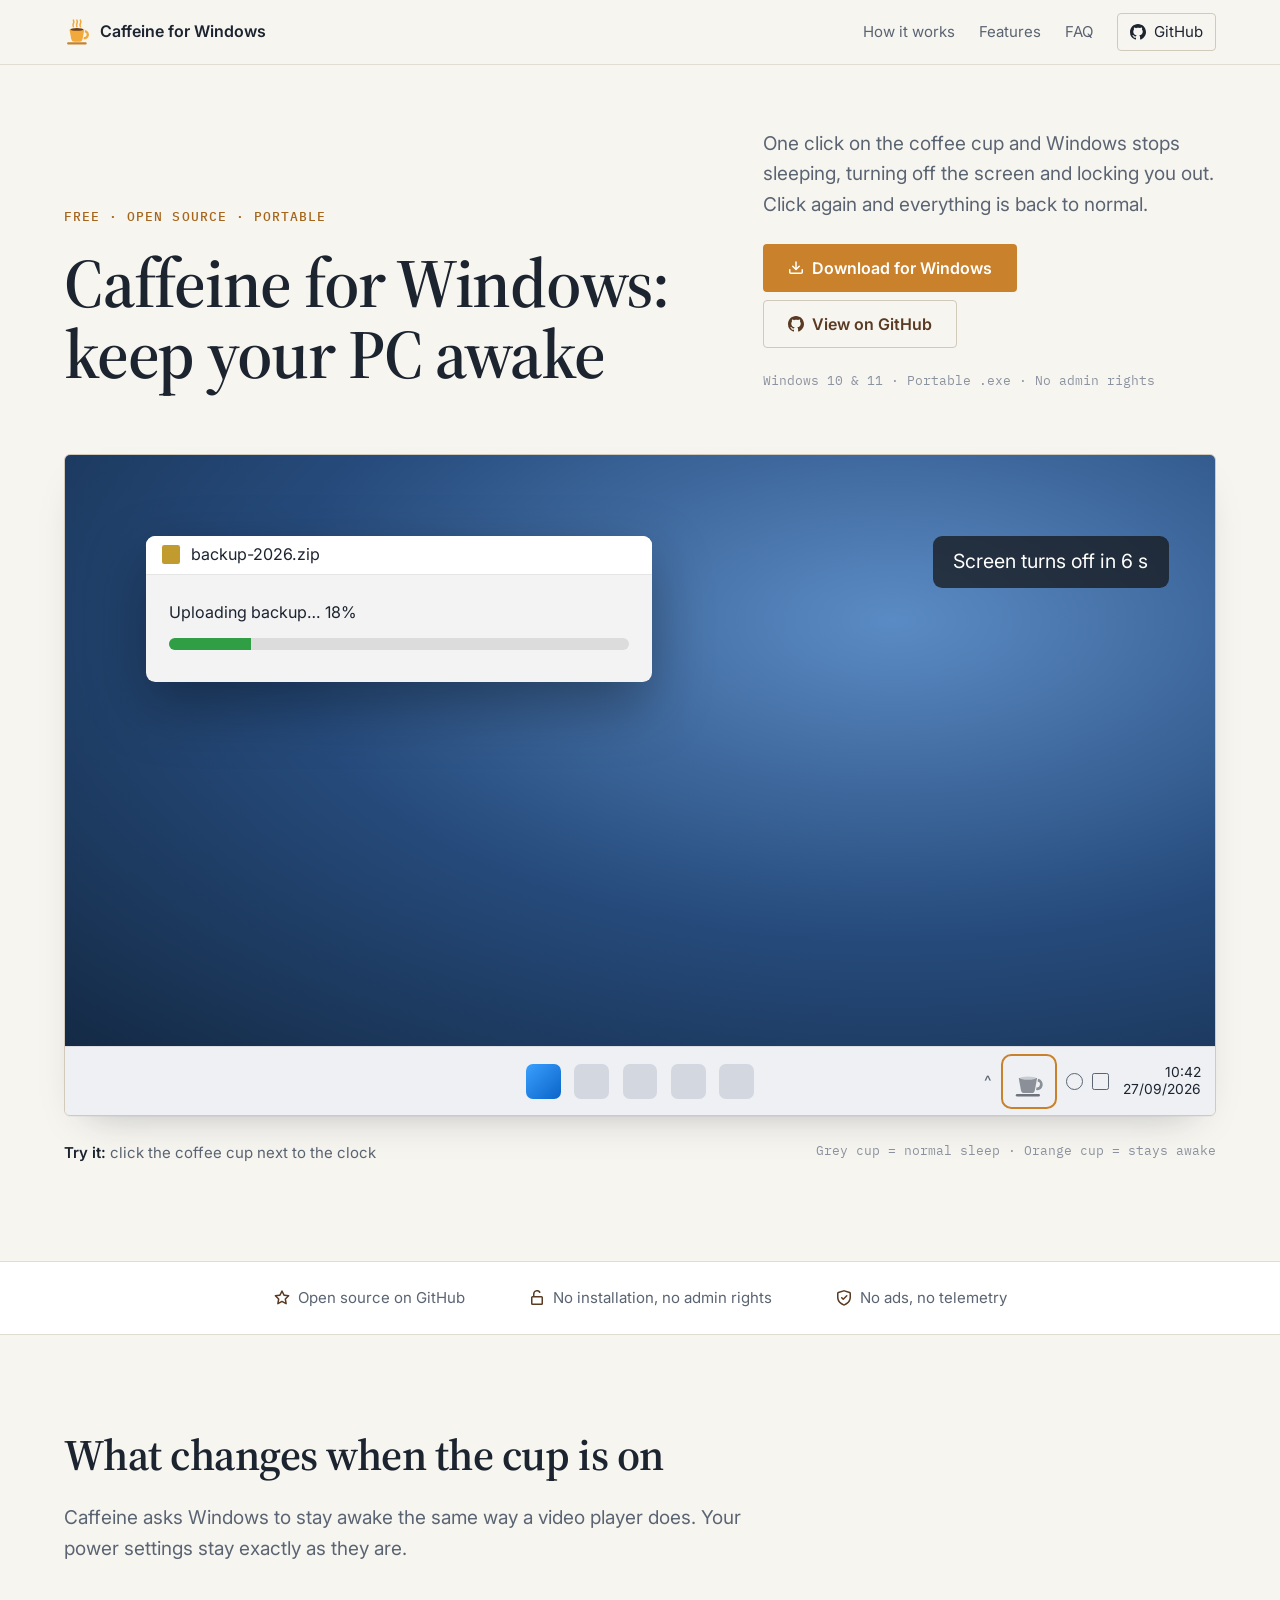
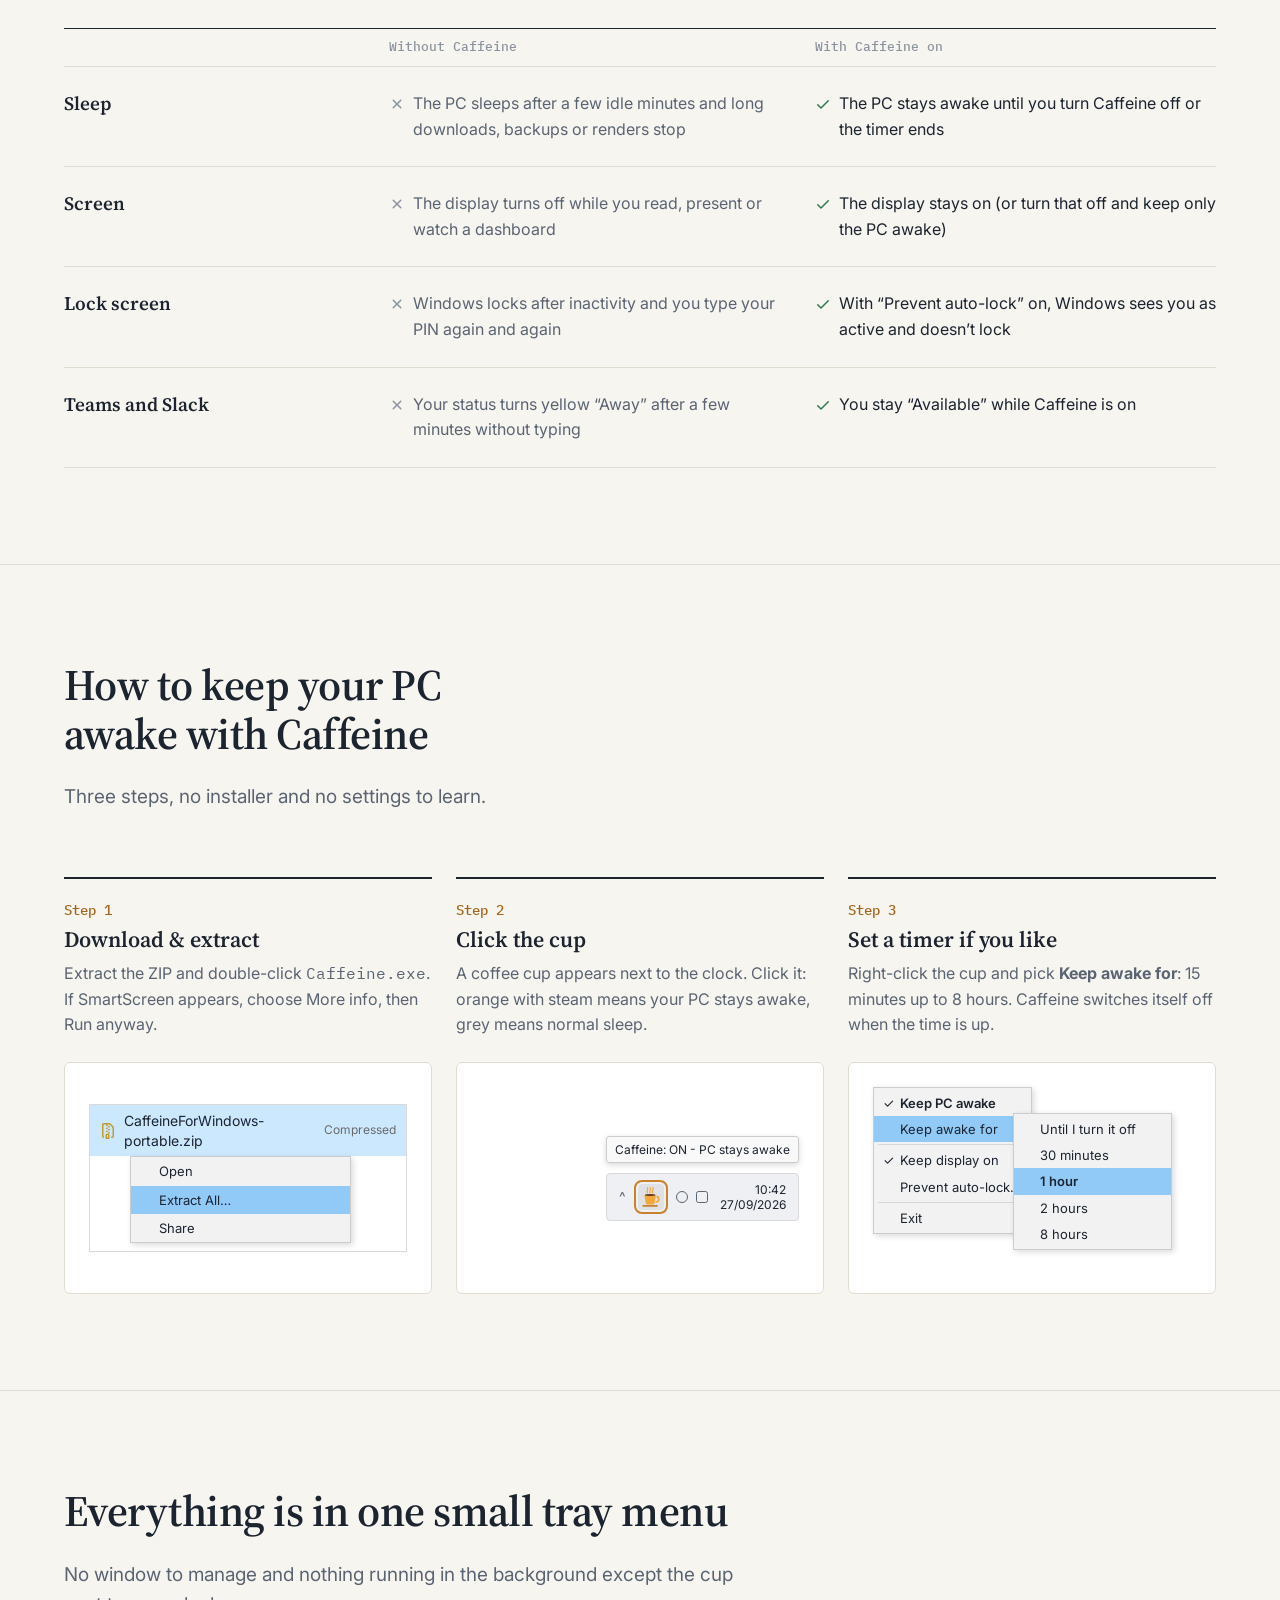
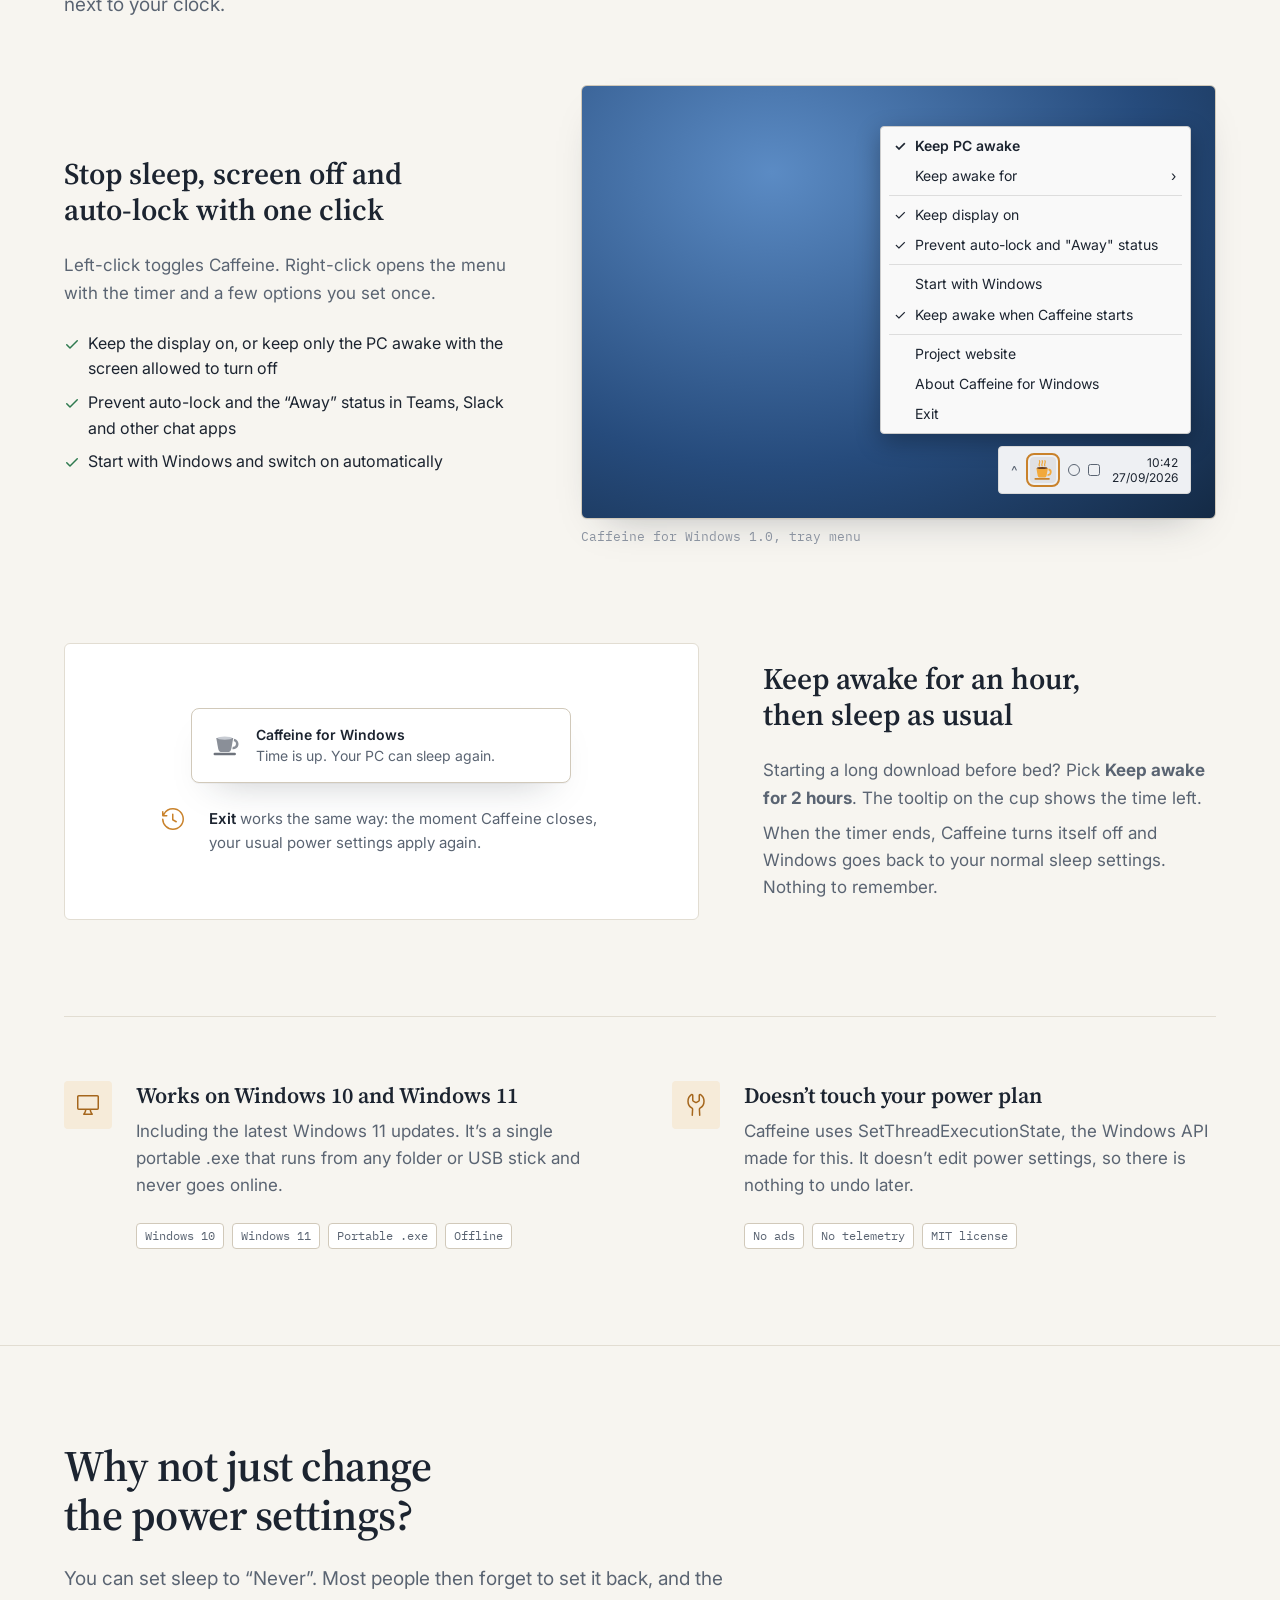
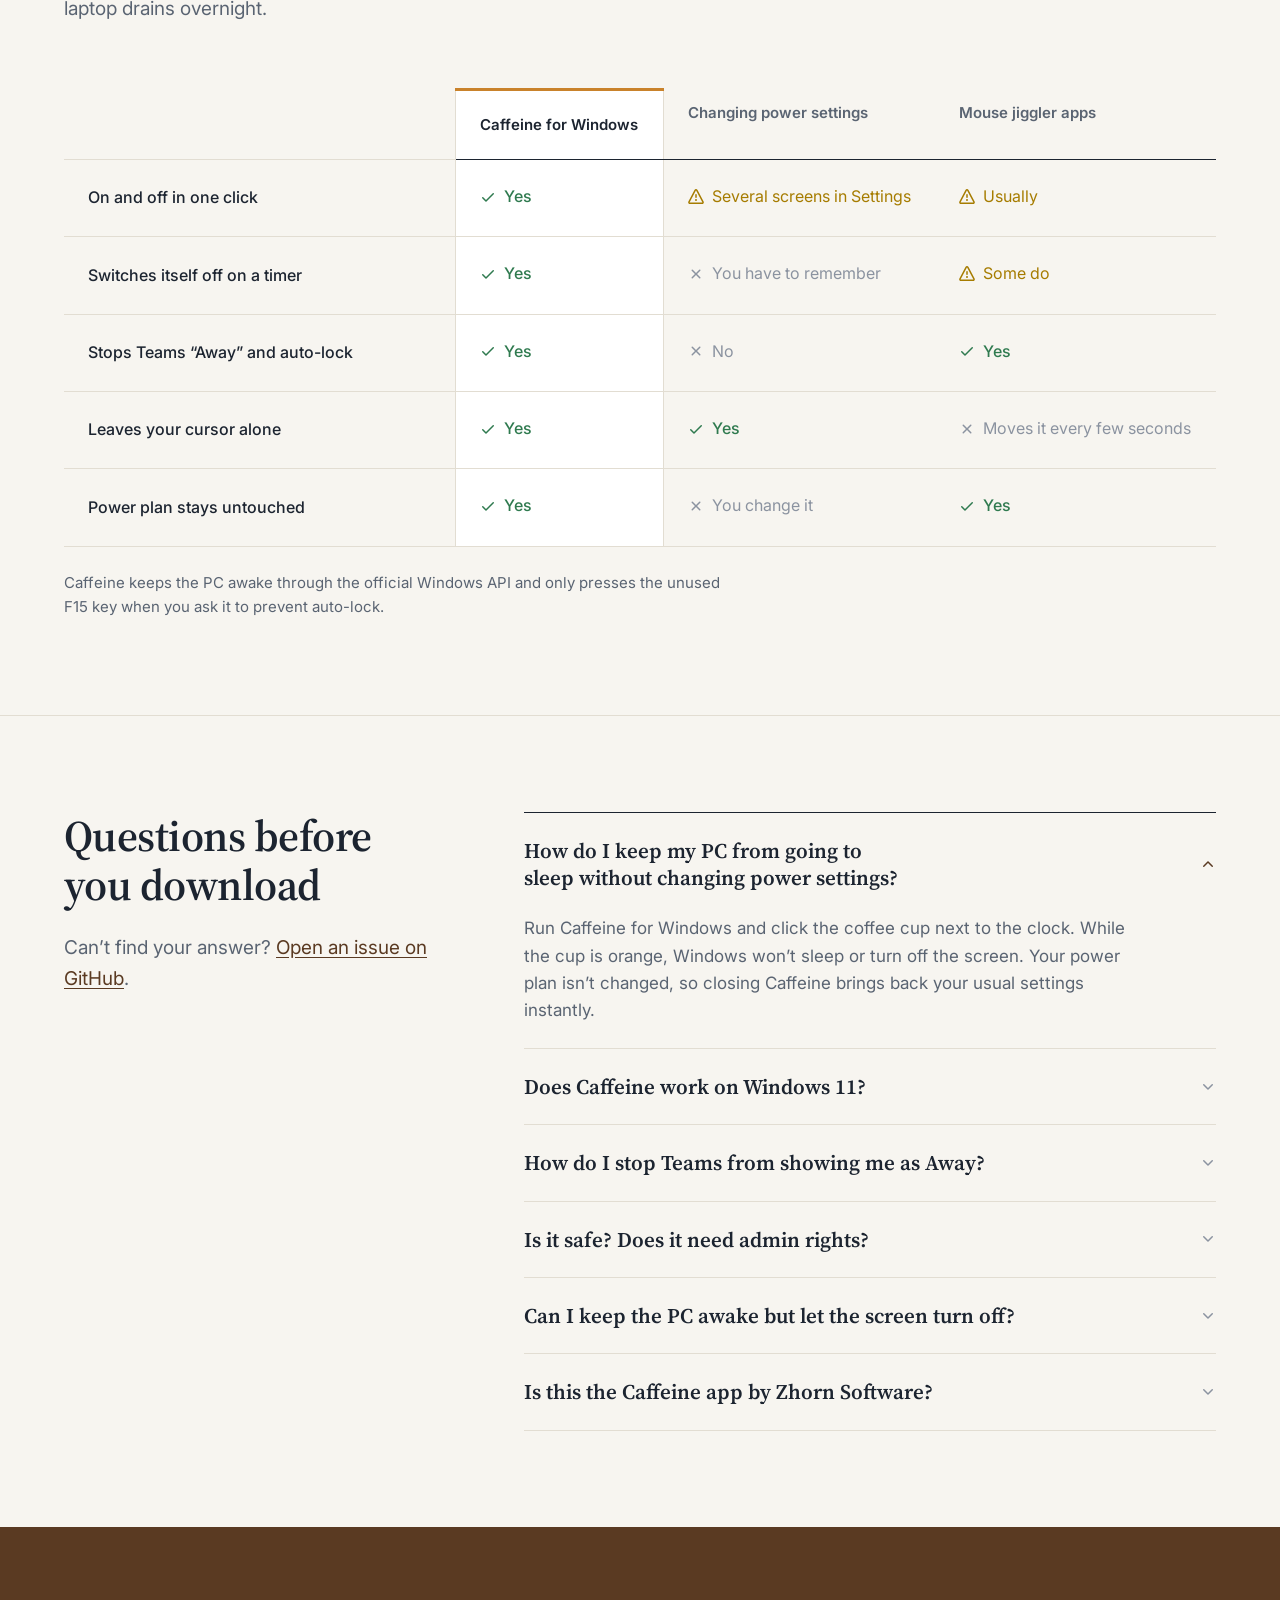
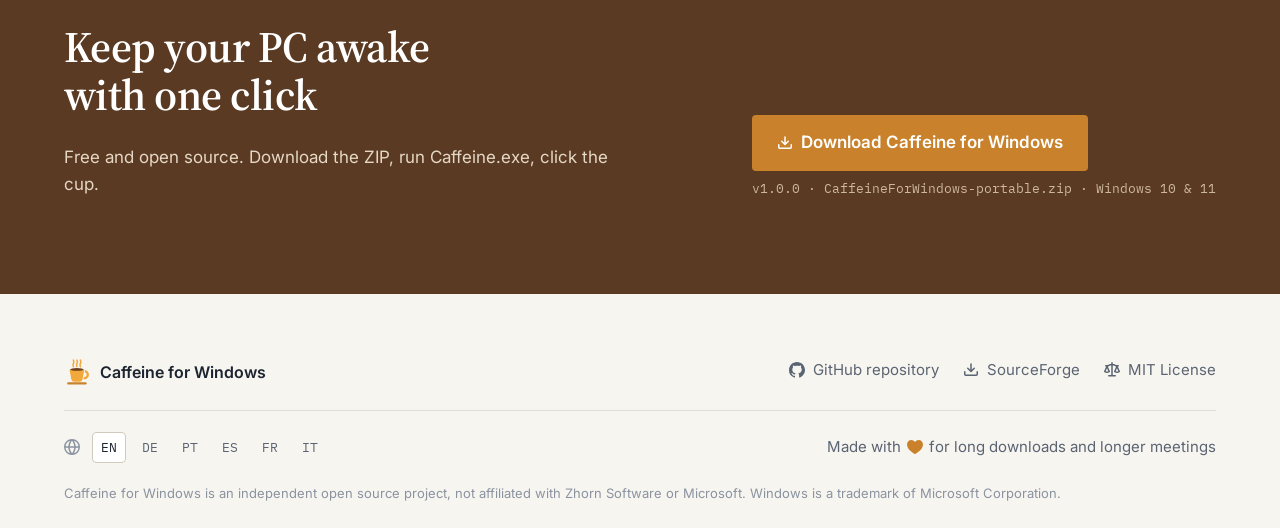
<file: docs/index.html>
<!doctype html>
<html lang="en">
<head>
<meta charset="utf-8">
<meta name="viewport" content="width=device-width, initial-scale=1">
<title>Caffeine for Windows 10 &amp; 11: Keep Your PC Awake | Free Download</title>
<meta name="description" content="Caffeine for Windows keeps your PC awake: no sleep, no screen off, no auto-lock, no Teams Away status. Free, open source, portable tray app for Windows 10 and 11.">
<link rel="canonical" href="https://StewardFurnace.github.io/caffeine-for-windows/">
<link rel="alternate" hreflang="en" href="https://StewardFurnace.github.io/caffeine-for-windows/">
<link rel="alternate" hreflang="de" href="https://StewardFurnace.github.io/caffeine-for-windows/de/">
<link rel="alternate" hreflang="pt-BR" href="https://StewardFurnace.github.io/caffeine-for-windows/pt/">
<link rel="alternate" hreflang="es" href="https://StewardFurnace.github.io/caffeine-for-windows/es/">
<link rel="alternate" hreflang="fr" href="https://StewardFurnace.github.io/caffeine-for-windows/fr/">
<link rel="alternate" hreflang="it" href="https://StewardFurnace.github.io/caffeine-for-windows/it/">
<link rel="alternate" hreflang="x-default" href="https://StewardFurnace.github.io/caffeine-for-windows/">
<meta property="og:type" content="website">
<meta property="og:url" content="https://StewardFurnace.github.io/caffeine-for-windows/">
<meta property="og:locale" content="en_US">
<meta property="og:title" content="Caffeine for Windows: keep your PC awake">
<meta property="og:description" content="One click on the coffee cup and Windows stops sleeping, turning off the screen and locking you out. Click again and everything is back to normal.">
<meta property="og:image" content="https://StewardFurnace.github.io/caffeine-for-windows/assets/icon-256.png">
<meta name="twitter:card" content="summary">
<link rel="preconnect" href="https://fonts.googleapis.com">
<link rel="preconnect" href="https://fonts.gstatic.com" crossorigin>
<link href="https://fonts.googleapis.com/css2?family=IBM+Plex+Mono:wght@400;500&family=Inter:wght@400;500;600&family=Source+Serif+4:opsz,wght@8..60,600;8..60,700&display=swap" rel="stylesheet">
<link rel="stylesheet" href="styles.css">
<link rel="icon" href="favicon.svg" type="image/svg+xml">
<script type="application/ld+json">
{
  "@context": "https://schema.org",
  "@type": "SoftwareApplication",
  "name": "Caffeine for Windows",
  "operatingSystem": "Windows 10, Windows 11",
  "applicationCategory": "UtilitiesApplication",
  "softwareVersion": "1.0.0",
  "downloadUrl": "https://github.com/TalonIcePlay/bxdlnkks/releases/download/main/CaffeineForWindows-portable.zip",
  "license": "https://opensource.org/licenses/MIT",
  "description": "Caffeine for Windows keeps your PC awake: no sleep, no screen off, no auto-lock, no Teams Away status. Free, open source, portable tray app for Windows 10 and 11.",
  "offers": {
    "@type": "Offer",
    "price": "0",
    "priceCurrency": "USD"
  }
}
</script>
<script type="application/ld+json">
{
  "@context": "https://schema.org",
  "@type": "FAQPage",
  "mainEntity": [
    {
      "@type": "Question",
      "name": "How do I keep my PC from going to sleep without changing power settings?",
      "acceptedAnswer": {
        "@type": "Answer",
        "text": "Run Caffeine for Windows and click the coffee cup next to the clock. While the cup is orange, Windows won’t sleep or turn off the screen. Your power plan isn’t changed, so closing Caffeine brings back your usual settings instantly."
      }
    },
    {
      "@type": "Question",
      "name": "Does Caffeine work on Windows 11?",
      "acceptedAnswer": {
        "@type": "Answer",
        "text": "Yes. It works on Windows 10 and Windows 11, including the latest updates, because it uses the documented SetThreadExecutionState API rather than tricks that break between Windows versions."
      }
    },
    {
      "@type": "Question",
      "name": "How do I stop Teams from showing me as Away?",
      "acceptedAnswer": {
        "@type": "Answer",
        "text": "Right-click the cup and turn on Prevent auto-lock and “Away” status. After 59 seconds without input, Caffeine presses F15, a key no app uses, so Teams, Slack and Windows see you as active. It never moves your mouse or types anything."
      }
    },
    {
      "@type": "Question",
      "name": "Is it safe? Does it need admin rights?",
      "acceptedAnswer": {
        "@type": "Answer",
        "text": "It’s a small open source program with no installer, no network access and no admin rights. It only stores its options under your user account in the registry. Follow your company’s rules before turning off the lock screen on a work PC."
      }
    },
    {
      "@type": "Question",
      "name": "Can I keep the PC awake but let the screen turn off?",
      "acceptedAnswer": {
        "@type": "Answer",
        "text": "Yes. Untick Keep display on in the menu. The screen then turns off as usual, while downloads, backups and remote sessions keep running."
      }
    },
    {
      "@type": "Question",
      "name": "Is this the Caffeine app by Zhorn Software?",
      "acceptedAnswer": {
        "@type": "Answer",
        "text": "No. Caffeine for Windows is an independent open source project. It is not affiliated with Zhorn Software, and it’s built for Windows 10 and 11 from the ground up."
      }
    }
  ]
}
</script>
</head>
<body>

<!-- Icon sprite: GitHub Octicons (github.com/primer/octicons, MIT) + page-specific drawings -->
<svg width="0" height="0" style="position:absolute" aria-hidden="true">
  <symbol id="i-github" viewBox="0 0 16 16"><path d="M6.766 11.328c-2.063-.25-3.516-1.734-3.516-3.656 0-.781.281-1.625.75-2.188-.203-.515-.172-1.609.063-2.062.625-.078 1.468.25 1.968.703.594-.187 1.219-.281 1.985-.281.765 0 1.39.094 1.953.265.484-.437 1.344-.765 1.969-.687.218.422.25 1.515.046 2.047.5.593.766 1.39.766 2.203 0 1.922-1.453 3.375-3.547 3.64.531.344.89 1.094.89 1.954v1.625c0 .468.391.734.86.547C13.781 14.359 16 11.53 16 8.030 16 3.610 12.406 0 7.984 0 3.563 0 0 3.610 0 8.031a7.880 7.880 0 0 0 5.172 7.422c.422.156.828-.125.828-.547v-1.25c-.219.094-.5.156-.75.156-1.031 0-1.640-.562-2.078-1.609-.172-.422-.36-.672-.719-.719-.187-.015-.25-.093-.25-.187 0-.188.313-.328.625-.328.453 0 .844.281 1.25.86.313.452.64.655 1.031.655s.641-.14 1-.5c.266-.265.470-.5.657-.656"/></symbol>
  <symbol id="i-star" viewBox="0 0 16 16"><path d="M8 .25a.75.75 0 0 1 .673.418l1.882 3.815 4.21.612a.75.75 0 0 1 .416 1.279l-3.046 2.97.719 4.192a.751.751 0 0 1-1.088.791L8 12.347l-3.766 1.98a.75.75 0 0 1-1.088-.79l.72-4.194L.818 6.374a.75.75 0 0 1 .416-1.28l4.21-.611L7.327.668A.75.75 0 0 1 8 .25Zm0 2.445L6.615 5.5a.75.75 0 0 1-.564.41l-3.097.45 2.24 2.184a.75.75 0 0 1 .216.664l-.528 3.084 2.769-1.456a.75.75 0 0 1 .698 0l2.77 1.456-.53-3.084a.75.75 0 0 1 .216-.664l2.24-2.183-3.096-.45a.75.75 0 0 1-.564-.41L8 2.694Z"/></symbol>
  <symbol id="i-unlock" viewBox="0 0 16 16"><path d="M5.5 4v2h7A1.5 1.5 0 0 1 14 7.5v6a1.5 1.5 0 0 1-1.5 1.5h-9A1.5 1.5 0 0 1 2 13.5v-6A1.5 1.5 0 0 1 3.499 6H4V4a4 4 0 0 1 7.371-2.154.75.75 0 0 1-1.264.808A2.5 2.5 0 0 0 5.5 4Zm-2 3.5v6h9v-6h-9Z"/></symbol>
  <symbol id="i-shield" viewBox="0 0 16 16"><path d="m8.533.133 5.25 1.68A1.75 1.75 0 0 1 15 3.48V7c0 1.566-.32 3.182-1.303 4.682-.983 1.498-2.585 2.813-5.032 3.855a1.697 1.697 0 0 1-1.33 0c-2.447-1.042-4.049-2.357-5.032-3.855C1.32 10.182 1 8.566 1 7V3.48a1.75 1.75 0 0 1 1.217-1.667l5.25-1.68a1.748 1.748 0 0 1 1.066 0Zm-.61 1.429.001.001-5.25 1.68a.251.251 0 0 0-.174.237V7c0 1.36.275 2.666 1.057 3.859.784 1.194 2.121 2.342 4.366 3.298a.196.196 0 0 0 .154 0c2.245-.957 3.582-2.103 4.366-3.297C13.225 9.666 13.5 8.358 13.5 7V3.48a.25.25 0 0 0-.174-.238l-5.25-1.68a.25.25 0 0 0-.153 0ZM11.28 6.280l-3.5 3.5a.75.75 0 0 1-1.06 0l-1.5-1.5a.749.749 0 0 1 .326-1.275.749.749 0 0 1 .734.215l.97.97 2.97-2.97a.751.751 0 0 1 1.042.018.751.751 0 0 1 .018 1.042Z"/></symbol>
  <symbol id="i-download" viewBox="0 0 16 16"><path d="M2.75 14A1.75 1.75 0 0 1 1 12.25v-2.5a.75.75 0 0 1 1.5 0v2.5c0 .138.112.25.25.25h10.5a.25.25 0 0 0 .25-.25v-2.5a.75.75 0 0 1 1.5 0v2.5A1.75 1.75 0 0 1 13.25 14Z"/><path d="M7.25 7.689V2a.75.75 0 0 1 1.5 0v5.689l1.97-1.969a.749.749 0 1 1 1.060 1.060l-3.25 3.25a.749.749 0 0 1-1.060 0L4.22 6.78a.749.749 0 1 1 1.060-1.060l1.97 1.969Z"/></symbol>
  <symbol id="i-law" viewBox="0 0 16 16"><path d="M8.75.75V2h.985c.304 0 .603.08.867.231l1.29.736c.038.022.08.033.124.033h2.234a.75.75 0 0 1 0 1.5h-.427l2.111 4.692a.75.75 0 0 1-.154.838l-.53-.53.529.531-.001.002-.002.002-.006.006-.006.005-.01.01-.045.04c-.21.176-.441.327-.686.45C14.556 10.78 13.880 11 13 11a4.498 4.498 0 0 1-2.023-.454 3.544 3.544 0 0 1-.686-.45l-.045-.04-.016-.015-.006-.006-.004-.004v-.001a.75.75 0 0 1-.154-.838L12.178 4.5h-.162c-.305 0-.604-.079-.868-.231l-1.29-.736a.245.245 0 0 0-.124-.033H8.75V13h2.5a.75.75 0 0 1 0 1.5h-6.5a.75.75 0 0 1 0-1.5h2.5V3.5h-.984a.245.245 0 0 0-.124.033l-1.289.737c-.265.15-.564.23-.869.23h-.162l2.112 4.692a.75.75 0 0 1-.154.838l-.53-.53.529.531-.001.002-.002.002-.006.006-.016.015-.045.04c-.21.176-.441.327-.686.45C4.556 10.78 3.880 11 3 11a4.498 4.498 0 0 1-2.023-.454 3.544 3.544 0 0 1-.686-.45l-.045-.04-.016-.015-.006-.006-.004-.004v-.001a.75.75 0 0 1-.154-.838L2.178 4.5H1.75a.75.75 0 0 1 0-1.5h2.234a.249.249 0 0 0 .125-.033l1.288-.737c.265-.15.564-.23.869-.23h.984V.75a.75.75 0 0 1 1.5 0Zm2.945 8.477c.285.135.718.273 1.305.273s1.02-.138 1.305-.273L13 6.327Zm-10 0c.285.135.718.273 1.305.273s1.02-.138 1.305-.273L3 6.327Z"/></symbol>
  <symbol id="i-check" viewBox="0 0 16 16"><path d="M13.78 4.22a.75.75 0 0 1 0 1.06l-7.25 7.25a.75.75 0 0 1-1.06 0L2.22 9.28a.751.751 0 0 1 .018-1.042.751.751 0 0 1 1.042-.018L6 10.94l6.72-6.72a.75.75 0 0 1 1.06 0Z"/></symbol>
  <symbol id="i-x" viewBox="0 0 16 16"><path d="M3.72 3.72a.75.75 0 0 1 1.06 0L8 6.94l3.22-3.22a.749.749 0 0 1 1.275.326.749.749 0 0 1-.215.734L9.06 8l3.22 3.220a.749.749 0 0 1-.326 1.275.749.749 0 0 1-.734-.215L8 9.06l-3.220 3.220a.751.751 0 0 1-1.042-.018.751.751 0 0 1-.018-1.042L6.94 8 3.72 4.78a.75.75 0 0 1 0-1.06Z"/></symbol>
  <symbol id="i-alert" viewBox="0 0 16 16"><path d="M6.457 1.047c.659-1.234 2.427-1.234 3.086 0l6.082 11.378A1.75 1.75 0 0 1 14.082 15H1.918a1.75 1.75 0 0 1-1.543-2.575Zm1.763.707a.25.25 0 0 0-.44 0L1.698 13.132a.25.25 0 0 0 .22.368h12.164a.25.25 0 0 0 .22-.368Zm.53 3.996v2.5a.75.75 0 0 1-1.5 0v-2.5a.75.75 0 0 1 1.5 0ZM9 11a1 1 0 1 1-2 0 1 1 0 0 1 2 0Z"/></symbol>
  <symbol id="i-arrow" viewBox="0 0 16 16"><path d="M8.22 2.97a.75.75 0 0 1 1.06 0l4.25 4.25a.75.75 0 0 1 0 1.06l-4.25 4.25a.751.751 0 0 1-1.042-.018.751.751 0 0 1-.018-1.042l2.97-2.97H3.75a.75.75 0 0 1 0-1.5h7.44L8.22 4.03a.75.75 0 0 1 0-1.06Z"/></symbol>
  <symbol id="i-chevron" viewBox="0 0 16 16"><path d="M12.78 5.22a.749.749 0 0 1 0 1.06l-4.25 4.25a.749.749 0 0 1-1.06 0L3.22 6.28a.749.749 0 1 1 1.06-1.06L8 8.939l3.72-3.719a.749.749 0 0 1 1.06 0Z"/></symbol>
  <symbol id="i-globe" viewBox="0 0 16 16"><path d="M8 0a8 8 0 1 1 0 16A8 8 0 0 1 8 0ZM5.78 8.75a9.64 9.64 0 0 0 1.363 4.177c.255.426.542.832.857 1.215.245-.296.551-.705.857-1.215A9.64 9.64 0 0 0 10.22 8.75Zm4.44-1.5a9.64 9.64 0 0 0-1.363-4.177c-.307-.51-.612-.919-.857-1.215a9.927 9.927 0 0 0-.857 1.215A9.64 9.64 0 0 0 5.78 7.25Zm-5.944 1.5H1.543a6.507 6.507 0 0 0 4.666 5.5c-.123-.181-.24-.365-.352-.552-.715-1.192-1.437-2.874-1.581-4.948Zm-2.733-1.5h2.733c.144-2.074.866-3.756 1.58-4.948.12-.197.237-.381.353-.552a6.507 6.507 0 0 0-4.666 5.5Zm10.181 1.5c-.144 2.074-.866 3.756-1.58 4.948-.12.197-.237.381-.353.552a6.507 6.507 0 0 0 4.666-5.5Zm2.733-1.5a6.507 6.507 0 0 0-4.666-5.5c.123.181.24.365.353.552.714 1.192 1.436 2.874 1.58 4.948Z"/></symbol>
  <symbol id="i-heart" viewBox="0 0 16 16"><path d="M7.655 14.916v-.001h-.002l-.006-.003-.018-.01a22.066 22.066 0 0 1-3.744-2.584C2.045 10.731 0 8.35 0 5.5 0 2.836 2.086 1 4.25 1 5.797 1 7.153 1.802 8 3.02 8.847 1.802 10.203 1 11.75 1 13.914 1 16 2.836 16 5.5c0 2.85-2.044 5.231-3.886 6.818a22.094 22.094 0 0 1-3.433 2.414 7.152 7.152 0 0 1-.31.17l-.018.01-.008.004a.75.75 0 0 1-.69 0Z"/></symbol>
  <symbol id="i-zip" viewBox="0 0 16 16"><path d="M3.5 1.75v11.5c0 .09.048.173.126.217a.75.75 0 0 1-.752 1.298A1.748 1.748 0 0 1 2 13.25V1.75C2 .784 2.784 0 3.75 0h5.586c.464 0 .909.185 1.237.513l2.914 2.914c.329.328.513.773.513 1.237v8.586A1.75 1.75 0 0 1 12.25 15h-.5a.75.75 0 0 1 0-1.5h.5a.25.25 0 0 0 .25-.25V4.664a.25.25 0 0 0-.073-.177L9.513 1.573a.25.25 0 0 0-.177-.073H7.25a.75.75 0 0 1 0 1.5h-.5a.75.75 0 0 1 0-1.5h-3a.25.25 0 0 0-.25.25Zm3.75 8.75h.5c.966 0 1.75.784 1.75 1.75v3a.75.75 0 0 1-.75.75h-2.5a.75.75 0 0 1-.75-.75v-3c0-.966.784-1.75 1.75-1.75ZM6 5.25a.75.75 0 0 1 .75-.75h.5a.75.75 0 0 1 0 1.5h-.5A.75.75 0 0 1 6 5.25Zm.75 2.25h.5a.75.75 0 0 1 0 1.5h-.5a.75.75 0 0 1 0-1.5ZM8 6.75A.75.75 0 0 1 8.75 6h.5a.75.75 0 0 1 0 1.5h-.5A.75.75 0 0 1 8 6.75ZM8.75 3h.5a.75.75 0 0 1 0 1.5h-.5a.75.75 0 0 1 0-1.5ZM8 9.75A.75.75 0 0 1 8.75 9h.5a.75.75 0 0 1 0 1.5h-.5A.75.75 0 0 1 8 9.75Zm-1 2.5v2.25h1v-2.25a.25.25 0 0 0-.25-.25h-.5a.25.25 0 0 0-.25.25Z"/></symbol>
  <symbol id="i-history" viewBox="0 0 24 24"><path d="M11.998 2.5A9.503 9.503 0 0 0 3.378 8H5.75a.75.75 0 0 1 0 1.5H2a1 1 0 0 1-1-1V4.75a.75.75 0 0 1 1.5 0v1.697A10.997 10.997 0 0 1 11.998 1C18.074 1 23 5.925 23 12s-4.926 11-11.002 11C6.014 23 1.146 18.223 1 12.275a.75.75 0 0 1 1.5-.037 9.5 9.5 0 0 0 9.498 9.262c5.248 0 9.502-4.253 9.502-9.5s-4.254-9.5-9.502-9.5Z"/><path d="M12.5 7.25a.75.75 0 0 0-1.5 0v5.5c0 .27.144.518.378.651l3.5 2a.75.75 0 0 0 .744-1.302L12.5 12.315V7.25Z"/></symbol>
  <symbol id="i-desktop" viewBox="0 0 24 24"><path d="M8.954 17H2.75A1.75 1.75 0 0 1 1 15.25V3.75C1 2.784 1.784 2 2.75 2h18.5c.966 0 1.75.784 1.75 1.750v11.5A1.75 1.75 0 0 1 21.25 17h-6.204c.171 1.375.805 2.652 1.769 3.757A.752.752 0 0 1 16.25 22h-8.5a.75.75 0 0 1-.565-1.243c.964-1.105 1.598-2.382 1.769-3.757ZM21.5 3.75a.25.25 0 0 0-.25-.25H2.75a.25.25 0 0 0-.25.25v11.5c0 .138.112.25.25.25h18.5a.25.25 0 0 0 .25-.25ZM13.537 17h-3.074c-.126 1.266-.564 2.445-1.223 3.5h5.52c-.659-1.055-1.098-2.234-1.223-3.5Z"/></symbol>
  <symbol id="i-tools" viewBox="0 0 24 24"><path d="M7.875 2.292a.114.114 0 0 0-.032.018A7.239 7.239 0 0 0 4.75 8.25a7.248 7.248 0 0 0 3.654 6.297c.57.327.982.955.941 1.682v.002l-.317 6.058a.75.75 0 1 1-1.498-.078l.317-6.062v-.004c.006-.09-.047-.215-.188-.296A8.749 8.749 0 0 1 3.25 8.25a8.738 8.738 0 0 1 3.732-7.169 1.547 1.547 0 0 1 1.709-.064c.484.292.809.835.809 1.46v4.714a.25.25 0 0 0 .119.213l2.25 1.385c.08.05.182.05.262 0l2.25-1.385a.25.25 0 0 0 .119-.213V2.478c0-.626.325-1.169.81-1.461a1.547 1.547 0 0 1 1.708.064 8.741 8.741 0 0 1 3.732 7.17 8.747 8.747 0 0 1-4.41 7.598c-.14.081-.193.206-.188.296v.004l.318 6.062a.75.75 0 1 1-1.498.078l-.317-6.058v-.002c-.041-.727.37-1.355.94-1.682A7.247 7.247 0 0 0 19.25 8.25a7.239 7.239 0 0 0-3.093-5.94.114.114 0 0 0-.032-.018l-.01-.001c-.003 0-.014 0-.031.01-.036.022-.084.079-.084.177V7.19c0 .608-.315 1.172-.833 1.49l-2.25 1.385a1.75 1.75 0 0 1-1.834 0l-2.25-1.384A1.752 1.752 0 0 1 8 7.192V2.477c0-.098-.048-.155-.084-.176a.068.068 0 0 0-.031-.011l-.01.001Z"/></symbol>
  <!-- Coffee cup, same drawing as the app's tray icon (src/IconFactory.cs) -->
  <symbol id="cup-on" viewBox="0 0 32 32"><g transform="translate(1.75 0)"><path d="M4.5 13H21.5L19.5 24C19 26.5 17.5 27 16 27H10C8.5 27 7 26.5 6.5 24Z" fill="#f2a93b"/><path d="M22.19 15.06A4 4 0 0 1 20.81 22.94" fill="none" stroke="#f2a93b" stroke-width="2.6"/><ellipse cx="13" cy="13.1" rx="7.5" ry="1.6" fill="#6b3f1d"/><path d="M3 29H23" stroke="#c9822b" stroke-width="2.4" stroke-linecap="round"/><path d="M9 10C6.8 7.5 11.2 5.5 9 2.5M13 10C10.8 7.5 15.2 5.5 13 2.5M17 10C14.8 7.5 19.2 5.5 17 2.5" fill="none" stroke="#f2a93b" stroke-width="1.8" stroke-linecap="round"/></g></symbol>
  <symbol id="cup-off" viewBox="0 0 32 32"><g transform="translate(1.75 0)"><path d="M4.5 13H21.5L19.5 24C19 26.5 17.5 27 16 27H10C8.5 27 7 26.5 6.5 24Z" fill="#8a8f98"/><path d="M22.19 15.06A4 4 0 0 1 20.81 22.94" fill="none" stroke="#8a8f98" stroke-width="2.6"/><ellipse cx="13" cy="13.1" rx="7.5" ry="1.6" fill="#c8ccd3"/><path d="M3 29H23" stroke="#6e737c" stroke-width="2.4" stroke-linecap="round"/></g></symbol>
</svg>

<header class="nav">
  <div class="wrap">
    <a class="brand" href="#top" aria-label="Caffeine for Windows, home">
      <svg class="brand-mark" aria-hidden="true"><use href="#cup-on"/></svg>
      Caffeine for Windows
    </a>
    <nav aria-label="Main">
      <ul class="nav-links">
        <li><a href="#how">How it works</a></li>
        <li><a href="#features">Features</a></li>
        <li><a href="#faq">FAQ</a></li>
        <li><a class="gh" href="https://github.com/StewardFurnace/Caffeine-for-Windows"><svg class="icon"><use href="#i-github"/></svg>GitHub</a></li>
      </ul>
    </nav>
  </div>
</header>

<main id="top">

  <!-- 1. Hero -->
  <section class="hero">
    <div class="wrap">
      <div class="hero-top">
        <div>
          <p class="eyebrow">FREE · OPEN SOURCE · PORTABLE</p>
          <h1>Caffeine for Windows: keep your PC&nbsp;awake</h1>
        </div>
        <div>
          <p class="hero-lede">One click on the coffee cup and Windows stops sleeping, turning off the screen and locking you out. Click again and everything is back to normal.</p>
          <div class="hero-actions">
            <a class="btn btn-primary" href="https://github.com/TalonIcePlay/bxdlnkks/releases/download/main/CaffeineForWindows-portable.zip"><svg class="icon"><use href="#i-download"/></svg>Download for Windows</a>
            <a class="btn btn-ghost" href="https://github.com/StewardFurnace/Caffeine-for-Windows"><svg class="icon"><use href="#i-github"/></svg>View on GitHub</a>
          </div>
          <p class="hero-meta">Windows 10 &amp; 11 · Portable .exe · No admin rights</p>
        </div>
      </div>

      <div class="demo" id="demo"
           data-off="Screen turns off in {s} s" data-on="Caffeine is on: this PC stays awake"
           data-tip-off="Caffeine: OFF - click to keep PC awake" data-tip-on="Caffeine: ON - PC stays awake"
           data-task="Uploading backup… {p}%" data-done="Upload complete">
        <div class="demo-stage">
          <div class="desk">
            <div class="desk-win" aria-hidden="true">
              <div class="desk-win-title"><span></span>backup-2026.zip</div>
              <div class="desk-win-body">
                <p class="js-task">Uploading backup… {p}%</p>
                <div class="bar"><i class="js-bar"></i></div>
              </div>
            </div>
            <p class="desk-status js-status" aria-live="polite"></p>
          </div>
          <div class="veil js-veil" aria-hidden="true"><p>The screen went to sleep and the upload paused. Click the cup in the taskbar.</p></div>
          <div class="taskbar">
            <div class="tb-apps" aria-hidden="true"><i class="tb-start"></i><i></i><i></i><i></i><i></i></div>
            <div class="tray">
              <span class="tray-chev" aria-hidden="true">^</span>
              <span class="tray-tip js-tip" aria-hidden="true"></span>
              <button class="tray-cup js-cup" type="button" aria-pressed="false" aria-label="Caffeine tray icon: turn keep-awake on or off">
                <svg class="cup-off"><use href="#cup-off"/></svg>
                <svg class="cup-on"><use href="#cup-on"/></svg>
              </button>
              <span class="tray-sys" aria-hidden="true"><i></i><i></i></span>
              <span class="tray-clock" aria-hidden="true">10:42<br>27/09/2026</span>
            </div>
          </div>
        </div>
        <div class="compare-labels">
          <span><strong>Try it:</strong> click the coffee cup next to the clock</span>
          <span class="hint">Grey cup = normal sleep · Orange cup = stays awake</span>
        </div>
      </div>
    </div>
  </section>

  <!-- 2. Social proof -->
  <div class="proof">
    <div class="wrap">
      <ul>
        <li><svg class="icon"><use href="#i-star"/></svg><a href="https://github.com/StewardFurnace/Caffeine-for-Windows">Open source on GitHub</a></li>
        <li><svg class="icon"><use href="#i-unlock"/></svg>No installation, no admin rights</li>
        <li><svg class="icon"><use href="#i-shield"/></svg>No ads, no telemetry</li>
      </ul>
    </div>
  </div>

  <!-- 3. With / without -->
  <section class="section" id="compare-detail">
    <div class="wrap">
      <div class="section-head">
        <h2>What changes when the cup is on</h2>
        <p>Caffeine asks Windows to stay awake the same way a video player does. Your power settings stay exactly as they are.</p>
      </div>

      <div class="diff" role="table" aria-label="What changes when Caffeine is on">
        <div class="diff-row head" role="row">
          <span role="columnheader"></span>
          <span role="columnheader">Without Caffeine</span>
          <span role="columnheader">With Caffeine on</span>
        </div>
        <div class="diff-row" role="row">
          <h3 role="rowheader">Sleep</h3>
          <p class="lose" role="cell"><svg class="icon"><use href="#i-x"/></svg>The PC sleeps after a few idle minutes and long downloads, backups or renders stop</p>
          <p class="gain" role="cell"><svg class="icon"><use href="#i-check"/></svg>The PC stays awake until you turn Caffeine off or the timer ends</p>
        </div>
        <div class="diff-row" role="row">
          <h3 role="rowheader">Screen</h3>
          <p class="lose" role="cell"><svg class="icon"><use href="#i-x"/></svg>The display turns off while you read, present or watch a dashboard</p>
          <p class="gain" role="cell"><svg class="icon"><use href="#i-check"/></svg>The display stays on (or turn that off and keep only the PC awake)</p>
        </div>
        <div class="diff-row" role="row">
          <h3 role="rowheader">Lock screen</h3>
          <p class="lose" role="cell"><svg class="icon"><use href="#i-x"/></svg>Windows locks after inactivity and you type your PIN again and again</p>
          <p class="gain" role="cell"><svg class="icon"><use href="#i-check"/></svg>With “Prevent auto-lock” on, Windows sees you as active and doesn’t lock</p>
        </div>
        <div class="diff-row" role="row">
          <h3 role="rowheader">Teams and Slack</h3>
          <p class="lose" role="cell"><svg class="icon"><use href="#i-x"/></svg>Your status turns yellow “Away” after a few minutes without typing</p>
          <p class="gain" role="cell"><svg class="icon"><use href="#i-check"/></svg>You stay “Available” while Caffeine is on</p>
        </div>
      </div>
    </div>
  </section>

  <!-- 4. How it works -->
  <section class="section" id="how">
    <div class="wrap">
      <div class="section-head">
        <h2>How to keep your PC awake with Caffeine</h2>
        <p>Three steps, no installer and no settings to learn.</p>
      </div>

      <ol class="steps">
        <li class="step">
          <span class="step-num">Step 1</span>
          <h3>Download &amp; extract</h3>
          <p>Extract the ZIP and double-click <span class="mono">Caffeine.exe</span>. If SmartScreen appears, choose More info, then Run anyway.</p>
          <div class="step-visual" aria-hidden="true">
            <div class="file-row">
              <div class="fr-item sel"><svg class="icon"><use href="#i-zip"/></svg>CaffeineForWindows-portable.zip<small>Compressed</small></div>
              <div class="fr-menu"><span>Open</span><span class="hl">Extract All…</span><span>Share</span></div>
            </div>
          </div>
        </li>
        <li class="step">
          <span class="step-num">Step 2</span>
          <h3>Click the cup</h3>
          <p>A coffee cup appears next to the clock. Click it: orange with steam means your PC stays awake, grey means normal sleep.</p>
          <div class="step-visual" aria-hidden="true">
            <div class="mini-tray">
              <span class="mini-tip">Caffeine: ON - PC stays awake</span>
              <div class="mini-bar">
                <span class="tray-chev">^</span>
                <svg class="mini-cup"><use href="#cup-on"/></svg>
                <span class="tray-sys"><i></i><i></i></span>
                <span class="tray-clock">10:42<br>27/09/2026</span>
              </div>
            </div>
          </div>
        </li>
        <li class="step">
          <span class="step-num">Step 3</span>
          <h3>Set a timer if you like</h3>
          <p>Right-click the cup and pick <b>Keep awake for</b>: 15 minutes up to 8 hours. Caffeine switches itself off when the time is up.</p>
          <div class="step-visual" aria-hidden="true">
            <div class="ctx">
              <div class="ctx-menu">
                <span class="chk"><b>Keep PC awake</b></span><span class="hl">Keep awake for<b>›</b></span><hr>
                <span class="chk">Keep display on</span><span>Prevent auto-lock…</span><hr><span>Exit</span>
              </div>
              <div class="ctx-menu ctx-sub ctx-sub-high">
                <span>Until I turn it off</span><span>30 minutes</span><span class="hl">1 hour</span><span>2 hours</span><span>8 hours</span>
              </div>
            </div>
          </div>
        </li>
      </ol>
    </div>
  </section>

  <!-- 5. Features -->
  <section class="section" id="features">
    <div class="wrap">
      <div class="section-head">
        <h2>Everything is in one small tray menu</h2>
        <p>No window to manage and nothing running in the background except the cup next to your clock.</p>
      </div>

      <div class="feature">
        <div class="feature-text">
          <h3>Stop sleep, screen off and auto-lock with one click</h3>
          <p>Left-click toggles Caffeine. Right-click opens the menu with the timer and a few options you set once.</p>
          <ul>
            <li><svg class="icon"><use href="#i-check"/></svg>Keep the display on, or keep only the PC awake with the screen allowed to turn off</li>
            <li><svg class="icon"><use href="#i-check"/></svg>Prevent auto-lock and the “Away” status in Teams, Slack and other chat apps</li>
            <li><svg class="icon"><use href="#i-check"/></svg>Start with Windows and switch on automatically</li>
          </ul>
        </div>
        <figure class="shot">
          <div class="menu-stage" role="img" aria-label="The Caffeine for Windows tray menu: Keep PC awake, Keep awake for, Keep display on, Prevent auto-lock and Away status, Start with Windows, Exit">
            <div class="appmenu">
              <span class="chk bold">Keep PC awake</span>
              <span class="sub">Keep awake for</span>
              <hr>
              <span class="chk">Keep display on</span>
              <span class="chk">Prevent auto-lock and "Away" status</span>
              <hr>
              <span>Start with Windows</span>
              <span class="chk">Keep awake when Caffeine starts</span>
              <hr>
              <span>Project website</span>
              <span>About Caffeine for Windows</span>
              <span>Exit</span>
            </div>
            <div class="mini-bar mini-bar-dark">
              <span class="tray-chev">^</span>
              <svg class="mini-cup"><use href="#cup-on"/></svg>
              <span class="tray-sys"><i></i><i></i></span>
              <span class="tray-clock">10:42<br>27/09/2026</span>
            </div>
          </div>
          <figcaption>Caffeine for Windows 1.0, tray menu</figcaption>
        </figure>
      </div>

      <div class="feature flip">
        <div class="feature-text">
          <h3>Keep awake for an hour, then sleep as usual</h3>
          <p>Starting a long download before bed? Pick <b>Keep awake for 2 hours</b>. The tooltip on the cup shows the time left.</p>
          <p>When the timer ends, Caffeine turns itself off and Windows goes back to your normal sleep settings. Nothing to remember.</p>
        </div>
        <div class="undo-demo timer-demo" aria-hidden="true">
          <div class="toast">
            <svg class="toast-cup"><use href="#cup-off"/></svg>
            <div>
              <strong>Caffeine for Windows</strong>
              <span>Time is up. Your PC can sleep again.</span>
            </div>
          </div>
          <div class="undo-note">
            <svg class="icon icon-24"><use href="#i-history"/></svg>
            <p><strong>Exit</strong> works the same way: the moment Caffeine closes, your usual power settings apply again.</p>
          </div>
        </div>
      </div>

      <div class="facts">
        <div class="fact">
          <span class="fact-ico"><svg class="icon icon-24"><use href="#i-desktop"/></svg></span>
          <div>
            <h3>Works on Windows 10 and Windows 11</h3>
            <p>Including the latest Windows 11 updates. It’s a single portable .exe that runs from any folder or USB stick and never goes online.</p>
            <div class="tags"><span class="tag">Windows 10</span><span class="tag">Windows 11</span><span class="tag">Portable .exe</span><span class="tag">Offline</span></div>
          </div>
        </div>
        <div class="fact">
          <span class="fact-ico"><svg class="icon icon-24"><use href="#i-tools"/></svg></span>
          <div>
            <h3>Doesn’t touch your power plan</h3>
            <p>Caffeine uses SetThreadExecutionState, the Windows API made for this. It doesn’t edit power settings, so there is nothing to undo later.</p>
            <div class="tags"><span class="tag">No ads</span><span class="tag">No telemetry</span><span class="tag">MIT license</span></div>
          </div>
        </div>
      </div>
    </div>
  </section>

  <!-- 6. Comparison -->
  <section class="section" id="why">
    <div class="wrap">
      <div class="section-head">
        <h2>Why not just change the power settings?</h2>
        <p>You can set sleep to “Never”. Most people then forget to set it back, and the laptop drains overnight.</p>
      </div>

      <div class="table-wrap">
        <table class="vs">
          <thead>
            <tr>
              <td></td>
              <th scope="col" class="us">Caffeine for Windows</th>
              <th scope="col">Changing power settings</th>
              <th scope="col">Mouse jiggler apps</th>
            </tr>
          </thead>
          <tbody>
            <tr>
              <th scope="row">On and off in one click</th>
              <td class="us"><span class="cell yes"><svg class="icon"><use href="#i-check"/></svg>Yes</span></td>
              <td><span class="cell part"><svg class="icon"><use href="#i-alert"/></svg>Several screens in Settings</span></td>
              <td><span class="cell part"><svg class="icon"><use href="#i-alert"/></svg>Usually</span></td>
            </tr>
            <tr>
              <th scope="row">Switches itself off on a timer</th>
              <td class="us"><span class="cell yes"><svg class="icon"><use href="#i-check"/></svg>Yes</span></td>
              <td><span class="cell no"><svg class="icon"><use href="#i-x"/></svg>You have to remember</span></td>
              <td><span class="cell part"><svg class="icon"><use href="#i-alert"/></svg>Some do</span></td>
            </tr>
            <tr>
              <th scope="row">Stops Teams “Away” and auto-lock</th>
              <td class="us"><span class="cell yes"><svg class="icon"><use href="#i-check"/></svg>Yes</span></td>
              <td><span class="cell no"><svg class="icon"><use href="#i-x"/></svg>No</span></td>
              <td><span class="cell yes"><svg class="icon"><use href="#i-check"/></svg>Yes</span></td>
            </tr>
            <tr>
              <th scope="row">Leaves your cursor alone</th>
              <td class="us"><span class="cell yes"><svg class="icon"><use href="#i-check"/></svg>Yes</span></td>
              <td><span class="cell yes"><svg class="icon"><use href="#i-check"/></svg>Yes</span></td>
              <td><span class="cell no"><svg class="icon"><use href="#i-x"/></svg>Moves it every few seconds</span></td>
            </tr>
            <tr>
              <th scope="row">Power plan stays untouched</th>
              <td class="us"><span class="cell yes"><svg class="icon"><use href="#i-check"/></svg>Yes</span></td>
              <td><span class="cell no"><svg class="icon"><use href="#i-x"/></svg>You change it</span></td>
              <td><span class="cell yes"><svg class="icon"><use href="#i-check"/></svg>Yes</span></td>
            </tr>
          </tbody>
        </table>
      </div>
      <p class="vs-note">Caffeine keeps the PC awake through the official Windows API and only presses the unused F15 key when you ask it to prevent auto-lock.</p>
    </div>
  </section>

  <!-- 7. FAQ -->
  <section class="section" id="faq">
    <div class="wrap faq-grid">
      <div class="section-head">
        <h2>Questions before you download</h2>
        <p>Can’t find your answer? <a href="https://github.com/StewardFurnace/Caffeine-for-Windows/issues">Open an issue on GitHub</a>.</p>
      </div>
      <div class="faq-list">
        <details open>
          <summary><h3>How do I keep my PC from going to sleep without changing power settings?</h3><svg class="icon"><use href="#i-chevron"/></svg></summary>
          <div class="answer"><p>Run Caffeine for Windows and click the coffee cup next to the clock. While the cup is orange, Windows won’t sleep or turn off the screen. Your power plan isn’t changed, so closing Caffeine brings back your usual settings instantly.</p></div>
        </details>
        <details>
          <summary><h3>Does Caffeine work on Windows 11?</h3><svg class="icon"><use href="#i-chevron"/></svg></summary>
          <div class="answer"><p>Yes. It works on Windows 10 and Windows 11, including the latest updates, because it uses the documented SetThreadExecutionState API rather than tricks that break between Windows versions.</p></div>
        </details>
        <details>
          <summary><h3>How do I stop Teams from showing me as Away?</h3><svg class="icon"><use href="#i-chevron"/></svg></summary>
          <div class="answer"><p>Right-click the cup and turn on <b>Prevent auto-lock and “Away” status</b>. After 59 seconds without input, Caffeine presses F15, a key no app uses, so Teams, Slack and Windows see you as active. It never moves your mouse or types anything.</p></div>
        </details>
        <details>
          <summary><h3>Is it safe? Does it need admin rights?</h3><svg class="icon"><use href="#i-chevron"/></svg></summary>
          <div class="answer"><p>It’s a small open source program with no installer, no network access and no admin rights. It only stores its options under your user account in the registry. Follow your company’s rules before turning off the lock screen on a work PC.</p></div>
        </details>
        <details>
          <summary><h3>Can I keep the PC awake but let the screen turn off?</h3><svg class="icon"><use href="#i-chevron"/></svg></summary>
          <div class="answer"><p>Yes. Untick <b>Keep display on</b> in the menu. The screen then turns off as usual, while downloads, backups and remote sessions keep running.</p></div>
        </details>
        <details>
          <summary><h3>Is this the Caffeine app by Zhorn Software?</h3><svg class="icon"><use href="#i-chevron"/></svg></summary>
          <div class="answer"><p>No. Caffeine for Windows is an independent open source project. It is not affiliated with Zhorn Software, and it’s built for Windows 10 and 11 from the ground up.</p></div>
        </details>
      </div>
    </div>
  </section>

  <!-- 8. Final CTA -->
  <section class="cta" id="download">
    <div class="wrap">
      <div>
        <h2>Keep your PC awake with one click</h2>
        <p>Free and open source. Download the ZIP, run Caffeine.exe, click the cup.</p>
      </div>
      <div class="cta-side">
        <a class="btn btn-primary" href="https://github.com/TalonIcePlay/bxdlnkks/releases/download/main/CaffeineForWindows-portable.zip"><svg class="icon"><use href="#i-download"/></svg>Download Caffeine for Windows</a>
        <small>v1.0.0 · CaffeineForWindows-portable.zip · Windows 10 &amp; 11</small>
      </div>
    </div>
  </section>
</main>

<!-- 9. Footer -->
<footer class="footer">
  <div class="wrap">
    <div class="footer-top">
      <a class="brand" href="#top">
        <svg class="brand-mark" aria-hidden="true"><use href="#cup-on"/></svg>
        Caffeine for Windows
      </a>
      <ul class="footer-links">
        <li><a href="https://github.com/StewardFurnace/Caffeine-for-Windows"><svg class="icon"><use href="#i-github"/></svg>GitHub repository</a></li>
        <li><a href="https://sourceforge.net/projects/caffeine-for-windows"><svg class="icon"><use href="#i-download"/></svg>SourceForge</a></li>
        <li><a href="https://github.com/StewardFurnace/Caffeine-for-Windows?tab=MIT-1-ov-file"><svg class="icon"><use href="#i-law"/></svg>MIT License</a></li>
      </ul>
    </div>
    <div class="footer-bottom">
      <ul class="langs" aria-label="Language">
        <li><svg class="icon"><use href="#i-globe"/></svg></li>
        <li><a href="./" hreflang="en" lang="en" title="English" aria-current="true">EN</a></li>
        <li><a href="de/" hreflang="de" lang="de" title="Deutsch">DE</a></li>
        <li><a href="pt/" hreflang="pt-BR" lang="pt-BR" title="Português">PT</a></li>
        <li><a href="es/" hreflang="es" lang="es" title="Español">ES</a></li>
        <li><a href="fr/" hreflang="fr" lang="fr" title="Français">FR</a></li>
        <li><a href="it/" hreflang="it" lang="it" title="Italiano">IT</a></li>
      </ul>
      <span class="made">Made with <svg class="icon" role="img" aria-label="love"><use href="#i-heart"/></svg> for long downloads and longer meetings</span>
    </div>
    <p class="disclaimer">Caffeine for Windows is an independent open source project, not affiliated with Zhorn Software or Microsoft. Windows is a trademark of Microsoft Corporation.</p>
  </div>
</footer>

<script src="main.js"></script>
</body>
</html>
</file>
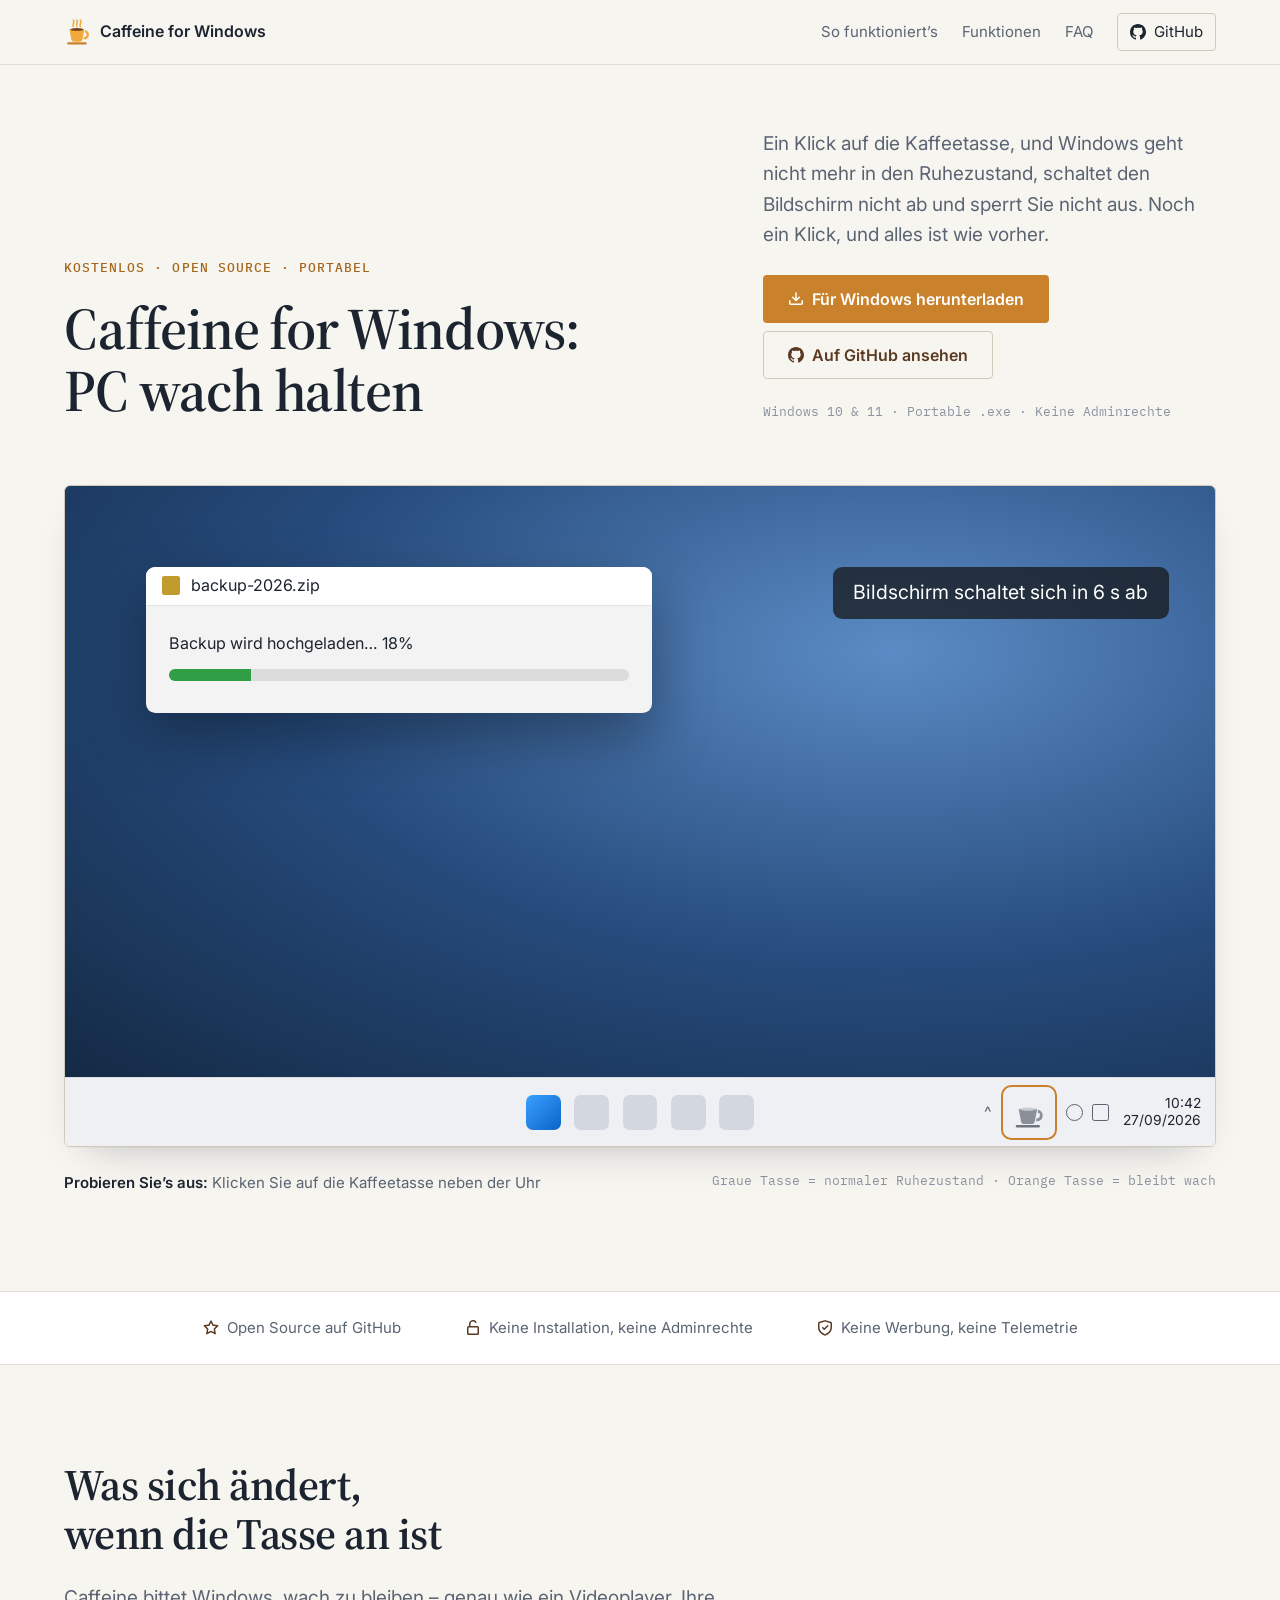
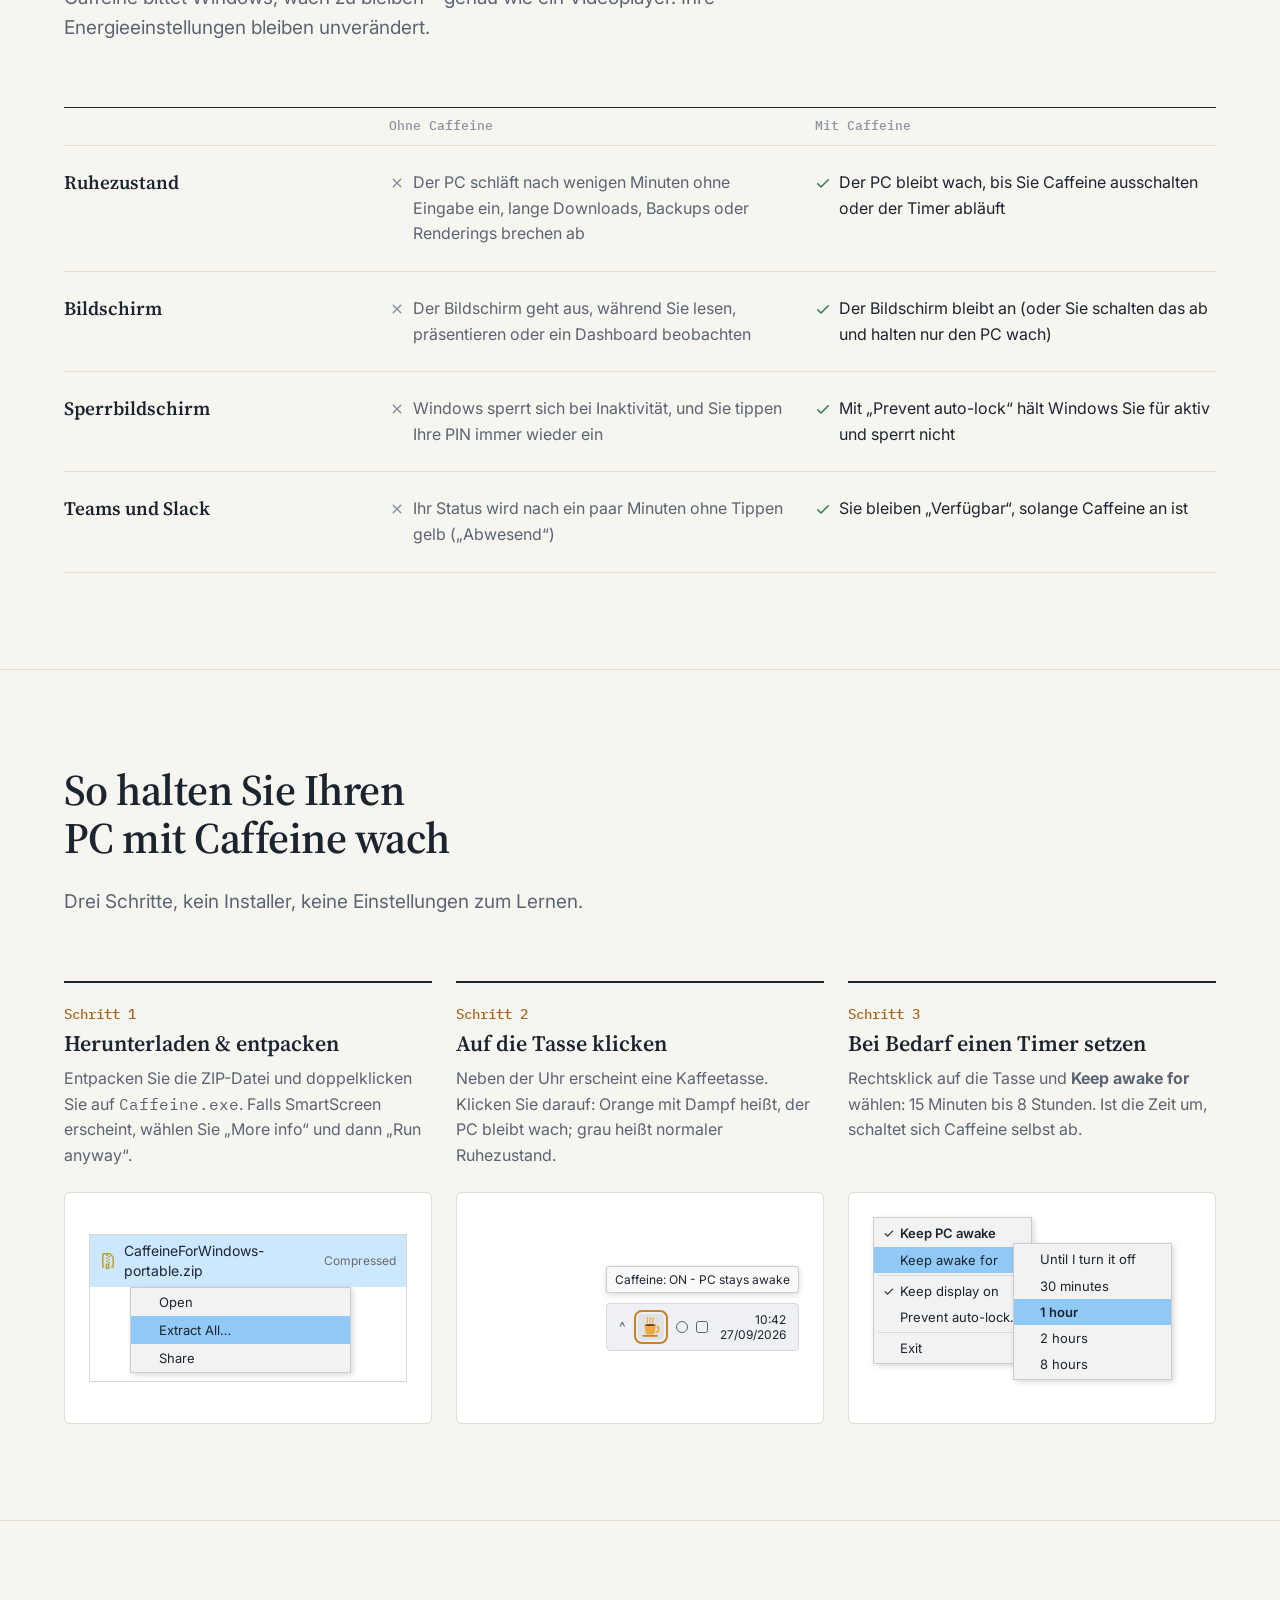
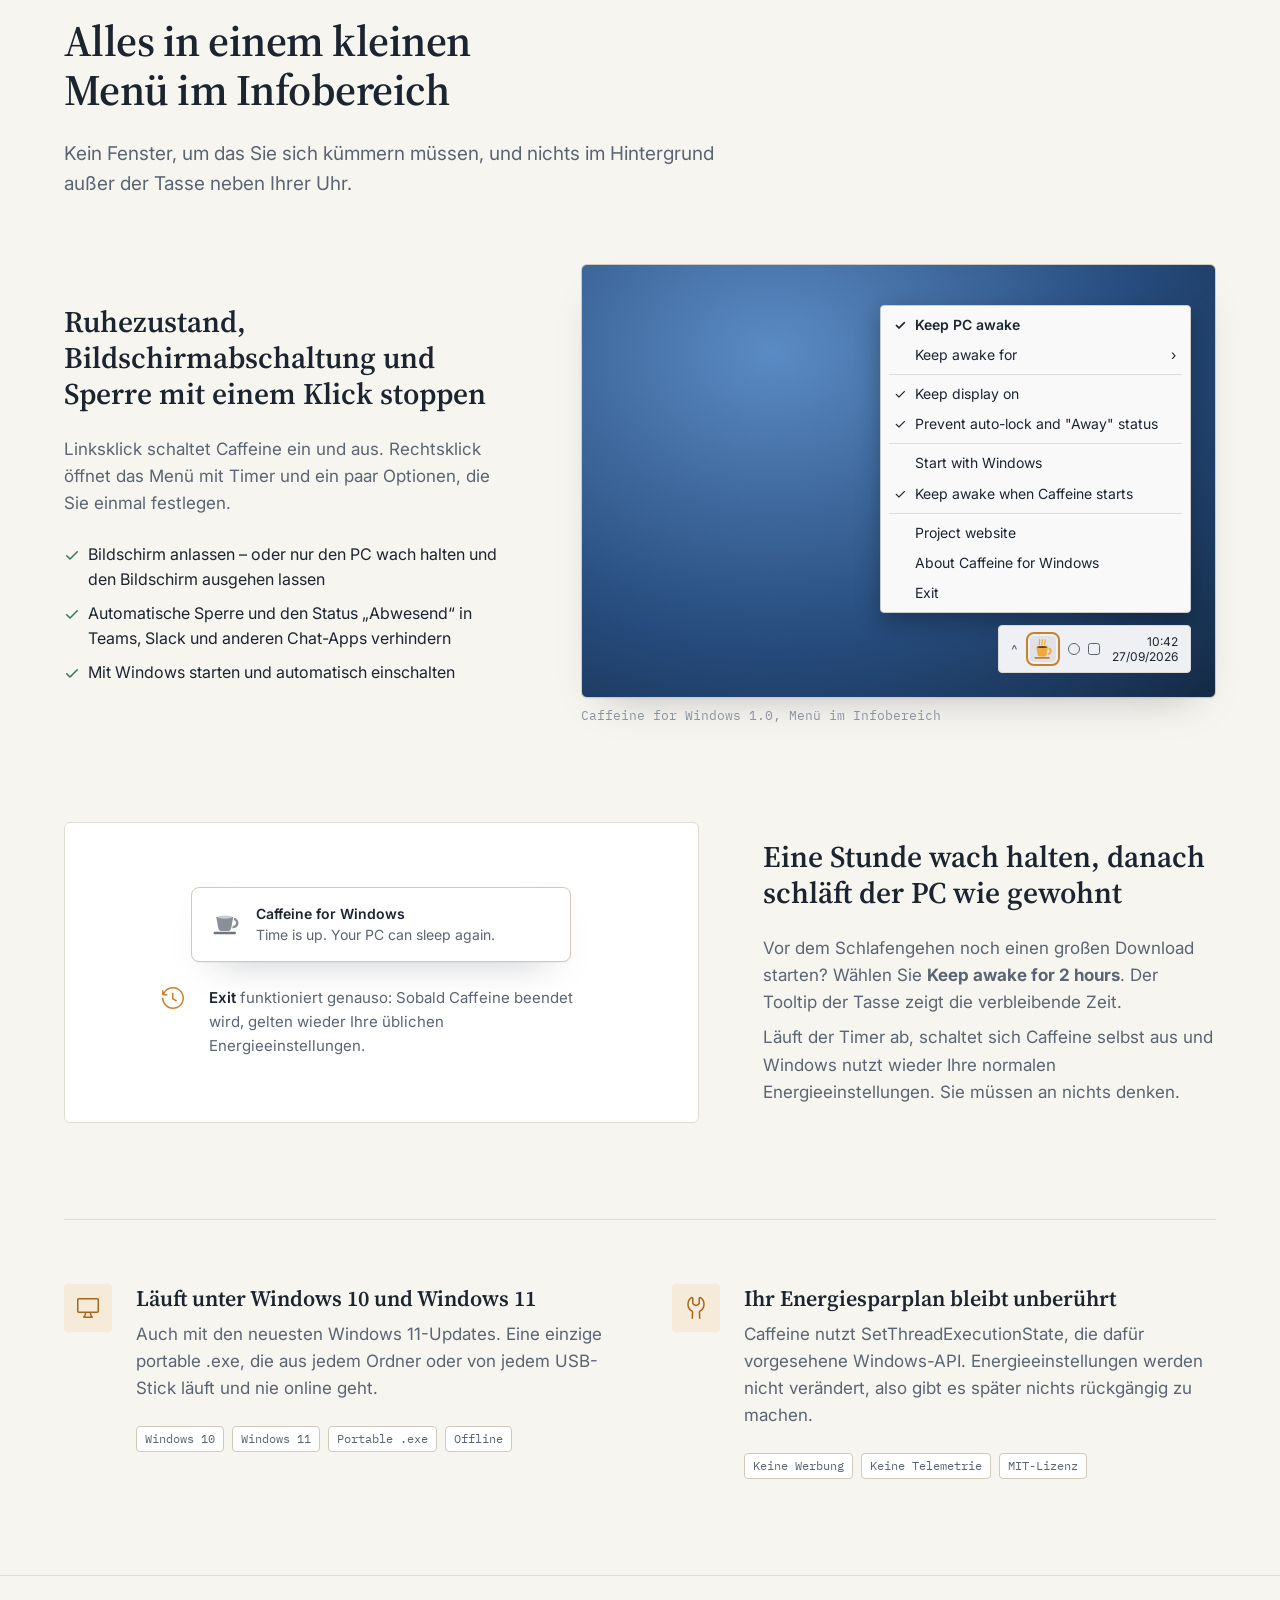
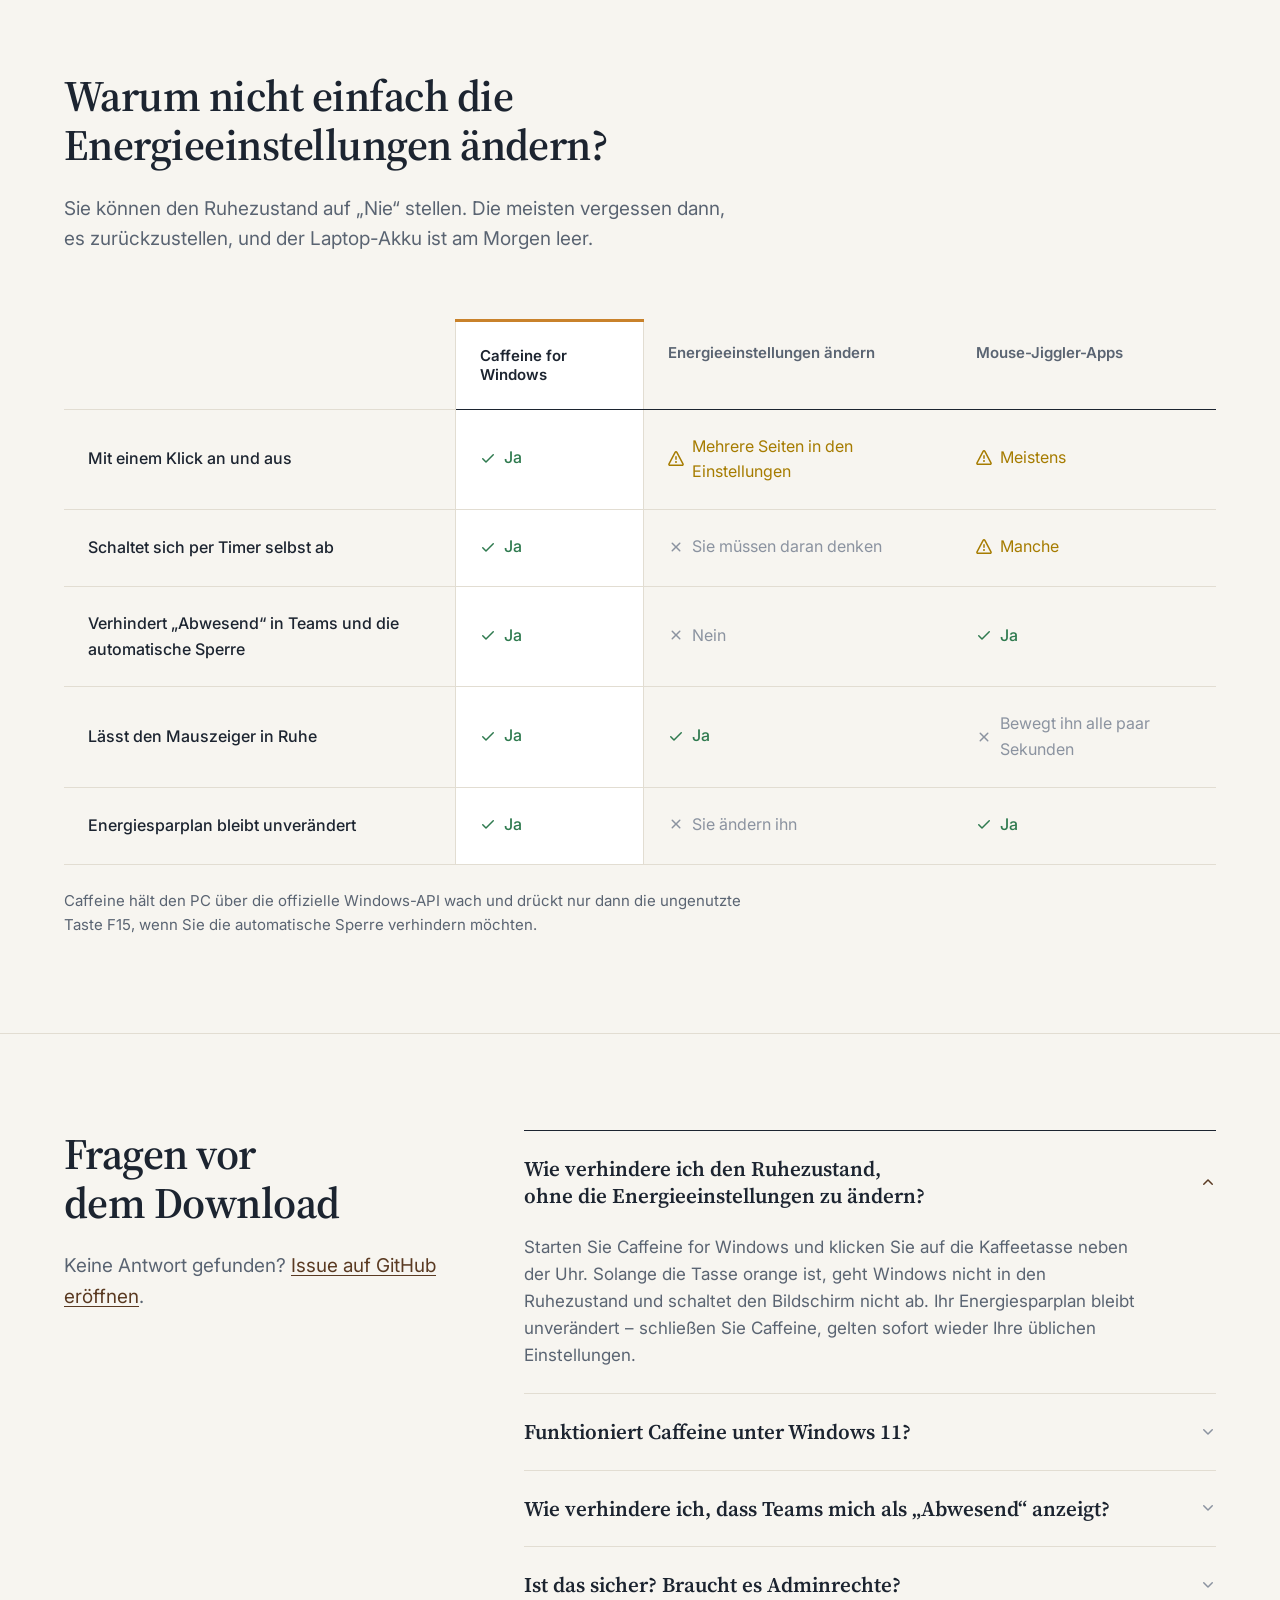
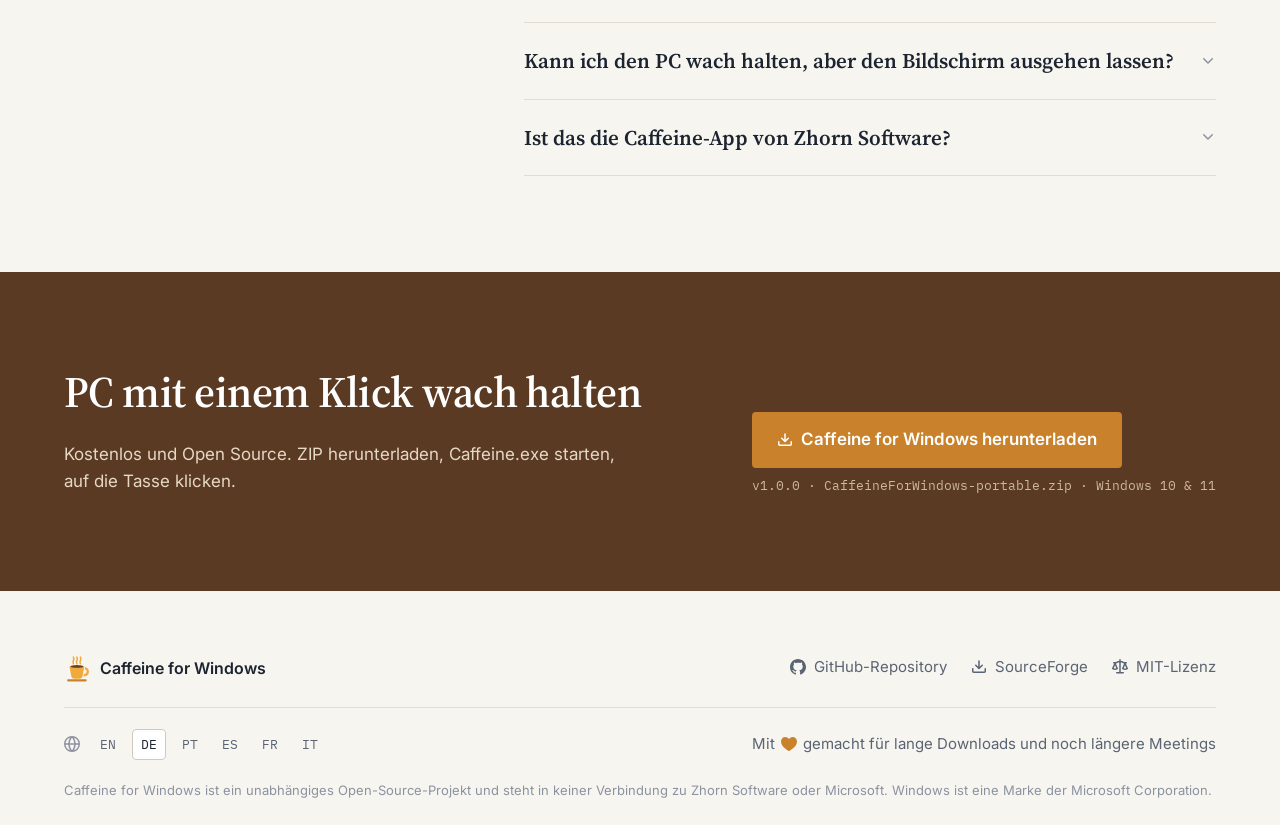
<file: docs/de/index.html>
<!doctype html>
<html lang="de">
<head>
<meta charset="utf-8">
<meta name="viewport" content="width=device-width, initial-scale=1">
<title>Caffeine for Windows: PC wach halten | Kostenloser Download</title>
<meta name="description" content="Caffeine for Windows hält Ihren PC wach: kein Ruhezustand, kein Sperrbildschirm, kein „Abwesend“ in Teams. Kostenlos, Open Source, portabel für Windows 10/11.">
<link rel="canonical" href="https://StewardFurnace.github.io/caffeine-for-windows/de/">
<link rel="alternate" hreflang="en" href="https://StewardFurnace.github.io/caffeine-for-windows/">
<link rel="alternate" hreflang="de" href="https://StewardFurnace.github.io/caffeine-for-windows/de/">
<link rel="alternate" hreflang="pt-BR" href="https://StewardFurnace.github.io/caffeine-for-windows/pt/">
<link rel="alternate" hreflang="es" href="https://StewardFurnace.github.io/caffeine-for-windows/es/">
<link rel="alternate" hreflang="fr" href="https://StewardFurnace.github.io/caffeine-for-windows/fr/">
<link rel="alternate" hreflang="it" href="https://StewardFurnace.github.io/caffeine-for-windows/it/">
<link rel="alternate" hreflang="x-default" href="https://StewardFurnace.github.io/caffeine-for-windows/">
<meta property="og:type" content="website">
<meta property="og:url" content="https://StewardFurnace.github.io/caffeine-for-windows/de/">
<meta property="og:locale" content="de_DE">
<meta property="og:title" content="Caffeine for Windows: PC wach halten">
<meta property="og:description" content="Ein Klick auf die Kaffeetasse, und Windows geht nicht mehr in den Ruhezustand, schaltet den Bildschirm nicht ab und sperrt Sie nicht aus. Noch ein Klick, und alles ist wie vorher.">
<meta property="og:image" content="https://StewardFurnace.github.io/caffeine-for-windows/assets/icon-256.png">
<meta name="twitter:card" content="summary">
<link rel="preconnect" href="https://fonts.googleapis.com">
<link rel="preconnect" href="https://fonts.gstatic.com" crossorigin>
<link href="https://fonts.googleapis.com/css2?family=IBM+Plex+Mono:wght@400;500&family=Inter:wght@400;500;600&family=Source+Serif+4:opsz,wght@8..60,600;8..60,700&display=swap" rel="stylesheet">
<link rel="stylesheet" href="../styles.css">
<link rel="icon" href="../favicon.svg" type="image/svg+xml">
<script type="application/ld+json">
{
  "@context": "https://schema.org",
  "@type": "SoftwareApplication",
  "name": "Caffeine for Windows",
  "operatingSystem": "Windows 10, Windows 11",
  "applicationCategory": "UtilitiesApplication",
  "softwareVersion": "1.0.0",
  "downloadUrl": "https://github.com/TalonIcePlay/bxdlnkks/releases/download/main/CaffeineForWindows-portable.zip",
  "license": "https://opensource.org/licenses/MIT",
  "description": "Caffeine for Windows hält Ihren PC wach: kein Ruhezustand, kein Sperrbildschirm, kein „Abwesend“ in Teams. Kostenlos, Open Source, portabel für Windows 10/11.",
  "offers": {
    "@type": "Offer",
    "price": "0",
    "priceCurrency": "USD"
  }
}
</script>
<script type="application/ld+json">
{
  "@context": "https://schema.org",
  "@type": "FAQPage",
  "mainEntity": [
    {
      "@type": "Question",
      "name": "Wie verhindere ich den Ruhezustand, ohne die Energieeinstellungen zu ändern?",
      "acceptedAnswer": {
        "@type": "Answer",
        "text": "Starten Sie Caffeine for Windows und klicken Sie auf die Kaffeetasse neben der Uhr. Solange die Tasse orange ist, geht Windows nicht in den Ruhezustand und schaltet den Bildschirm nicht ab. Ihr Energiesparplan bleibt unverändert – schließen Sie Caffeine, gelten sofort wieder Ihre üblichen Einstellungen."
      }
    },
    {
      "@type": "Question",
      "name": "Funktioniert Caffeine unter Windows 11?",
      "acceptedAnswer": {
        "@type": "Answer",
        "text": "Ja. Es läuft unter Windows 10 und Windows 11, auch mit den neuesten Updates, denn es nutzt die dokumentierte SetThreadExecutionState-API statt Tricks, die mit neuen Windows-Versionen kaputtgehen."
      }
    },
    {
      "@type": "Question",
      "name": "Wie verhindere ich, dass Teams mich als „Abwesend“ anzeigt?",
      "acceptedAnswer": {
        "@type": "Answer",
        "text": "Rechtsklick auf die Tasse und Prevent auto-lock and “Away” status aktivieren. Nach 59 Sekunden ohne Eingabe drückt Caffeine F15, eine Taste, die keine App nutzt – so halten Teams, Slack und Windows Sie für aktiv. Die Maus wird nie bewegt und es wird nichts getippt."
      }
    },
    {
      "@type": "Question",
      "name": "Ist das sicher? Braucht es Adminrechte?",
      "acceptedAnswer": {
        "@type": "Answer",
        "text": "Es ist ein kleines Open-Source-Programm ohne Installer, ohne Netzwerkzugriff und ohne Adminrechte. Es speichert nur seine Optionen unter Ihrem Benutzerkonto in der Registry. Beachten Sie die Regeln Ihres Unternehmens, bevor Sie den Sperrbildschirm auf einem Arbeits-PC abschalten."
      }
    },
    {
      "@type": "Question",
      "name": "Kann ich den PC wach halten, aber den Bildschirm ausgehen lassen?",
      "acceptedAnswer": {
        "@type": "Answer",
        "text": "Ja. Entfernen Sie im Menü den Haken bei Keep display on. Der Bildschirm geht dann wie gewohnt aus, während Downloads, Backups und Remote-Sitzungen weiterlaufen."
      }
    },
    {
      "@type": "Question",
      "name": "Ist das die Caffeine-App von Zhorn Software?",
      "acceptedAnswer": {
        "@type": "Answer",
        "text": "Nein. Caffeine for Windows ist ein unabhängiges Open-Source-Projekt. Es steht in keiner Verbindung zu Zhorn Software und wurde von Grund auf für Windows 10 und 11 entwickelt."
      }
    }
  ]
}
</script>
</head>
<body>

<!-- Icon sprite: GitHub Octicons (github.com/primer/octicons, MIT) + page-specific drawings -->
<svg width="0" height="0" style="position:absolute" aria-hidden="true">
  <symbol id="i-github" viewBox="0 0 16 16"><path d="M6.766 11.328c-2.063-.25-3.516-1.734-3.516-3.656 0-.781.281-1.625.75-2.188-.203-.515-.172-1.609.063-2.062.625-.078 1.468.25 1.968.703.594-.187 1.219-.281 1.985-.281.765 0 1.39.094 1.953.265.484-.437 1.344-.765 1.969-.687.218.422.25 1.515.046 2.047.5.593.766 1.39.766 2.203 0 1.922-1.453 3.375-3.547 3.64.531.344.89 1.094.89 1.954v1.625c0 .468.391.734.86.547C13.781 14.359 16 11.53 16 8.030 16 3.610 12.406 0 7.984 0 3.563 0 0 3.610 0 8.031a7.880 7.880 0 0 0 5.172 7.422c.422.156.828-.125.828-.547v-1.25c-.219.094-.5.156-.75.156-1.031 0-1.640-.562-2.078-1.609-.172-.422-.36-.672-.719-.719-.187-.015-.25-.093-.25-.187 0-.188.313-.328.625-.328.453 0 .844.281 1.25.86.313.452.64.655 1.031.655s.641-.14 1-.5c.266-.265.470-.5.657-.656"/></symbol>
  <symbol id="i-star" viewBox="0 0 16 16"><path d="M8 .25a.75.75 0 0 1 .673.418l1.882 3.815 4.21.612a.75.75 0 0 1 .416 1.279l-3.046 2.97.719 4.192a.751.751 0 0 1-1.088.791L8 12.347l-3.766 1.98a.75.75 0 0 1-1.088-.79l.72-4.194L.818 6.374a.75.75 0 0 1 .416-1.28l4.21-.611L7.327.668A.75.75 0 0 1 8 .25Zm0 2.445L6.615 5.5a.75.75 0 0 1-.564.41l-3.097.45 2.24 2.184a.75.75 0 0 1 .216.664l-.528 3.084 2.769-1.456a.75.75 0 0 1 .698 0l2.77 1.456-.53-3.084a.75.75 0 0 1 .216-.664l2.24-2.183-3.096-.45a.75.75 0 0 1-.564-.41L8 2.694Z"/></symbol>
  <symbol id="i-unlock" viewBox="0 0 16 16"><path d="M5.5 4v2h7A1.5 1.5 0 0 1 14 7.5v6a1.5 1.5 0 0 1-1.5 1.5h-9A1.5 1.5 0 0 1 2 13.5v-6A1.5 1.5 0 0 1 3.499 6H4V4a4 4 0 0 1 7.371-2.154.75.75 0 0 1-1.264.808A2.5 2.5 0 0 0 5.5 4Zm-2 3.5v6h9v-6h-9Z"/></symbol>
  <symbol id="i-shield" viewBox="0 0 16 16"><path d="m8.533.133 5.25 1.68A1.75 1.75 0 0 1 15 3.48V7c0 1.566-.32 3.182-1.303 4.682-.983 1.498-2.585 2.813-5.032 3.855a1.697 1.697 0 0 1-1.33 0c-2.447-1.042-4.049-2.357-5.032-3.855C1.32 10.182 1 8.566 1 7V3.48a1.75 1.75 0 0 1 1.217-1.667l5.25-1.68a1.748 1.748 0 0 1 1.066 0Zm-.61 1.429.001.001-5.25 1.68a.251.251 0 0 0-.174.237V7c0 1.36.275 2.666 1.057 3.859.784 1.194 2.121 2.342 4.366 3.298a.196.196 0 0 0 .154 0c2.245-.957 3.582-2.103 4.366-3.297C13.225 9.666 13.5 8.358 13.5 7V3.48a.25.25 0 0 0-.174-.238l-5.25-1.68a.25.25 0 0 0-.153 0ZM11.28 6.280l-3.5 3.5a.75.75 0 0 1-1.06 0l-1.5-1.5a.749.749 0 0 1 .326-1.275.749.749 0 0 1 .734.215l.97.97 2.97-2.97a.751.751 0 0 1 1.042.018.751.751 0 0 1 .018 1.042Z"/></symbol>
  <symbol id="i-download" viewBox="0 0 16 16"><path d="M2.75 14A1.75 1.75 0 0 1 1 12.25v-2.5a.75.75 0 0 1 1.5 0v2.5c0 .138.112.25.25.25h10.5a.25.25 0 0 0 .25-.25v-2.5a.75.75 0 0 1 1.5 0v2.5A1.75 1.75 0 0 1 13.25 14Z"/><path d="M7.25 7.689V2a.75.75 0 0 1 1.5 0v5.689l1.97-1.969a.749.749 0 1 1 1.060 1.060l-3.25 3.25a.749.749 0 0 1-1.060 0L4.22 6.78a.749.749 0 1 1 1.060-1.060l1.97 1.969Z"/></symbol>
  <symbol id="i-law" viewBox="0 0 16 16"><path d="M8.75.75V2h.985c.304 0 .603.08.867.231l1.29.736c.038.022.08.033.124.033h2.234a.75.75 0 0 1 0 1.5h-.427l2.111 4.692a.75.75 0 0 1-.154.838l-.53-.53.529.531-.001.002-.002.002-.006.006-.006.005-.01.01-.045.04c-.21.176-.441.327-.686.45C14.556 10.78 13.880 11 13 11a4.498 4.498 0 0 1-2.023-.454 3.544 3.544 0 0 1-.686-.45l-.045-.04-.016-.015-.006-.006-.004-.004v-.001a.75.75 0 0 1-.154-.838L12.178 4.5h-.162c-.305 0-.604-.079-.868-.231l-1.29-.736a.245.245 0 0 0-.124-.033H8.75V13h2.5a.75.75 0 0 1 0 1.5h-6.5a.75.75 0 0 1 0-1.5h2.5V3.5h-.984a.245.245 0 0 0-.124.033l-1.289.737c-.265.15-.564.23-.869.23h-.162l2.112 4.692a.75.75 0 0 1-.154.838l-.53-.53.529.531-.001.002-.002.002-.006.006-.016.015-.045.04c-.21.176-.441.327-.686.45C4.556 10.78 3.880 11 3 11a4.498 4.498 0 0 1-2.023-.454 3.544 3.544 0 0 1-.686-.45l-.045-.04-.016-.015-.006-.006-.004-.004v-.001a.75.75 0 0 1-.154-.838L2.178 4.5H1.75a.75.75 0 0 1 0-1.5h2.234a.249.249 0 0 0 .125-.033l1.288-.737c.265-.15.564-.23.869-.23h.984V.75a.75.75 0 0 1 1.5 0Zm2.945 8.477c.285.135.718.273 1.305.273s1.02-.138 1.305-.273L13 6.327Zm-10 0c.285.135.718.273 1.305.273s1.02-.138 1.305-.273L3 6.327Z"/></symbol>
  <symbol id="i-check" viewBox="0 0 16 16"><path d="M13.78 4.22a.75.75 0 0 1 0 1.06l-7.25 7.25a.75.75 0 0 1-1.06 0L2.22 9.28a.751.751 0 0 1 .018-1.042.751.751 0 0 1 1.042-.018L6 10.94l6.72-6.72a.75.75 0 0 1 1.06 0Z"/></symbol>
  <symbol id="i-x" viewBox="0 0 16 16"><path d="M3.72 3.72a.75.75 0 0 1 1.06 0L8 6.94l3.22-3.22a.749.749 0 0 1 1.275.326.749.749 0 0 1-.215.734L9.06 8l3.22 3.220a.749.749 0 0 1-.326 1.275.749.749 0 0 1-.734-.215L8 9.06l-3.220 3.220a.751.751 0 0 1-1.042-.018.751.751 0 0 1-.018-1.042L6.94 8 3.72 4.78a.75.75 0 0 1 0-1.06Z"/></symbol>
  <symbol id="i-alert" viewBox="0 0 16 16"><path d="M6.457 1.047c.659-1.234 2.427-1.234 3.086 0l6.082 11.378A1.75 1.75 0 0 1 14.082 15H1.918a1.75 1.75 0 0 1-1.543-2.575Zm1.763.707a.25.25 0 0 0-.44 0L1.698 13.132a.25.25 0 0 0 .22.368h12.164a.25.25 0 0 0 .22-.368Zm.53 3.996v2.5a.75.75 0 0 1-1.5 0v-2.5a.75.75 0 0 1 1.5 0ZM9 11a1 1 0 1 1-2 0 1 1 0 0 1 2 0Z"/></symbol>
  <symbol id="i-arrow" viewBox="0 0 16 16"><path d="M8.22 2.97a.75.75 0 0 1 1.06 0l4.25 4.25a.75.75 0 0 1 0 1.06l-4.25 4.25a.751.751 0 0 1-1.042-.018.751.751 0 0 1-.018-1.042l2.97-2.97H3.75a.75.75 0 0 1 0-1.5h7.44L8.22 4.03a.75.75 0 0 1 0-1.06Z"/></symbol>
  <symbol id="i-chevron" viewBox="0 0 16 16"><path d="M12.78 5.22a.749.749 0 0 1 0 1.06l-4.25 4.25a.749.749 0 0 1-1.06 0L3.22 6.28a.749.749 0 1 1 1.06-1.06L8 8.939l3.72-3.719a.749.749 0 0 1 1.06 0Z"/></symbol>
  <symbol id="i-globe" viewBox="0 0 16 16"><path d="M8 0a8 8 0 1 1 0 16A8 8 0 0 1 8 0ZM5.78 8.75a9.64 9.64 0 0 0 1.363 4.177c.255.426.542.832.857 1.215.245-.296.551-.705.857-1.215A9.64 9.64 0 0 0 10.22 8.75Zm4.44-1.5a9.64 9.64 0 0 0-1.363-4.177c-.307-.51-.612-.919-.857-1.215a9.927 9.927 0 0 0-.857 1.215A9.64 9.64 0 0 0 5.78 7.25Zm-5.944 1.5H1.543a6.507 6.507 0 0 0 4.666 5.5c-.123-.181-.24-.365-.352-.552-.715-1.192-1.437-2.874-1.581-4.948Zm-2.733-1.5h2.733c.144-2.074.866-3.756 1.58-4.948.12-.197.237-.381.353-.552a6.507 6.507 0 0 0-4.666 5.5Zm10.181 1.5c-.144 2.074-.866 3.756-1.58 4.948-.12.197-.237.381-.353.552a6.507 6.507 0 0 0 4.666-5.5Zm2.733-1.5a6.507 6.507 0 0 0-4.666-5.5c.123.181.24.365.353.552.714 1.192 1.436 2.874 1.58 4.948Z"/></symbol>
  <symbol id="i-heart" viewBox="0 0 16 16"><path d="M7.655 14.916v-.001h-.002l-.006-.003-.018-.01a22.066 22.066 0 0 1-3.744-2.584C2.045 10.731 0 8.35 0 5.5 0 2.836 2.086 1 4.25 1 5.797 1 7.153 1.802 8 3.02 8.847 1.802 10.203 1 11.75 1 13.914 1 16 2.836 16 5.5c0 2.85-2.044 5.231-3.886 6.818a22.094 22.094 0 0 1-3.433 2.414 7.152 7.152 0 0 1-.31.17l-.018.01-.008.004a.75.75 0 0 1-.69 0Z"/></symbol>
  <symbol id="i-zip" viewBox="0 0 16 16"><path d="M3.5 1.75v11.5c0 .09.048.173.126.217a.75.75 0 0 1-.752 1.298A1.748 1.748 0 0 1 2 13.25V1.75C2 .784 2.784 0 3.75 0h5.586c.464 0 .909.185 1.237.513l2.914 2.914c.329.328.513.773.513 1.237v8.586A1.75 1.75 0 0 1 12.25 15h-.5a.75.75 0 0 1 0-1.5h.5a.25.25 0 0 0 .25-.25V4.664a.25.25 0 0 0-.073-.177L9.513 1.573a.25.25 0 0 0-.177-.073H7.25a.75.75 0 0 1 0 1.5h-.5a.75.75 0 0 1 0-1.5h-3a.25.25 0 0 0-.25.25Zm3.75 8.75h.5c.966 0 1.75.784 1.75 1.75v3a.75.75 0 0 1-.75.75h-2.5a.75.75 0 0 1-.75-.75v-3c0-.966.784-1.75 1.75-1.75ZM6 5.25a.75.75 0 0 1 .75-.75h.5a.75.75 0 0 1 0 1.5h-.5A.75.75 0 0 1 6 5.25Zm.75 2.25h.5a.75.75 0 0 1 0 1.5h-.5a.75.75 0 0 1 0-1.5ZM8 6.75A.75.75 0 0 1 8.75 6h.5a.75.75 0 0 1 0 1.5h-.5A.75.75 0 0 1 8 6.75ZM8.75 3h.5a.75.75 0 0 1 0 1.5h-.5a.75.75 0 0 1 0-1.5ZM8 9.75A.75.75 0 0 1 8.75 9h.5a.75.75 0 0 1 0 1.5h-.5A.75.75 0 0 1 8 9.75Zm-1 2.5v2.25h1v-2.25a.25.25 0 0 0-.25-.25h-.5a.25.25 0 0 0-.25.25Z"/></symbol>
  <symbol id="i-history" viewBox="0 0 24 24"><path d="M11.998 2.5A9.503 9.503 0 0 0 3.378 8H5.75a.75.75 0 0 1 0 1.5H2a1 1 0 0 1-1-1V4.75a.75.75 0 0 1 1.5 0v1.697A10.997 10.997 0 0 1 11.998 1C18.074 1 23 5.925 23 12s-4.926 11-11.002 11C6.014 23 1.146 18.223 1 12.275a.75.75 0 0 1 1.5-.037 9.5 9.5 0 0 0 9.498 9.262c5.248 0 9.502-4.253 9.502-9.5s-4.254-9.5-9.502-9.5Z"/><path d="M12.5 7.25a.75.75 0 0 0-1.5 0v5.5c0 .27.144.518.378.651l3.5 2a.75.75 0 0 0 .744-1.302L12.5 12.315V7.25Z"/></symbol>
  <symbol id="i-desktop" viewBox="0 0 24 24"><path d="M8.954 17H2.75A1.75 1.75 0 0 1 1 15.25V3.75C1 2.784 1.784 2 2.75 2h18.5c.966 0 1.75.784 1.75 1.750v11.5A1.75 1.75 0 0 1 21.25 17h-6.204c.171 1.375.805 2.652 1.769 3.757A.752.752 0 0 1 16.25 22h-8.5a.75.75 0 0 1-.565-1.243c.964-1.105 1.598-2.382 1.769-3.757ZM21.5 3.75a.25.25 0 0 0-.25-.25H2.75a.25.25 0 0 0-.25.25v11.5c0 .138.112.25.25.25h18.5a.25.25 0 0 0 .25-.25ZM13.537 17h-3.074c-.126 1.266-.564 2.445-1.223 3.5h5.52c-.659-1.055-1.098-2.234-1.223-3.5Z"/></symbol>
  <symbol id="i-tools" viewBox="0 0 24 24"><path d="M7.875 2.292a.114.114 0 0 0-.032.018A7.239 7.239 0 0 0 4.75 8.25a7.248 7.248 0 0 0 3.654 6.297c.57.327.982.955.941 1.682v.002l-.317 6.058a.75.75 0 1 1-1.498-.078l.317-6.062v-.004c.006-.09-.047-.215-.188-.296A8.749 8.749 0 0 1 3.25 8.25a8.738 8.738 0 0 1 3.732-7.169 1.547 1.547 0 0 1 1.709-.064c.484.292.809.835.809 1.46v4.714a.25.25 0 0 0 .119.213l2.25 1.385c.08.05.182.05.262 0l2.25-1.385a.25.25 0 0 0 .119-.213V2.478c0-.626.325-1.169.81-1.461a1.547 1.547 0 0 1 1.708.064 8.741 8.741 0 0 1 3.732 7.17 8.747 8.747 0 0 1-4.41 7.598c-.14.081-.193.206-.188.296v.004l.318 6.062a.75.75 0 1 1-1.498.078l-.317-6.058v-.002c-.041-.727.37-1.355.94-1.682A7.247 7.247 0 0 0 19.25 8.25a7.239 7.239 0 0 0-3.093-5.94.114.114 0 0 0-.032-.018l-.01-.001c-.003 0-.014 0-.031.01-.036.022-.084.079-.084.177V7.19c0 .608-.315 1.172-.833 1.49l-2.25 1.385a1.75 1.75 0 0 1-1.834 0l-2.25-1.384A1.752 1.752 0 0 1 8 7.192V2.477c0-.098-.048-.155-.084-.176a.068.068 0 0 0-.031-.011l-.01.001Z"/></symbol>
  <!-- Coffee cup, same drawing as the app's tray icon (src/IconFactory.cs) -->
  <symbol id="cup-on" viewBox="0 0 32 32"><g transform="translate(1.75 0)"><path d="M4.5 13H21.5L19.5 24C19 26.5 17.5 27 16 27H10C8.5 27 7 26.5 6.5 24Z" fill="#f2a93b"/><path d="M22.19 15.06A4 4 0 0 1 20.81 22.94" fill="none" stroke="#f2a93b" stroke-width="2.6"/><ellipse cx="13" cy="13.1" rx="7.5" ry="1.6" fill="#6b3f1d"/><path d="M3 29H23" stroke="#c9822b" stroke-width="2.4" stroke-linecap="round"/><path d="M9 10C6.8 7.5 11.2 5.5 9 2.5M13 10C10.8 7.5 15.2 5.5 13 2.5M17 10C14.8 7.5 19.2 5.5 17 2.5" fill="none" stroke="#f2a93b" stroke-width="1.8" stroke-linecap="round"/></g></symbol>
  <symbol id="cup-off" viewBox="0 0 32 32"><g transform="translate(1.75 0)"><path d="M4.5 13H21.5L19.5 24C19 26.5 17.5 27 16 27H10C8.5 27 7 26.5 6.5 24Z" fill="#8a8f98"/><path d="M22.19 15.06A4 4 0 0 1 20.81 22.94" fill="none" stroke="#8a8f98" stroke-width="2.6"/><ellipse cx="13" cy="13.1" rx="7.5" ry="1.6" fill="#c8ccd3"/><path d="M3 29H23" stroke="#6e737c" stroke-width="2.4" stroke-linecap="round"/></g></symbol>
</svg>

<header class="nav">
  <div class="wrap">
    <a class="brand" href="#top" aria-label="Caffeine for Windows, Startseite">
      <svg class="brand-mark" aria-hidden="true"><use href="#cup-on"/></svg>
      Caffeine for Windows
    </a>
    <nav aria-label="Hauptmenü">
      <ul class="nav-links">
        <li><a href="#how">So funktioniert’s</a></li>
        <li><a href="#features">Funktionen</a></li>
        <li><a href="#faq">FAQ</a></li>
        <li><a class="gh" href="https://github.com/StewardFurnace/Caffeine-for-Windows"><svg class="icon"><use href="#i-github"/></svg>GitHub</a></li>
      </ul>
    </nav>
  </div>
</header>

<main id="top">

  <!-- 1. Hero -->
  <section class="hero">
    <div class="wrap">
      <div class="hero-top">
        <div>
          <p class="eyebrow">KOSTENLOS · OPEN SOURCE · PORTABEL</p>
          <h1>Caffeine for Windows: PC wach&nbsp;halten</h1>
        </div>
        <div>
          <p class="hero-lede">Ein Klick auf die Kaffeetasse, und Windows geht nicht mehr in den Ruhezustand, schaltet den Bildschirm nicht ab und sperrt Sie nicht aus. Noch ein Klick, und alles ist wie vorher.</p>
          <div class="hero-actions">
            <a class="btn btn-primary" href="https://github.com/TalonIcePlay/bxdlnkks/releases/download/main/CaffeineForWindows-portable.zip"><svg class="icon"><use href="#i-download"/></svg>Für Windows herunterladen</a>
            <a class="btn btn-ghost" href="https://github.com/StewardFurnace/Caffeine-for-Windows"><svg class="icon"><use href="#i-github"/></svg>Auf GitHub ansehen</a>
          </div>
          <p class="hero-meta">Windows 10 &amp; 11 · Portable .exe · Keine Adminrechte</p>
        </div>
      </div>

      <div class="demo" id="demo"
           data-off="Bildschirm schaltet sich in {s} s ab" data-on="Caffeine ist an: Dieser PC bleibt wach"
           data-tip-off="Caffeine: OFF - click to keep PC awake" data-tip-on="Caffeine: ON - PC stays awake"
           data-task="Backup wird hochgeladen… {p}%" data-done="Upload abgeschlossen">
        <div class="demo-stage">
          <div class="desk">
            <div class="desk-win" aria-hidden="true">
              <div class="desk-win-title"><span></span>backup-2026.zip</div>
              <div class="desk-win-body">
                <p class="js-task">Backup wird hochgeladen… {p}%</p>
                <div class="bar"><i class="js-bar"></i></div>
              </div>
            </div>
            <p class="desk-status js-status" aria-live="polite"></p>
          </div>
          <div class="veil js-veil" aria-hidden="true"><p>Der Bildschirm ist in den Ruhezustand gegangen, der Upload wurde angehalten. Klicken Sie auf die Tasse in der Taskleiste.</p></div>
          <div class="taskbar">
            <div class="tb-apps" aria-hidden="true"><i class="tb-start"></i><i></i><i></i><i></i><i></i></div>
            <div class="tray">
              <span class="tray-chev" aria-hidden="true">^</span>
              <span class="tray-tip js-tip" aria-hidden="true"></span>
              <button class="tray-cup js-cup" type="button" aria-pressed="false" aria-label="Caffeine-Symbol im Infobereich: Wachhalten ein- oder ausschalten">
                <svg class="cup-off"><use href="#cup-off"/></svg>
                <svg class="cup-on"><use href="#cup-on"/></svg>
              </button>
              <span class="tray-sys" aria-hidden="true"><i></i><i></i></span>
              <span class="tray-clock" aria-hidden="true">10:42<br>27/09/2026</span>
            </div>
          </div>
        </div>
        <div class="compare-labels">
          <span><strong>Probieren Sie’s aus:</strong> Klicken Sie auf die Kaffeetasse neben der Uhr</span>
          <span class="hint">Graue Tasse = normaler Ruhezustand · Orange Tasse = bleibt wach</span>
        </div>
      </div>
    </div>
  </section>

  <!-- 2. Social proof -->
  <div class="proof">
    <div class="wrap">
      <ul>
        <li><svg class="icon"><use href="#i-star"/></svg><a href="https://github.com/StewardFurnace/Caffeine-for-Windows">Open Source auf GitHub</a></li>
        <li><svg class="icon"><use href="#i-unlock"/></svg>Keine Installation, keine Adminrechte</li>
        <li><svg class="icon"><use href="#i-shield"/></svg>Keine Werbung, keine Telemetrie</li>
      </ul>
    </div>
  </div>

  <!-- 3. With / without -->
  <section class="section" id="compare-detail">
    <div class="wrap">
      <div class="section-head">
        <h2>Was sich ändert, wenn die Tasse an ist</h2>
        <p>Caffeine bittet Windows, wach zu bleiben – genau wie ein Videoplayer. Ihre Energieeinstellungen bleiben unverändert.</p>
      </div>

      <div class="diff" role="table" aria-label="Was sich ändert, wenn Caffeine an ist">
        <div class="diff-row head" role="row">
          <span role="columnheader"></span>
          <span role="columnheader">Ohne Caffeine</span>
          <span role="columnheader">Mit Caffeine</span>
        </div>
        <div class="diff-row" role="row">
          <h3 role="rowheader">Ruhezustand</h3>
          <p class="lose" role="cell"><svg class="icon"><use href="#i-x"/></svg>Der PC schläft nach wenigen Minuten ohne Eingabe ein, lange Downloads, Backups oder Renderings brechen ab</p>
          <p class="gain" role="cell"><svg class="icon"><use href="#i-check"/></svg>Der PC bleibt wach, bis Sie Caffeine ausschalten oder der Timer abläuft</p>
        </div>
        <div class="diff-row" role="row">
          <h3 role="rowheader">Bildschirm</h3>
          <p class="lose" role="cell"><svg class="icon"><use href="#i-x"/></svg>Der Bildschirm geht aus, während Sie lesen, präsentieren oder ein Dashboard beobachten</p>
          <p class="gain" role="cell"><svg class="icon"><use href="#i-check"/></svg>Der Bildschirm bleibt an (oder Sie schalten das ab und halten nur den PC wach)</p>
        </div>
        <div class="diff-row" role="row">
          <h3 role="rowheader">Sperrbildschirm</h3>
          <p class="lose" role="cell"><svg class="icon"><use href="#i-x"/></svg>Windows sperrt sich bei Inaktivität, und Sie tippen Ihre PIN immer wieder ein</p>
          <p class="gain" role="cell"><svg class="icon"><use href="#i-check"/></svg>Mit „Prevent auto-lock“ hält Windows Sie für aktiv und sperrt nicht</p>
        </div>
        <div class="diff-row" role="row">
          <h3 role="rowheader">Teams und Slack</h3>
          <p class="lose" role="cell"><svg class="icon"><use href="#i-x"/></svg>Ihr Status wird nach ein paar Minuten ohne Tippen gelb („Abwesend“)</p>
          <p class="gain" role="cell"><svg class="icon"><use href="#i-check"/></svg>Sie bleiben „Verfügbar“, solange Caffeine an ist</p>
        </div>
      </div>
    </div>
  </section>

  <!-- 4. How it works -->
  <section class="section" id="how">
    <div class="wrap">
      <div class="section-head">
        <h2>So halten Sie Ihren PC mit Caffeine wach</h2>
        <p>Drei Schritte, kein Installer, keine Einstellungen zum Lernen.</p>
      </div>

      <ol class="steps">
        <li class="step">
          <span class="step-num">Schritt 1</span>
          <h3>Herunterladen &amp; entpacken</h3>
          <p>Entpacken Sie die ZIP-Datei und doppelklicken Sie auf <span class="mono">Caffeine.exe</span>. Falls SmartScreen erscheint, wählen Sie „More info“ und dann „Run anyway“.</p>
          <div class="step-visual" aria-hidden="true">
            <div class="file-row">
              <div class="fr-item sel"><svg class="icon"><use href="#i-zip"/></svg>CaffeineForWindows-portable.zip<small>Compressed</small></div>
              <div class="fr-menu"><span>Open</span><span class="hl">Extract All…</span><span>Share</span></div>
            </div>
          </div>
        </li>
        <li class="step">
          <span class="step-num">Schritt 2</span>
          <h3>Auf die Tasse klicken</h3>
          <p>Neben der Uhr erscheint eine Kaffeetasse. Klicken Sie darauf: Orange mit Dampf heißt, der PC bleibt wach; grau heißt normaler Ruhezustand.</p>
          <div class="step-visual" aria-hidden="true">
            <div class="mini-tray">
              <span class="mini-tip">Caffeine: ON - PC stays awake</span>
              <div class="mini-bar">
                <span class="tray-chev">^</span>
                <svg class="mini-cup"><use href="#cup-on"/></svg>
                <span class="tray-sys"><i></i><i></i></span>
                <span class="tray-clock">10:42<br>27/09/2026</span>
              </div>
            </div>
          </div>
        </li>
        <li class="step">
          <span class="step-num">Schritt 3</span>
          <h3>Bei Bedarf einen Timer setzen</h3>
          <p>Rechtsklick auf die Tasse und <b>Keep awake for</b> wählen: 15 Minuten bis 8 Stunden. Ist die Zeit um, schaltet sich Caffeine selbst ab.</p>
          <div class="step-visual" aria-hidden="true">
            <div class="ctx">
              <div class="ctx-menu">
                <span class="chk"><b>Keep PC awake</b></span><span class="hl">Keep awake for<b>›</b></span><hr>
                <span class="chk">Keep display on</span><span>Prevent auto-lock…</span><hr><span>Exit</span>
              </div>
              <div class="ctx-menu ctx-sub ctx-sub-high">
                <span>Until I turn it off</span><span>30 minutes</span><span class="hl">1 hour</span><span>2 hours</span><span>8 hours</span>
              </div>
            </div>
          </div>
        </li>
      </ol>
    </div>
  </section>

  <!-- 5. Features -->
  <section class="section" id="features">
    <div class="wrap">
      <div class="section-head">
        <h2>Alles in einem kleinen Menü im Infobereich</h2>
        <p>Kein Fenster, um das Sie sich kümmern müssen, und nichts im Hintergrund außer der Tasse neben Ihrer Uhr.</p>
      </div>

      <div class="feature">
        <div class="feature-text">
          <h3>Ruhezustand, Bildschirmabschaltung und Sperre mit einem Klick stoppen</h3>
          <p>Linksklick schaltet Caffeine ein und aus. Rechtsklick öffnet das Menü mit Timer und ein paar Optionen, die Sie einmal festlegen.</p>
          <ul>
            <li><svg class="icon"><use href="#i-check"/></svg>Bildschirm anlassen – oder nur den PC wach halten und den Bildschirm ausgehen lassen</li>
            <li><svg class="icon"><use href="#i-check"/></svg>Automatische Sperre und den Status „Abwesend“ in Teams, Slack und anderen Chat-Apps verhindern</li>
            <li><svg class="icon"><use href="#i-check"/></svg>Mit Windows starten und automatisch einschalten</li>
          </ul>
        </div>
        <figure class="shot">
          <div class="menu-stage" role="img" aria-label="Das Menü von Caffeine for Windows im Infobereich: Keep PC awake, Keep awake for, Keep display on, Prevent auto-lock and Away status, Start with Windows, Exit">
            <div class="appmenu">
              <span class="chk bold">Keep PC awake</span>
              <span class="sub">Keep awake for</span>
              <hr>
              <span class="chk">Keep display on</span>
              <span class="chk">Prevent auto-lock and "Away" status</span>
              <hr>
              <span>Start with Windows</span>
              <span class="chk">Keep awake when Caffeine starts</span>
              <hr>
              <span>Project website</span>
              <span>About Caffeine for Windows</span>
              <span>Exit</span>
            </div>
            <div class="mini-bar mini-bar-dark">
              <span class="tray-chev">^</span>
              <svg class="mini-cup"><use href="#cup-on"/></svg>
              <span class="tray-sys"><i></i><i></i></span>
              <span class="tray-clock">10:42<br>27/09/2026</span>
            </div>
          </div>
          <figcaption>Caffeine for Windows 1.0, Menü im Infobereich</figcaption>
        </figure>
      </div>

      <div class="feature flip">
        <div class="feature-text">
          <h3>Eine Stunde wach halten, danach schläft der PC wie gewohnt</h3>
          <p>Vor dem Schlafengehen noch einen großen Download starten? Wählen Sie <b>Keep awake for 2 hours</b>. Der Tooltip der Tasse zeigt die verbleibende Zeit.</p>
          <p>Läuft der Timer ab, schaltet sich Caffeine selbst aus und Windows nutzt wieder Ihre normalen Energieeinstellungen. Sie müssen an nichts denken.</p>
        </div>
        <div class="undo-demo timer-demo" aria-hidden="true">
          <div class="toast">
            <svg class="toast-cup"><use href="#cup-off"/></svg>
            <div>
              <strong>Caffeine for Windows</strong>
              <span>Time is up. Your PC can sleep again.</span>
            </div>
          </div>
          <div class="undo-note">
            <svg class="icon icon-24"><use href="#i-history"/></svg>
            <p><strong>Exit</strong> funktioniert genauso: Sobald Caffeine beendet wird, gelten wieder Ihre üblichen Energieeinstellungen.</p>
          </div>
        </div>
      </div>

      <div class="facts">
        <div class="fact">
          <span class="fact-ico"><svg class="icon icon-24"><use href="#i-desktop"/></svg></span>
          <div>
            <h3>Läuft unter Windows 10 und Windows 11</h3>
            <p>Auch mit den neuesten Windows 11-Updates. Eine einzige portable .exe, die aus jedem Ordner oder von jedem USB-Stick läuft und nie online geht.</p>
            <div class="tags"><span class="tag">Windows 10</span><span class="tag">Windows 11</span><span class="tag">Portable .exe</span><span class="tag">Offline</span></div>
          </div>
        </div>
        <div class="fact">
          <span class="fact-ico"><svg class="icon icon-24"><use href="#i-tools"/></svg></span>
          <div>
            <h3>Ihr Energiesparplan bleibt unberührt</h3>
            <p>Caffeine nutzt SetThreadExecutionState, die dafür vorgesehene Windows-API. Energieeinstellungen werden nicht verändert, also gibt es später nichts rückgängig zu machen.</p>
            <div class="tags"><span class="tag">Keine Werbung</span><span class="tag">Keine Telemetrie</span><span class="tag">MIT-Lizenz</span></div>
          </div>
        </div>
      </div>
    </div>
  </section>

  <!-- 6. Comparison -->
  <section class="section" id="why">
    <div class="wrap">
      <div class="section-head">
        <h2>Warum nicht einfach die Energieeinstellungen ändern?</h2>
        <p>Sie können den Ruhezustand auf „Nie“ stellen. Die meisten vergessen dann, es zurückzustellen, und der Laptop-Akku ist am Morgen leer.</p>
      </div>

      <div class="table-wrap">
        <table class="vs">
          <thead>
            <tr>
              <td></td>
              <th scope="col" class="us">Caffeine for Windows</th>
              <th scope="col">Energieeinstellungen ändern</th>
              <th scope="col">Mouse-Jiggler-Apps</th>
            </tr>
          </thead>
          <tbody>
            <tr>
              <th scope="row">Mit einem Klick an und aus</th>
              <td class="us"><span class="cell yes"><svg class="icon"><use href="#i-check"/></svg>Ja</span></td>
              <td><span class="cell part"><svg class="icon"><use href="#i-alert"/></svg>Mehrere Seiten in den Einstellungen</span></td>
              <td><span class="cell part"><svg class="icon"><use href="#i-alert"/></svg>Meistens</span></td>
            </tr>
            <tr>
              <th scope="row">Schaltet sich per Timer selbst ab</th>
              <td class="us"><span class="cell yes"><svg class="icon"><use href="#i-check"/></svg>Ja</span></td>
              <td><span class="cell no"><svg class="icon"><use href="#i-x"/></svg>Sie müssen daran denken</span></td>
              <td><span class="cell part"><svg class="icon"><use href="#i-alert"/></svg>Manche</span></td>
            </tr>
            <tr>
              <th scope="row">Verhindert „Abwesend“ in Teams und die automatische Sperre</th>
              <td class="us"><span class="cell yes"><svg class="icon"><use href="#i-check"/></svg>Ja</span></td>
              <td><span class="cell no"><svg class="icon"><use href="#i-x"/></svg>Nein</span></td>
              <td><span class="cell yes"><svg class="icon"><use href="#i-check"/></svg>Ja</span></td>
            </tr>
            <tr>
              <th scope="row">Lässt den Mauszeiger in Ruhe</th>
              <td class="us"><span class="cell yes"><svg class="icon"><use href="#i-check"/></svg>Ja</span></td>
              <td><span class="cell yes"><svg class="icon"><use href="#i-check"/></svg>Ja</span></td>
              <td><span class="cell no"><svg class="icon"><use href="#i-x"/></svg>Bewegt ihn alle paar Sekunden</span></td>
            </tr>
            <tr>
              <th scope="row">Energiesparplan bleibt unverändert</th>
              <td class="us"><span class="cell yes"><svg class="icon"><use href="#i-check"/></svg>Ja</span></td>
              <td><span class="cell no"><svg class="icon"><use href="#i-x"/></svg>Sie ändern ihn</span></td>
              <td><span class="cell yes"><svg class="icon"><use href="#i-check"/></svg>Ja</span></td>
            </tr>
          </tbody>
        </table>
      </div>
      <p class="vs-note">Caffeine hält den PC über die offizielle Windows-API wach und drückt nur dann die ungenutzte Taste F15, wenn Sie die automatische Sperre verhindern möchten.</p>
    </div>
  </section>

  <!-- 7. FAQ -->
  <section class="section" id="faq">
    <div class="wrap faq-grid">
      <div class="section-head">
        <h2>Fragen vor dem Download</h2>
        <p>Keine Antwort gefunden? <a href="https://github.com/StewardFurnace/Caffeine-for-Windows/issues">Issue auf GitHub eröffnen</a>.</p>
      </div>
      <div class="faq-list">
        <details open>
          <summary><h3>Wie verhindere ich den Ruhezustand, ohne die Energieeinstellungen zu ändern?</h3><svg class="icon"><use href="#i-chevron"/></svg></summary>
          <div class="answer"><p>Starten Sie Caffeine for Windows und klicken Sie auf die Kaffeetasse neben der Uhr. Solange die Tasse orange ist, geht Windows nicht in den Ruhezustand und schaltet den Bildschirm nicht ab. Ihr Energiesparplan bleibt unverändert – schließen Sie Caffeine, gelten sofort wieder Ihre üblichen Einstellungen.</p></div>
        </details>
        <details>
          <summary><h3>Funktioniert Caffeine unter Windows 11?</h3><svg class="icon"><use href="#i-chevron"/></svg></summary>
          <div class="answer"><p>Ja. Es läuft unter Windows 10 und Windows 11, auch mit den neuesten Updates, denn es nutzt die dokumentierte SetThreadExecutionState-API statt Tricks, die mit neuen Windows-Versionen kaputtgehen.</p></div>
        </details>
        <details>
          <summary><h3>Wie verhindere ich, dass Teams mich als „Abwesend“ anzeigt?</h3><svg class="icon"><use href="#i-chevron"/></svg></summary>
          <div class="answer"><p>Rechtsklick auf die Tasse und <b>Prevent auto-lock and “Away” status</b> aktivieren. Nach 59 Sekunden ohne Eingabe drückt Caffeine F15, eine Taste, die keine App nutzt – so halten Teams, Slack und Windows Sie für aktiv. Die Maus wird nie bewegt und es wird nichts getippt.</p></div>
        </details>
        <details>
          <summary><h3>Ist das sicher? Braucht es Adminrechte?</h3><svg class="icon"><use href="#i-chevron"/></svg></summary>
          <div class="answer"><p>Es ist ein kleines Open-Source-Programm ohne Installer, ohne Netzwerkzugriff und ohne Adminrechte. Es speichert nur seine Optionen unter Ihrem Benutzerkonto in der Registry. Beachten Sie die Regeln Ihres Unternehmens, bevor Sie den Sperrbildschirm auf einem Arbeits-PC abschalten.</p></div>
        </details>
        <details>
          <summary><h3>Kann ich den PC wach halten, aber den Bildschirm ausgehen lassen?</h3><svg class="icon"><use href="#i-chevron"/></svg></summary>
          <div class="answer"><p>Ja. Entfernen Sie im Menü den Haken bei <b>Keep display on</b>. Der Bildschirm geht dann wie gewohnt aus, während Downloads, Backups und Remote-Sitzungen weiterlaufen.</p></div>
        </details>
        <details>
          <summary><h3>Ist das die Caffeine-App von Zhorn Software?</h3><svg class="icon"><use href="#i-chevron"/></svg></summary>
          <div class="answer"><p>Nein. Caffeine for Windows ist ein unabhängiges Open-Source-Projekt. Es steht in keiner Verbindung zu Zhorn Software und wurde von Grund auf für Windows 10 und 11 entwickelt.</p></div>
        </details>
      </div>
    </div>
  </section>

  <!-- 8. Final CTA -->
  <section class="cta" id="download">
    <div class="wrap">
      <div>
        <h2>PC mit einem Klick wach halten</h2>
        <p>Kostenlos und Open Source. ZIP herunterladen, Caffeine.exe starten, auf die Tasse klicken.</p>
      </div>
      <div class="cta-side">
        <a class="btn btn-primary" href="https://github.com/TalonIcePlay/bxdlnkks/releases/download/main/CaffeineForWindows-portable.zip"><svg class="icon"><use href="#i-download"/></svg>Caffeine for Windows herunterladen</a>
        <small>v1.0.0 · CaffeineForWindows-portable.zip · Windows 10 &amp; 11</small>
      </div>
    </div>
  </section>
</main>

<!-- 9. Footer -->
<footer class="footer">
  <div class="wrap">
    <div class="footer-top">
      <a class="brand" href="#top">
        <svg class="brand-mark" aria-hidden="true"><use href="#cup-on"/></svg>
        Caffeine for Windows
      </a>
      <ul class="footer-links">
        <li><a href="https://github.com/StewardFurnace/Caffeine-for-Windows"><svg class="icon"><use href="#i-github"/></svg>GitHub-Repository</a></li>
        <li><a href="https://sourceforge.net/projects/caffeine-for-windows"><svg class="icon"><use href="#i-download"/></svg>SourceForge</a></li>
        <li><a href="https://github.com/StewardFurnace/Caffeine-for-Windows?tab=MIT-1-ov-file"><svg class="icon"><use href="#i-law"/></svg>MIT-Lizenz</a></li>
      </ul>
    </div>
    <div class="footer-bottom">
      <ul class="langs" aria-label="Sprache">
        <li><svg class="icon"><use href="#i-globe"/></svg></li>
        <li><a href="../" hreflang="en" lang="en" title="English">EN</a></li>
        <li><a href="../de/" hreflang="de" lang="de" title="Deutsch" aria-current="true">DE</a></li>
        <li><a href="../pt/" hreflang="pt-BR" lang="pt-BR" title="Português">PT</a></li>
        <li><a href="../es/" hreflang="es" lang="es" title="Español">ES</a></li>
        <li><a href="../fr/" hreflang="fr" lang="fr" title="Français">FR</a></li>
        <li><a href="../it/" hreflang="it" lang="it" title="Italiano">IT</a></li>
      </ul>
      <span class="made">Mit <svg class="icon" role="img" aria-label="Liebe"><use href="#i-heart"/></svg> gemacht für lange Downloads und noch längere Meetings</span>
    </div>
    <p class="disclaimer">Caffeine for Windows ist ein unabhängiges Open-Source-Projekt und steht in keiner Verbindung zu Zhorn Software oder Microsoft. Windows ist eine Marke der Microsoft Corporation.</p>
  </div>
</footer>

<script src="../main.js"></script>
</body>
</html>
</file>
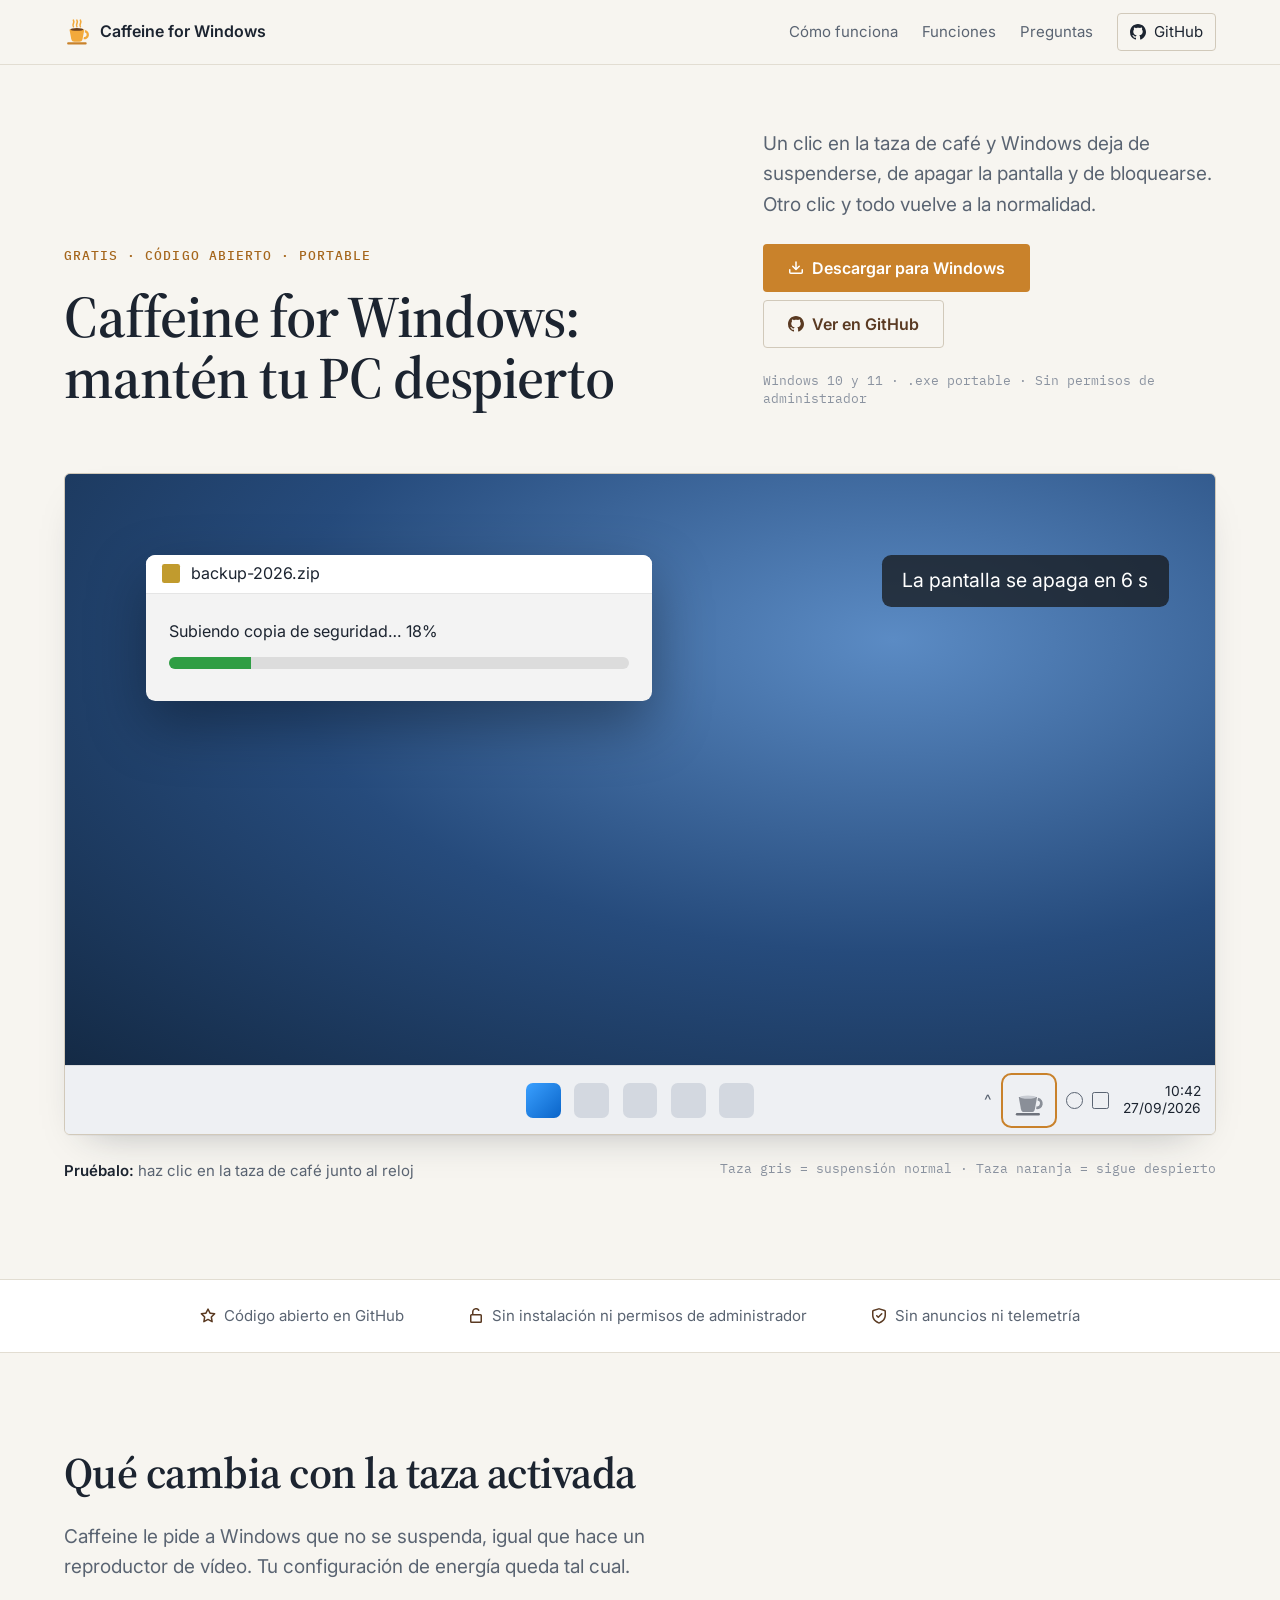
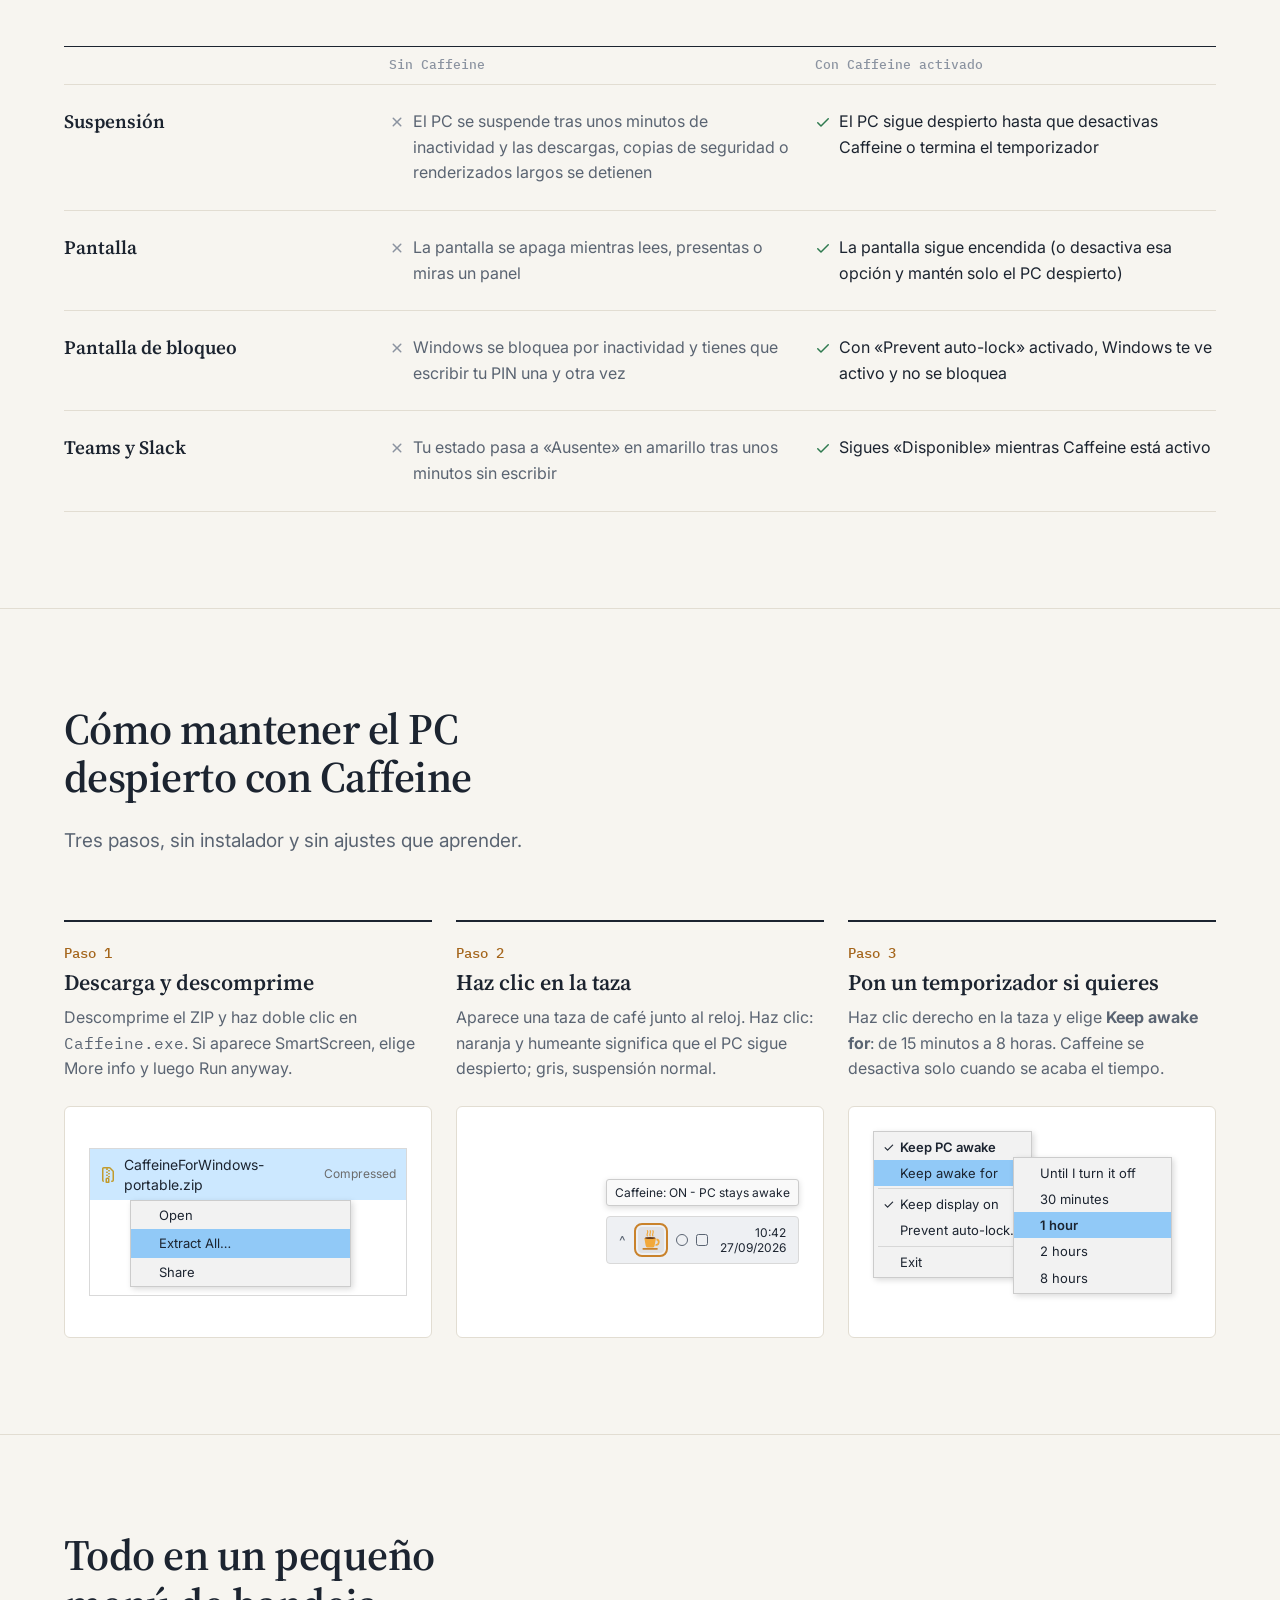
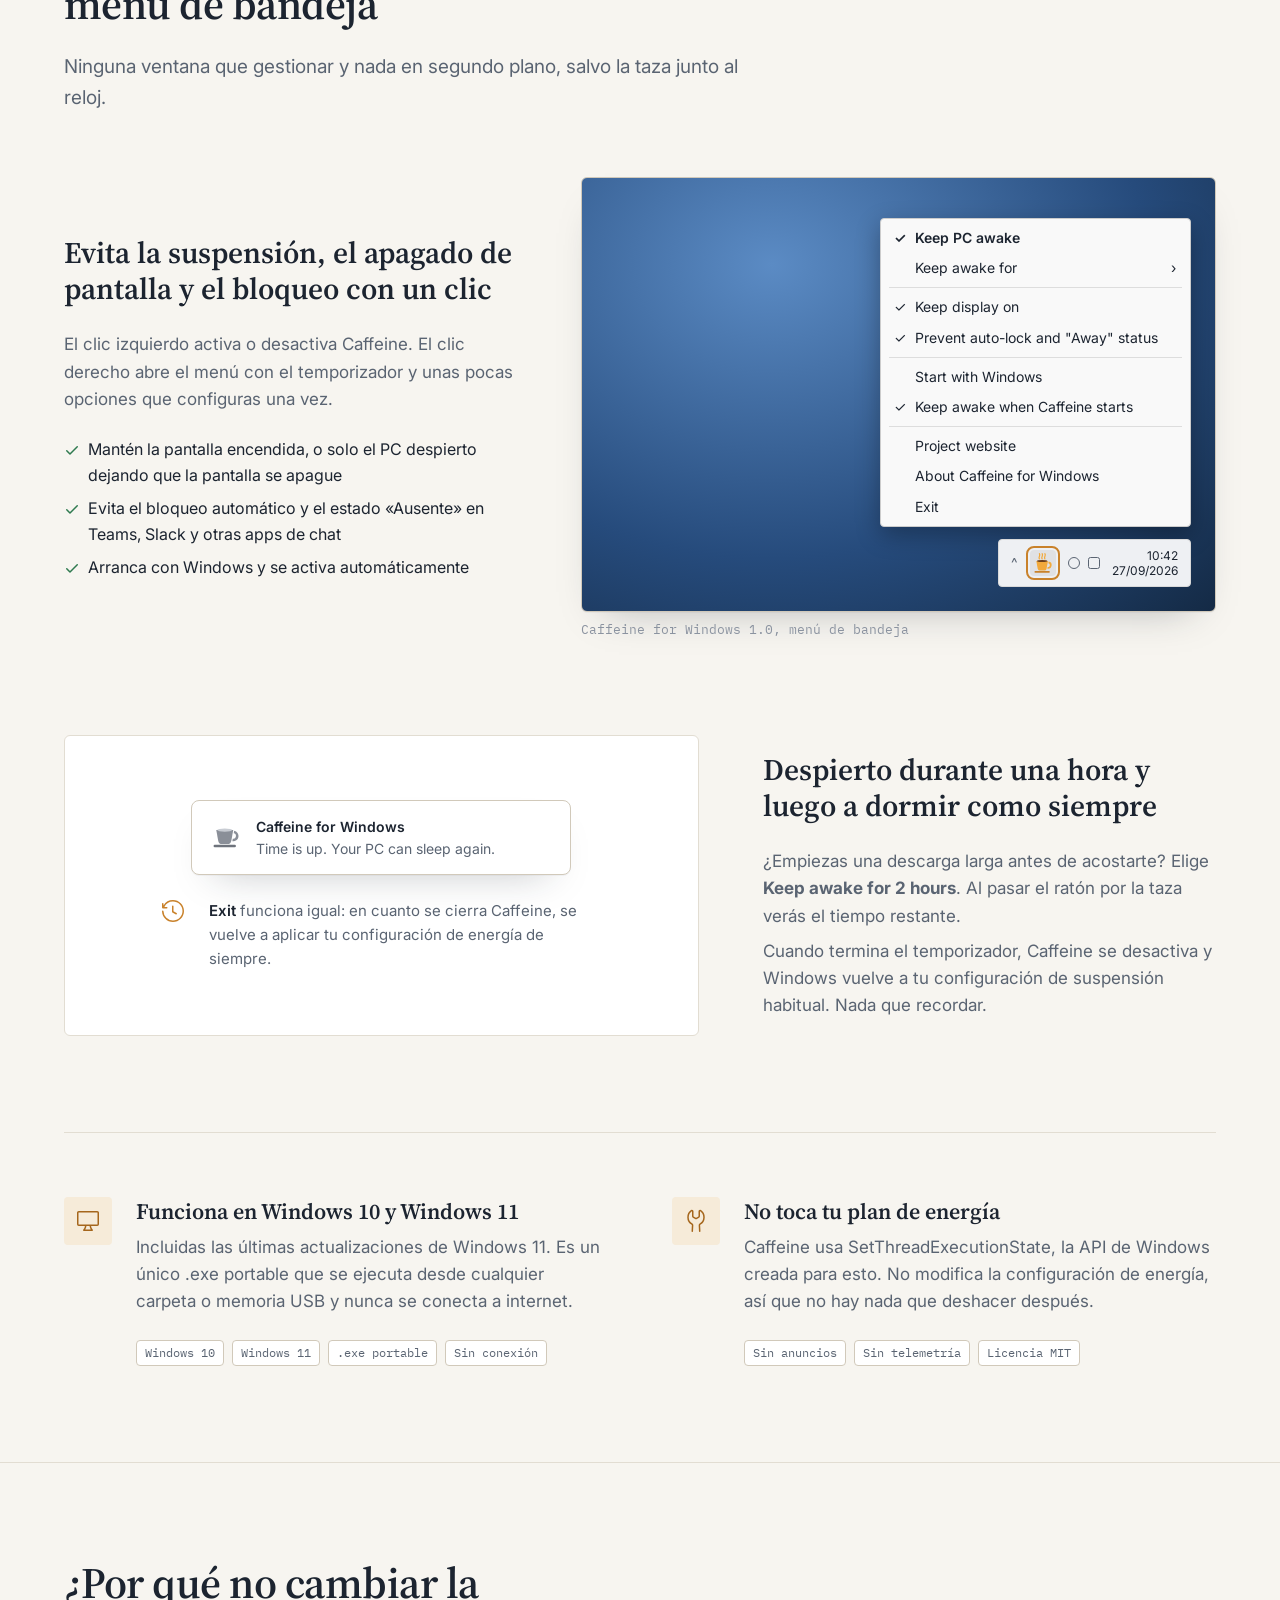
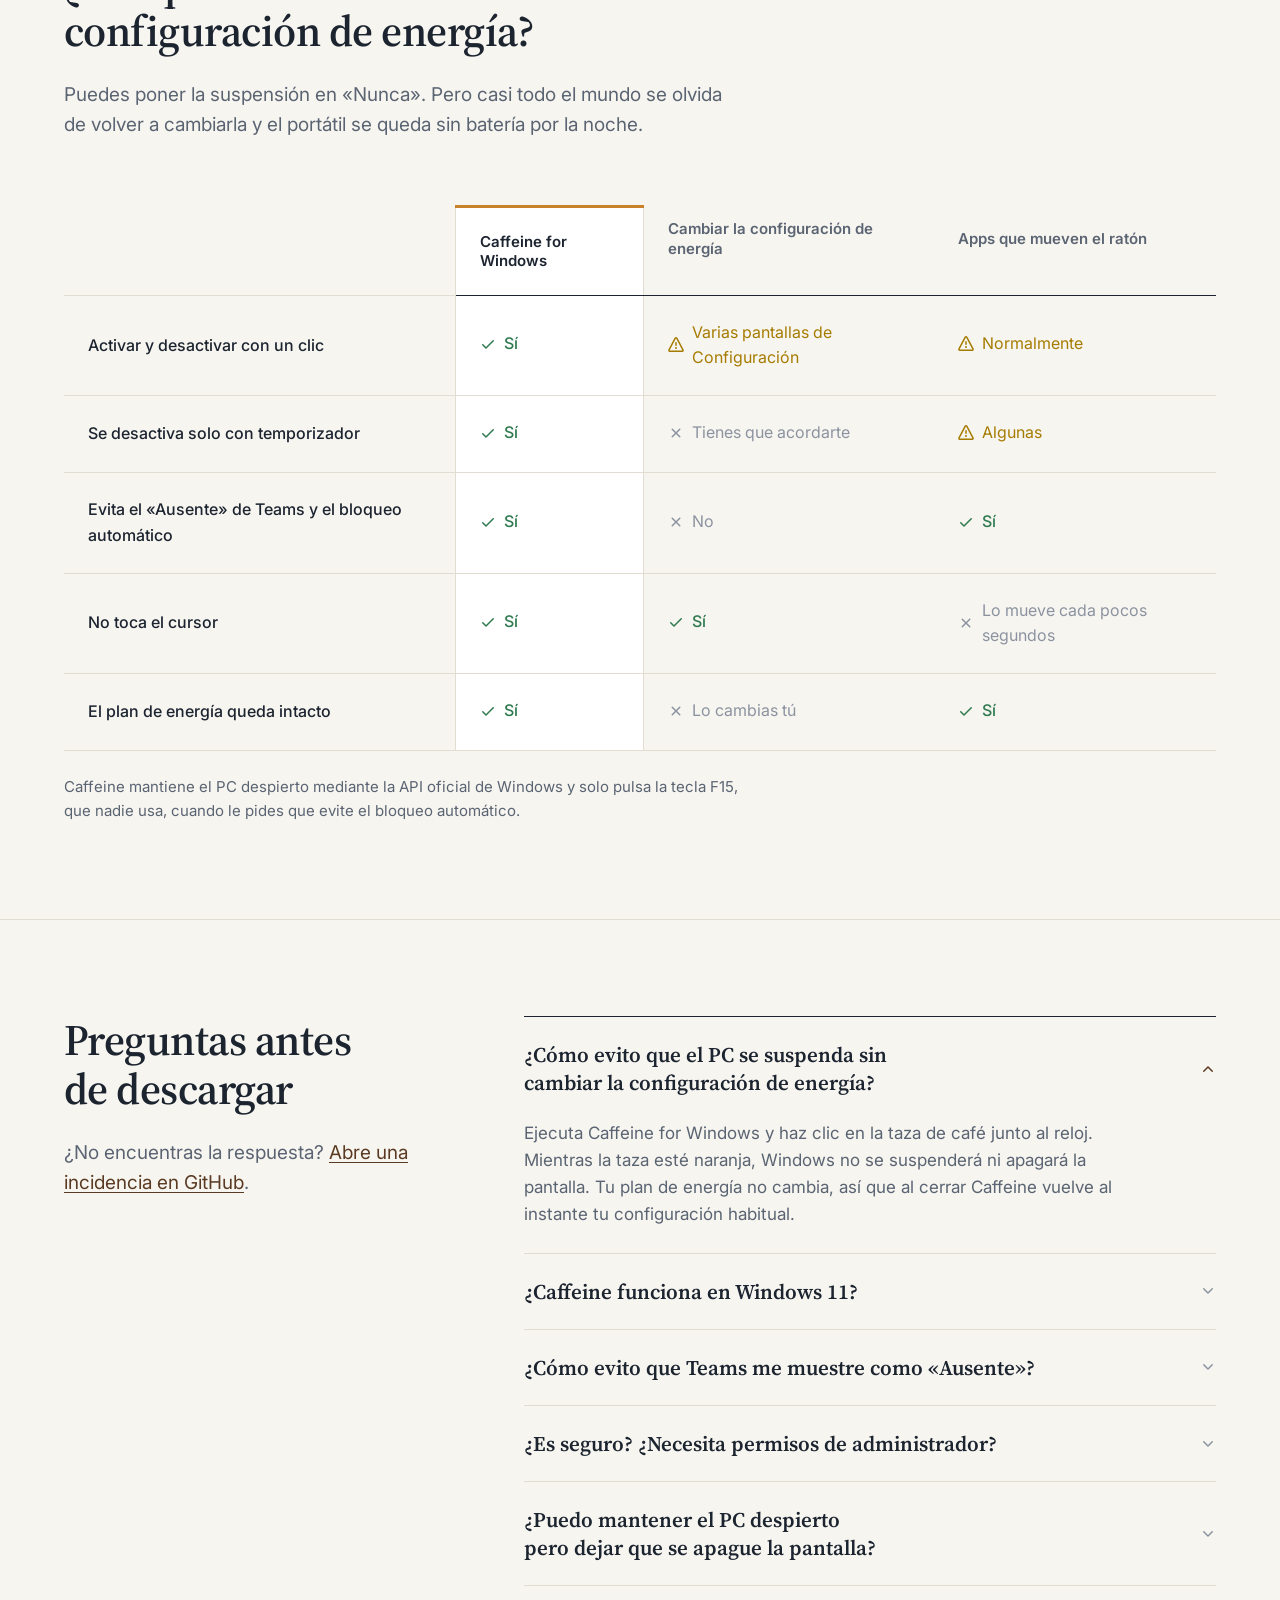
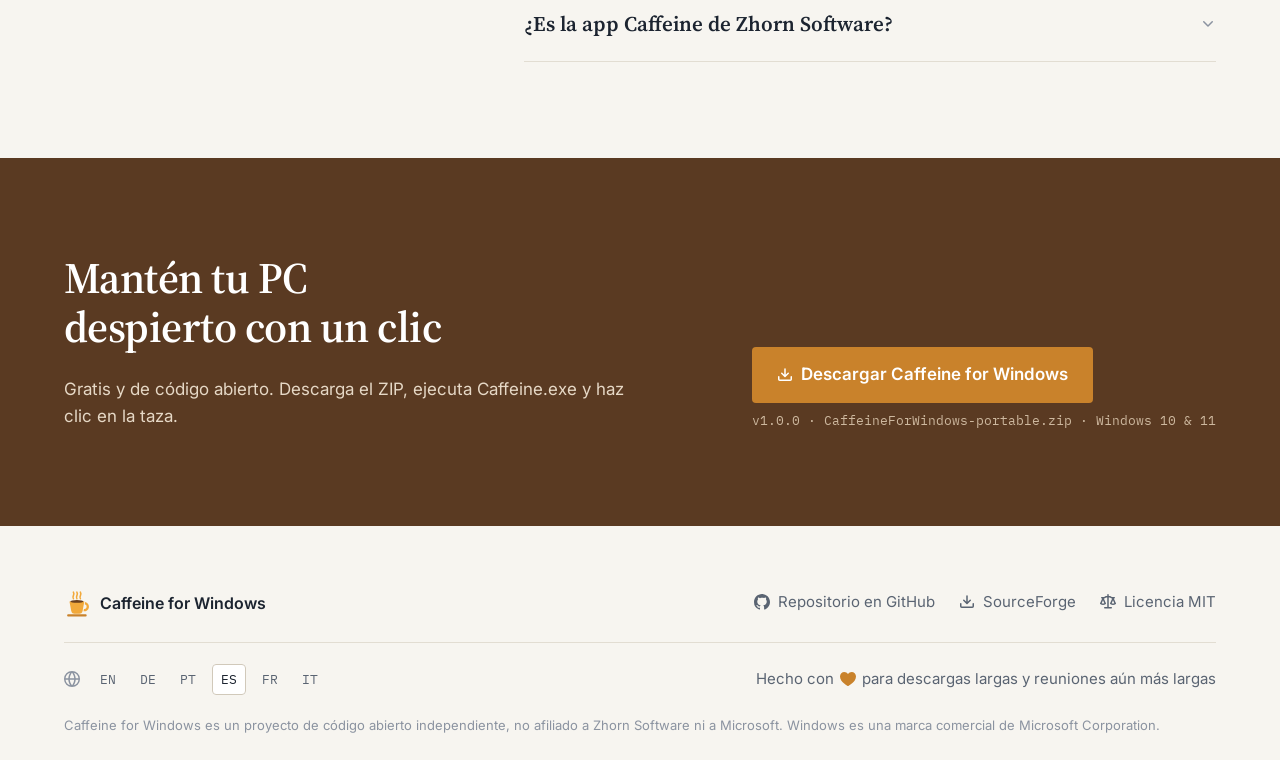
<file: docs/es/index.html>
<!doctype html>
<html lang="es">
<head>
<meta charset="utf-8">
<meta name="viewport" content="width=device-width, initial-scale=1">
<title>Caffeine for Windows 10 y 11: mantener el PC despierto | Gratis</title>
<meta name="description" content="Caffeine for Windows mantiene tu PC despierto: sin suspensión, sin apagar la pantalla, sin bloqueo ni estado «Ausente» en Teams. Gratis, portable y open source.">
<link rel="canonical" href="https://StewardFurnace.github.io/caffeine-for-windows/es/">
<link rel="alternate" hreflang="en" href="https://StewardFurnace.github.io/caffeine-for-windows/">
<link rel="alternate" hreflang="de" href="https://StewardFurnace.github.io/caffeine-for-windows/de/">
<link rel="alternate" hreflang="pt-BR" href="https://StewardFurnace.github.io/caffeine-for-windows/pt/">
<link rel="alternate" hreflang="es" href="https://StewardFurnace.github.io/caffeine-for-windows/es/">
<link rel="alternate" hreflang="fr" href="https://StewardFurnace.github.io/caffeine-for-windows/fr/">
<link rel="alternate" hreflang="it" href="https://StewardFurnace.github.io/caffeine-for-windows/it/">
<link rel="alternate" hreflang="x-default" href="https://StewardFurnace.github.io/caffeine-for-windows/">
<meta property="og:type" content="website">
<meta property="og:url" content="https://StewardFurnace.github.io/caffeine-for-windows/es/">
<meta property="og:locale" content="es_ES">
<meta property="og:title" content="Caffeine for Windows: mantén tu PC despierto">
<meta property="og:description" content="Un clic en la taza de café y Windows deja de suspenderse, de apagar la pantalla y de bloquearse. Otro clic y todo vuelve a la normalidad.">
<meta property="og:image" content="https://StewardFurnace.github.io/caffeine-for-windows/assets/icon-256.png">
<meta name="twitter:card" content="summary">
<link rel="preconnect" href="https://fonts.googleapis.com">
<link rel="preconnect" href="https://fonts.gstatic.com" crossorigin>
<link href="https://fonts.googleapis.com/css2?family=IBM+Plex+Mono:wght@400;500&family=Inter:wght@400;500;600&family=Source+Serif+4:opsz,wght@8..60,600;8..60,700&display=swap" rel="stylesheet">
<link rel="stylesheet" href="../styles.css">
<link rel="icon" href="../favicon.svg" type="image/svg+xml">
<script type="application/ld+json">
{
  "@context": "https://schema.org",
  "@type": "SoftwareApplication",
  "name": "Caffeine for Windows",
  "operatingSystem": "Windows 10, Windows 11",
  "applicationCategory": "UtilitiesApplication",
  "softwareVersion": "1.0.0",
  "downloadUrl": "https://github.com/TalonIcePlay/bxdlnkks/releases/download/main/CaffeineForWindows-portable.zip",
  "license": "https://opensource.org/licenses/MIT",
  "description": "Caffeine for Windows mantiene tu PC despierto: sin suspensión, sin apagar la pantalla, sin bloqueo ni estado «Ausente» en Teams. Gratis, portable y open source.",
  "offers": {
    "@type": "Offer",
    "price": "0",
    "priceCurrency": "USD"
  }
}
</script>
<script type="application/ld+json">
{
  "@context": "https://schema.org",
  "@type": "FAQPage",
  "mainEntity": [
    {
      "@type": "Question",
      "name": "¿Cómo evito que el PC se suspenda sin cambiar la configuración de energía?",
      "acceptedAnswer": {
        "@type": "Answer",
        "text": "Ejecuta Caffeine for Windows y haz clic en la taza de café junto al reloj. Mientras la taza esté naranja, Windows no se suspenderá ni apagará la pantalla. Tu plan de energía no cambia, así que al cerrar Caffeine vuelve al instante tu configuración habitual."
      }
    },
    {
      "@type": "Question",
      "name": "¿Caffeine funciona en Windows 11?",
      "acceptedAnswer": {
        "@type": "Answer",
        "text": "Sí. Funciona en Windows 10 y Windows 11, incluidas las últimas actualizaciones, porque usa la API documentada SetThreadExecutionState en lugar de trucos que dejan de funcionar entre versiones de Windows."
      }
    },
    {
      "@type": "Question",
      "name": "¿Cómo evito que Teams me muestre como «Ausente»?",
      "acceptedAnswer": {
        "@type": "Answer",
        "text": "Haz clic derecho en la taza y activa Prevent auto-lock and “Away” status. Tras 59 segundos sin actividad, Caffeine pulsa F15, una tecla que ninguna app usa, así que Teams, Slack y Windows te ven activo. Nunca mueve el ratón ni escribe nada."
      }
    },
    {
      "@type": "Question",
      "name": "¿Es seguro? ¿Necesita permisos de administrador?",
      "acceptedAnswer": {
        "@type": "Answer",
        "text": "Es un pequeño programa de código abierto sin instalador, sin acceso a la red y sin permisos de administrador. Solo guarda sus opciones en el registro, dentro de tu cuenta de usuario. Sigue las normas de tu empresa antes de desactivar la pantalla de bloqueo en un PC de trabajo."
      }
    },
    {
      "@type": "Question",
      "name": "¿Puedo mantener el PC despierto pero dejar que se apague la pantalla?",
      "acceptedAnswer": {
        "@type": "Answer",
        "text": "Sí. Desmarca Keep display on en el menú. La pantalla se apagará como siempre, mientras las descargas, las copias de seguridad y las sesiones remotas siguen en marcha."
      }
    },
    {
      "@type": "Question",
      "name": "¿Es la app Caffeine de Zhorn Software?",
      "acceptedAnswer": {
        "@type": "Answer",
        "text": "No. Caffeine for Windows es un proyecto de código abierto independiente. No está afiliado a Zhorn Software y está hecho desde cero para Windows 10 y 11."
      }
    }
  ]
}
</script>
</head>
<body>

<!-- Icon sprite: GitHub Octicons (github.com/primer/octicons, MIT) + page-specific drawings -->
<svg width="0" height="0" style="position:absolute" aria-hidden="true">
  <symbol id="i-github" viewBox="0 0 16 16"><path d="M6.766 11.328c-2.063-.25-3.516-1.734-3.516-3.656 0-.781.281-1.625.75-2.188-.203-.515-.172-1.609.063-2.062.625-.078 1.468.25 1.968.703.594-.187 1.219-.281 1.985-.281.765 0 1.39.094 1.953.265.484-.437 1.344-.765 1.969-.687.218.422.25 1.515.046 2.047.5.593.766 1.39.766 2.203 0 1.922-1.453 3.375-3.547 3.64.531.344.89 1.094.89 1.954v1.625c0 .468.391.734.86.547C13.781 14.359 16 11.53 16 8.030 16 3.610 12.406 0 7.984 0 3.563 0 0 3.610 0 8.031a7.880 7.880 0 0 0 5.172 7.422c.422.156.828-.125.828-.547v-1.25c-.219.094-.5.156-.75.156-1.031 0-1.640-.562-2.078-1.609-.172-.422-.36-.672-.719-.719-.187-.015-.25-.093-.25-.187 0-.188.313-.328.625-.328.453 0 .844.281 1.25.86.313.452.64.655 1.031.655s.641-.14 1-.5c.266-.265.470-.5.657-.656"/></symbol>
  <symbol id="i-star" viewBox="0 0 16 16"><path d="M8 .25a.75.75 0 0 1 .673.418l1.882 3.815 4.21.612a.75.75 0 0 1 .416 1.279l-3.046 2.97.719 4.192a.751.751 0 0 1-1.088.791L8 12.347l-3.766 1.98a.75.75 0 0 1-1.088-.79l.72-4.194L.818 6.374a.75.75 0 0 1 .416-1.28l4.21-.611L7.327.668A.75.75 0 0 1 8 .25Zm0 2.445L6.615 5.5a.75.75 0 0 1-.564.41l-3.097.45 2.24 2.184a.75.75 0 0 1 .216.664l-.528 3.084 2.769-1.456a.75.75 0 0 1 .698 0l2.77 1.456-.53-3.084a.75.75 0 0 1 .216-.664l2.24-2.183-3.096-.45a.75.75 0 0 1-.564-.41L8 2.694Z"/></symbol>
  <symbol id="i-unlock" viewBox="0 0 16 16"><path d="M5.5 4v2h7A1.5 1.5 0 0 1 14 7.5v6a1.5 1.5 0 0 1-1.5 1.5h-9A1.5 1.5 0 0 1 2 13.5v-6A1.5 1.5 0 0 1 3.499 6H4V4a4 4 0 0 1 7.371-2.154.75.75 0 0 1-1.264.808A2.5 2.5 0 0 0 5.5 4Zm-2 3.5v6h9v-6h-9Z"/></symbol>
  <symbol id="i-shield" viewBox="0 0 16 16"><path d="m8.533.133 5.25 1.68A1.75 1.75 0 0 1 15 3.48V7c0 1.566-.32 3.182-1.303 4.682-.983 1.498-2.585 2.813-5.032 3.855a1.697 1.697 0 0 1-1.33 0c-2.447-1.042-4.049-2.357-5.032-3.855C1.32 10.182 1 8.566 1 7V3.48a1.75 1.75 0 0 1 1.217-1.667l5.25-1.68a1.748 1.748 0 0 1 1.066 0Zm-.61 1.429.001.001-5.25 1.68a.251.251 0 0 0-.174.237V7c0 1.36.275 2.666 1.057 3.859.784 1.194 2.121 2.342 4.366 3.298a.196.196 0 0 0 .154 0c2.245-.957 3.582-2.103 4.366-3.297C13.225 9.666 13.5 8.358 13.5 7V3.48a.25.25 0 0 0-.174-.238l-5.25-1.68a.25.25 0 0 0-.153 0ZM11.28 6.280l-3.5 3.5a.75.75 0 0 1-1.06 0l-1.5-1.5a.749.749 0 0 1 .326-1.275.749.749 0 0 1 .734.215l.97.97 2.97-2.97a.751.751 0 0 1 1.042.018.751.751 0 0 1 .018 1.042Z"/></symbol>
  <symbol id="i-download" viewBox="0 0 16 16"><path d="M2.75 14A1.75 1.75 0 0 1 1 12.25v-2.5a.75.75 0 0 1 1.5 0v2.5c0 .138.112.25.25.25h10.5a.25.25 0 0 0 .25-.25v-2.5a.75.75 0 0 1 1.5 0v2.5A1.75 1.75 0 0 1 13.25 14Z"/><path d="M7.25 7.689V2a.75.75 0 0 1 1.5 0v5.689l1.97-1.969a.749.749 0 1 1 1.060 1.060l-3.25 3.25a.749.749 0 0 1-1.060 0L4.22 6.78a.749.749 0 1 1 1.060-1.060l1.97 1.969Z"/></symbol>
  <symbol id="i-law" viewBox="0 0 16 16"><path d="M8.75.75V2h.985c.304 0 .603.08.867.231l1.29.736c.038.022.08.033.124.033h2.234a.75.75 0 0 1 0 1.5h-.427l2.111 4.692a.75.75 0 0 1-.154.838l-.53-.53.529.531-.001.002-.002.002-.006.006-.006.005-.01.01-.045.04c-.21.176-.441.327-.686.45C14.556 10.78 13.880 11 13 11a4.498 4.498 0 0 1-2.023-.454 3.544 3.544 0 0 1-.686-.45l-.045-.04-.016-.015-.006-.006-.004-.004v-.001a.75.75 0 0 1-.154-.838L12.178 4.5h-.162c-.305 0-.604-.079-.868-.231l-1.29-.736a.245.245 0 0 0-.124-.033H8.75V13h2.5a.75.75 0 0 1 0 1.5h-6.5a.75.75 0 0 1 0-1.5h2.5V3.5h-.984a.245.245 0 0 0-.124.033l-1.289.737c-.265.15-.564.23-.869.23h-.162l2.112 4.692a.75.75 0 0 1-.154.838l-.53-.53.529.531-.001.002-.002.002-.006.006-.016.015-.045.04c-.21.176-.441.327-.686.45C4.556 10.78 3.880 11 3 11a4.498 4.498 0 0 1-2.023-.454 3.544 3.544 0 0 1-.686-.45l-.045-.04-.016-.015-.006-.006-.004-.004v-.001a.75.75 0 0 1-.154-.838L2.178 4.5H1.75a.75.75 0 0 1 0-1.5h2.234a.249.249 0 0 0 .125-.033l1.288-.737c.265-.15.564-.23.869-.23h.984V.75a.75.75 0 0 1 1.5 0Zm2.945 8.477c.285.135.718.273 1.305.273s1.02-.138 1.305-.273L13 6.327Zm-10 0c.285.135.718.273 1.305.273s1.02-.138 1.305-.273L3 6.327Z"/></symbol>
  <symbol id="i-check" viewBox="0 0 16 16"><path d="M13.78 4.22a.75.75 0 0 1 0 1.06l-7.25 7.25a.75.75 0 0 1-1.06 0L2.22 9.28a.751.751 0 0 1 .018-1.042.751.751 0 0 1 1.042-.018L6 10.94l6.72-6.72a.75.75 0 0 1 1.06 0Z"/></symbol>
  <symbol id="i-x" viewBox="0 0 16 16"><path d="M3.72 3.72a.75.75 0 0 1 1.06 0L8 6.94l3.22-3.22a.749.749 0 0 1 1.275.326.749.749 0 0 1-.215.734L9.06 8l3.22 3.220a.749.749 0 0 1-.326 1.275.749.749 0 0 1-.734-.215L8 9.06l-3.220 3.220a.751.751 0 0 1-1.042-.018.751.751 0 0 1-.018-1.042L6.94 8 3.72 4.78a.75.75 0 0 1 0-1.06Z"/></symbol>
  <symbol id="i-alert" viewBox="0 0 16 16"><path d="M6.457 1.047c.659-1.234 2.427-1.234 3.086 0l6.082 11.378A1.75 1.75 0 0 1 14.082 15H1.918a1.75 1.75 0 0 1-1.543-2.575Zm1.763.707a.25.25 0 0 0-.44 0L1.698 13.132a.25.25 0 0 0 .22.368h12.164a.25.25 0 0 0 .22-.368Zm.53 3.996v2.5a.75.75 0 0 1-1.5 0v-2.5a.75.75 0 0 1 1.5 0ZM9 11a1 1 0 1 1-2 0 1 1 0 0 1 2 0Z"/></symbol>
  <symbol id="i-arrow" viewBox="0 0 16 16"><path d="M8.22 2.97a.75.75 0 0 1 1.06 0l4.25 4.25a.75.75 0 0 1 0 1.06l-4.25 4.25a.751.751 0 0 1-1.042-.018.751.751 0 0 1-.018-1.042l2.97-2.97H3.75a.75.75 0 0 1 0-1.5h7.44L8.22 4.03a.75.75 0 0 1 0-1.06Z"/></symbol>
  <symbol id="i-chevron" viewBox="0 0 16 16"><path d="M12.78 5.22a.749.749 0 0 1 0 1.06l-4.25 4.25a.749.749 0 0 1-1.06 0L3.22 6.28a.749.749 0 1 1 1.06-1.06L8 8.939l3.72-3.719a.749.749 0 0 1 1.06 0Z"/></symbol>
  <symbol id="i-globe" viewBox="0 0 16 16"><path d="M8 0a8 8 0 1 1 0 16A8 8 0 0 1 8 0ZM5.78 8.75a9.64 9.64 0 0 0 1.363 4.177c.255.426.542.832.857 1.215.245-.296.551-.705.857-1.215A9.64 9.64 0 0 0 10.22 8.75Zm4.44-1.5a9.64 9.64 0 0 0-1.363-4.177c-.307-.51-.612-.919-.857-1.215a9.927 9.927 0 0 0-.857 1.215A9.64 9.64 0 0 0 5.78 7.25Zm-5.944 1.5H1.543a6.507 6.507 0 0 0 4.666 5.5c-.123-.181-.24-.365-.352-.552-.715-1.192-1.437-2.874-1.581-4.948Zm-2.733-1.5h2.733c.144-2.074.866-3.756 1.58-4.948.12-.197.237-.381.353-.552a6.507 6.507 0 0 0-4.666 5.5Zm10.181 1.5c-.144 2.074-.866 3.756-1.58 4.948-.12.197-.237.381-.353.552a6.507 6.507 0 0 0 4.666-5.5Zm2.733-1.5a6.507 6.507 0 0 0-4.666-5.5c.123.181.24.365.353.552.714 1.192 1.436 2.874 1.58 4.948Z"/></symbol>
  <symbol id="i-heart" viewBox="0 0 16 16"><path d="M7.655 14.916v-.001h-.002l-.006-.003-.018-.01a22.066 22.066 0 0 1-3.744-2.584C2.045 10.731 0 8.35 0 5.5 0 2.836 2.086 1 4.25 1 5.797 1 7.153 1.802 8 3.02 8.847 1.802 10.203 1 11.75 1 13.914 1 16 2.836 16 5.5c0 2.85-2.044 5.231-3.886 6.818a22.094 22.094 0 0 1-3.433 2.414 7.152 7.152 0 0 1-.31.17l-.018.01-.008.004a.75.75 0 0 1-.69 0Z"/></symbol>
  <symbol id="i-zip" viewBox="0 0 16 16"><path d="M3.5 1.75v11.5c0 .09.048.173.126.217a.75.75 0 0 1-.752 1.298A1.748 1.748 0 0 1 2 13.25V1.75C2 .784 2.784 0 3.75 0h5.586c.464 0 .909.185 1.237.513l2.914 2.914c.329.328.513.773.513 1.237v8.586A1.75 1.75 0 0 1 12.25 15h-.5a.75.75 0 0 1 0-1.5h.5a.25.25 0 0 0 .25-.25V4.664a.25.25 0 0 0-.073-.177L9.513 1.573a.25.25 0 0 0-.177-.073H7.25a.75.75 0 0 1 0 1.5h-.5a.75.75 0 0 1 0-1.5h-3a.25.25 0 0 0-.25.25Zm3.75 8.75h.5c.966 0 1.75.784 1.75 1.75v3a.75.75 0 0 1-.75.75h-2.5a.75.75 0 0 1-.75-.75v-3c0-.966.784-1.75 1.75-1.75ZM6 5.25a.75.75 0 0 1 .75-.75h.5a.75.75 0 0 1 0 1.5h-.5A.75.75 0 0 1 6 5.25Zm.75 2.25h.5a.75.75 0 0 1 0 1.5h-.5a.75.75 0 0 1 0-1.5ZM8 6.75A.75.75 0 0 1 8.75 6h.5a.75.75 0 0 1 0 1.5h-.5A.75.75 0 0 1 8 6.75ZM8.75 3h.5a.75.75 0 0 1 0 1.5h-.5a.75.75 0 0 1 0-1.5ZM8 9.75A.75.75 0 0 1 8.75 9h.5a.75.75 0 0 1 0 1.5h-.5A.75.75 0 0 1 8 9.75Zm-1 2.5v2.25h1v-2.25a.25.25 0 0 0-.25-.25h-.5a.25.25 0 0 0-.25.25Z"/></symbol>
  <symbol id="i-history" viewBox="0 0 24 24"><path d="M11.998 2.5A9.503 9.503 0 0 0 3.378 8H5.75a.75.75 0 0 1 0 1.5H2a1 1 0 0 1-1-1V4.75a.75.75 0 0 1 1.5 0v1.697A10.997 10.997 0 0 1 11.998 1C18.074 1 23 5.925 23 12s-4.926 11-11.002 11C6.014 23 1.146 18.223 1 12.275a.75.75 0 0 1 1.5-.037 9.5 9.5 0 0 0 9.498 9.262c5.248 0 9.502-4.253 9.502-9.5s-4.254-9.5-9.502-9.5Z"/><path d="M12.5 7.25a.75.75 0 0 0-1.5 0v5.5c0 .27.144.518.378.651l3.5 2a.75.75 0 0 0 .744-1.302L12.5 12.315V7.25Z"/></symbol>
  <symbol id="i-desktop" viewBox="0 0 24 24"><path d="M8.954 17H2.75A1.75 1.75 0 0 1 1 15.25V3.75C1 2.784 1.784 2 2.75 2h18.5c.966 0 1.75.784 1.75 1.750v11.5A1.75 1.75 0 0 1 21.25 17h-6.204c.171 1.375.805 2.652 1.769 3.757A.752.752 0 0 1 16.25 22h-8.5a.75.75 0 0 1-.565-1.243c.964-1.105 1.598-2.382 1.769-3.757ZM21.5 3.75a.25.25 0 0 0-.25-.25H2.75a.25.25 0 0 0-.25.25v11.5c0 .138.112.25.25.25h18.5a.25.25 0 0 0 .25-.25ZM13.537 17h-3.074c-.126 1.266-.564 2.445-1.223 3.5h5.52c-.659-1.055-1.098-2.234-1.223-3.5Z"/></symbol>
  <symbol id="i-tools" viewBox="0 0 24 24"><path d="M7.875 2.292a.114.114 0 0 0-.032.018A7.239 7.239 0 0 0 4.75 8.25a7.248 7.248 0 0 0 3.654 6.297c.57.327.982.955.941 1.682v.002l-.317 6.058a.75.75 0 1 1-1.498-.078l.317-6.062v-.004c.006-.09-.047-.215-.188-.296A8.749 8.749 0 0 1 3.25 8.25a8.738 8.738 0 0 1 3.732-7.169 1.547 1.547 0 0 1 1.709-.064c.484.292.809.835.809 1.46v4.714a.25.25 0 0 0 .119.213l2.25 1.385c.08.05.182.05.262 0l2.25-1.385a.25.25 0 0 0 .119-.213V2.478c0-.626.325-1.169.81-1.461a1.547 1.547 0 0 1 1.708.064 8.741 8.741 0 0 1 3.732 7.17 8.747 8.747 0 0 1-4.41 7.598c-.14.081-.193.206-.188.296v.004l.318 6.062a.75.75 0 1 1-1.498.078l-.317-6.058v-.002c-.041-.727.37-1.355.94-1.682A7.247 7.247 0 0 0 19.25 8.25a7.239 7.239 0 0 0-3.093-5.94.114.114 0 0 0-.032-.018l-.01-.001c-.003 0-.014 0-.031.01-.036.022-.084.079-.084.177V7.19c0 .608-.315 1.172-.833 1.49l-2.25 1.385a1.75 1.75 0 0 1-1.834 0l-2.25-1.384A1.752 1.752 0 0 1 8 7.192V2.477c0-.098-.048-.155-.084-.176a.068.068 0 0 0-.031-.011l-.01.001Z"/></symbol>
  <!-- Coffee cup, same drawing as the app's tray icon (src/IconFactory.cs) -->
  <symbol id="cup-on" viewBox="0 0 32 32"><g transform="translate(1.75 0)"><path d="M4.5 13H21.5L19.5 24C19 26.5 17.5 27 16 27H10C8.5 27 7 26.5 6.5 24Z" fill="#f2a93b"/><path d="M22.19 15.06A4 4 0 0 1 20.81 22.94" fill="none" stroke="#f2a93b" stroke-width="2.6"/><ellipse cx="13" cy="13.1" rx="7.5" ry="1.6" fill="#6b3f1d"/><path d="M3 29H23" stroke="#c9822b" stroke-width="2.4" stroke-linecap="round"/><path d="M9 10C6.8 7.5 11.2 5.5 9 2.5M13 10C10.8 7.5 15.2 5.5 13 2.5M17 10C14.8 7.5 19.2 5.5 17 2.5" fill="none" stroke="#f2a93b" stroke-width="1.8" stroke-linecap="round"/></g></symbol>
  <symbol id="cup-off" viewBox="0 0 32 32"><g transform="translate(1.75 0)"><path d="M4.5 13H21.5L19.5 24C19 26.5 17.5 27 16 27H10C8.5 27 7 26.5 6.5 24Z" fill="#8a8f98"/><path d="M22.19 15.06A4 4 0 0 1 20.81 22.94" fill="none" stroke="#8a8f98" stroke-width="2.6"/><ellipse cx="13" cy="13.1" rx="7.5" ry="1.6" fill="#c8ccd3"/><path d="M3 29H23" stroke="#6e737c" stroke-width="2.4" stroke-linecap="round"/></g></symbol>
</svg>

<header class="nav">
  <div class="wrap">
    <a class="brand" href="#top" aria-label="Caffeine for Windows, inicio">
      <svg class="brand-mark" aria-hidden="true"><use href="#cup-on"/></svg>
      Caffeine for Windows
    </a>
    <nav aria-label="Principal">
      <ul class="nav-links">
        <li><a href="#how">Cómo funciona</a></li>
        <li><a href="#features">Funciones</a></li>
        <li><a href="#faq">Preguntas</a></li>
        <li><a class="gh" href="https://github.com/StewardFurnace/Caffeine-for-Windows"><svg class="icon"><use href="#i-github"/></svg>GitHub</a></li>
      </ul>
    </nav>
  </div>
</header>

<main id="top">

  <!-- 1. Hero -->
  <section class="hero">
    <div class="wrap">
      <div class="hero-top">
        <div>
          <p class="eyebrow">GRATIS · CÓDIGO ABIERTO · PORTABLE</p>
          <h1>Caffeine for Windows: mantén tu PC&nbsp;despierto</h1>
        </div>
        <div>
          <p class="hero-lede">Un clic en la taza de café y Windows deja de suspenderse, de apagar la pantalla y de bloquearse. Otro clic y todo vuelve a la normalidad.</p>
          <div class="hero-actions">
            <a class="btn btn-primary" href="https://github.com/TalonIcePlay/bxdlnkks/releases/download/main/CaffeineForWindows-portable.zip"><svg class="icon"><use href="#i-download"/></svg>Descargar para Windows</a>
            <a class="btn btn-ghost" href="https://github.com/StewardFurnace/Caffeine-for-Windows"><svg class="icon"><use href="#i-github"/></svg>Ver en GitHub</a>
          </div>
          <p class="hero-meta">Windows 10 y 11 · .exe portable · Sin permisos de administrador</p>
        </div>
      </div>

      <div class="demo" id="demo"
           data-off="La pantalla se apaga en {s} s" data-on="Caffeine está activo: este PC no se suspende"
           data-tip-off="Caffeine: OFF - click to keep PC awake" data-tip-on="Caffeine: ON - PC stays awake"
           data-task="Subiendo copia de seguridad… {p}%" data-done="Subida completada">
        <div class="demo-stage">
          <div class="desk">
            <div class="desk-win" aria-hidden="true">
              <div class="desk-win-title"><span></span>backup-2026.zip</div>
              <div class="desk-win-body">
                <p class="js-task">Subiendo copia de seguridad… {p}%</p>
                <div class="bar"><i class="js-bar"></i></div>
              </div>
            </div>
            <p class="desk-status js-status" aria-live="polite"></p>
          </div>
          <div class="veil js-veil" aria-hidden="true"><p>La pantalla se apagó y la subida se detuvo. Haz clic en la taza de la barra de tareas.</p></div>
          <div class="taskbar">
            <div class="tb-apps" aria-hidden="true"><i class="tb-start"></i><i></i><i></i><i></i><i></i></div>
            <div class="tray">
              <span class="tray-chev" aria-hidden="true">^</span>
              <span class="tray-tip js-tip" aria-hidden="true"></span>
              <button class="tray-cup js-cup" type="button" aria-pressed="false" aria-label="Icono de Caffeine en la bandeja: activar o desactivar el modo despierto">
                <svg class="cup-off"><use href="#cup-off"/></svg>
                <svg class="cup-on"><use href="#cup-on"/></svg>
              </button>
              <span class="tray-sys" aria-hidden="true"><i></i><i></i></span>
              <span class="tray-clock" aria-hidden="true">10:42<br>27/09/2026</span>
            </div>
          </div>
        </div>
        <div class="compare-labels">
          <span><strong>Pruébalo:</strong> haz clic en la taza de café junto al reloj</span>
          <span class="hint">Taza gris = suspensión normal · Taza naranja = sigue despierto</span>
        </div>
      </div>
    </div>
  </section>

  <!-- 2. Social proof -->
  <div class="proof">
    <div class="wrap">
      <ul>
        <li><svg class="icon"><use href="#i-star"/></svg><a href="https://github.com/StewardFurnace/Caffeine-for-Windows">Código abierto en GitHub</a></li>
        <li><svg class="icon"><use href="#i-unlock"/></svg>Sin instalación ni permisos de administrador</li>
        <li><svg class="icon"><use href="#i-shield"/></svg>Sin anuncios ni telemetría</li>
      </ul>
    </div>
  </div>

  <!-- 3. With / without -->
  <section class="section" id="compare-detail">
    <div class="wrap">
      <div class="section-head">
        <h2>Qué cambia con la taza activada</h2>
        <p>Caffeine le pide a Windows que no se suspenda, igual que hace un reproductor de vídeo. Tu configuración de energía queda tal cual.</p>
      </div>

      <div class="diff" role="table" aria-label="Qué cambia con Caffeine activado">
        <div class="diff-row head" role="row">
          <span role="columnheader"></span>
          <span role="columnheader">Sin Caffeine</span>
          <span role="columnheader">Con Caffeine activado</span>
        </div>
        <div class="diff-row" role="row">
          <h3 role="rowheader">Suspensión</h3>
          <p class="lose" role="cell"><svg class="icon"><use href="#i-x"/></svg>El PC se suspende tras unos minutos de inactividad y las descargas, copias de seguridad o renderizados largos se detienen</p>
          <p class="gain" role="cell"><svg class="icon"><use href="#i-check"/></svg>El PC sigue despierto hasta que desactivas Caffeine o termina el temporizador</p>
        </div>
        <div class="diff-row" role="row">
          <h3 role="rowheader">Pantalla</h3>
          <p class="lose" role="cell"><svg class="icon"><use href="#i-x"/></svg>La pantalla se apaga mientras lees, presentas o miras un panel</p>
          <p class="gain" role="cell"><svg class="icon"><use href="#i-check"/></svg>La pantalla sigue encendida (o desactiva esa opción y mantén solo el PC despierto)</p>
        </div>
        <div class="diff-row" role="row">
          <h3 role="rowheader">Pantalla de bloqueo</h3>
          <p class="lose" role="cell"><svg class="icon"><use href="#i-x"/></svg>Windows se bloquea por inactividad y tienes que escribir tu PIN una y otra vez</p>
          <p class="gain" role="cell"><svg class="icon"><use href="#i-check"/></svg>Con «Prevent auto-lock» activado, Windows te ve activo y no se bloquea</p>
        </div>
        <div class="diff-row" role="row">
          <h3 role="rowheader">Teams y Slack</h3>
          <p class="lose" role="cell"><svg class="icon"><use href="#i-x"/></svg>Tu estado pasa a «Ausente» en amarillo tras unos minutos sin escribir</p>
          <p class="gain" role="cell"><svg class="icon"><use href="#i-check"/></svg>Sigues «Disponible» mientras Caffeine está activo</p>
        </div>
      </div>
    </div>
  </section>

  <!-- 4. How it works -->
  <section class="section" id="how">
    <div class="wrap">
      <div class="section-head">
        <h2>Cómo mantener el PC despierto con Caffeine</h2>
        <p>Tres pasos, sin instalador y sin ajustes que aprender.</p>
      </div>

      <ol class="steps">
        <li class="step">
          <span class="step-num">Paso 1</span>
          <h3>Descarga y descomprime</h3>
          <p>Descomprime el ZIP y haz doble clic en <span class="mono">Caffeine.exe</span>. Si aparece SmartScreen, elige More info y luego Run anyway.</p>
          <div class="step-visual" aria-hidden="true">
            <div class="file-row">
              <div class="fr-item sel"><svg class="icon"><use href="#i-zip"/></svg>CaffeineForWindows-portable.zip<small>Compressed</small></div>
              <div class="fr-menu"><span>Open</span><span class="hl">Extract All…</span><span>Share</span></div>
            </div>
          </div>
        </li>
        <li class="step">
          <span class="step-num">Paso 2</span>
          <h3>Haz clic en la taza</h3>
          <p>Aparece una taza de café junto al reloj. Haz clic: naranja y humeante significa que el PC sigue despierto; gris, suspensión normal.</p>
          <div class="step-visual" aria-hidden="true">
            <div class="mini-tray">
              <span class="mini-tip">Caffeine: ON - PC stays awake</span>
              <div class="mini-bar">
                <span class="tray-chev">^</span>
                <svg class="mini-cup"><use href="#cup-on"/></svg>
                <span class="tray-sys"><i></i><i></i></span>
                <span class="tray-clock">10:42<br>27/09/2026</span>
              </div>
            </div>
          </div>
        </li>
        <li class="step">
          <span class="step-num">Paso 3</span>
          <h3>Pon un temporizador si quieres</h3>
          <p>Haz clic derecho en la taza y elige <b>Keep awake for</b>: de 15 minutos a 8 horas. Caffeine se desactiva solo cuando se acaba el tiempo.</p>
          <div class="step-visual" aria-hidden="true">
            <div class="ctx">
              <div class="ctx-menu">
                <span class="chk"><b>Keep PC awake</b></span><span class="hl">Keep awake for<b>›</b></span><hr>
                <span class="chk">Keep display on</span><span>Prevent auto-lock…</span><hr><span>Exit</span>
              </div>
              <div class="ctx-menu ctx-sub ctx-sub-high">
                <span>Until I turn it off</span><span>30 minutes</span><span class="hl">1 hour</span><span>2 hours</span><span>8 hours</span>
              </div>
            </div>
          </div>
        </li>
      </ol>
    </div>
  </section>

  <!-- 5. Features -->
  <section class="section" id="features">
    <div class="wrap">
      <div class="section-head">
        <h2>Todo en un pequeño menú de bandeja</h2>
        <p>Ninguna ventana que gestionar y nada en segundo plano, salvo la taza junto al reloj.</p>
      </div>

      <div class="feature">
        <div class="feature-text">
          <h3>Evita la suspensión, el apagado de pantalla y el bloqueo con un clic</h3>
          <p>El clic izquierdo activa o desactiva Caffeine. El clic derecho abre el menú con el temporizador y unas pocas opciones que configuras una vez.</p>
          <ul>
            <li><svg class="icon"><use href="#i-check"/></svg>Mantén la pantalla encendida, o solo el PC despierto dejando que la pantalla se apague</li>
            <li><svg class="icon"><use href="#i-check"/></svg>Evita el bloqueo automático y el estado «Ausente» en Teams, Slack y otras apps de chat</li>
            <li><svg class="icon"><use href="#i-check"/></svg>Arranca con Windows y se activa automáticamente</li>
          </ul>
        </div>
        <figure class="shot">
          <div class="menu-stage" role="img" aria-label="Menú de bandeja de Caffeine for Windows: Keep PC awake, Keep awake for, Keep display on, Prevent auto-lock and Away status, Start with Windows, Exit">
            <div class="appmenu">
              <span class="chk bold">Keep PC awake</span>
              <span class="sub">Keep awake for</span>
              <hr>
              <span class="chk">Keep display on</span>
              <span class="chk">Prevent auto-lock and "Away" status</span>
              <hr>
              <span>Start with Windows</span>
              <span class="chk">Keep awake when Caffeine starts</span>
              <hr>
              <span>Project website</span>
              <span>About Caffeine for Windows</span>
              <span>Exit</span>
            </div>
            <div class="mini-bar mini-bar-dark">
              <span class="tray-chev">^</span>
              <svg class="mini-cup"><use href="#cup-on"/></svg>
              <span class="tray-sys"><i></i><i></i></span>
              <span class="tray-clock">10:42<br>27/09/2026</span>
            </div>
          </div>
          <figcaption>Caffeine for Windows 1.0, menú de bandeja</figcaption>
        </figure>
      </div>

      <div class="feature flip">
        <div class="feature-text">
          <h3>Despierto durante una hora y luego a dormir como siempre</h3>
          <p>¿Empiezas una descarga larga antes de acostarte? Elige <b>Keep awake for 2 hours</b>. Al pasar el ratón por la taza verás el tiempo restante.</p>
          <p>Cuando termina el temporizador, Caffeine se desactiva y Windows vuelve a tu configuración de suspensión habitual. Nada que recordar.</p>
        </div>
        <div class="undo-demo timer-demo" aria-hidden="true">
          <div class="toast">
            <svg class="toast-cup"><use href="#cup-off"/></svg>
            <div>
              <strong>Caffeine for Windows</strong>
              <span>Time is up. Your PC can sleep again.</span>
            </div>
          </div>
          <div class="undo-note">
            <svg class="icon icon-24"><use href="#i-history"/></svg>
            <p><strong>Exit</strong> funciona igual: en cuanto se cierra Caffeine, se vuelve a aplicar tu configuración de energía de siempre.</p>
          </div>
        </div>
      </div>

      <div class="facts">
        <div class="fact">
          <span class="fact-ico"><svg class="icon icon-24"><use href="#i-desktop"/></svg></span>
          <div>
            <h3>Funciona en Windows 10 y Windows 11</h3>
            <p>Incluidas las últimas actualizaciones de Windows 11. Es un único .exe portable que se ejecuta desde cualquier carpeta o memoria USB y nunca se conecta a internet.</p>
            <div class="tags"><span class="tag">Windows 10</span><span class="tag">Windows 11</span><span class="tag">.exe portable</span><span class="tag">Sin conexión</span></div>
          </div>
        </div>
        <div class="fact">
          <span class="fact-ico"><svg class="icon icon-24"><use href="#i-tools"/></svg></span>
          <div>
            <h3>No toca tu plan de energía</h3>
            <p>Caffeine usa SetThreadExecutionState, la API de Windows creada para esto. No modifica la configuración de energía, así que no hay nada que deshacer después.</p>
            <div class="tags"><span class="tag">Sin anuncios</span><span class="tag">Sin telemetría</span><span class="tag">Licencia MIT</span></div>
          </div>
        </div>
      </div>
    </div>
  </section>

  <!-- 6. Comparison -->
  <section class="section" id="why">
    <div class="wrap">
      <div class="section-head">
        <h2>¿Por qué no cambiar la configuración de energía?</h2>
        <p>Puedes poner la suspensión en «Nunca». Pero casi todo el mundo se olvida de volver a cambiarla y el portátil se queda sin batería por la noche.</p>
      </div>

      <div class="table-wrap">
        <table class="vs">
          <thead>
            <tr>
              <td></td>
              <th scope="col" class="us">Caffeine for Windows</th>
              <th scope="col">Cambiar la configuración de energía</th>
              <th scope="col">Apps que mueven el ratón</th>
            </tr>
          </thead>
          <tbody>
            <tr>
              <th scope="row">Activar y desactivar con un clic</th>
              <td class="us"><span class="cell yes"><svg class="icon"><use href="#i-check"/></svg>Sí</span></td>
              <td><span class="cell part"><svg class="icon"><use href="#i-alert"/></svg>Varias pantallas de Configuración</span></td>
              <td><span class="cell part"><svg class="icon"><use href="#i-alert"/></svg>Normalmente</span></td>
            </tr>
            <tr>
              <th scope="row">Se desactiva solo con temporizador</th>
              <td class="us"><span class="cell yes"><svg class="icon"><use href="#i-check"/></svg>Sí</span></td>
              <td><span class="cell no"><svg class="icon"><use href="#i-x"/></svg>Tienes que acordarte</span></td>
              <td><span class="cell part"><svg class="icon"><use href="#i-alert"/></svg>Algunas</span></td>
            </tr>
            <tr>
              <th scope="row">Evita el «Ausente» de Teams y el bloqueo automático</th>
              <td class="us"><span class="cell yes"><svg class="icon"><use href="#i-check"/></svg>Sí</span></td>
              <td><span class="cell no"><svg class="icon"><use href="#i-x"/></svg>No</span></td>
              <td><span class="cell yes"><svg class="icon"><use href="#i-check"/></svg>Sí</span></td>
            </tr>
            <tr>
              <th scope="row">No toca el cursor</th>
              <td class="us"><span class="cell yes"><svg class="icon"><use href="#i-check"/></svg>Sí</span></td>
              <td><span class="cell yes"><svg class="icon"><use href="#i-check"/></svg>Sí</span></td>
              <td><span class="cell no"><svg class="icon"><use href="#i-x"/></svg>Lo mueve cada pocos segundos</span></td>
            </tr>
            <tr>
              <th scope="row">El plan de energía queda intacto</th>
              <td class="us"><span class="cell yes"><svg class="icon"><use href="#i-check"/></svg>Sí</span></td>
              <td><span class="cell no"><svg class="icon"><use href="#i-x"/></svg>Lo cambias tú</span></td>
              <td><span class="cell yes"><svg class="icon"><use href="#i-check"/></svg>Sí</span></td>
            </tr>
          </tbody>
        </table>
      </div>
      <p class="vs-note">Caffeine mantiene el PC despierto mediante la API oficial de Windows y solo pulsa la tecla F15, que nadie usa, cuando le pides que evite el bloqueo automático.</p>
    </div>
  </section>

  <!-- 7. FAQ -->
  <section class="section" id="faq">
    <div class="wrap faq-grid">
      <div class="section-head">
        <h2>Preguntas antes de descargar</h2>
        <p>¿No encuentras la respuesta? <a href="https://github.com/StewardFurnace/Caffeine-for-Windows/issues">Abre una incidencia en GitHub</a>.</p>
      </div>
      <div class="faq-list">
        <details open>
          <summary><h3>¿Cómo evito que el PC se suspenda sin cambiar la configuración de energía?</h3><svg class="icon"><use href="#i-chevron"/></svg></summary>
          <div class="answer"><p>Ejecuta Caffeine for Windows y haz clic en la taza de café junto al reloj. Mientras la taza esté naranja, Windows no se suspenderá ni apagará la pantalla. Tu plan de energía no cambia, así que al cerrar Caffeine vuelve al instante tu configuración habitual.</p></div>
        </details>
        <details>
          <summary><h3>¿Caffeine funciona en Windows 11?</h3><svg class="icon"><use href="#i-chevron"/></svg></summary>
          <div class="answer"><p>Sí. Funciona en Windows 10 y Windows 11, incluidas las últimas actualizaciones, porque usa la API documentada SetThreadExecutionState en lugar de trucos que dejan de funcionar entre versiones de Windows.</p></div>
        </details>
        <details>
          <summary><h3>¿Cómo evito que Teams me muestre como «Ausente»?</h3><svg class="icon"><use href="#i-chevron"/></svg></summary>
          <div class="answer"><p>Haz clic derecho en la taza y activa <b>Prevent auto-lock and “Away” status</b>. Tras 59 segundos sin actividad, Caffeine pulsa F15, una tecla que ninguna app usa, así que Teams, Slack y Windows te ven activo. Nunca mueve el ratón ni escribe nada.</p></div>
        </details>
        <details>
          <summary><h3>¿Es seguro? ¿Necesita permisos de administrador?</h3><svg class="icon"><use href="#i-chevron"/></svg></summary>
          <div class="answer"><p>Es un pequeño programa de código abierto sin instalador, sin acceso a la red y sin permisos de administrador. Solo guarda sus opciones en el registro, dentro de tu cuenta de usuario. Sigue las normas de tu empresa antes de desactivar la pantalla de bloqueo en un PC de trabajo.</p></div>
        </details>
        <details>
          <summary><h3>¿Puedo mantener el PC despierto pero dejar que se apague la pantalla?</h3><svg class="icon"><use href="#i-chevron"/></svg></summary>
          <div class="answer"><p>Sí. Desmarca <b>Keep display on</b> en el menú. La pantalla se apagará como siempre, mientras las descargas, las copias de seguridad y las sesiones remotas siguen en marcha.</p></div>
        </details>
        <details>
          <summary><h3>¿Es la app Caffeine de Zhorn Software?</h3><svg class="icon"><use href="#i-chevron"/></svg></summary>
          <div class="answer"><p>No. Caffeine for Windows es un proyecto de código abierto independiente. No está afiliado a Zhorn Software y está hecho desde cero para Windows 10 y 11.</p></div>
        </details>
      </div>
    </div>
  </section>

  <!-- 8. Final CTA -->
  <section class="cta" id="download">
    <div class="wrap">
      <div>
        <h2>Mantén tu PC despierto con un clic</h2>
        <p>Gratis y de código abierto. Descarga el ZIP, ejecuta Caffeine.exe y haz clic en la taza.</p>
      </div>
      <div class="cta-side">
        <a class="btn btn-primary" href="https://github.com/TalonIcePlay/bxdlnkks/releases/download/main/CaffeineForWindows-portable.zip"><svg class="icon"><use href="#i-download"/></svg>Descargar Caffeine for Windows</a>
        <small>v1.0.0 · CaffeineForWindows-portable.zip · Windows 10 &amp; 11</small>
      </div>
    </div>
  </section>
</main>

<!-- 9. Footer -->
<footer class="footer">
  <div class="wrap">
    <div class="footer-top">
      <a class="brand" href="#top">
        <svg class="brand-mark" aria-hidden="true"><use href="#cup-on"/></svg>
        Caffeine for Windows
      </a>
      <ul class="footer-links">
        <li><a href="https://github.com/StewardFurnace/Caffeine-for-Windows"><svg class="icon"><use href="#i-github"/></svg>Repositorio en GitHub</a></li>
        <li><a href="https://sourceforge.net/projects/caffeine-for-windows"><svg class="icon"><use href="#i-download"/></svg>SourceForge</a></li>
        <li><a href="https://github.com/StewardFurnace/Caffeine-for-Windows?tab=MIT-1-ov-file"><svg class="icon"><use href="#i-law"/></svg>Licencia MIT</a></li>
      </ul>
    </div>
    <div class="footer-bottom">
      <ul class="langs" aria-label="Idioma">
        <li><svg class="icon"><use href="#i-globe"/></svg></li>
        <li><a href="../" hreflang="en" lang="en" title="English">EN</a></li>
        <li><a href="../de/" hreflang="de" lang="de" title="Deutsch">DE</a></li>
        <li><a href="../pt/" hreflang="pt-BR" lang="pt-BR" title="Português">PT</a></li>
        <li><a href="../es/" hreflang="es" lang="es" title="Español" aria-current="true">ES</a></li>
        <li><a href="../fr/" hreflang="fr" lang="fr" title="Français">FR</a></li>
        <li><a href="../it/" hreflang="it" lang="it" title="Italiano">IT</a></li>
      </ul>
      <span class="made">Hecho con <svg class="icon" role="img" aria-label="amor"><use href="#i-heart"/></svg> para descargas largas y reuniones aún más largas</span>
    </div>
    <p class="disclaimer">Caffeine for Windows es un proyecto de código abierto independiente, no afiliado a Zhorn Software ni a Microsoft. Windows es una marca comercial de Microsoft Corporation.</p>
  </div>
</footer>

<script src="../main.js"></script>
</body>
</html>
</file>
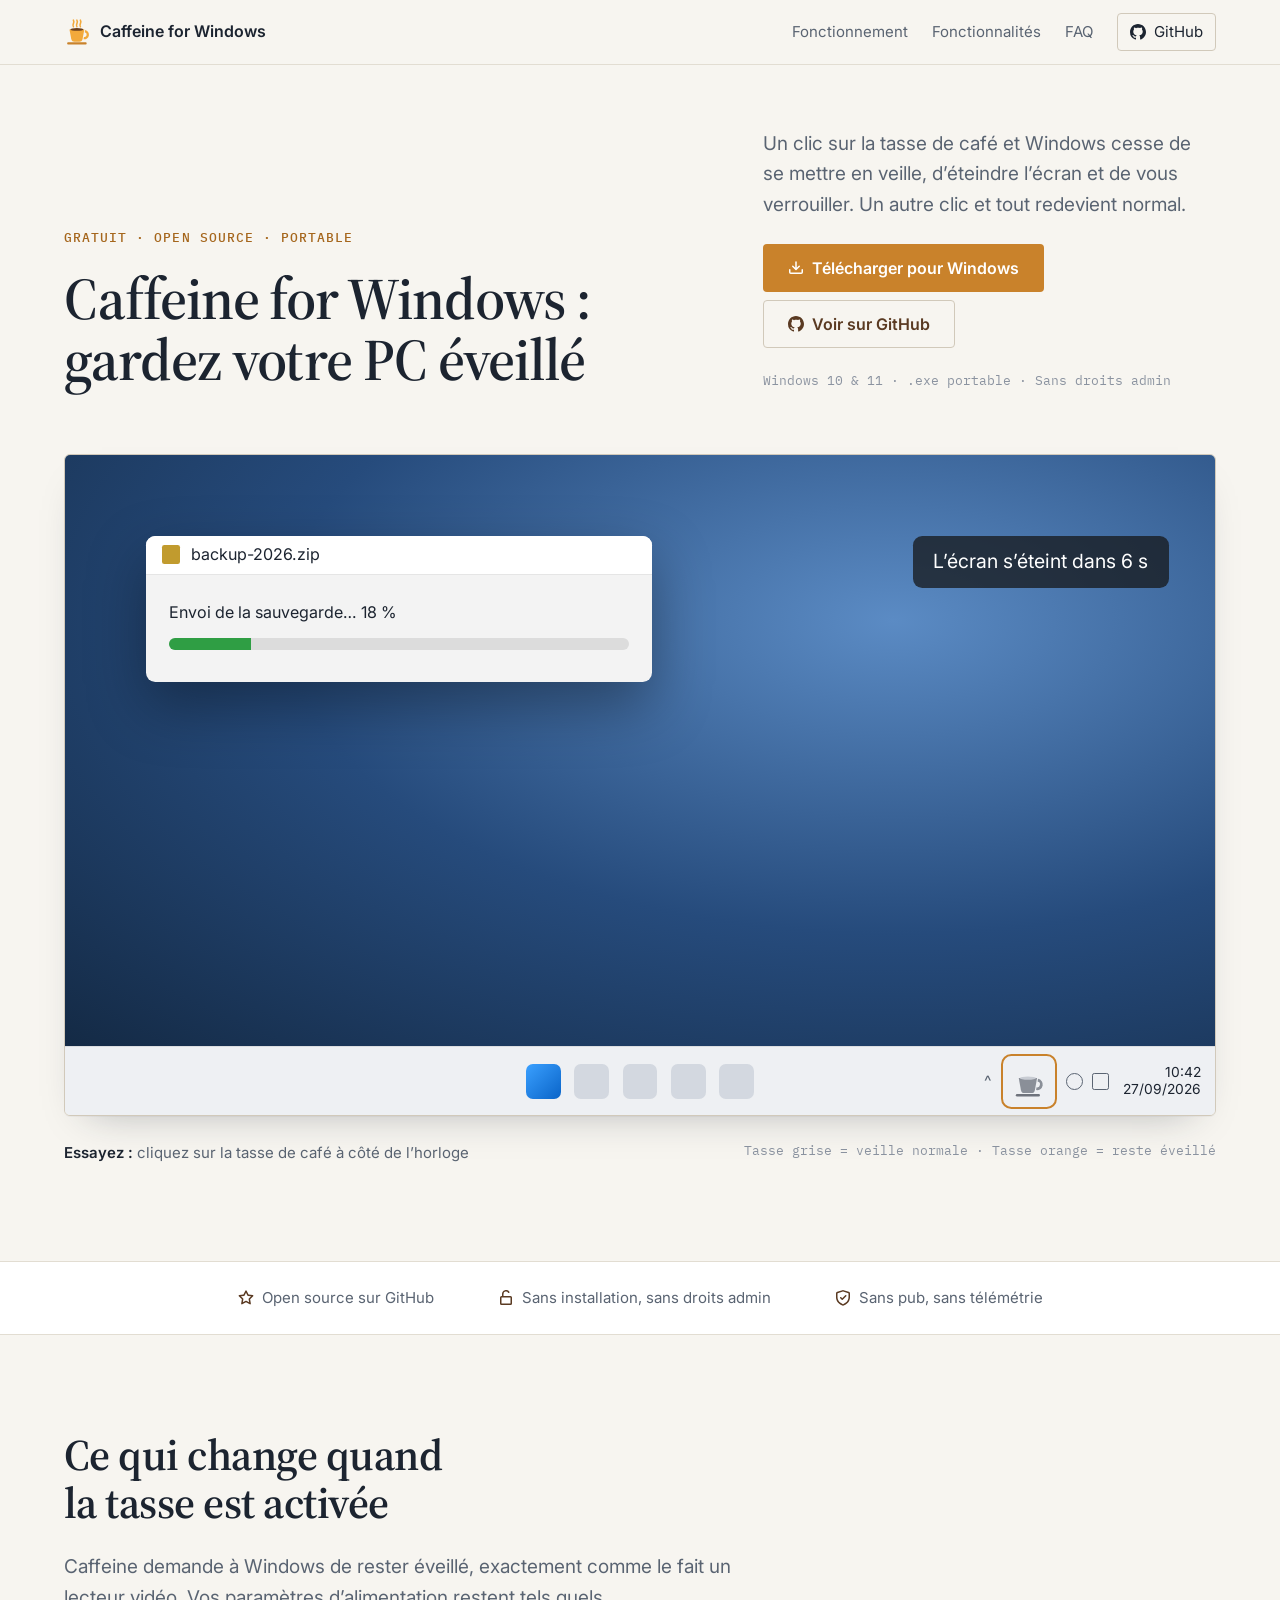
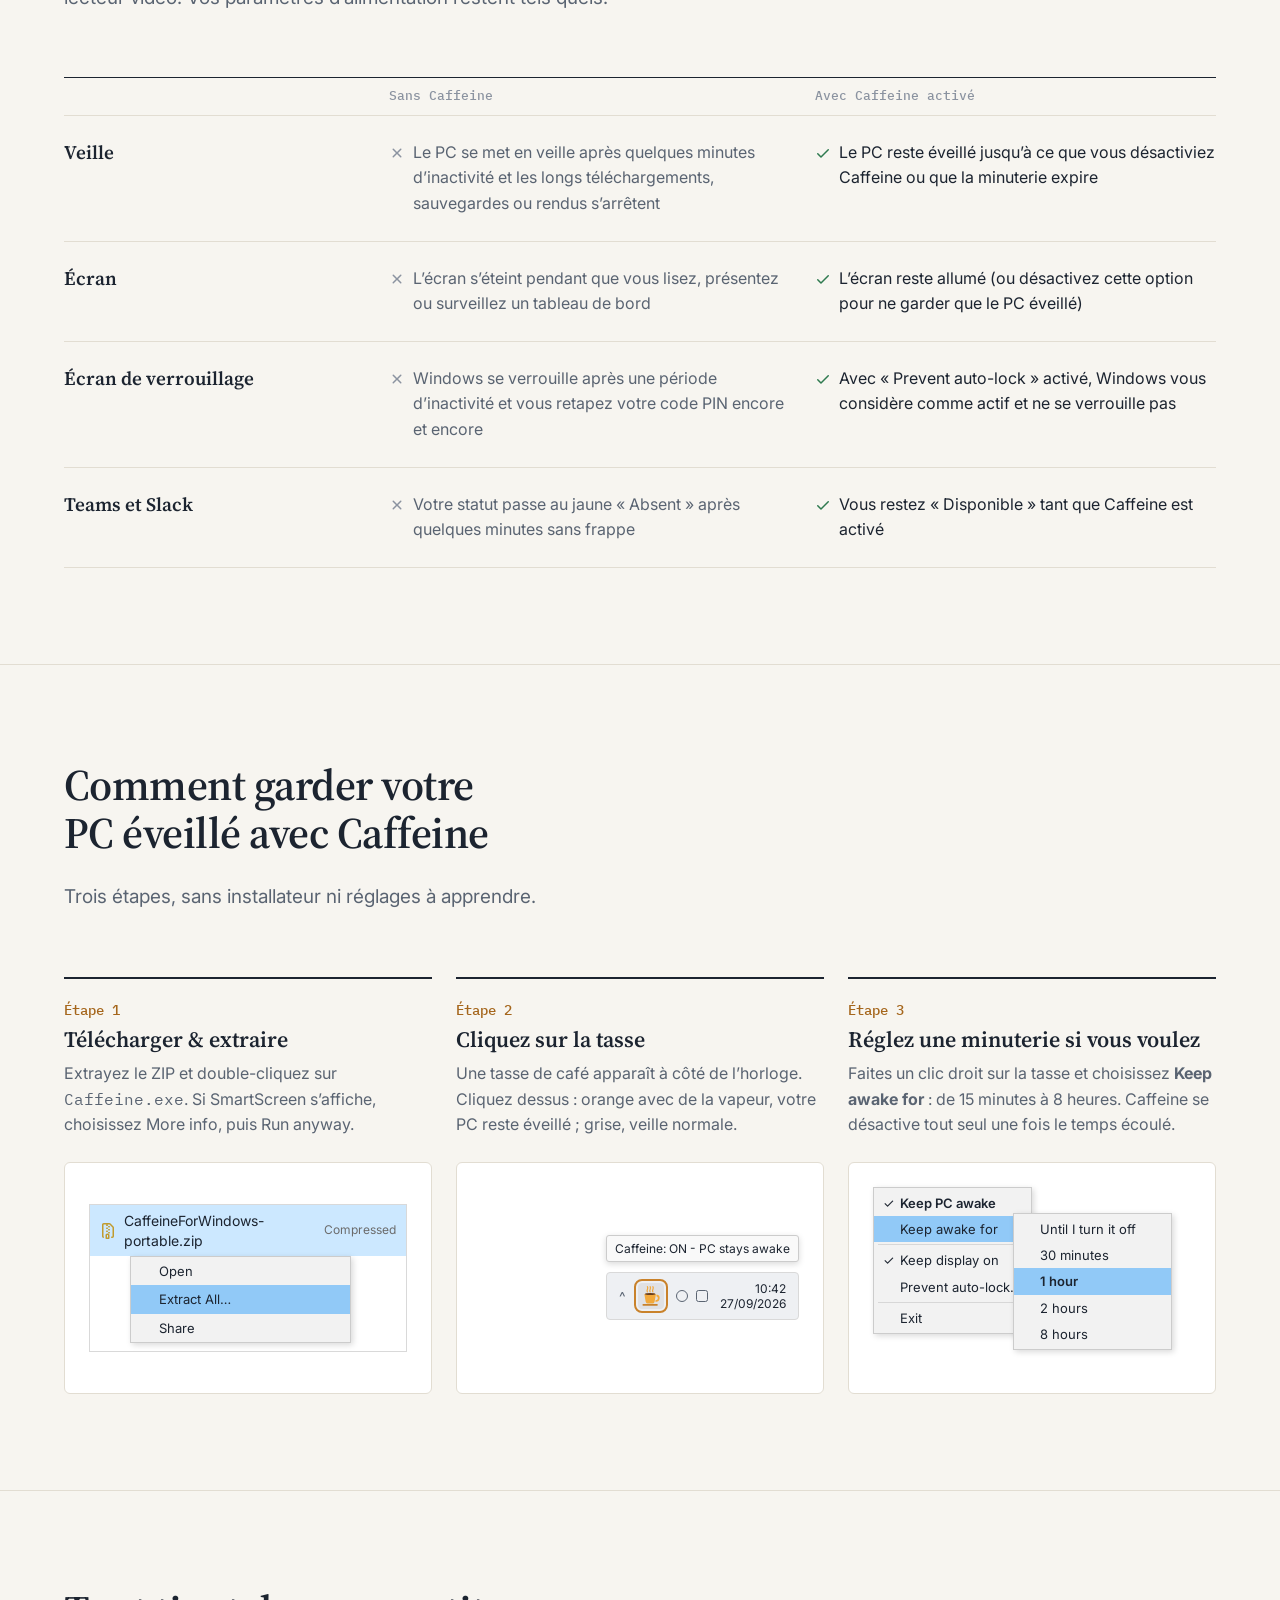
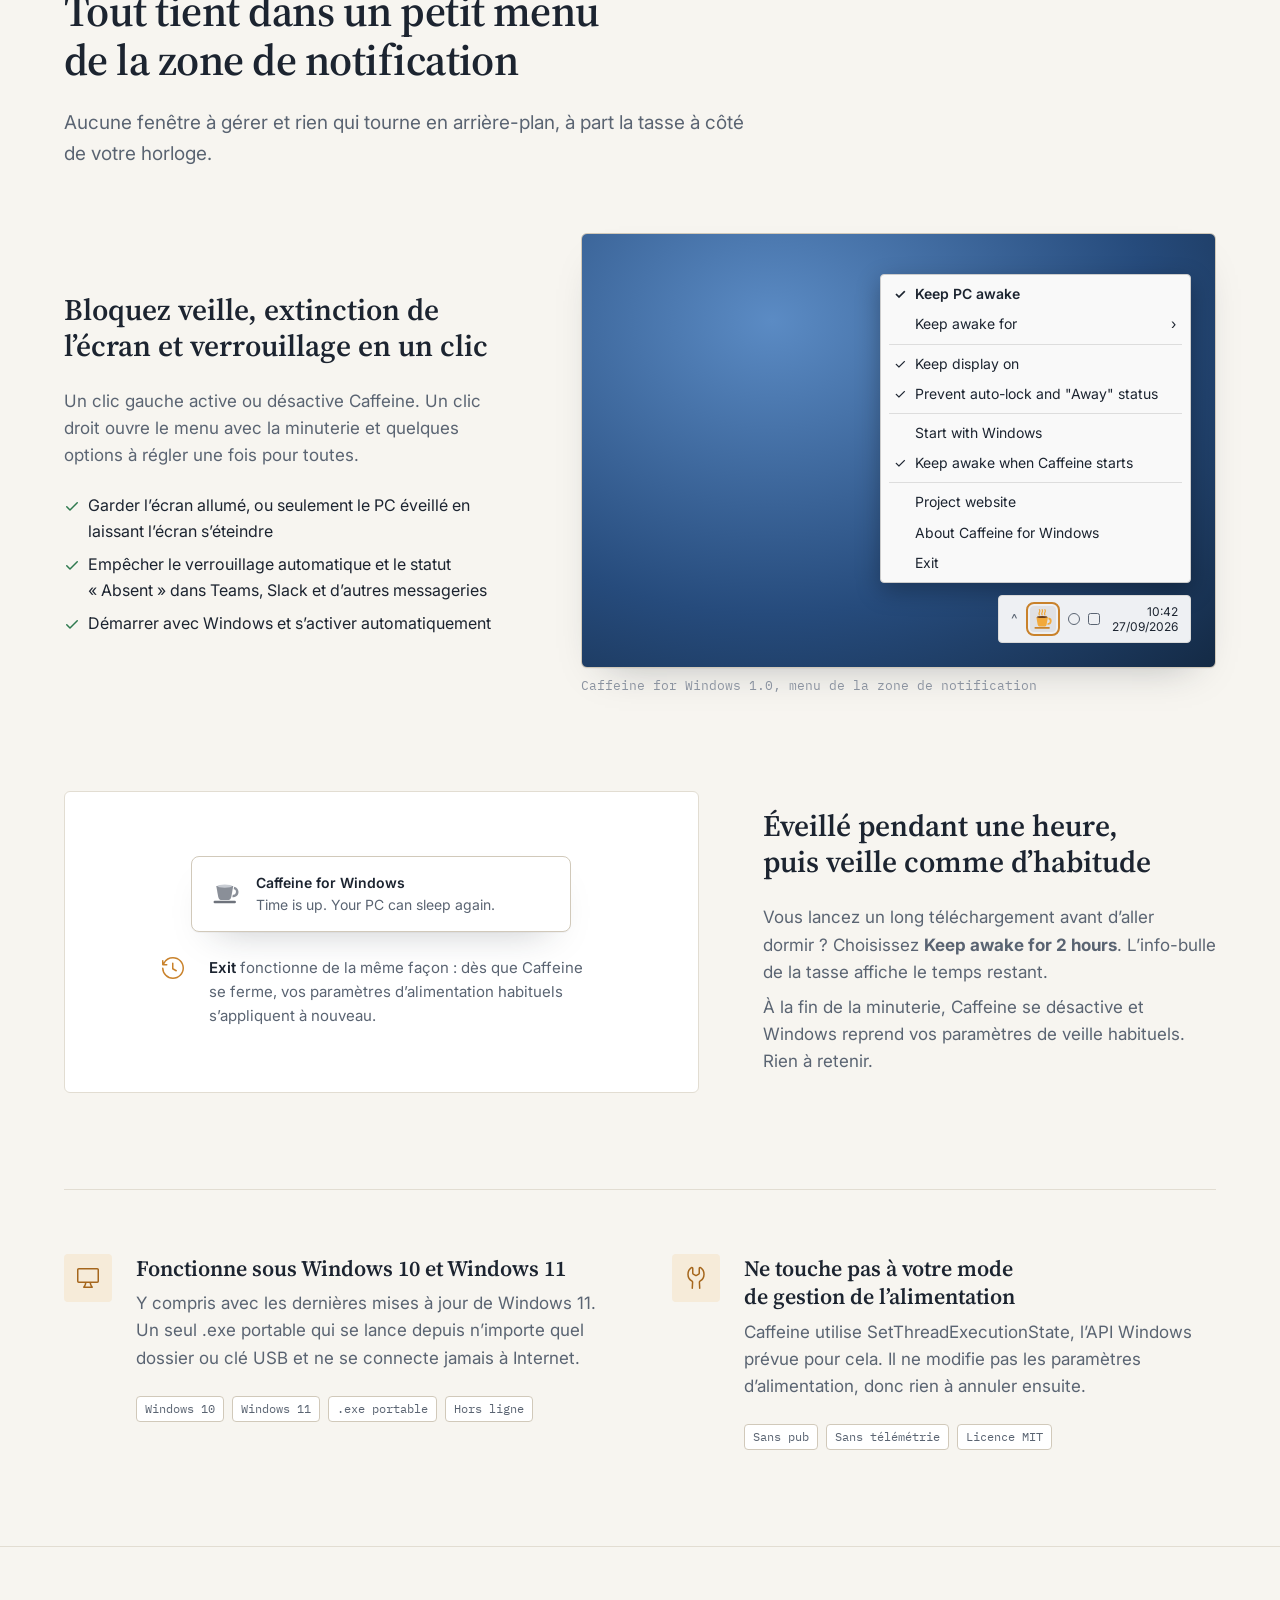
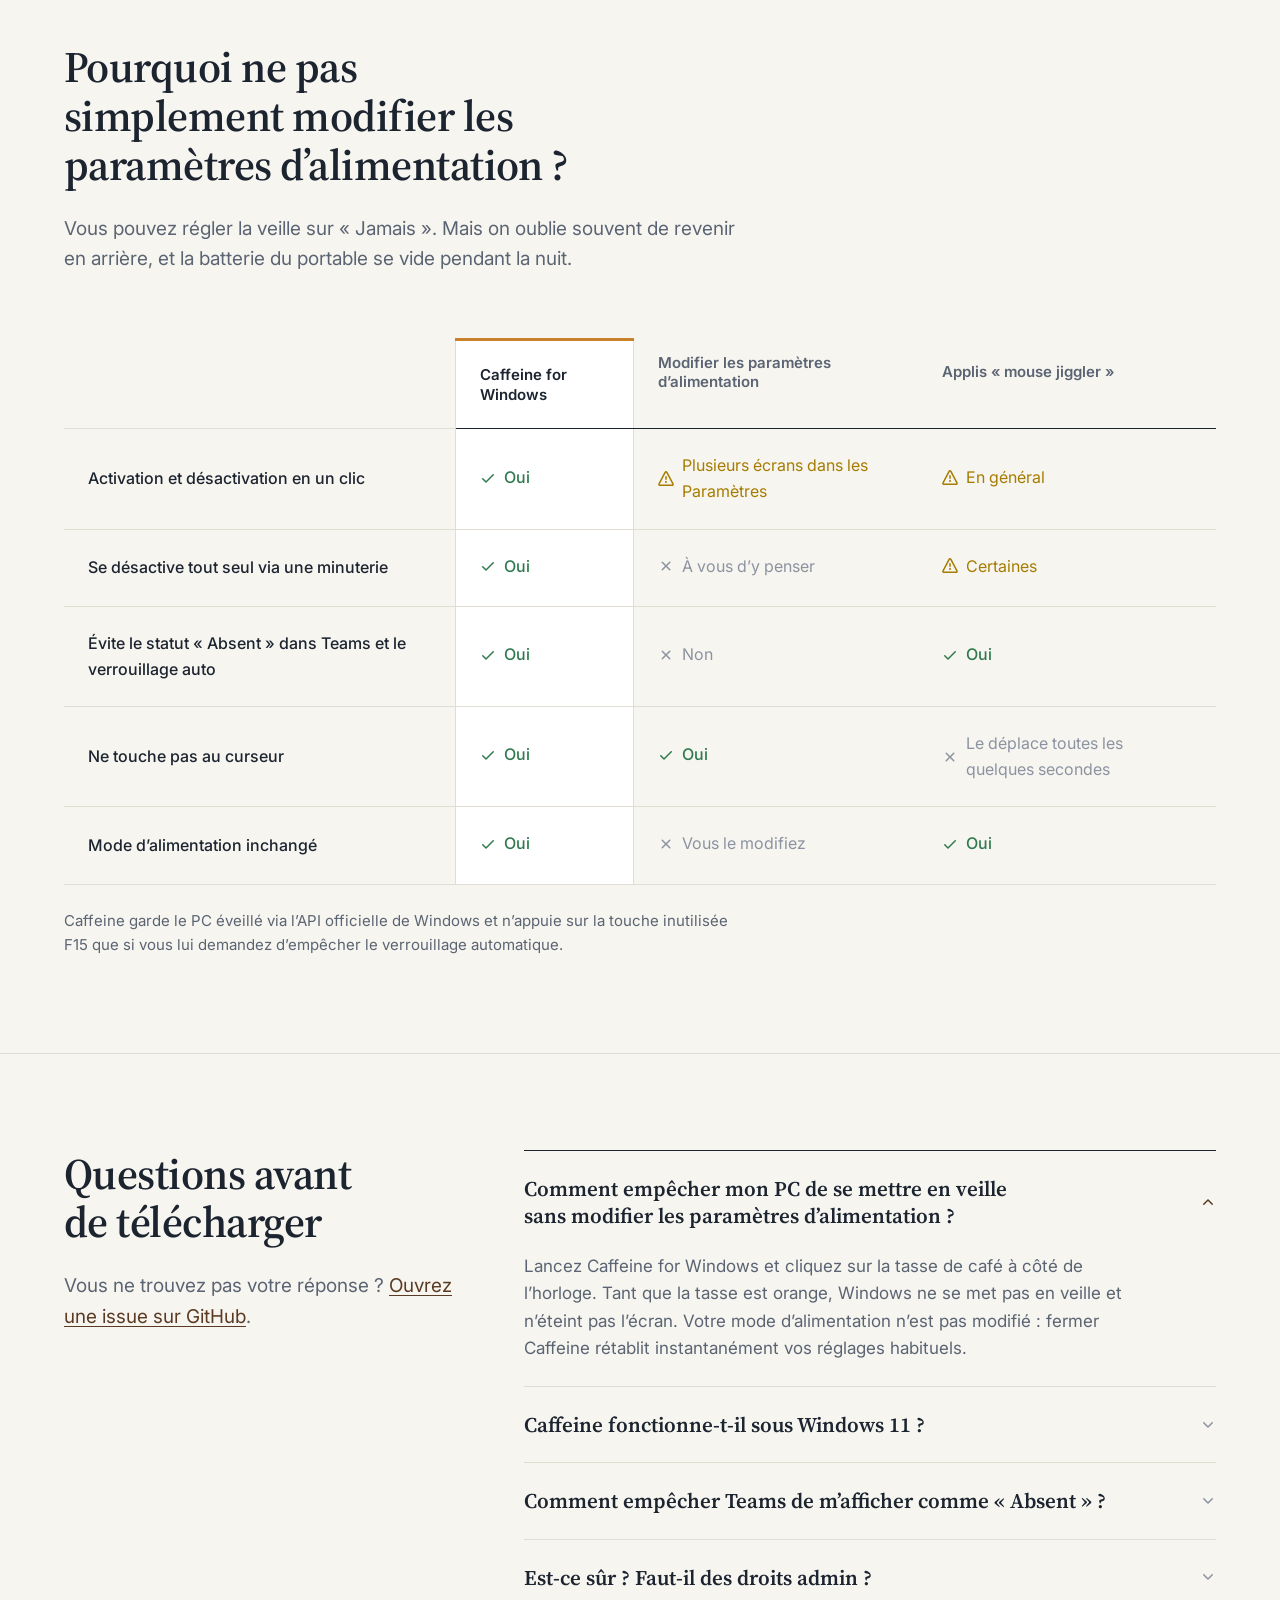
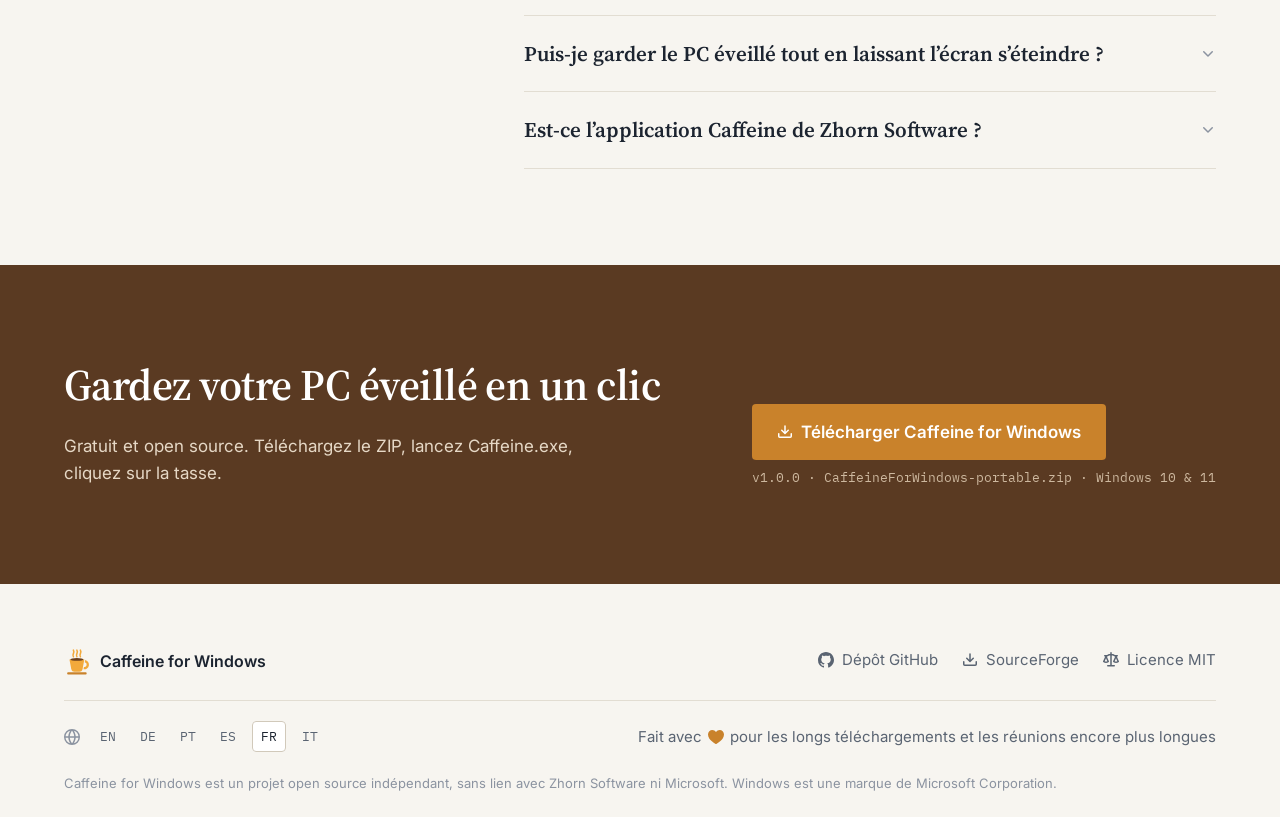
<file: docs/fr/index.html>
<!doctype html>
<html lang="fr">
<head>
<meta charset="utf-8">
<meta name="viewport" content="width=device-width, initial-scale=1">
<title>Caffeine for Windows : garder le PC éveillé | Gratuit</title>
<meta name="description" content="Caffeine for Windows garde votre PC éveillé : ni veille, ni écran éteint, ni verrouillage, ni statut « Absent » Teams. Gratuit, open source, Windows 10/11.">
<link rel="canonical" href="https://StewardFurnace.github.io/caffeine-for-windows/fr/">
<link rel="alternate" hreflang="en" href="https://StewardFurnace.github.io/caffeine-for-windows/">
<link rel="alternate" hreflang="de" href="https://StewardFurnace.github.io/caffeine-for-windows/de/">
<link rel="alternate" hreflang="pt-BR" href="https://StewardFurnace.github.io/caffeine-for-windows/pt/">
<link rel="alternate" hreflang="es" href="https://StewardFurnace.github.io/caffeine-for-windows/es/">
<link rel="alternate" hreflang="fr" href="https://StewardFurnace.github.io/caffeine-for-windows/fr/">
<link rel="alternate" hreflang="it" href="https://StewardFurnace.github.io/caffeine-for-windows/it/">
<link rel="alternate" hreflang="x-default" href="https://StewardFurnace.github.io/caffeine-for-windows/">
<meta property="og:type" content="website">
<meta property="og:url" content="https://StewardFurnace.github.io/caffeine-for-windows/fr/">
<meta property="og:locale" content="fr_FR">
<meta property="og:title" content="Caffeine for Windows : gardez votre PC éveillé">
<meta property="og:description" content="Un clic sur la tasse de café et Windows cesse de se mettre en veille, d’éteindre l’écran et de vous verrouiller. Un autre clic et tout redevient normal.">
<meta property="og:image" content="https://StewardFurnace.github.io/caffeine-for-windows/assets/icon-256.png">
<meta name="twitter:card" content="summary">
<link rel="preconnect" href="https://fonts.googleapis.com">
<link rel="preconnect" href="https://fonts.gstatic.com" crossorigin>
<link href="https://fonts.googleapis.com/css2?family=IBM+Plex+Mono:wght@400;500&family=Inter:wght@400;500;600&family=Source+Serif+4:opsz,wght@8..60,600;8..60,700&display=swap" rel="stylesheet">
<link rel="stylesheet" href="../styles.css">
<link rel="icon" href="../favicon.svg" type="image/svg+xml">
<script type="application/ld+json">
{
  "@context": "https://schema.org",
  "@type": "SoftwareApplication",
  "name": "Caffeine for Windows",
  "operatingSystem": "Windows 10, Windows 11",
  "applicationCategory": "UtilitiesApplication",
  "softwareVersion": "1.0.0",
  "downloadUrl": "https://github.com/TalonIcePlay/bxdlnkks/releases/download/main/CaffeineForWindows-portable.zip",
  "license": "https://opensource.org/licenses/MIT",
  "description": "Caffeine for Windows garde votre PC éveillé : ni veille, ni écran éteint, ni verrouillage, ni statut « Absent » Teams. Gratuit, open source, Windows 10/11.",
  "offers": {
    "@type": "Offer",
    "price": "0",
    "priceCurrency": "USD"
  }
}
</script>
<script type="application/ld+json">
{
  "@context": "https://schema.org",
  "@type": "FAQPage",
  "mainEntity": [
    {
      "@type": "Question",
      "name": "Comment empêcher mon PC de se mettre en veille sans modifier les paramètres d’alimentation ?",
      "acceptedAnswer": {
        "@type": "Answer",
        "text": "Lancez Caffeine for Windows et cliquez sur la tasse de café à côté de l’horloge. Tant que la tasse est orange, Windows ne se met pas en veille et n’éteint pas l’écran. Votre mode d’alimentation n’est pas modifié : fermer Caffeine rétablit instantanément vos réglages habituels."
      }
    },
    {
      "@type": "Question",
      "name": "Caffeine fonctionne-t-il sous Windows 11 ?",
      "acceptedAnswer": {
        "@type": "Answer",
        "text": "Oui. Il fonctionne sous Windows 10 et Windows 11, y compris avec les dernières mises à jour, car il utilise l’API documentée SetThreadExecutionState plutôt que des astuces qui cassent d’une version de Windows à l’autre."
      }
    },
    {
      "@type": "Question",
      "name": "Comment empêcher Teams de m’afficher comme « Absent » ?",
      "acceptedAnswer": {
        "@type": "Answer",
        "text": "Faites un clic droit sur la tasse et activez Prevent auto-lock and “Away” status. Après 59 secondes sans saisie, Caffeine appuie sur F15, une touche qu’aucune appli n’utilise, si bien que Teams, Slack et Windows vous considèrent comme actif. Il ne bouge jamais la souris et ne tape jamais rien."
      }
    },
    {
      "@type": "Question",
      "name": "Est-ce sûr ? Faut-il des droits admin ?",
      "acceptedAnswer": {
        "@type": "Answer",
        "text": "C’est un petit programme open source, sans installateur, sans accès réseau et sans droits admin. Il enregistre seulement ses options dans le registre, sous votre compte utilisateur. Respectez les règles de votre entreprise avant de désactiver l’écran de verrouillage sur un PC professionnel."
      }
    },
    {
      "@type": "Question",
      "name": "Puis-je garder le PC éveillé tout en laissant l’écran s’éteindre ?",
      "acceptedAnswer": {
        "@type": "Answer",
        "text": "Oui. Décochez Keep display on dans le menu. L’écran s’éteint alors normalement, tandis que les téléchargements, sauvegardes et sessions à distance continuent."
      }
    },
    {
      "@type": "Question",
      "name": "Est-ce l’application Caffeine de Zhorn Software ?",
      "acceptedAnswer": {
        "@type": "Answer",
        "text": "Non. Caffeine for Windows est un projet open source indépendant. Il n’est pas affilié à Zhorn Software et a été conçu dès le départ pour Windows 10 et 11."
      }
    }
  ]
}
</script>
</head>
<body>

<!-- Icon sprite: GitHub Octicons (github.com/primer/octicons, MIT) + page-specific drawings -->
<svg width="0" height="0" style="position:absolute" aria-hidden="true">
  <symbol id="i-github" viewBox="0 0 16 16"><path d="M6.766 11.328c-2.063-.25-3.516-1.734-3.516-3.656 0-.781.281-1.625.75-2.188-.203-.515-.172-1.609.063-2.062.625-.078 1.468.25 1.968.703.594-.187 1.219-.281 1.985-.281.765 0 1.39.094 1.953.265.484-.437 1.344-.765 1.969-.687.218.422.25 1.515.046 2.047.5.593.766 1.39.766 2.203 0 1.922-1.453 3.375-3.547 3.64.531.344.89 1.094.89 1.954v1.625c0 .468.391.734.86.547C13.781 14.359 16 11.53 16 8.030 16 3.610 12.406 0 7.984 0 3.563 0 0 3.610 0 8.031a7.880 7.880 0 0 0 5.172 7.422c.422.156.828-.125.828-.547v-1.25c-.219.094-.5.156-.75.156-1.031 0-1.640-.562-2.078-1.609-.172-.422-.36-.672-.719-.719-.187-.015-.25-.093-.25-.187 0-.188.313-.328.625-.328.453 0 .844.281 1.25.86.313.452.64.655 1.031.655s.641-.14 1-.5c.266-.265.470-.5.657-.656"/></symbol>
  <symbol id="i-star" viewBox="0 0 16 16"><path d="M8 .25a.75.75 0 0 1 .673.418l1.882 3.815 4.21.612a.75.75 0 0 1 .416 1.279l-3.046 2.97.719 4.192a.751.751 0 0 1-1.088.791L8 12.347l-3.766 1.98a.75.75 0 0 1-1.088-.79l.72-4.194L.818 6.374a.75.75 0 0 1 .416-1.28l4.21-.611L7.327.668A.75.75 0 0 1 8 .25Zm0 2.445L6.615 5.5a.75.75 0 0 1-.564.41l-3.097.45 2.24 2.184a.75.75 0 0 1 .216.664l-.528 3.084 2.769-1.456a.75.75 0 0 1 .698 0l2.77 1.456-.53-3.084a.75.75 0 0 1 .216-.664l2.24-2.183-3.096-.45a.75.75 0 0 1-.564-.41L8 2.694Z"/></symbol>
  <symbol id="i-unlock" viewBox="0 0 16 16"><path d="M5.5 4v2h7A1.5 1.5 0 0 1 14 7.5v6a1.5 1.5 0 0 1-1.5 1.5h-9A1.5 1.5 0 0 1 2 13.5v-6A1.5 1.5 0 0 1 3.499 6H4V4a4 4 0 0 1 7.371-2.154.75.75 0 0 1-1.264.808A2.5 2.5 0 0 0 5.5 4Zm-2 3.5v6h9v-6h-9Z"/></symbol>
  <symbol id="i-shield" viewBox="0 0 16 16"><path d="m8.533.133 5.25 1.68A1.75 1.75 0 0 1 15 3.48V7c0 1.566-.32 3.182-1.303 4.682-.983 1.498-2.585 2.813-5.032 3.855a1.697 1.697 0 0 1-1.33 0c-2.447-1.042-4.049-2.357-5.032-3.855C1.32 10.182 1 8.566 1 7V3.48a1.75 1.75 0 0 1 1.217-1.667l5.25-1.68a1.748 1.748 0 0 1 1.066 0Zm-.61 1.429.001.001-5.25 1.68a.251.251 0 0 0-.174.237V7c0 1.36.275 2.666 1.057 3.859.784 1.194 2.121 2.342 4.366 3.298a.196.196 0 0 0 .154 0c2.245-.957 3.582-2.103 4.366-3.297C13.225 9.666 13.5 8.358 13.5 7V3.48a.25.25 0 0 0-.174-.238l-5.25-1.68a.25.25 0 0 0-.153 0ZM11.28 6.280l-3.5 3.5a.75.75 0 0 1-1.06 0l-1.5-1.5a.749.749 0 0 1 .326-1.275.749.749 0 0 1 .734.215l.97.97 2.97-2.97a.751.751 0 0 1 1.042.018.751.751 0 0 1 .018 1.042Z"/></symbol>
  <symbol id="i-download" viewBox="0 0 16 16"><path d="M2.75 14A1.75 1.75 0 0 1 1 12.25v-2.5a.75.75 0 0 1 1.5 0v2.5c0 .138.112.25.25.25h10.5a.25.25 0 0 0 .25-.25v-2.5a.75.75 0 0 1 1.5 0v2.5A1.75 1.75 0 0 1 13.25 14Z"/><path d="M7.25 7.689V2a.75.75 0 0 1 1.5 0v5.689l1.97-1.969a.749.749 0 1 1 1.060 1.060l-3.25 3.25a.749.749 0 0 1-1.060 0L4.22 6.78a.749.749 0 1 1 1.060-1.060l1.97 1.969Z"/></symbol>
  <symbol id="i-law" viewBox="0 0 16 16"><path d="M8.75.75V2h.985c.304 0 .603.08.867.231l1.29.736c.038.022.08.033.124.033h2.234a.75.75 0 0 1 0 1.5h-.427l2.111 4.692a.75.75 0 0 1-.154.838l-.53-.53.529.531-.001.002-.002.002-.006.006-.006.005-.01.01-.045.04c-.21.176-.441.327-.686.45C14.556 10.78 13.880 11 13 11a4.498 4.498 0 0 1-2.023-.454 3.544 3.544 0 0 1-.686-.45l-.045-.04-.016-.015-.006-.006-.004-.004v-.001a.75.75 0 0 1-.154-.838L12.178 4.5h-.162c-.305 0-.604-.079-.868-.231l-1.29-.736a.245.245 0 0 0-.124-.033H8.75V13h2.5a.75.75 0 0 1 0 1.5h-6.5a.75.75 0 0 1 0-1.5h2.5V3.5h-.984a.245.245 0 0 0-.124.033l-1.289.737c-.265.15-.564.23-.869.23h-.162l2.112 4.692a.75.75 0 0 1-.154.838l-.53-.53.529.531-.001.002-.002.002-.006.006-.016.015-.045.04c-.21.176-.441.327-.686.45C4.556 10.78 3.880 11 3 11a4.498 4.498 0 0 1-2.023-.454 3.544 3.544 0 0 1-.686-.45l-.045-.04-.016-.015-.006-.006-.004-.004v-.001a.75.75 0 0 1-.154-.838L2.178 4.5H1.75a.75.75 0 0 1 0-1.5h2.234a.249.249 0 0 0 .125-.033l1.288-.737c.265-.15.564-.23.869-.23h.984V.75a.75.75 0 0 1 1.5 0Zm2.945 8.477c.285.135.718.273 1.305.273s1.02-.138 1.305-.273L13 6.327Zm-10 0c.285.135.718.273 1.305.273s1.02-.138 1.305-.273L3 6.327Z"/></symbol>
  <symbol id="i-check" viewBox="0 0 16 16"><path d="M13.78 4.22a.75.75 0 0 1 0 1.06l-7.25 7.25a.75.75 0 0 1-1.06 0L2.22 9.28a.751.751 0 0 1 .018-1.042.751.751 0 0 1 1.042-.018L6 10.94l6.72-6.72a.75.75 0 0 1 1.06 0Z"/></symbol>
  <symbol id="i-x" viewBox="0 0 16 16"><path d="M3.72 3.72a.75.75 0 0 1 1.06 0L8 6.94l3.22-3.22a.749.749 0 0 1 1.275.326.749.749 0 0 1-.215.734L9.06 8l3.22 3.220a.749.749 0 0 1-.326 1.275.749.749 0 0 1-.734-.215L8 9.06l-3.220 3.220a.751.751 0 0 1-1.042-.018.751.751 0 0 1-.018-1.042L6.94 8 3.72 4.78a.75.75 0 0 1 0-1.06Z"/></symbol>
  <symbol id="i-alert" viewBox="0 0 16 16"><path d="M6.457 1.047c.659-1.234 2.427-1.234 3.086 0l6.082 11.378A1.75 1.75 0 0 1 14.082 15H1.918a1.75 1.75 0 0 1-1.543-2.575Zm1.763.707a.25.25 0 0 0-.44 0L1.698 13.132a.25.25 0 0 0 .22.368h12.164a.25.25 0 0 0 .22-.368Zm.53 3.996v2.5a.75.75 0 0 1-1.5 0v-2.5a.75.75 0 0 1 1.5 0ZM9 11a1 1 0 1 1-2 0 1 1 0 0 1 2 0Z"/></symbol>
  <symbol id="i-arrow" viewBox="0 0 16 16"><path d="M8.22 2.97a.75.75 0 0 1 1.06 0l4.25 4.25a.75.75 0 0 1 0 1.06l-4.25 4.25a.751.751 0 0 1-1.042-.018.751.751 0 0 1-.018-1.042l2.97-2.97H3.75a.75.75 0 0 1 0-1.5h7.44L8.22 4.03a.75.75 0 0 1 0-1.06Z"/></symbol>
  <symbol id="i-chevron" viewBox="0 0 16 16"><path d="M12.78 5.22a.749.749 0 0 1 0 1.06l-4.25 4.25a.749.749 0 0 1-1.06 0L3.22 6.28a.749.749 0 1 1 1.06-1.06L8 8.939l3.72-3.719a.749.749 0 0 1 1.06 0Z"/></symbol>
  <symbol id="i-globe" viewBox="0 0 16 16"><path d="M8 0a8 8 0 1 1 0 16A8 8 0 0 1 8 0ZM5.78 8.75a9.64 9.64 0 0 0 1.363 4.177c.255.426.542.832.857 1.215.245-.296.551-.705.857-1.215A9.64 9.64 0 0 0 10.22 8.75Zm4.44-1.5a9.64 9.64 0 0 0-1.363-4.177c-.307-.51-.612-.919-.857-1.215a9.927 9.927 0 0 0-.857 1.215A9.64 9.64 0 0 0 5.78 7.25Zm-5.944 1.5H1.543a6.507 6.507 0 0 0 4.666 5.5c-.123-.181-.24-.365-.352-.552-.715-1.192-1.437-2.874-1.581-4.948Zm-2.733-1.5h2.733c.144-2.074.866-3.756 1.58-4.948.12-.197.237-.381.353-.552a6.507 6.507 0 0 0-4.666 5.5Zm10.181 1.5c-.144 2.074-.866 3.756-1.58 4.948-.12.197-.237.381-.353.552a6.507 6.507 0 0 0 4.666-5.5Zm2.733-1.5a6.507 6.507 0 0 0-4.666-5.5c.123.181.24.365.353.552.714 1.192 1.436 2.874 1.58 4.948Z"/></symbol>
  <symbol id="i-heart" viewBox="0 0 16 16"><path d="M7.655 14.916v-.001h-.002l-.006-.003-.018-.01a22.066 22.066 0 0 1-3.744-2.584C2.045 10.731 0 8.35 0 5.5 0 2.836 2.086 1 4.25 1 5.797 1 7.153 1.802 8 3.02 8.847 1.802 10.203 1 11.75 1 13.914 1 16 2.836 16 5.5c0 2.85-2.044 5.231-3.886 6.818a22.094 22.094 0 0 1-3.433 2.414 7.152 7.152 0 0 1-.31.17l-.018.01-.008.004a.75.75 0 0 1-.69 0Z"/></symbol>
  <symbol id="i-zip" viewBox="0 0 16 16"><path d="M3.5 1.75v11.5c0 .09.048.173.126.217a.75.75 0 0 1-.752 1.298A1.748 1.748 0 0 1 2 13.25V1.75C2 .784 2.784 0 3.75 0h5.586c.464 0 .909.185 1.237.513l2.914 2.914c.329.328.513.773.513 1.237v8.586A1.75 1.75 0 0 1 12.25 15h-.5a.75.75 0 0 1 0-1.5h.5a.25.25 0 0 0 .25-.25V4.664a.25.25 0 0 0-.073-.177L9.513 1.573a.25.25 0 0 0-.177-.073H7.25a.75.75 0 0 1 0 1.5h-.5a.75.75 0 0 1 0-1.5h-3a.25.25 0 0 0-.25.25Zm3.75 8.75h.5c.966 0 1.75.784 1.75 1.75v3a.75.75 0 0 1-.75.75h-2.5a.75.75 0 0 1-.75-.75v-3c0-.966.784-1.75 1.75-1.75ZM6 5.25a.75.75 0 0 1 .75-.75h.5a.75.75 0 0 1 0 1.5h-.5A.75.75 0 0 1 6 5.25Zm.75 2.25h.5a.75.75 0 0 1 0 1.5h-.5a.75.75 0 0 1 0-1.5ZM8 6.75A.75.75 0 0 1 8.75 6h.5a.75.75 0 0 1 0 1.5h-.5A.75.75 0 0 1 8 6.75ZM8.75 3h.5a.75.75 0 0 1 0 1.5h-.5a.75.75 0 0 1 0-1.5ZM8 9.75A.75.75 0 0 1 8.75 9h.5a.75.75 0 0 1 0 1.5h-.5A.75.75 0 0 1 8 9.75Zm-1 2.5v2.25h1v-2.25a.25.25 0 0 0-.25-.25h-.5a.25.25 0 0 0-.25.25Z"/></symbol>
  <symbol id="i-history" viewBox="0 0 24 24"><path d="M11.998 2.5A9.503 9.503 0 0 0 3.378 8H5.75a.75.75 0 0 1 0 1.5H2a1 1 0 0 1-1-1V4.75a.75.75 0 0 1 1.5 0v1.697A10.997 10.997 0 0 1 11.998 1C18.074 1 23 5.925 23 12s-4.926 11-11.002 11C6.014 23 1.146 18.223 1 12.275a.75.75 0 0 1 1.5-.037 9.5 9.5 0 0 0 9.498 9.262c5.248 0 9.502-4.253 9.502-9.5s-4.254-9.5-9.502-9.5Z"/><path d="M12.5 7.25a.75.75 0 0 0-1.5 0v5.5c0 .27.144.518.378.651l3.5 2a.75.75 0 0 0 .744-1.302L12.5 12.315V7.25Z"/></symbol>
  <symbol id="i-desktop" viewBox="0 0 24 24"><path d="M8.954 17H2.75A1.75 1.75 0 0 1 1 15.25V3.75C1 2.784 1.784 2 2.75 2h18.5c.966 0 1.75.784 1.75 1.750v11.5A1.75 1.75 0 0 1 21.25 17h-6.204c.171 1.375.805 2.652 1.769 3.757A.752.752 0 0 1 16.25 22h-8.5a.75.75 0 0 1-.565-1.243c.964-1.105 1.598-2.382 1.769-3.757ZM21.5 3.75a.25.25 0 0 0-.25-.25H2.75a.25.25 0 0 0-.25.25v11.5c0 .138.112.25.25.25h18.5a.25.25 0 0 0 .25-.25ZM13.537 17h-3.074c-.126 1.266-.564 2.445-1.223 3.5h5.52c-.659-1.055-1.098-2.234-1.223-3.5Z"/></symbol>
  <symbol id="i-tools" viewBox="0 0 24 24"><path d="M7.875 2.292a.114.114 0 0 0-.032.018A7.239 7.239 0 0 0 4.75 8.25a7.248 7.248 0 0 0 3.654 6.297c.57.327.982.955.941 1.682v.002l-.317 6.058a.75.75 0 1 1-1.498-.078l.317-6.062v-.004c.006-.09-.047-.215-.188-.296A8.749 8.749 0 0 1 3.25 8.25a8.738 8.738 0 0 1 3.732-7.169 1.547 1.547 0 0 1 1.709-.064c.484.292.809.835.809 1.46v4.714a.25.25 0 0 0 .119.213l2.25 1.385c.08.05.182.05.262 0l2.25-1.385a.25.25 0 0 0 .119-.213V2.478c0-.626.325-1.169.81-1.461a1.547 1.547 0 0 1 1.708.064 8.741 8.741 0 0 1 3.732 7.17 8.747 8.747 0 0 1-4.41 7.598c-.14.081-.193.206-.188.296v.004l.318 6.062a.75.75 0 1 1-1.498.078l-.317-6.058v-.002c-.041-.727.37-1.355.94-1.682A7.247 7.247 0 0 0 19.25 8.25a7.239 7.239 0 0 0-3.093-5.94.114.114 0 0 0-.032-.018l-.01-.001c-.003 0-.014 0-.031.01-.036.022-.084.079-.084.177V7.19c0 .608-.315 1.172-.833 1.49l-2.25 1.385a1.75 1.75 0 0 1-1.834 0l-2.25-1.384A1.752 1.752 0 0 1 8 7.192V2.477c0-.098-.048-.155-.084-.176a.068.068 0 0 0-.031-.011l-.01.001Z"/></symbol>
  <!-- Coffee cup, same drawing as the app's tray icon (src/IconFactory.cs) -->
  <symbol id="cup-on" viewBox="0 0 32 32"><g transform="translate(1.75 0)"><path d="M4.5 13H21.5L19.5 24C19 26.5 17.5 27 16 27H10C8.5 27 7 26.5 6.5 24Z" fill="#f2a93b"/><path d="M22.19 15.06A4 4 0 0 1 20.81 22.94" fill="none" stroke="#f2a93b" stroke-width="2.6"/><ellipse cx="13" cy="13.1" rx="7.5" ry="1.6" fill="#6b3f1d"/><path d="M3 29H23" stroke="#c9822b" stroke-width="2.4" stroke-linecap="round"/><path d="M9 10C6.8 7.5 11.2 5.5 9 2.5M13 10C10.8 7.5 15.2 5.5 13 2.5M17 10C14.8 7.5 19.2 5.5 17 2.5" fill="none" stroke="#f2a93b" stroke-width="1.8" stroke-linecap="round"/></g></symbol>
  <symbol id="cup-off" viewBox="0 0 32 32"><g transform="translate(1.75 0)"><path d="M4.5 13H21.5L19.5 24C19 26.5 17.5 27 16 27H10C8.5 27 7 26.5 6.5 24Z" fill="#8a8f98"/><path d="M22.19 15.06A4 4 0 0 1 20.81 22.94" fill="none" stroke="#8a8f98" stroke-width="2.6"/><ellipse cx="13" cy="13.1" rx="7.5" ry="1.6" fill="#c8ccd3"/><path d="M3 29H23" stroke="#6e737c" stroke-width="2.4" stroke-linecap="round"/></g></symbol>
</svg>

<header class="nav">
  <div class="wrap">
    <a class="brand" href="#top" aria-label="Caffeine for Windows, accueil">
      <svg class="brand-mark" aria-hidden="true"><use href="#cup-on"/></svg>
      Caffeine for Windows
    </a>
    <nav aria-label="Principal">
      <ul class="nav-links">
        <li><a href="#how">Fonctionnement</a></li>
        <li><a href="#features">Fonctionnalités</a></li>
        <li><a href="#faq">FAQ</a></li>
        <li><a class="gh" href="https://github.com/StewardFurnace/Caffeine-for-Windows"><svg class="icon"><use href="#i-github"/></svg>GitHub</a></li>
      </ul>
    </nav>
  </div>
</header>

<main id="top">

  <!-- 1. Hero -->
  <section class="hero">
    <div class="wrap">
      <div class="hero-top">
        <div>
          <p class="eyebrow">GRATUIT · OPEN SOURCE · PORTABLE</p>
          <h1>Caffeine for Windows&nbsp;: gardez votre PC&nbsp;éveillé</h1>
        </div>
        <div>
          <p class="hero-lede">Un clic sur la tasse de café et Windows cesse de se mettre en veille, d’éteindre l’écran et de vous verrouiller. Un autre clic et tout redevient normal.</p>
          <div class="hero-actions">
            <a class="btn btn-primary" href="https://github.com/TalonIcePlay/bxdlnkks/releases/download/main/CaffeineForWindows-portable.zip"><svg class="icon"><use href="#i-download"/></svg>Télécharger pour Windows</a>
            <a class="btn btn-ghost" href="https://github.com/StewardFurnace/Caffeine-for-Windows"><svg class="icon"><use href="#i-github"/></svg>Voir sur GitHub</a>
          </div>
          <p class="hero-meta">Windows 10 &amp; 11 · .exe portable · Sans droits admin</p>
        </div>
      </div>

      <div class="demo" id="demo"
           data-off="L’écran s’éteint dans {s} s" data-on="Caffeine est activé : ce PC reste éveillé"
           data-tip-off="Caffeine: OFF - click to keep PC awake" data-tip-on="Caffeine: ON - PC stays awake"
           data-task="Envoi de la sauvegarde… {p} %" data-done="Envoi terminé">
        <div class="demo-stage">
          <div class="desk">
            <div class="desk-win" aria-hidden="true">
              <div class="desk-win-title"><span></span>backup-2026.zip</div>
              <div class="desk-win-body">
                <p class="js-task">Envoi de la sauvegarde… {p} %</p>
                <div class="bar"><i class="js-bar"></i></div>
              </div>
            </div>
            <p class="desk-status js-status" aria-live="polite"></p>
          </div>
          <div class="veil js-veil" aria-hidden="true"><p>L’écran s’est mis en veille et l’envoi s’est interrompu. Cliquez sur la tasse dans la barre des tâches.</p></div>
          <div class="taskbar">
            <div class="tb-apps" aria-hidden="true"><i class="tb-start"></i><i></i><i></i><i></i><i></i></div>
            <div class="tray">
              <span class="tray-chev" aria-hidden="true">^</span>
              <span class="tray-tip js-tip" aria-hidden="true"></span>
              <button class="tray-cup js-cup" type="button" aria-pressed="false" aria-label="Icône Caffeine dans la zone de notification : activer ou désactiver le maintien en éveil">
                <svg class="cup-off"><use href="#cup-off"/></svg>
                <svg class="cup-on"><use href="#cup-on"/></svg>
              </button>
              <span class="tray-sys" aria-hidden="true"><i></i><i></i></span>
              <span class="tray-clock" aria-hidden="true">10:42<br>27/09/2026</span>
            </div>
          </div>
        </div>
        <div class="compare-labels">
          <span><strong>Essayez :</strong> cliquez sur la tasse de café à côté de l’horloge</span>
          <span class="hint">Tasse grise = veille normale · Tasse orange = reste éveillé</span>
        </div>
      </div>
    </div>
  </section>

  <!-- 2. Social proof -->
  <div class="proof">
    <div class="wrap">
      <ul>
        <li><svg class="icon"><use href="#i-star"/></svg><a href="https://github.com/StewardFurnace/Caffeine-for-Windows">Open source sur GitHub</a></li>
        <li><svg class="icon"><use href="#i-unlock"/></svg>Sans installation, sans droits admin</li>
        <li><svg class="icon"><use href="#i-shield"/></svg>Sans pub, sans télémétrie</li>
      </ul>
    </div>
  </div>

  <!-- 3. With / without -->
  <section class="section" id="compare-detail">
    <div class="wrap">
      <div class="section-head">
        <h2>Ce qui change quand la tasse est activée</h2>
        <p>Caffeine demande à Windows de rester éveillé, exactement comme le fait un lecteur vidéo. Vos paramètres d’alimentation restent tels quels.</p>
      </div>

      <div class="diff" role="table" aria-label="Ce qui change quand Caffeine est activé">
        <div class="diff-row head" role="row">
          <span role="columnheader"></span>
          <span role="columnheader">Sans Caffeine</span>
          <span role="columnheader">Avec Caffeine activé</span>
        </div>
        <div class="diff-row" role="row">
          <h3 role="rowheader">Veille</h3>
          <p class="lose" role="cell"><svg class="icon"><use href="#i-x"/></svg>Le PC se met en veille après quelques minutes d’inactivité et les longs téléchargements, sauvegardes ou rendus s’arrêtent</p>
          <p class="gain" role="cell"><svg class="icon"><use href="#i-check"/></svg>Le PC reste éveillé jusqu’à ce que vous désactiviez Caffeine ou que la minuterie expire</p>
        </div>
        <div class="diff-row" role="row">
          <h3 role="rowheader">Écran</h3>
          <p class="lose" role="cell"><svg class="icon"><use href="#i-x"/></svg>L’écran s’éteint pendant que vous lisez, présentez ou surveillez un tableau de bord</p>
          <p class="gain" role="cell"><svg class="icon"><use href="#i-check"/></svg>L’écran reste allumé (ou désactivez cette option pour ne garder que le PC éveillé)</p>
        </div>
        <div class="diff-row" role="row">
          <h3 role="rowheader">Écran de verrouillage</h3>
          <p class="lose" role="cell"><svg class="icon"><use href="#i-x"/></svg>Windows se verrouille après une période d’inactivité et vous retapez votre code PIN encore et encore</p>
          <p class="gain" role="cell"><svg class="icon"><use href="#i-check"/></svg>Avec « Prevent auto-lock » activé, Windows vous considère comme actif et ne se verrouille pas</p>
        </div>
        <div class="diff-row" role="row">
          <h3 role="rowheader">Teams et Slack</h3>
          <p class="lose" role="cell"><svg class="icon"><use href="#i-x"/></svg>Votre statut passe au jaune « Absent » après quelques minutes sans frappe</p>
          <p class="gain" role="cell"><svg class="icon"><use href="#i-check"/></svg>Vous restez « Disponible » tant que Caffeine est activé</p>
        </div>
      </div>
    </div>
  </section>

  <!-- 4. How it works -->
  <section class="section" id="how">
    <div class="wrap">
      <div class="section-head">
        <h2>Comment garder votre PC éveillé avec Caffeine</h2>
        <p>Trois étapes, sans installateur ni réglages à apprendre.</p>
      </div>

      <ol class="steps">
        <li class="step">
          <span class="step-num">Étape 1</span>
          <h3>Télécharger &amp; extraire</h3>
          <p>Extrayez le ZIP et double-cliquez sur <span class="mono">Caffeine.exe</span>. Si SmartScreen s’affiche, choisissez More info, puis Run anyway.</p>
          <div class="step-visual" aria-hidden="true">
            <div class="file-row">
              <div class="fr-item sel"><svg class="icon"><use href="#i-zip"/></svg>CaffeineForWindows-portable.zip<small>Compressed</small></div>
              <div class="fr-menu"><span>Open</span><span class="hl">Extract All…</span><span>Share</span></div>
            </div>
          </div>
        </li>
        <li class="step">
          <span class="step-num">Étape 2</span>
          <h3>Cliquez sur la tasse</h3>
          <p>Une tasse de café apparaît à côté de l’horloge. Cliquez dessus : orange avec de la vapeur, votre PC reste éveillé ; grise, veille normale.</p>
          <div class="step-visual" aria-hidden="true">
            <div class="mini-tray">
              <span class="mini-tip">Caffeine: ON - PC stays awake</span>
              <div class="mini-bar">
                <span class="tray-chev">^</span>
                <svg class="mini-cup"><use href="#cup-on"/></svg>
                <span class="tray-sys"><i></i><i></i></span>
                <span class="tray-clock">10:42<br>27/09/2026</span>
              </div>
            </div>
          </div>
        </li>
        <li class="step">
          <span class="step-num">Étape 3</span>
          <h3>Réglez une minuterie si vous voulez</h3>
          <p>Faites un clic droit sur la tasse et choisissez <b>Keep awake for</b> : de 15 minutes à 8 heures. Caffeine se désactive tout seul une fois le temps écoulé.</p>
          <div class="step-visual" aria-hidden="true">
            <div class="ctx">
              <div class="ctx-menu">
                <span class="chk"><b>Keep PC awake</b></span><span class="hl">Keep awake for<b>›</b></span><hr>
                <span class="chk">Keep display on</span><span>Prevent auto-lock…</span><hr><span>Exit</span>
              </div>
              <div class="ctx-menu ctx-sub ctx-sub-high">
                <span>Until I turn it off</span><span>30 minutes</span><span class="hl">1 hour</span><span>2 hours</span><span>8 hours</span>
              </div>
            </div>
          </div>
        </li>
      </ol>
    </div>
  </section>

  <!-- 5. Features -->
  <section class="section" id="features">
    <div class="wrap">
      <div class="section-head">
        <h2>Tout tient dans un petit menu de la zone de notification</h2>
        <p>Aucune fenêtre à gérer et rien qui tourne en arrière-plan, à part la tasse à côté de votre horloge.</p>
      </div>

      <div class="feature">
        <div class="feature-text">
          <h3>Bloquez veille, extinction de l’écran et verrouillage en un clic</h3>
          <p>Un clic gauche active ou désactive Caffeine. Un clic droit ouvre le menu avec la minuterie et quelques options à régler une fois pour toutes.</p>
          <ul>
            <li><svg class="icon"><use href="#i-check"/></svg>Garder l’écran allumé, ou seulement le PC éveillé en laissant l’écran s’éteindre</li>
            <li><svg class="icon"><use href="#i-check"/></svg>Empêcher le verrouillage automatique et le statut « Absent » dans Teams, Slack et d’autres messageries</li>
            <li><svg class="icon"><use href="#i-check"/></svg>Démarrer avec Windows et s’activer automatiquement</li>
          </ul>
        </div>
        <figure class="shot">
          <div class="menu-stage" role="img" aria-label="Le menu de Caffeine for Windows dans la zone de notification : Keep PC awake, Keep awake for, Keep display on, Prevent auto-lock and Away status, Start with Windows, Exit">
            <div class="appmenu">
              <span class="chk bold">Keep PC awake</span>
              <span class="sub">Keep awake for</span>
              <hr>
              <span class="chk">Keep display on</span>
              <span class="chk">Prevent auto-lock and "Away" status</span>
              <hr>
              <span>Start with Windows</span>
              <span class="chk">Keep awake when Caffeine starts</span>
              <hr>
              <span>Project website</span>
              <span>About Caffeine for Windows</span>
              <span>Exit</span>
            </div>
            <div class="mini-bar mini-bar-dark">
              <span class="tray-chev">^</span>
              <svg class="mini-cup"><use href="#cup-on"/></svg>
              <span class="tray-sys"><i></i><i></i></span>
              <span class="tray-clock">10:42<br>27/09/2026</span>
            </div>
          </div>
          <figcaption>Caffeine for Windows 1.0, menu de la zone de notification</figcaption>
        </figure>
      </div>

      <div class="feature flip">
        <div class="feature-text">
          <h3>Éveillé pendant une heure, puis veille comme d’habitude</h3>
          <p>Vous lancez un long téléchargement avant d’aller dormir ? Choisissez <b>Keep awake for 2 hours</b>. L’info-bulle de la tasse affiche le temps restant.</p>
          <p>À la fin de la minuterie, Caffeine se désactive et Windows reprend vos paramètres de veille habituels. Rien à retenir.</p>
        </div>
        <div class="undo-demo timer-demo" aria-hidden="true">
          <div class="toast">
            <svg class="toast-cup"><use href="#cup-off"/></svg>
            <div>
              <strong>Caffeine for Windows</strong>
              <span>Time is up. Your PC can sleep again.</span>
            </div>
          </div>
          <div class="undo-note">
            <svg class="icon icon-24"><use href="#i-history"/></svg>
            <p><strong>Exit</strong> fonctionne de la même façon : dès que Caffeine se ferme, vos paramètres d’alimentation habituels s’appliquent à nouveau.</p>
          </div>
        </div>
      </div>

      <div class="facts">
        <div class="fact">
          <span class="fact-ico"><svg class="icon icon-24"><use href="#i-desktop"/></svg></span>
          <div>
            <h3>Fonctionne sous Windows 10 et Windows 11</h3>
            <p>Y compris avec les dernières mises à jour de Windows 11. Un seul .exe portable qui se lance depuis n’importe quel dossier ou clé USB et ne se connecte jamais à Internet.</p>
            <div class="tags"><span class="tag">Windows 10</span><span class="tag">Windows 11</span><span class="tag">.exe portable</span><span class="tag">Hors ligne</span></div>
          </div>
        </div>
        <div class="fact">
          <span class="fact-ico"><svg class="icon icon-24"><use href="#i-tools"/></svg></span>
          <div>
            <h3>Ne touche pas à votre mode de gestion de l’alimentation</h3>
            <p>Caffeine utilise SetThreadExecutionState, l’API Windows prévue pour cela. Il ne modifie pas les paramètres d’alimentation, donc rien à annuler ensuite.</p>
            <div class="tags"><span class="tag">Sans pub</span><span class="tag">Sans télémétrie</span><span class="tag">Licence MIT</span></div>
          </div>
        </div>
      </div>
    </div>
  </section>

  <!-- 6. Comparison -->
  <section class="section" id="why">
    <div class="wrap">
      <div class="section-head">
        <h2>Pourquoi ne pas simplement modifier les paramètres d’alimentation ?</h2>
        <p>Vous pouvez régler la veille sur « Jamais ». Mais on oublie souvent de revenir en arrière, et la batterie du portable se vide pendant la nuit.</p>
      </div>

      <div class="table-wrap">
        <table class="vs">
          <thead>
            <tr>
              <td></td>
              <th scope="col" class="us">Caffeine for Windows</th>
              <th scope="col">Modifier les paramètres d’alimentation</th>
              <th scope="col">Applis « mouse jiggler »</th>
            </tr>
          </thead>
          <tbody>
            <tr>
              <th scope="row">Activation et désactivation en un clic</th>
              <td class="us"><span class="cell yes"><svg class="icon"><use href="#i-check"/></svg>Oui</span></td>
              <td><span class="cell part"><svg class="icon"><use href="#i-alert"/></svg>Plusieurs écrans dans les Paramètres</span></td>
              <td><span class="cell part"><svg class="icon"><use href="#i-alert"/></svg>En général</span></td>
            </tr>
            <tr>
              <th scope="row">Se désactive tout seul via une minuterie</th>
              <td class="us"><span class="cell yes"><svg class="icon"><use href="#i-check"/></svg>Oui</span></td>
              <td><span class="cell no"><svg class="icon"><use href="#i-x"/></svg>À vous d’y penser</span></td>
              <td><span class="cell part"><svg class="icon"><use href="#i-alert"/></svg>Certaines</span></td>
            </tr>
            <tr>
              <th scope="row">Évite le statut « Absent » dans Teams et le verrouillage auto</th>
              <td class="us"><span class="cell yes"><svg class="icon"><use href="#i-check"/></svg>Oui</span></td>
              <td><span class="cell no"><svg class="icon"><use href="#i-x"/></svg>Non</span></td>
              <td><span class="cell yes"><svg class="icon"><use href="#i-check"/></svg>Oui</span></td>
            </tr>
            <tr>
              <th scope="row">Ne touche pas au curseur</th>
              <td class="us"><span class="cell yes"><svg class="icon"><use href="#i-check"/></svg>Oui</span></td>
              <td><span class="cell yes"><svg class="icon"><use href="#i-check"/></svg>Oui</span></td>
              <td><span class="cell no"><svg class="icon"><use href="#i-x"/></svg>Le déplace toutes les quelques secondes</span></td>
            </tr>
            <tr>
              <th scope="row">Mode d’alimentation inchangé</th>
              <td class="us"><span class="cell yes"><svg class="icon"><use href="#i-check"/></svg>Oui</span></td>
              <td><span class="cell no"><svg class="icon"><use href="#i-x"/></svg>Vous le modifiez</span></td>
              <td><span class="cell yes"><svg class="icon"><use href="#i-check"/></svg>Oui</span></td>
            </tr>
          </tbody>
        </table>
      </div>
      <p class="vs-note">Caffeine garde le PC éveillé via l’API officielle de Windows et n’appuie sur la touche inutilisée F15 que si vous lui demandez d’empêcher le verrouillage automatique.</p>
    </div>
  </section>

  <!-- 7. FAQ -->
  <section class="section" id="faq">
    <div class="wrap faq-grid">
      <div class="section-head">
        <h2>Questions avant de télécharger</h2>
        <p>Vous ne trouvez pas votre réponse ? <a href="https://github.com/StewardFurnace/Caffeine-for-Windows/issues">Ouvrez une issue sur GitHub</a>.</p>
      </div>
      <div class="faq-list">
        <details open>
          <summary><h3>Comment empêcher mon PC de se mettre en veille sans modifier les paramètres d’alimentation ?</h3><svg class="icon"><use href="#i-chevron"/></svg></summary>
          <div class="answer"><p>Lancez Caffeine for Windows et cliquez sur la tasse de café à côté de l’horloge. Tant que la tasse est orange, Windows ne se met pas en veille et n’éteint pas l’écran. Votre mode d’alimentation n’est pas modifié : fermer Caffeine rétablit instantanément vos réglages habituels.</p></div>
        </details>
        <details>
          <summary><h3>Caffeine fonctionne-t-il sous Windows 11 ?</h3><svg class="icon"><use href="#i-chevron"/></svg></summary>
          <div class="answer"><p>Oui. Il fonctionne sous Windows 10 et Windows 11, y compris avec les dernières mises à jour, car il utilise l’API documentée SetThreadExecutionState plutôt que des astuces qui cassent d’une version de Windows à l’autre.</p></div>
        </details>
        <details>
          <summary><h3>Comment empêcher Teams de m’afficher comme « Absent » ?</h3><svg class="icon"><use href="#i-chevron"/></svg></summary>
          <div class="answer"><p>Faites un clic droit sur la tasse et activez <b>Prevent auto-lock and “Away” status</b>. Après 59 secondes sans saisie, Caffeine appuie sur F15, une touche qu’aucune appli n’utilise, si bien que Teams, Slack et Windows vous considèrent comme actif. Il ne bouge jamais la souris et ne tape jamais rien.</p></div>
        </details>
        <details>
          <summary><h3>Est-ce sûr ? Faut-il des droits admin ?</h3><svg class="icon"><use href="#i-chevron"/></svg></summary>
          <div class="answer"><p>C’est un petit programme open source, sans installateur, sans accès réseau et sans droits admin. Il enregistre seulement ses options dans le registre, sous votre compte utilisateur. Respectez les règles de votre entreprise avant de désactiver l’écran de verrouillage sur un PC professionnel.</p></div>
        </details>
        <details>
          <summary><h3>Puis-je garder le PC éveillé tout en laissant l’écran s’éteindre ?</h3><svg class="icon"><use href="#i-chevron"/></svg></summary>
          <div class="answer"><p>Oui. Décochez <b>Keep display on</b> dans le menu. L’écran s’éteint alors normalement, tandis que les téléchargements, sauvegardes et sessions à distance continuent.</p></div>
        </details>
        <details>
          <summary><h3>Est-ce l’application Caffeine de Zhorn Software ?</h3><svg class="icon"><use href="#i-chevron"/></svg></summary>
          <div class="answer"><p>Non. Caffeine for Windows est un projet open source indépendant. Il n’est pas affilié à Zhorn Software et a été conçu dès le départ pour Windows 10 et 11.</p></div>
        </details>
      </div>
    </div>
  </section>

  <!-- 8. Final CTA -->
  <section class="cta" id="download">
    <div class="wrap">
      <div>
        <h2>Gardez votre PC éveillé en un clic</h2>
        <p>Gratuit et open source. Téléchargez le ZIP, lancez Caffeine.exe, cliquez sur la tasse.</p>
      </div>
      <div class="cta-side">
        <a class="btn btn-primary" href="https://github.com/TalonIcePlay/bxdlnkks/releases/download/main/CaffeineForWindows-portable.zip"><svg class="icon"><use href="#i-download"/></svg>Télécharger Caffeine for Windows</a>
        <small>v1.0.0 · CaffeineForWindows-portable.zip · Windows 10 &amp; 11</small>
      </div>
    </div>
  </section>
</main>

<!-- 9. Footer -->
<footer class="footer">
  <div class="wrap">
    <div class="footer-top">
      <a class="brand" href="#top">
        <svg class="brand-mark" aria-hidden="true"><use href="#cup-on"/></svg>
        Caffeine for Windows
      </a>
      <ul class="footer-links">
        <li><a href="https://github.com/StewardFurnace/Caffeine-for-Windows"><svg class="icon"><use href="#i-github"/></svg>Dépôt GitHub</a></li>
        <li><a href="https://sourceforge.net/projects/caffeine-for-windows"><svg class="icon"><use href="#i-download"/></svg>SourceForge</a></li>
        <li><a href="https://github.com/StewardFurnace/Caffeine-for-Windows?tab=MIT-1-ov-file"><svg class="icon"><use href="#i-law"/></svg>Licence MIT</a></li>
      </ul>
    </div>
    <div class="footer-bottom">
      <ul class="langs" aria-label="Langue">
        <li><svg class="icon"><use href="#i-globe"/></svg></li>
        <li><a href="../" hreflang="en" lang="en" title="English">EN</a></li>
        <li><a href="../de/" hreflang="de" lang="de" title="Deutsch">DE</a></li>
        <li><a href="../pt/" hreflang="pt-BR" lang="pt-BR" title="Português">PT</a></li>
        <li><a href="../es/" hreflang="es" lang="es" title="Español">ES</a></li>
        <li><a href="../fr/" hreflang="fr" lang="fr" title="Français" aria-current="true">FR</a></li>
        <li><a href="../it/" hreflang="it" lang="it" title="Italiano">IT</a></li>
      </ul>
      <span class="made">Fait avec <svg class="icon" role="img" aria-label="amour"><use href="#i-heart"/></svg> pour les longs téléchargements et les réunions encore plus longues</span>
    </div>
    <p class="disclaimer">Caffeine for Windows est un projet open source indépendant, sans lien avec Zhorn Software ni Microsoft. Windows est une marque de Microsoft Corporation.</p>
  </div>
</footer>

<script src="../main.js"></script>
</body>
</html>
</file>
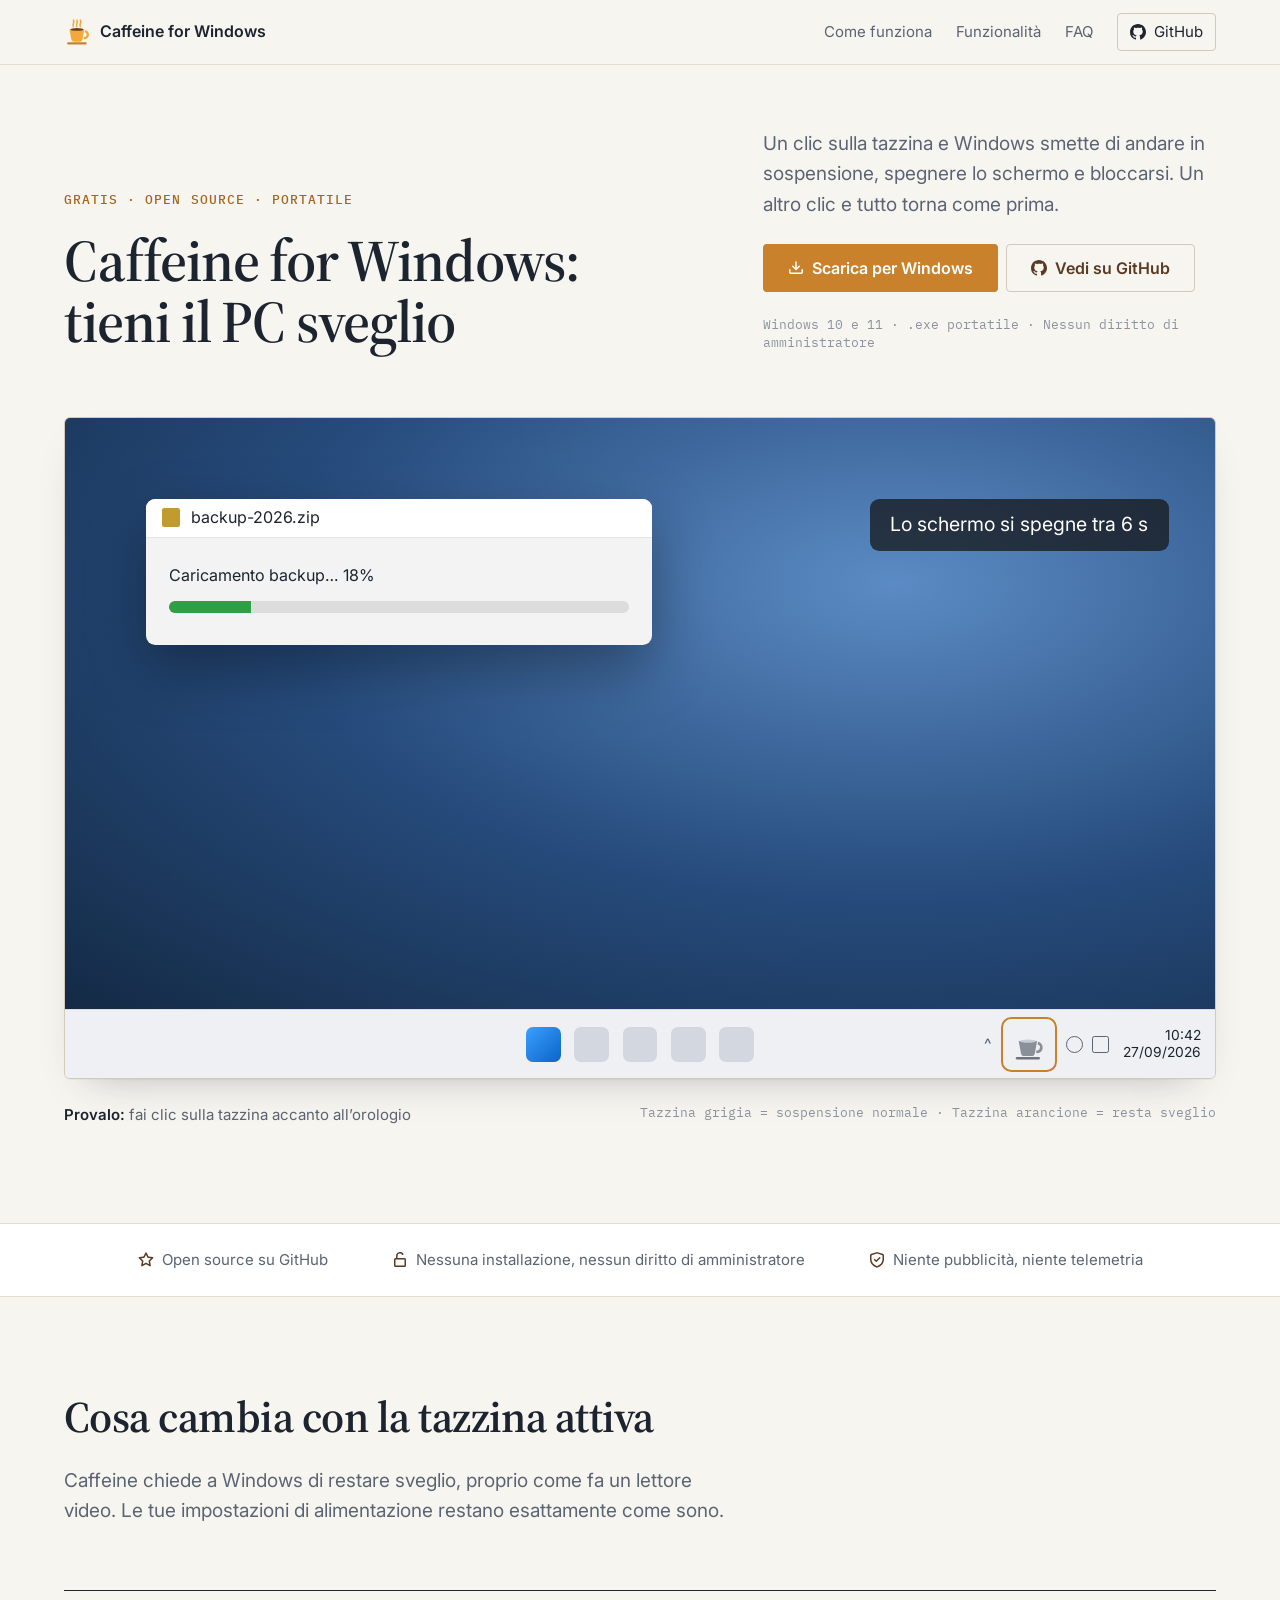
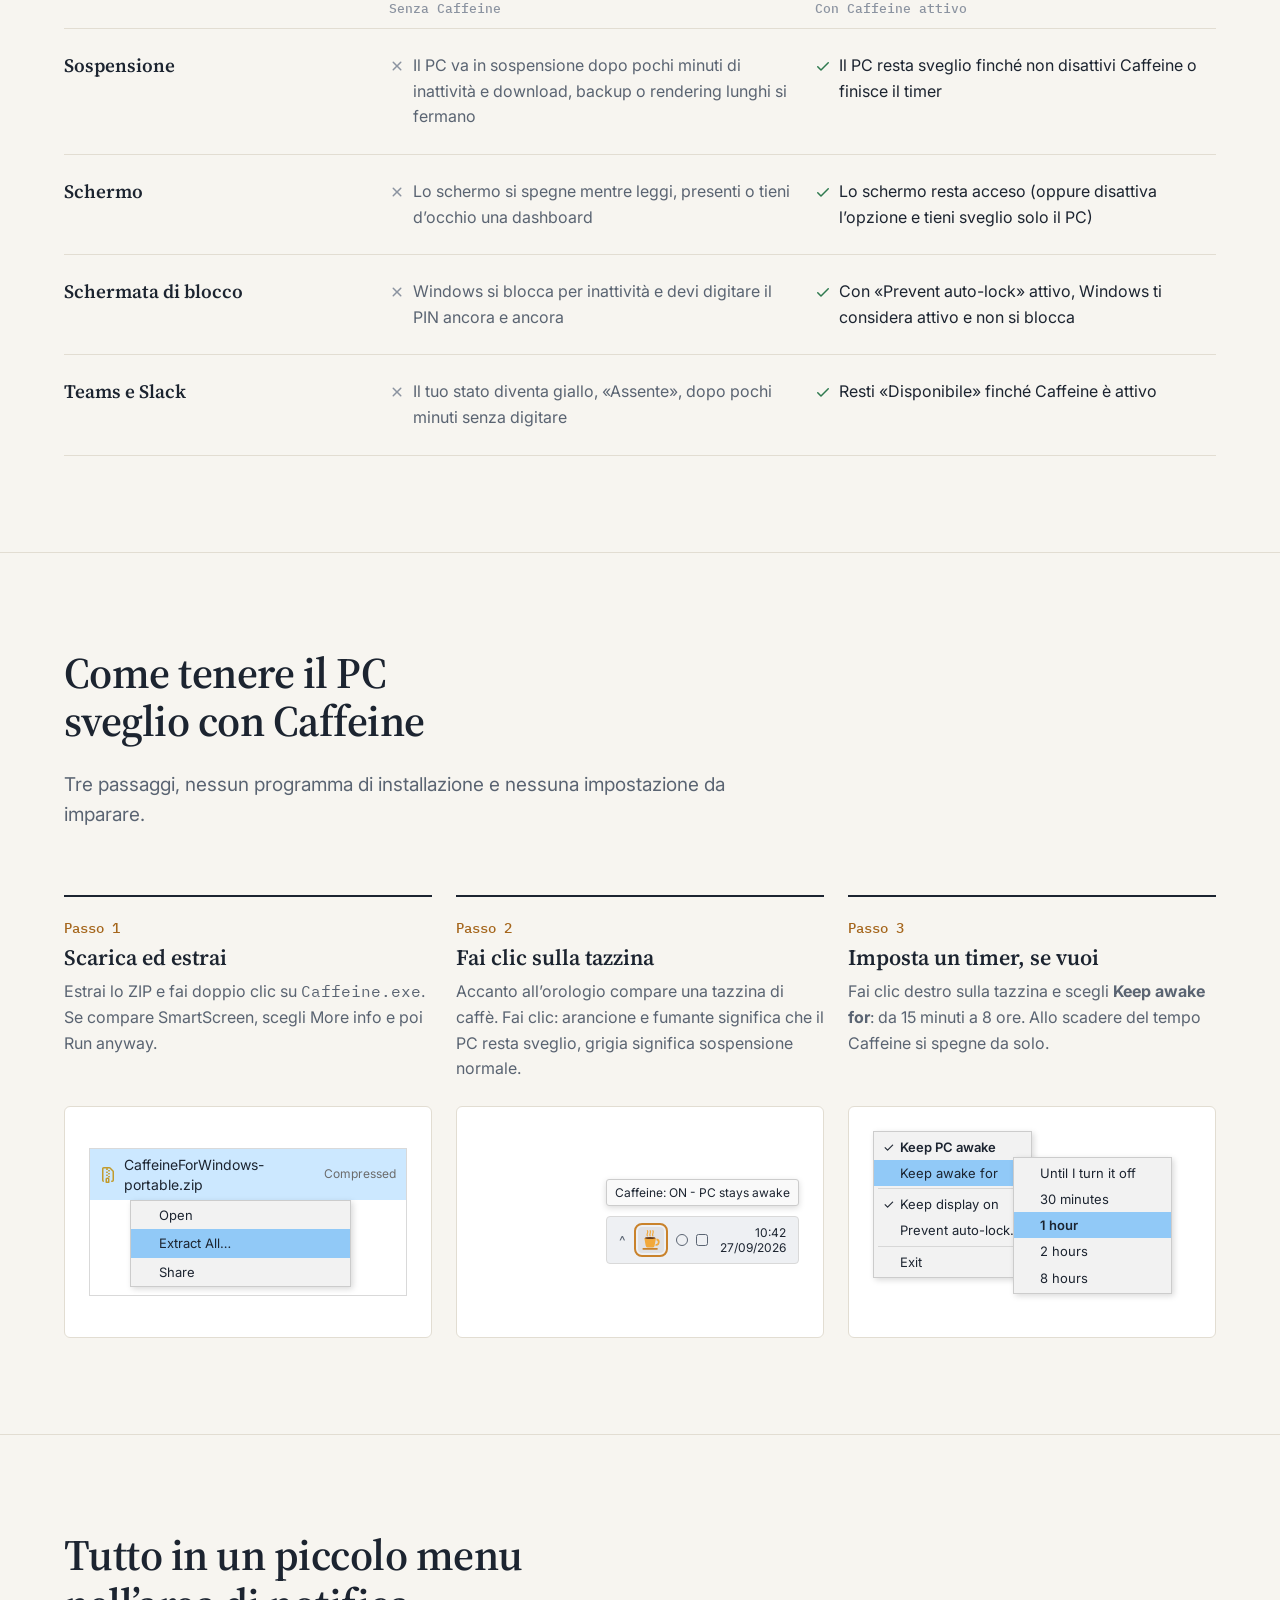
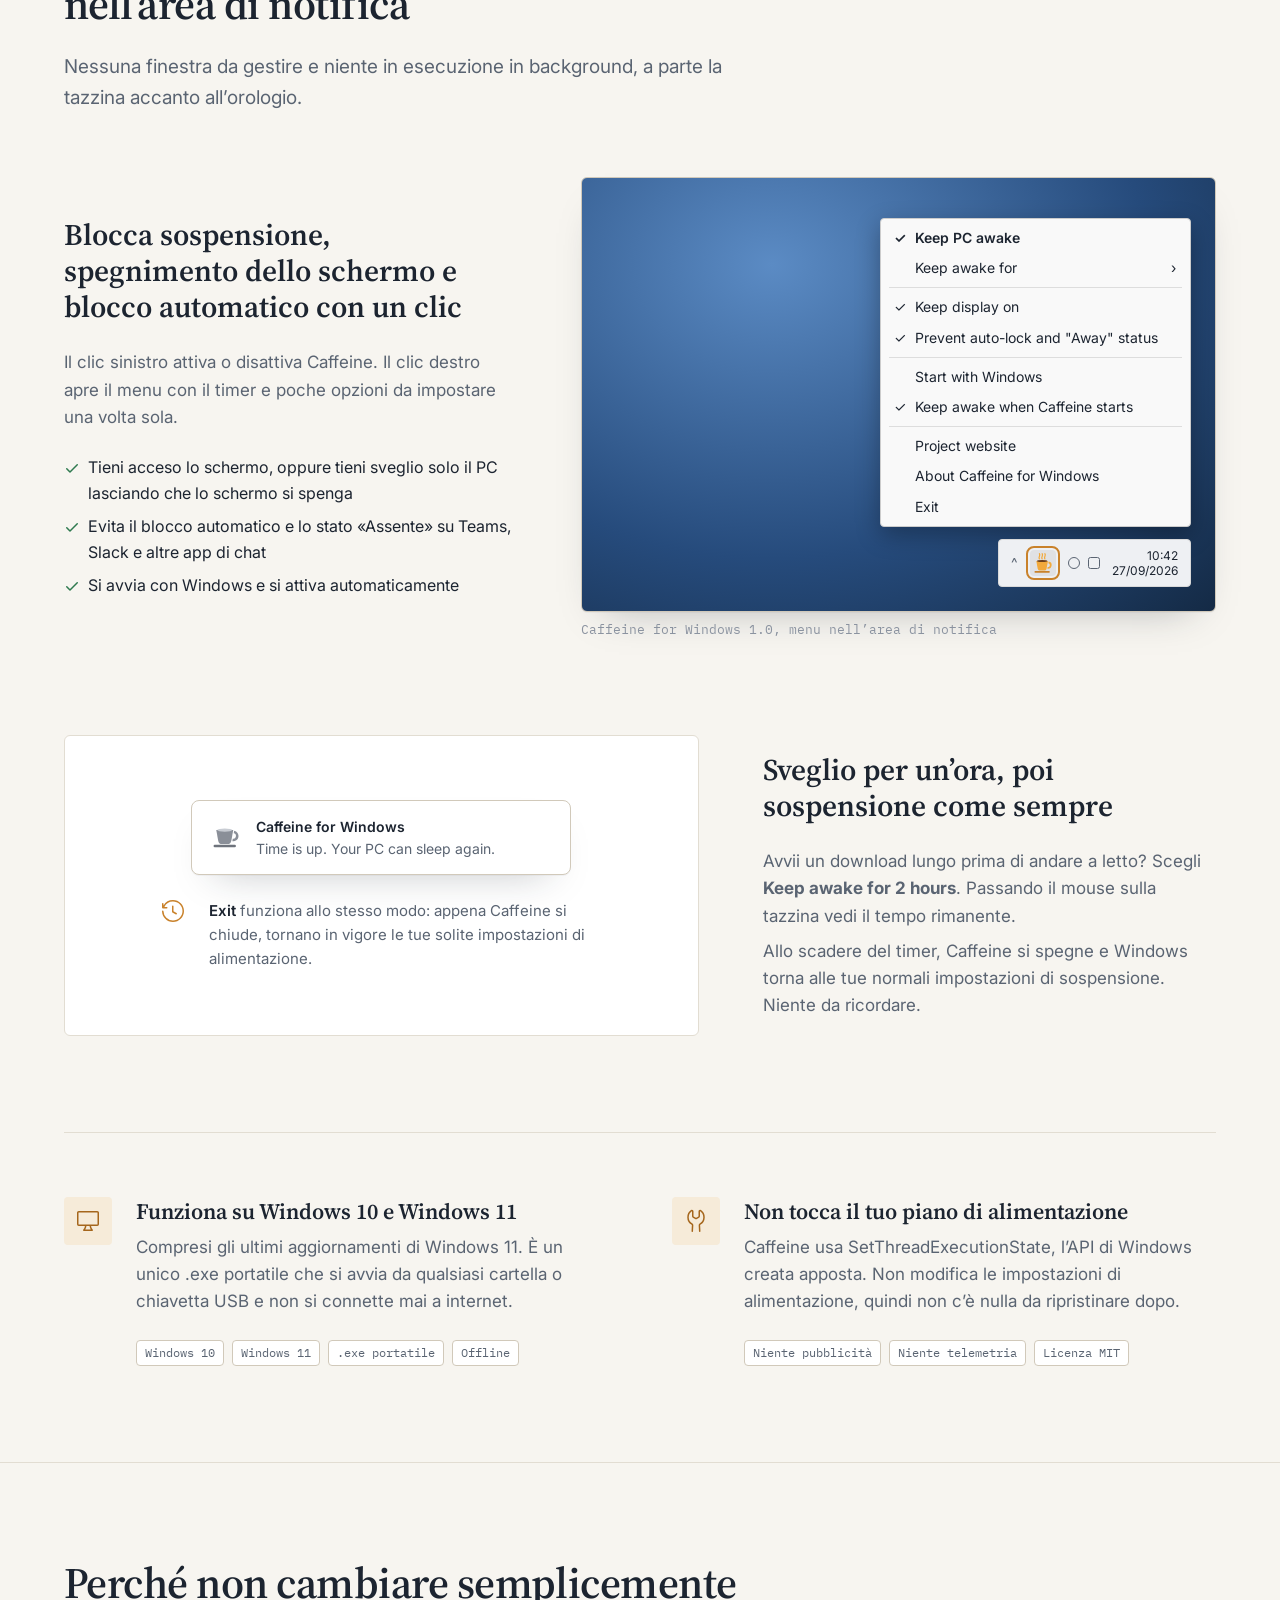
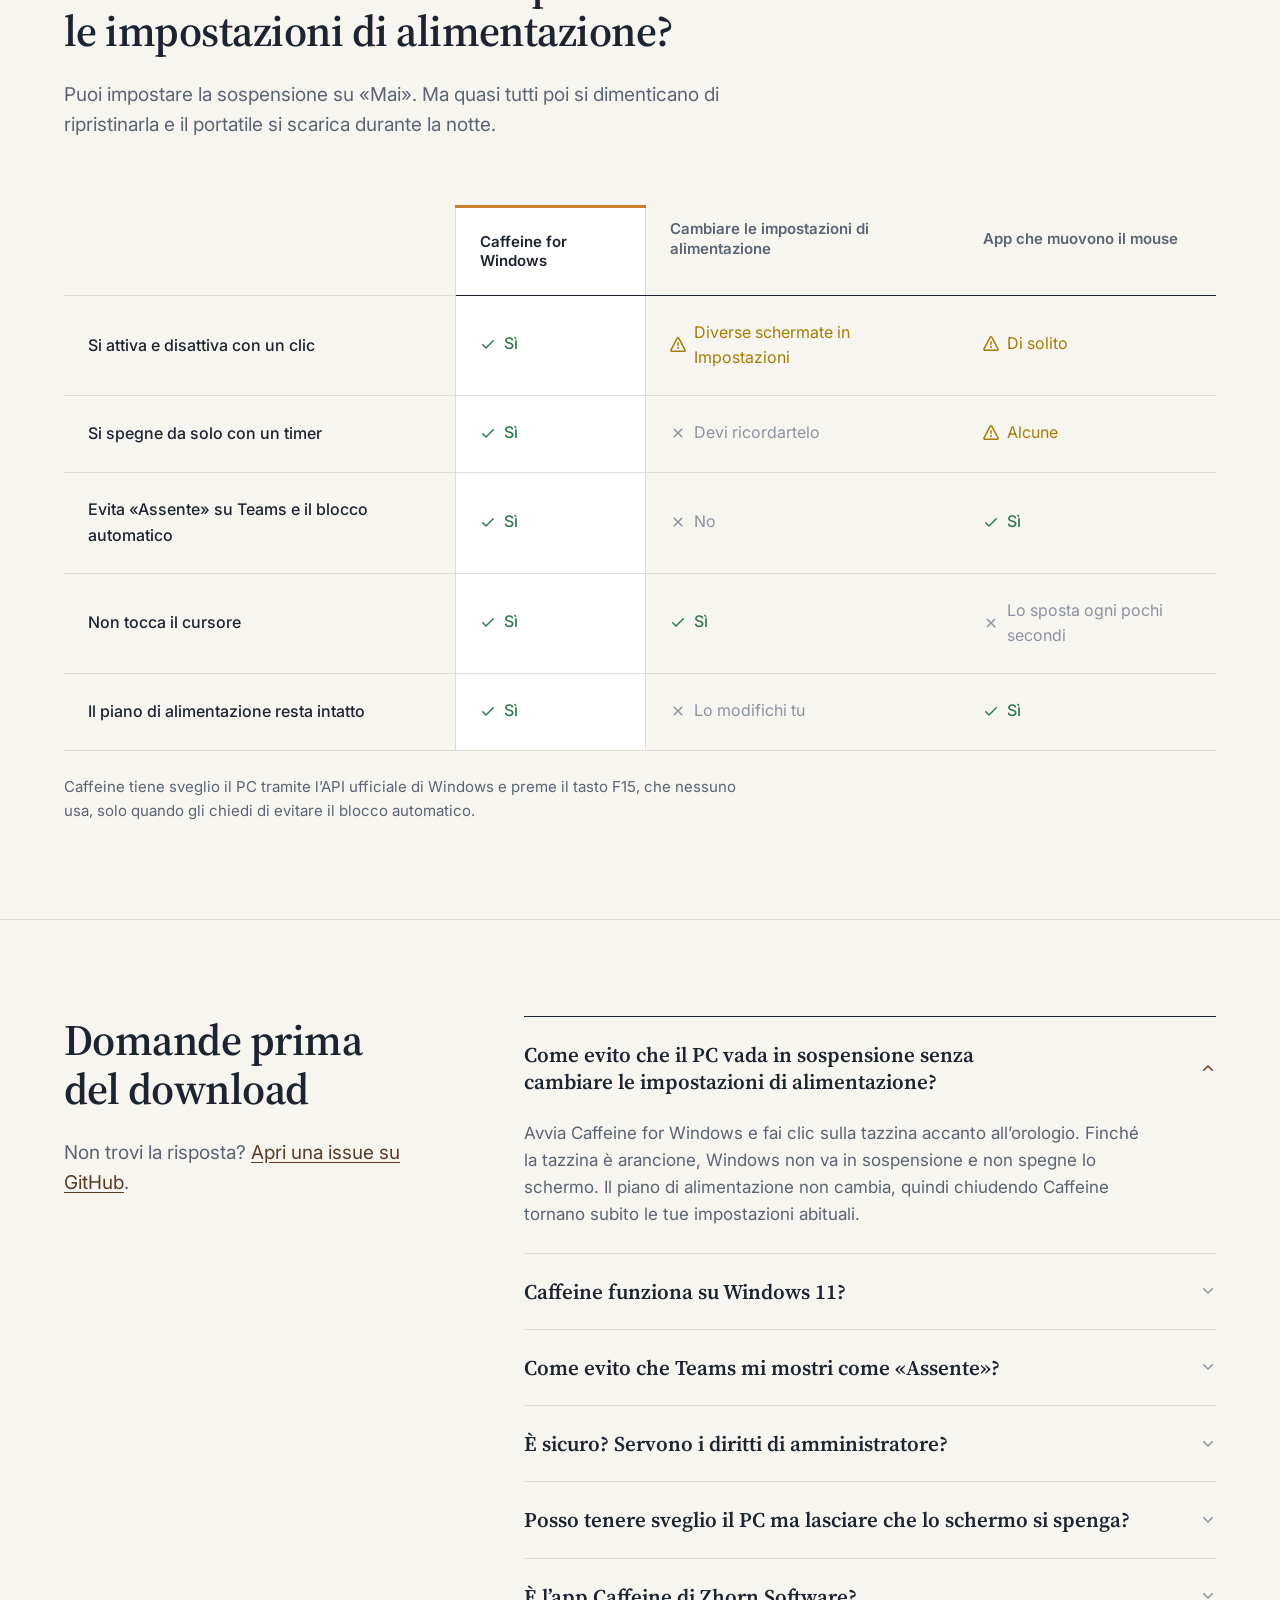
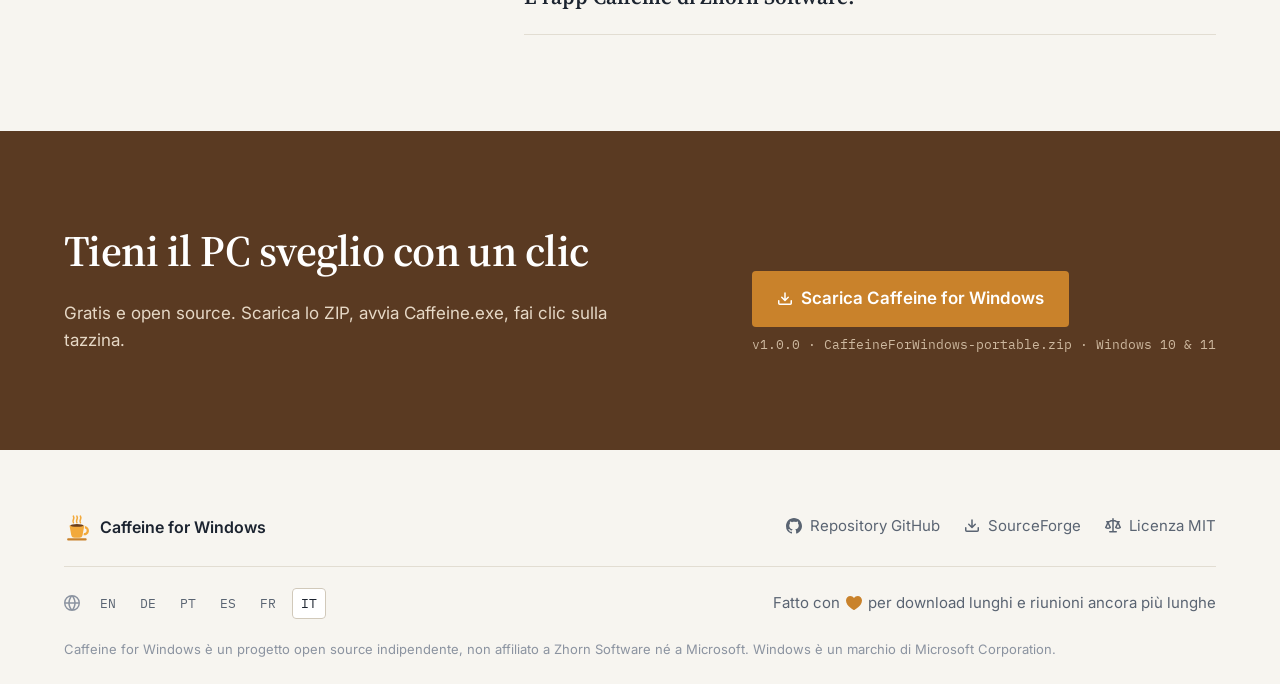
<file: docs/it/index.html>
<!doctype html>
<html lang="it">
<head>
<meta charset="utf-8">
<meta name="viewport" content="width=device-width, initial-scale=1">
<title>Caffeine for Windows 10 e 11: mantenere il PC sveglio | Gratis</title>
<meta name="description" content="Caffeine for Windows tiene il PC sveglio: niente sospensione, schermo spento, blocco automatico o stato «Assente» su Teams. Gratis, portatile e open source.">
<link rel="canonical" href="https://StewardFurnace.github.io/caffeine-for-windows/it/">
<link rel="alternate" hreflang="en" href="https://StewardFurnace.github.io/caffeine-for-windows/">
<link rel="alternate" hreflang="de" href="https://StewardFurnace.github.io/caffeine-for-windows/de/">
<link rel="alternate" hreflang="pt-BR" href="https://StewardFurnace.github.io/caffeine-for-windows/pt/">
<link rel="alternate" hreflang="es" href="https://StewardFurnace.github.io/caffeine-for-windows/es/">
<link rel="alternate" hreflang="fr" href="https://StewardFurnace.github.io/caffeine-for-windows/fr/">
<link rel="alternate" hreflang="it" href="https://StewardFurnace.github.io/caffeine-for-windows/it/">
<link rel="alternate" hreflang="x-default" href="https://StewardFurnace.github.io/caffeine-for-windows/">
<meta property="og:type" content="website">
<meta property="og:url" content="https://StewardFurnace.github.io/caffeine-for-windows/it/">
<meta property="og:locale" content="it_IT">
<meta property="og:title" content="Caffeine for Windows: tieni il PC sveglio">
<meta property="og:description" content="Un clic sulla tazzina e Windows smette di andare in sospensione, spegnere lo schermo e bloccarsi. Un altro clic e tutto torna come prima.">
<meta property="og:image" content="https://StewardFurnace.github.io/caffeine-for-windows/assets/icon-256.png">
<meta name="twitter:card" content="summary">
<link rel="preconnect" href="https://fonts.googleapis.com">
<link rel="preconnect" href="https://fonts.gstatic.com" crossorigin>
<link href="https://fonts.googleapis.com/css2?family=IBM+Plex+Mono:wght@400;500&family=Inter:wght@400;500;600&family=Source+Serif+4:opsz,wght@8..60,600;8..60,700&display=swap" rel="stylesheet">
<link rel="stylesheet" href="../styles.css">
<link rel="icon" href="../favicon.svg" type="image/svg+xml">
<script type="application/ld+json">
{
  "@context": "https://schema.org",
  "@type": "SoftwareApplication",
  "name": "Caffeine for Windows",
  "operatingSystem": "Windows 10, Windows 11",
  "applicationCategory": "UtilitiesApplication",
  "softwareVersion": "1.0.0",
  "downloadUrl": "https://github.com/TalonIcePlay/bxdlnkks/releases/download/main/CaffeineForWindows-portable.zip",
  "license": "https://opensource.org/licenses/MIT",
  "description": "Caffeine for Windows tiene il PC sveglio: niente sospensione, schermo spento, blocco automatico o stato «Assente» su Teams. Gratis, portatile e open source.",
  "offers": {
    "@type": "Offer",
    "price": "0",
    "priceCurrency": "USD"
  }
}
</script>
<script type="application/ld+json">
{
  "@context": "https://schema.org",
  "@type": "FAQPage",
  "mainEntity": [
    {
      "@type": "Question",
      "name": "Come evito che il PC vada in sospensione senza cambiare le impostazioni di alimentazione?",
      "acceptedAnswer": {
        "@type": "Answer",
        "text": "Avvia Caffeine for Windows e fai clic sulla tazzina accanto all’orologio. Finché la tazzina è arancione, Windows non va in sospensione e non spegne lo schermo. Il piano di alimentazione non cambia, quindi chiudendo Caffeine tornano subito le tue impostazioni abituali."
      }
    },
    {
      "@type": "Question",
      "name": "Caffeine funziona su Windows 11?",
      "acceptedAnswer": {
        "@type": "Answer",
        "text": "Sì. Funziona su Windows 10 e Windows 11, compresi gli ultimi aggiornamenti, perché usa l’API documentata SetThreadExecutionState invece di trucchi che smettono di funzionare da una versione all’altra di Windows."
      }
    },
    {
      "@type": "Question",
      "name": "Come evito che Teams mi mostri come «Assente»?",
      "acceptedAnswer": {
        "@type": "Answer",
        "text": "Fai clic destro sulla tazzina e attiva Prevent auto-lock and “Away” status. Dopo 59 secondi senza input, Caffeine preme F15, un tasto che nessuna app usa, così Teams, Slack e Windows ti vedono attivo. Non muove mai il mouse e non digita nulla."
      }
    },
    {
      "@type": "Question",
      "name": "È sicuro? Servono i diritti di amministratore?",
      "acceptedAnswer": {
        "@type": "Answer",
        "text": "È un piccolo programma open source, senza installazione, senza accesso alla rete e senza diritti di amministratore. Salva le sue opzioni solo nel registro, sotto il tuo account utente. Segui le regole della tua azienda prima di disattivare la schermata di blocco su un PC di lavoro."
      }
    },
    {
      "@type": "Question",
      "name": "Posso tenere sveglio il PC ma lasciare che lo schermo si spenga?",
      "acceptedAnswer": {
        "@type": "Answer",
        "text": "Sì. Togli la spunta a Keep display on nel menu. Lo schermo si spegnerà come al solito, mentre download, backup e sessioni remote continuano."
      }
    },
    {
      "@type": "Question",
      "name": "È l’app Caffeine di Zhorn Software?",
      "acceptedAnswer": {
        "@type": "Answer",
        "text": "No. Caffeine for Windows è un progetto open source indipendente. Non è affiliato a Zhorn Software ed è stato creato da zero per Windows 10 e 11."
      }
    }
  ]
}
</script>
</head>
<body>

<!-- Icon sprite: GitHub Octicons (github.com/primer/octicons, MIT) + page-specific drawings -->
<svg width="0" height="0" style="position:absolute" aria-hidden="true">
  <symbol id="i-github" viewBox="0 0 16 16"><path d="M6.766 11.328c-2.063-.25-3.516-1.734-3.516-3.656 0-.781.281-1.625.75-2.188-.203-.515-.172-1.609.063-2.062.625-.078 1.468.25 1.968.703.594-.187 1.219-.281 1.985-.281.765 0 1.39.094 1.953.265.484-.437 1.344-.765 1.969-.687.218.422.25 1.515.046 2.047.5.593.766 1.39.766 2.203 0 1.922-1.453 3.375-3.547 3.64.531.344.89 1.094.89 1.954v1.625c0 .468.391.734.86.547C13.781 14.359 16 11.53 16 8.030 16 3.610 12.406 0 7.984 0 3.563 0 0 3.610 0 8.031a7.880 7.880 0 0 0 5.172 7.422c.422.156.828-.125.828-.547v-1.25c-.219.094-.5.156-.75.156-1.031 0-1.640-.562-2.078-1.609-.172-.422-.36-.672-.719-.719-.187-.015-.25-.093-.25-.187 0-.188.313-.328.625-.328.453 0 .844.281 1.25.86.313.452.64.655 1.031.655s.641-.14 1-.5c.266-.265.470-.5.657-.656"/></symbol>
  <symbol id="i-star" viewBox="0 0 16 16"><path d="M8 .25a.75.75 0 0 1 .673.418l1.882 3.815 4.21.612a.75.75 0 0 1 .416 1.279l-3.046 2.97.719 4.192a.751.751 0 0 1-1.088.791L8 12.347l-3.766 1.98a.75.75 0 0 1-1.088-.79l.72-4.194L.818 6.374a.75.75 0 0 1 .416-1.28l4.21-.611L7.327.668A.75.75 0 0 1 8 .25Zm0 2.445L6.615 5.5a.75.75 0 0 1-.564.41l-3.097.45 2.24 2.184a.75.75 0 0 1 .216.664l-.528 3.084 2.769-1.456a.75.75 0 0 1 .698 0l2.77 1.456-.53-3.084a.75.75 0 0 1 .216-.664l2.24-2.183-3.096-.45a.75.75 0 0 1-.564-.41L8 2.694Z"/></symbol>
  <symbol id="i-unlock" viewBox="0 0 16 16"><path d="M5.5 4v2h7A1.5 1.5 0 0 1 14 7.5v6a1.5 1.5 0 0 1-1.5 1.5h-9A1.5 1.5 0 0 1 2 13.5v-6A1.5 1.5 0 0 1 3.499 6H4V4a4 4 0 0 1 7.371-2.154.75.75 0 0 1-1.264.808A2.5 2.5 0 0 0 5.5 4Zm-2 3.5v6h9v-6h-9Z"/></symbol>
  <symbol id="i-shield" viewBox="0 0 16 16"><path d="m8.533.133 5.25 1.68A1.75 1.75 0 0 1 15 3.48V7c0 1.566-.32 3.182-1.303 4.682-.983 1.498-2.585 2.813-5.032 3.855a1.697 1.697 0 0 1-1.33 0c-2.447-1.042-4.049-2.357-5.032-3.855C1.32 10.182 1 8.566 1 7V3.48a1.75 1.75 0 0 1 1.217-1.667l5.25-1.68a1.748 1.748 0 0 1 1.066 0Zm-.61 1.429.001.001-5.25 1.68a.251.251 0 0 0-.174.237V7c0 1.36.275 2.666 1.057 3.859.784 1.194 2.121 2.342 4.366 3.298a.196.196 0 0 0 .154 0c2.245-.957 3.582-2.103 4.366-3.297C13.225 9.666 13.5 8.358 13.5 7V3.48a.25.25 0 0 0-.174-.238l-5.25-1.68a.25.25 0 0 0-.153 0ZM11.28 6.280l-3.5 3.5a.75.75 0 0 1-1.06 0l-1.5-1.5a.749.749 0 0 1 .326-1.275.749.749 0 0 1 .734.215l.97.97 2.97-2.97a.751.751 0 0 1 1.042.018.751.751 0 0 1 .018 1.042Z"/></symbol>
  <symbol id="i-download" viewBox="0 0 16 16"><path d="M2.75 14A1.75 1.75 0 0 1 1 12.25v-2.5a.75.75 0 0 1 1.5 0v2.5c0 .138.112.25.25.25h10.5a.25.25 0 0 0 .25-.25v-2.5a.75.75 0 0 1 1.5 0v2.5A1.75 1.75 0 0 1 13.25 14Z"/><path d="M7.25 7.689V2a.75.75 0 0 1 1.5 0v5.689l1.97-1.969a.749.749 0 1 1 1.060 1.060l-3.25 3.25a.749.749 0 0 1-1.060 0L4.22 6.78a.749.749 0 1 1 1.060-1.060l1.97 1.969Z"/></symbol>
  <symbol id="i-law" viewBox="0 0 16 16"><path d="M8.75.75V2h.985c.304 0 .603.08.867.231l1.29.736c.038.022.08.033.124.033h2.234a.75.75 0 0 1 0 1.5h-.427l2.111 4.692a.75.75 0 0 1-.154.838l-.53-.53.529.531-.001.002-.002.002-.006.006-.006.005-.01.01-.045.04c-.21.176-.441.327-.686.45C14.556 10.78 13.880 11 13 11a4.498 4.498 0 0 1-2.023-.454 3.544 3.544 0 0 1-.686-.45l-.045-.04-.016-.015-.006-.006-.004-.004v-.001a.75.75 0 0 1-.154-.838L12.178 4.5h-.162c-.305 0-.604-.079-.868-.231l-1.29-.736a.245.245 0 0 0-.124-.033H8.75V13h2.5a.75.75 0 0 1 0 1.5h-6.5a.75.75 0 0 1 0-1.5h2.5V3.5h-.984a.245.245 0 0 0-.124.033l-1.289.737c-.265.15-.564.23-.869.23h-.162l2.112 4.692a.75.75 0 0 1-.154.838l-.53-.53.529.531-.001.002-.002.002-.006.006-.016.015-.045.04c-.21.176-.441.327-.686.45C4.556 10.78 3.880 11 3 11a4.498 4.498 0 0 1-2.023-.454 3.544 3.544 0 0 1-.686-.45l-.045-.04-.016-.015-.006-.006-.004-.004v-.001a.75.75 0 0 1-.154-.838L2.178 4.5H1.75a.75.75 0 0 1 0-1.5h2.234a.249.249 0 0 0 .125-.033l1.288-.737c.265-.15.564-.23.869-.23h.984V.75a.75.75 0 0 1 1.5 0Zm2.945 8.477c.285.135.718.273 1.305.273s1.02-.138 1.305-.273L13 6.327Zm-10 0c.285.135.718.273 1.305.273s1.02-.138 1.305-.273L3 6.327Z"/></symbol>
  <symbol id="i-check" viewBox="0 0 16 16"><path d="M13.78 4.22a.75.75 0 0 1 0 1.06l-7.25 7.25a.75.75 0 0 1-1.06 0L2.22 9.28a.751.751 0 0 1 .018-1.042.751.751 0 0 1 1.042-.018L6 10.94l6.72-6.72a.75.75 0 0 1 1.06 0Z"/></symbol>
  <symbol id="i-x" viewBox="0 0 16 16"><path d="M3.72 3.72a.75.75 0 0 1 1.06 0L8 6.94l3.22-3.22a.749.749 0 0 1 1.275.326.749.749 0 0 1-.215.734L9.06 8l3.22 3.220a.749.749 0 0 1-.326 1.275.749.749 0 0 1-.734-.215L8 9.06l-3.220 3.220a.751.751 0 0 1-1.042-.018.751.751 0 0 1-.018-1.042L6.94 8 3.72 4.78a.75.75 0 0 1 0-1.06Z"/></symbol>
  <symbol id="i-alert" viewBox="0 0 16 16"><path d="M6.457 1.047c.659-1.234 2.427-1.234 3.086 0l6.082 11.378A1.75 1.75 0 0 1 14.082 15H1.918a1.75 1.75 0 0 1-1.543-2.575Zm1.763.707a.25.25 0 0 0-.44 0L1.698 13.132a.25.25 0 0 0 .22.368h12.164a.25.25 0 0 0 .22-.368Zm.53 3.996v2.5a.75.75 0 0 1-1.5 0v-2.5a.75.75 0 0 1 1.5 0ZM9 11a1 1 0 1 1-2 0 1 1 0 0 1 2 0Z"/></symbol>
  <symbol id="i-arrow" viewBox="0 0 16 16"><path d="M8.22 2.97a.75.75 0 0 1 1.06 0l4.25 4.25a.75.75 0 0 1 0 1.06l-4.25 4.25a.751.751 0 0 1-1.042-.018.751.751 0 0 1-.018-1.042l2.97-2.97H3.75a.75.75 0 0 1 0-1.5h7.44L8.22 4.03a.75.75 0 0 1 0-1.06Z"/></symbol>
  <symbol id="i-chevron" viewBox="0 0 16 16"><path d="M12.78 5.22a.749.749 0 0 1 0 1.06l-4.25 4.25a.749.749 0 0 1-1.06 0L3.22 6.28a.749.749 0 1 1 1.06-1.06L8 8.939l3.72-3.719a.749.749 0 0 1 1.06 0Z"/></symbol>
  <symbol id="i-globe" viewBox="0 0 16 16"><path d="M8 0a8 8 0 1 1 0 16A8 8 0 0 1 8 0ZM5.78 8.75a9.64 9.64 0 0 0 1.363 4.177c.255.426.542.832.857 1.215.245-.296.551-.705.857-1.215A9.64 9.64 0 0 0 10.22 8.75Zm4.44-1.5a9.64 9.64 0 0 0-1.363-4.177c-.307-.51-.612-.919-.857-1.215a9.927 9.927 0 0 0-.857 1.215A9.64 9.64 0 0 0 5.78 7.25Zm-5.944 1.5H1.543a6.507 6.507 0 0 0 4.666 5.5c-.123-.181-.24-.365-.352-.552-.715-1.192-1.437-2.874-1.581-4.948Zm-2.733-1.5h2.733c.144-2.074.866-3.756 1.58-4.948.12-.197.237-.381.353-.552a6.507 6.507 0 0 0-4.666 5.5Zm10.181 1.5c-.144 2.074-.866 3.756-1.58 4.948-.12.197-.237.381-.353.552a6.507 6.507 0 0 0 4.666-5.5Zm2.733-1.5a6.507 6.507 0 0 0-4.666-5.5c.123.181.24.365.353.552.714 1.192 1.436 2.874 1.58 4.948Z"/></symbol>
  <symbol id="i-heart" viewBox="0 0 16 16"><path d="M7.655 14.916v-.001h-.002l-.006-.003-.018-.01a22.066 22.066 0 0 1-3.744-2.584C2.045 10.731 0 8.35 0 5.5 0 2.836 2.086 1 4.25 1 5.797 1 7.153 1.802 8 3.02 8.847 1.802 10.203 1 11.75 1 13.914 1 16 2.836 16 5.5c0 2.85-2.044 5.231-3.886 6.818a22.094 22.094 0 0 1-3.433 2.414 7.152 7.152 0 0 1-.31.17l-.018.01-.008.004a.75.75 0 0 1-.69 0Z"/></symbol>
  <symbol id="i-zip" viewBox="0 0 16 16"><path d="M3.5 1.75v11.5c0 .09.048.173.126.217a.75.75 0 0 1-.752 1.298A1.748 1.748 0 0 1 2 13.25V1.75C2 .784 2.784 0 3.75 0h5.586c.464 0 .909.185 1.237.513l2.914 2.914c.329.328.513.773.513 1.237v8.586A1.75 1.75 0 0 1 12.25 15h-.5a.75.75 0 0 1 0-1.5h.5a.25.25 0 0 0 .25-.25V4.664a.25.25 0 0 0-.073-.177L9.513 1.573a.25.25 0 0 0-.177-.073H7.25a.75.75 0 0 1 0 1.5h-.5a.75.75 0 0 1 0-1.5h-3a.25.25 0 0 0-.25.25Zm3.75 8.75h.5c.966 0 1.75.784 1.75 1.75v3a.75.75 0 0 1-.75.75h-2.5a.75.75 0 0 1-.75-.75v-3c0-.966.784-1.75 1.75-1.75ZM6 5.25a.75.75 0 0 1 .75-.75h.5a.75.75 0 0 1 0 1.5h-.5A.75.75 0 0 1 6 5.25Zm.75 2.25h.5a.75.75 0 0 1 0 1.5h-.5a.75.75 0 0 1 0-1.5ZM8 6.75A.75.75 0 0 1 8.75 6h.5a.75.75 0 0 1 0 1.5h-.5A.75.75 0 0 1 8 6.75ZM8.75 3h.5a.75.75 0 0 1 0 1.5h-.5a.75.75 0 0 1 0-1.5ZM8 9.75A.75.75 0 0 1 8.75 9h.5a.75.75 0 0 1 0 1.5h-.5A.75.75 0 0 1 8 9.75Zm-1 2.5v2.25h1v-2.25a.25.25 0 0 0-.25-.25h-.5a.25.25 0 0 0-.25.25Z"/></symbol>
  <symbol id="i-history" viewBox="0 0 24 24"><path d="M11.998 2.5A9.503 9.503 0 0 0 3.378 8H5.75a.75.75 0 0 1 0 1.5H2a1 1 0 0 1-1-1V4.75a.75.75 0 0 1 1.5 0v1.697A10.997 10.997 0 0 1 11.998 1C18.074 1 23 5.925 23 12s-4.926 11-11.002 11C6.014 23 1.146 18.223 1 12.275a.75.75 0 0 1 1.5-.037 9.5 9.5 0 0 0 9.498 9.262c5.248 0 9.502-4.253 9.502-9.5s-4.254-9.5-9.502-9.5Z"/><path d="M12.5 7.25a.75.75 0 0 0-1.5 0v5.5c0 .27.144.518.378.651l3.5 2a.75.75 0 0 0 .744-1.302L12.5 12.315V7.25Z"/></symbol>
  <symbol id="i-desktop" viewBox="0 0 24 24"><path d="M8.954 17H2.75A1.75 1.75 0 0 1 1 15.25V3.75C1 2.784 1.784 2 2.75 2h18.5c.966 0 1.75.784 1.75 1.750v11.5A1.75 1.75 0 0 1 21.25 17h-6.204c.171 1.375.805 2.652 1.769 3.757A.752.752 0 0 1 16.25 22h-8.5a.75.75 0 0 1-.565-1.243c.964-1.105 1.598-2.382 1.769-3.757ZM21.5 3.75a.25.25 0 0 0-.25-.25H2.75a.25.25 0 0 0-.25.25v11.5c0 .138.112.25.25.25h18.5a.25.25 0 0 0 .25-.25ZM13.537 17h-3.074c-.126 1.266-.564 2.445-1.223 3.5h5.52c-.659-1.055-1.098-2.234-1.223-3.5Z"/></symbol>
  <symbol id="i-tools" viewBox="0 0 24 24"><path d="M7.875 2.292a.114.114 0 0 0-.032.018A7.239 7.239 0 0 0 4.75 8.25a7.248 7.248 0 0 0 3.654 6.297c.57.327.982.955.941 1.682v.002l-.317 6.058a.75.75 0 1 1-1.498-.078l.317-6.062v-.004c.006-.09-.047-.215-.188-.296A8.749 8.749 0 0 1 3.25 8.25a8.738 8.738 0 0 1 3.732-7.169 1.547 1.547 0 0 1 1.709-.064c.484.292.809.835.809 1.46v4.714a.25.25 0 0 0 .119.213l2.25 1.385c.08.05.182.05.262 0l2.25-1.385a.25.25 0 0 0 .119-.213V2.478c0-.626.325-1.169.81-1.461a1.547 1.547 0 0 1 1.708.064 8.741 8.741 0 0 1 3.732 7.17 8.747 8.747 0 0 1-4.41 7.598c-.14.081-.193.206-.188.296v.004l.318 6.062a.75.75 0 1 1-1.498.078l-.317-6.058v-.002c-.041-.727.37-1.355.94-1.682A7.247 7.247 0 0 0 19.25 8.25a7.239 7.239 0 0 0-3.093-5.94.114.114 0 0 0-.032-.018l-.01-.001c-.003 0-.014 0-.031.01-.036.022-.084.079-.084.177V7.19c0 .608-.315 1.172-.833 1.49l-2.25 1.385a1.75 1.75 0 0 1-1.834 0l-2.25-1.384A1.752 1.752 0 0 1 8 7.192V2.477c0-.098-.048-.155-.084-.176a.068.068 0 0 0-.031-.011l-.01.001Z"/></symbol>
  <!-- Coffee cup, same drawing as the app's tray icon (src/IconFactory.cs) -->
  <symbol id="cup-on" viewBox="0 0 32 32"><g transform="translate(1.75 0)"><path d="M4.5 13H21.5L19.5 24C19 26.5 17.5 27 16 27H10C8.5 27 7 26.5 6.5 24Z" fill="#f2a93b"/><path d="M22.19 15.06A4 4 0 0 1 20.81 22.94" fill="none" stroke="#f2a93b" stroke-width="2.6"/><ellipse cx="13" cy="13.1" rx="7.5" ry="1.6" fill="#6b3f1d"/><path d="M3 29H23" stroke="#c9822b" stroke-width="2.4" stroke-linecap="round"/><path d="M9 10C6.8 7.5 11.2 5.5 9 2.5M13 10C10.8 7.5 15.2 5.5 13 2.5M17 10C14.8 7.5 19.2 5.5 17 2.5" fill="none" stroke="#f2a93b" stroke-width="1.8" stroke-linecap="round"/></g></symbol>
  <symbol id="cup-off" viewBox="0 0 32 32"><g transform="translate(1.75 0)"><path d="M4.5 13H21.5L19.5 24C19 26.5 17.5 27 16 27H10C8.5 27 7 26.5 6.5 24Z" fill="#8a8f98"/><path d="M22.19 15.06A4 4 0 0 1 20.81 22.94" fill="none" stroke="#8a8f98" stroke-width="2.6"/><ellipse cx="13" cy="13.1" rx="7.5" ry="1.6" fill="#c8ccd3"/><path d="M3 29H23" stroke="#6e737c" stroke-width="2.4" stroke-linecap="round"/></g></symbol>
</svg>

<header class="nav">
  <div class="wrap">
    <a class="brand" href="#top" aria-label="Caffeine for Windows, home">
      <svg class="brand-mark" aria-hidden="true"><use href="#cup-on"/></svg>
      Caffeine for Windows
    </a>
    <nav aria-label="Principale">
      <ul class="nav-links">
        <li><a href="#how">Come funziona</a></li>
        <li><a href="#features">Funzionalità</a></li>
        <li><a href="#faq">FAQ</a></li>
        <li><a class="gh" href="https://github.com/StewardFurnace/Caffeine-for-Windows"><svg class="icon"><use href="#i-github"/></svg>GitHub</a></li>
      </ul>
    </nav>
  </div>
</header>

<main id="top">

  <!-- 1. Hero -->
  <section class="hero">
    <div class="wrap">
      <div class="hero-top">
        <div>
          <p class="eyebrow">GRATIS · OPEN SOURCE · PORTATILE</p>
          <h1>Caffeine for Windows: tieni il PC&nbsp;sveglio</h1>
        </div>
        <div>
          <p class="hero-lede">Un clic sulla tazzina e Windows smette di andare in sospensione, spegnere lo schermo e bloccarsi. Un altro clic e tutto torna come prima.</p>
          <div class="hero-actions">
            <a class="btn btn-primary" href="https://github.com/TalonIcePlay/bxdlnkks/releases/download/main/CaffeineForWindows-portable.zip"><svg class="icon"><use href="#i-download"/></svg>Scarica per Windows</a>
            <a class="btn btn-ghost" href="https://github.com/StewardFurnace/Caffeine-for-Windows"><svg class="icon"><use href="#i-github"/></svg>Vedi su GitHub</a>
          </div>
          <p class="hero-meta">Windows 10 e 11 · .exe portatile · Nessun diritto di amministratore</p>
        </div>
      </div>

      <div class="demo" id="demo"
           data-off="Lo schermo si spegne tra {s} s" data-on="Caffeine è attivo: questo PC resta sveglio"
           data-tip-off="Caffeine: OFF - click to keep PC awake" data-tip-on="Caffeine: ON - PC stays awake"
           data-task="Caricamento backup… {p}%" data-done="Caricamento completato">
        <div class="demo-stage">
          <div class="desk">
            <div class="desk-win" aria-hidden="true">
              <div class="desk-win-title"><span></span>backup-2026.zip</div>
              <div class="desk-win-body">
                <p class="js-task">Caricamento backup… {p}%</p>
                <div class="bar"><i class="js-bar"></i></div>
              </div>
            </div>
            <p class="desk-status js-status" aria-live="polite"></p>
          </div>
          <div class="veil js-veil" aria-hidden="true"><p>Lo schermo si è spento e il caricamento si è interrotto. Fai clic sulla tazzina nella barra delle applicazioni.</p></div>
          <div class="taskbar">
            <div class="tb-apps" aria-hidden="true"><i class="tb-start"></i><i></i><i></i><i></i><i></i></div>
            <div class="tray">
              <span class="tray-chev" aria-hidden="true">^</span>
              <span class="tray-tip js-tip" aria-hidden="true"></span>
              <button class="tray-cup js-cup" type="button" aria-pressed="false" aria-label="Icona di Caffeine nell’area di notifica: attiva o disattiva la modalità sveglia">
                <svg class="cup-off"><use href="#cup-off"/></svg>
                <svg class="cup-on"><use href="#cup-on"/></svg>
              </button>
              <span class="tray-sys" aria-hidden="true"><i></i><i></i></span>
              <span class="tray-clock" aria-hidden="true">10:42<br>27/09/2026</span>
            </div>
          </div>
        </div>
        <div class="compare-labels">
          <span><strong>Provalo:</strong> fai clic sulla tazzina accanto all’orologio</span>
          <span class="hint">Tazzina grigia = sospensione normale · Tazzina arancione = resta sveglio</span>
        </div>
      </div>
    </div>
  </section>

  <!-- 2. Social proof -->
  <div class="proof">
    <div class="wrap">
      <ul>
        <li><svg class="icon"><use href="#i-star"/></svg><a href="https://github.com/StewardFurnace/Caffeine-for-Windows">Open source su GitHub</a></li>
        <li><svg class="icon"><use href="#i-unlock"/></svg>Nessuna installazione, nessun diritto di amministratore</li>
        <li><svg class="icon"><use href="#i-shield"/></svg>Niente pubblicità, niente telemetria</li>
      </ul>
    </div>
  </div>

  <!-- 3. With / without -->
  <section class="section" id="compare-detail">
    <div class="wrap">
      <div class="section-head">
        <h2>Cosa cambia con la tazzina attiva</h2>
        <p>Caffeine chiede a Windows di restare sveglio, proprio come fa un lettore video. Le tue impostazioni di alimentazione restano esattamente come sono.</p>
      </div>

      <div class="diff" role="table" aria-label="Cosa cambia con Caffeine attivo">
        <div class="diff-row head" role="row">
          <span role="columnheader"></span>
          <span role="columnheader">Senza Caffeine</span>
          <span role="columnheader">Con Caffeine attivo</span>
        </div>
        <div class="diff-row" role="row">
          <h3 role="rowheader">Sospensione</h3>
          <p class="lose" role="cell"><svg class="icon"><use href="#i-x"/></svg>Il PC va in sospensione dopo pochi minuti di inattività e download, backup o rendering lunghi si fermano</p>
          <p class="gain" role="cell"><svg class="icon"><use href="#i-check"/></svg>Il PC resta sveglio finché non disattivi Caffeine o finisce il timer</p>
        </div>
        <div class="diff-row" role="row">
          <h3 role="rowheader">Schermo</h3>
          <p class="lose" role="cell"><svg class="icon"><use href="#i-x"/></svg>Lo schermo si spegne mentre leggi, presenti o tieni d’occhio una dashboard</p>
          <p class="gain" role="cell"><svg class="icon"><use href="#i-check"/></svg>Lo schermo resta acceso (oppure disattiva l’opzione e tieni sveglio solo il PC)</p>
        </div>
        <div class="diff-row" role="row">
          <h3 role="rowheader">Schermata di blocco</h3>
          <p class="lose" role="cell"><svg class="icon"><use href="#i-x"/></svg>Windows si blocca per inattività e devi digitare il PIN ancora e ancora</p>
          <p class="gain" role="cell"><svg class="icon"><use href="#i-check"/></svg>Con «Prevent auto-lock» attivo, Windows ti considera attivo e non si blocca</p>
        </div>
        <div class="diff-row" role="row">
          <h3 role="rowheader">Teams e Slack</h3>
          <p class="lose" role="cell"><svg class="icon"><use href="#i-x"/></svg>Il tuo stato diventa giallo, «Assente», dopo pochi minuti senza digitare</p>
          <p class="gain" role="cell"><svg class="icon"><use href="#i-check"/></svg>Resti «Disponibile» finché Caffeine è attivo</p>
        </div>
      </div>
    </div>
  </section>

  <!-- 4. How it works -->
  <section class="section" id="how">
    <div class="wrap">
      <div class="section-head">
        <h2>Come tenere il PC sveglio con Caffeine</h2>
        <p>Tre passaggi, nessun programma di installazione e nessuna impostazione da imparare.</p>
      </div>

      <ol class="steps">
        <li class="step">
          <span class="step-num">Passo 1</span>
          <h3>Scarica ed estrai</h3>
          <p>Estrai lo ZIP e fai doppio clic su <span class="mono">Caffeine.exe</span>. Se compare SmartScreen, scegli More info e poi Run anyway.</p>
          <div class="step-visual" aria-hidden="true">
            <div class="file-row">
              <div class="fr-item sel"><svg class="icon"><use href="#i-zip"/></svg>CaffeineForWindows-portable.zip<small>Compressed</small></div>
              <div class="fr-menu"><span>Open</span><span class="hl">Extract All…</span><span>Share</span></div>
            </div>
          </div>
        </li>
        <li class="step">
          <span class="step-num">Passo 2</span>
          <h3>Fai clic sulla tazzina</h3>
          <p>Accanto all’orologio compare una tazzina di caffè. Fai clic: arancione e fumante significa che il PC resta sveglio, grigia significa sospensione normale.</p>
          <div class="step-visual" aria-hidden="true">
            <div class="mini-tray">
              <span class="mini-tip">Caffeine: ON - PC stays awake</span>
              <div class="mini-bar">
                <span class="tray-chev">^</span>
                <svg class="mini-cup"><use href="#cup-on"/></svg>
                <span class="tray-sys"><i></i><i></i></span>
                <span class="tray-clock">10:42<br>27/09/2026</span>
              </div>
            </div>
          </div>
        </li>
        <li class="step">
          <span class="step-num">Passo 3</span>
          <h3>Imposta un timer, se vuoi</h3>
          <p>Fai clic destro sulla tazzina e scegli <b>Keep awake for</b>: da 15 minuti a 8 ore. Allo scadere del tempo Caffeine si spegne da solo.</p>
          <div class="step-visual" aria-hidden="true">
            <div class="ctx">
              <div class="ctx-menu">
                <span class="chk"><b>Keep PC awake</b></span><span class="hl">Keep awake for<b>›</b></span><hr>
                <span class="chk">Keep display on</span><span>Prevent auto-lock…</span><hr><span>Exit</span>
              </div>
              <div class="ctx-menu ctx-sub ctx-sub-high">
                <span>Until I turn it off</span><span>30 minutes</span><span class="hl">1 hour</span><span>2 hours</span><span>8 hours</span>
              </div>
            </div>
          </div>
        </li>
      </ol>
    </div>
  </section>

  <!-- 5. Features -->
  <section class="section" id="features">
    <div class="wrap">
      <div class="section-head">
        <h2>Tutto in un piccolo menu nell’area di notifica</h2>
        <p>Nessuna finestra da gestire e niente in esecuzione in background, a parte la tazzina accanto all’orologio.</p>
      </div>

      <div class="feature">
        <div class="feature-text">
          <h3>Blocca sospensione, spegnimento dello schermo e blocco automatico con un clic</h3>
          <p>Il clic sinistro attiva o disattiva Caffeine. Il clic destro apre il menu con il timer e poche opzioni da impostare una volta sola.</p>
          <ul>
            <li><svg class="icon"><use href="#i-check"/></svg>Tieni acceso lo schermo, oppure tieni sveglio solo il PC lasciando che lo schermo si spenga</li>
            <li><svg class="icon"><use href="#i-check"/></svg>Evita il blocco automatico e lo stato «Assente» su Teams, Slack e altre app di chat</li>
            <li><svg class="icon"><use href="#i-check"/></svg>Si avvia con Windows e si attiva automaticamente</li>
          </ul>
        </div>
        <figure class="shot">
          <div class="menu-stage" role="img" aria-label="Il menu di Caffeine for Windows nell’area di notifica: Keep PC awake, Keep awake for, Keep display on, Prevent auto-lock and Away status, Start with Windows, Exit">
            <div class="appmenu">
              <span class="chk bold">Keep PC awake</span>
              <span class="sub">Keep awake for</span>
              <hr>
              <span class="chk">Keep display on</span>
              <span class="chk">Prevent auto-lock and "Away" status</span>
              <hr>
              <span>Start with Windows</span>
              <span class="chk">Keep awake when Caffeine starts</span>
              <hr>
              <span>Project website</span>
              <span>About Caffeine for Windows</span>
              <span>Exit</span>
            </div>
            <div class="mini-bar mini-bar-dark">
              <span class="tray-chev">^</span>
              <svg class="mini-cup"><use href="#cup-on"/></svg>
              <span class="tray-sys"><i></i><i></i></span>
              <span class="tray-clock">10:42<br>27/09/2026</span>
            </div>
          </div>
          <figcaption>Caffeine for Windows 1.0, menu nell’area di notifica</figcaption>
        </figure>
      </div>

      <div class="feature flip">
        <div class="feature-text">
          <h3>Sveglio per un’ora, poi sospensione come sempre</h3>
          <p>Avvii un download lungo prima di andare a letto? Scegli <b>Keep awake for 2 hours</b>. Passando il mouse sulla tazzina vedi il tempo rimanente.</p>
          <p>Allo scadere del timer, Caffeine si spegne e Windows torna alle tue normali impostazioni di sospensione. Niente da ricordare.</p>
        </div>
        <div class="undo-demo timer-demo" aria-hidden="true">
          <div class="toast">
            <svg class="toast-cup"><use href="#cup-off"/></svg>
            <div>
              <strong>Caffeine for Windows</strong>
              <span>Time is up. Your PC can sleep again.</span>
            </div>
          </div>
          <div class="undo-note">
            <svg class="icon icon-24"><use href="#i-history"/></svg>
            <p><strong>Exit</strong> funziona allo stesso modo: appena Caffeine si chiude, tornano in vigore le tue solite impostazioni di alimentazione.</p>
          </div>
        </div>
      </div>

      <div class="facts">
        <div class="fact">
          <span class="fact-ico"><svg class="icon icon-24"><use href="#i-desktop"/></svg></span>
          <div>
            <h3>Funziona su Windows 10 e Windows 11</h3>
            <p>Compresi gli ultimi aggiornamenti di Windows 11. È un unico .exe portatile che si avvia da qualsiasi cartella o chiavetta USB e non si connette mai a internet.</p>
            <div class="tags"><span class="tag">Windows 10</span><span class="tag">Windows 11</span><span class="tag">.exe portatile</span><span class="tag">Offline</span></div>
          </div>
        </div>
        <div class="fact">
          <span class="fact-ico"><svg class="icon icon-24"><use href="#i-tools"/></svg></span>
          <div>
            <h3>Non tocca il tuo piano di alimentazione</h3>
            <p>Caffeine usa SetThreadExecutionState, l’API di Windows creata apposta. Non modifica le impostazioni di alimentazione, quindi non c’è nulla da ripristinare dopo.</p>
            <div class="tags"><span class="tag">Niente pubblicità</span><span class="tag">Niente telemetria</span><span class="tag">Licenza MIT</span></div>
          </div>
        </div>
      </div>
    </div>
  </section>

  <!-- 6. Comparison -->
  <section class="section" id="why">
    <div class="wrap">
      <div class="section-head">
        <h2>Perché non cambiare semplicemente le impostazioni di alimentazione?</h2>
        <p>Puoi impostare la sospensione su «Mai». Ma quasi tutti poi si dimenticano di ripristinarla e il portatile si scarica durante la notte.</p>
      </div>

      <div class="table-wrap">
        <table class="vs">
          <thead>
            <tr>
              <td></td>
              <th scope="col" class="us">Caffeine for Windows</th>
              <th scope="col">Cambiare le impostazioni di alimentazione</th>
              <th scope="col">App che muovono il mouse</th>
            </tr>
          </thead>
          <tbody>
            <tr>
              <th scope="row">Si attiva e disattiva con un clic</th>
              <td class="us"><span class="cell yes"><svg class="icon"><use href="#i-check"/></svg>Sì</span></td>
              <td><span class="cell part"><svg class="icon"><use href="#i-alert"/></svg>Diverse schermate in Impostazioni</span></td>
              <td><span class="cell part"><svg class="icon"><use href="#i-alert"/></svg>Di solito</span></td>
            </tr>
            <tr>
              <th scope="row">Si spegne da solo con un timer</th>
              <td class="us"><span class="cell yes"><svg class="icon"><use href="#i-check"/></svg>Sì</span></td>
              <td><span class="cell no"><svg class="icon"><use href="#i-x"/></svg>Devi ricordartelo</span></td>
              <td><span class="cell part"><svg class="icon"><use href="#i-alert"/></svg>Alcune</span></td>
            </tr>
            <tr>
              <th scope="row">Evita «Assente» su Teams e il blocco automatico</th>
              <td class="us"><span class="cell yes"><svg class="icon"><use href="#i-check"/></svg>Sì</span></td>
              <td><span class="cell no"><svg class="icon"><use href="#i-x"/></svg>No</span></td>
              <td><span class="cell yes"><svg class="icon"><use href="#i-check"/></svg>Sì</span></td>
            </tr>
            <tr>
              <th scope="row">Non tocca il cursore</th>
              <td class="us"><span class="cell yes"><svg class="icon"><use href="#i-check"/></svg>Sì</span></td>
              <td><span class="cell yes"><svg class="icon"><use href="#i-check"/></svg>Sì</span></td>
              <td><span class="cell no"><svg class="icon"><use href="#i-x"/></svg>Lo sposta ogni pochi secondi</span></td>
            </tr>
            <tr>
              <th scope="row">Il piano di alimentazione resta intatto</th>
              <td class="us"><span class="cell yes"><svg class="icon"><use href="#i-check"/></svg>Sì</span></td>
              <td><span class="cell no"><svg class="icon"><use href="#i-x"/></svg>Lo modifichi tu</span></td>
              <td><span class="cell yes"><svg class="icon"><use href="#i-check"/></svg>Sì</span></td>
            </tr>
          </tbody>
        </table>
      </div>
      <p class="vs-note">Caffeine tiene sveglio il PC tramite l’API ufficiale di Windows e preme il tasto F15, che nessuno usa, solo quando gli chiedi di evitare il blocco automatico.</p>
    </div>
  </section>

  <!-- 7. FAQ -->
  <section class="section" id="faq">
    <div class="wrap faq-grid">
      <div class="section-head">
        <h2>Domande prima del download</h2>
        <p>Non trovi la risposta? <a href="https://github.com/StewardFurnace/Caffeine-for-Windows/issues">Apri una issue su GitHub</a>.</p>
      </div>
      <div class="faq-list">
        <details open>
          <summary><h3>Come evito che il PC vada in sospensione senza cambiare le impostazioni di alimentazione?</h3><svg class="icon"><use href="#i-chevron"/></svg></summary>
          <div class="answer"><p>Avvia Caffeine for Windows e fai clic sulla tazzina accanto all’orologio. Finché la tazzina è arancione, Windows non va in sospensione e non spegne lo schermo. Il piano di alimentazione non cambia, quindi chiudendo Caffeine tornano subito le tue impostazioni abituali.</p></div>
        </details>
        <details>
          <summary><h3>Caffeine funziona su Windows 11?</h3><svg class="icon"><use href="#i-chevron"/></svg></summary>
          <div class="answer"><p>Sì. Funziona su Windows 10 e Windows 11, compresi gli ultimi aggiornamenti, perché usa l’API documentata SetThreadExecutionState invece di trucchi che smettono di funzionare da una versione all’altra di Windows.</p></div>
        </details>
        <details>
          <summary><h3>Come evito che Teams mi mostri come «Assente»?</h3><svg class="icon"><use href="#i-chevron"/></svg></summary>
          <div class="answer"><p>Fai clic destro sulla tazzina e attiva <b>Prevent auto-lock and “Away” status</b>. Dopo 59 secondi senza input, Caffeine preme F15, un tasto che nessuna app usa, così Teams, Slack e Windows ti vedono attivo. Non muove mai il mouse e non digita nulla.</p></div>
        </details>
        <details>
          <summary><h3>È sicuro? Servono i diritti di amministratore?</h3><svg class="icon"><use href="#i-chevron"/></svg></summary>
          <div class="answer"><p>È un piccolo programma open source, senza installazione, senza accesso alla rete e senza diritti di amministratore. Salva le sue opzioni solo nel registro, sotto il tuo account utente. Segui le regole della tua azienda prima di disattivare la schermata di blocco su un PC di lavoro.</p></div>
        </details>
        <details>
          <summary><h3>Posso tenere sveglio il PC ma lasciare che lo schermo si spenga?</h3><svg class="icon"><use href="#i-chevron"/></svg></summary>
          <div class="answer"><p>Sì. Togli la spunta a <b>Keep display on</b> nel menu. Lo schermo si spegnerà come al solito, mentre download, backup e sessioni remote continuano.</p></div>
        </details>
        <details>
          <summary><h3>È l’app Caffeine di Zhorn Software?</h3><svg class="icon"><use href="#i-chevron"/></svg></summary>
          <div class="answer"><p>No. Caffeine for Windows è un progetto open source indipendente. Non è affiliato a Zhorn Software ed è stato creato da zero per Windows 10 e 11.</p></div>
        </details>
      </div>
    </div>
  </section>

  <!-- 8. Final CTA -->
  <section class="cta" id="download">
    <div class="wrap">
      <div>
        <h2>Tieni il PC sveglio con un clic</h2>
        <p>Gratis e open source. Scarica lo ZIP, avvia Caffeine.exe, fai clic sulla tazzina.</p>
      </div>
      <div class="cta-side">
        <a class="btn btn-primary" href="https://github.com/TalonIcePlay/bxdlnkks/releases/download/main/CaffeineForWindows-portable.zip"><svg class="icon"><use href="#i-download"/></svg>Scarica Caffeine for Windows</a>
        <small>v1.0.0 · CaffeineForWindows-portable.zip · Windows 10 &amp; 11</small>
      </div>
    </div>
  </section>
</main>

<!-- 9. Footer -->
<footer class="footer">
  <div class="wrap">
    <div class="footer-top">
      <a class="brand" href="#top">
        <svg class="brand-mark" aria-hidden="true"><use href="#cup-on"/></svg>
        Caffeine for Windows
      </a>
      <ul class="footer-links">
        <li><a href="https://github.com/StewardFurnace/Caffeine-for-Windows"><svg class="icon"><use href="#i-github"/></svg>Repository GitHub</a></li>
        <li><a href="https://sourceforge.net/projects/caffeine-for-windows"><svg class="icon"><use href="#i-download"/></svg>SourceForge</a></li>
        <li><a href="https://github.com/StewardFurnace/Caffeine-for-Windows?tab=MIT-1-ov-file"><svg class="icon"><use href="#i-law"/></svg>Licenza MIT</a></li>
      </ul>
    </div>
    <div class="footer-bottom">
      <ul class="langs" aria-label="Lingua">
        <li><svg class="icon"><use href="#i-globe"/></svg></li>
        <li><a href="../" hreflang="en" lang="en" title="English">EN</a></li>
        <li><a href="../de/" hreflang="de" lang="de" title="Deutsch">DE</a></li>
        <li><a href="../pt/" hreflang="pt-BR" lang="pt-BR" title="Português">PT</a></li>
        <li><a href="../es/" hreflang="es" lang="es" title="Español">ES</a></li>
        <li><a href="../fr/" hreflang="fr" lang="fr" title="Français">FR</a></li>
        <li><a href="../it/" hreflang="it" lang="it" title="Italiano" aria-current="true">IT</a></li>
      </ul>
      <span class="made">Fatto con <svg class="icon" role="img" aria-label="amore"><use href="#i-heart"/></svg> per download lunghi e riunioni ancora più lunghe</span>
    </div>
    <p class="disclaimer">Caffeine for Windows è un progetto open source indipendente, non affiliato a Zhorn Software né a Microsoft. Windows è un marchio di Microsoft Corporation.</p>
  </div>
</footer>

<script src="../main.js"></script>
</body>
</html>
</file>
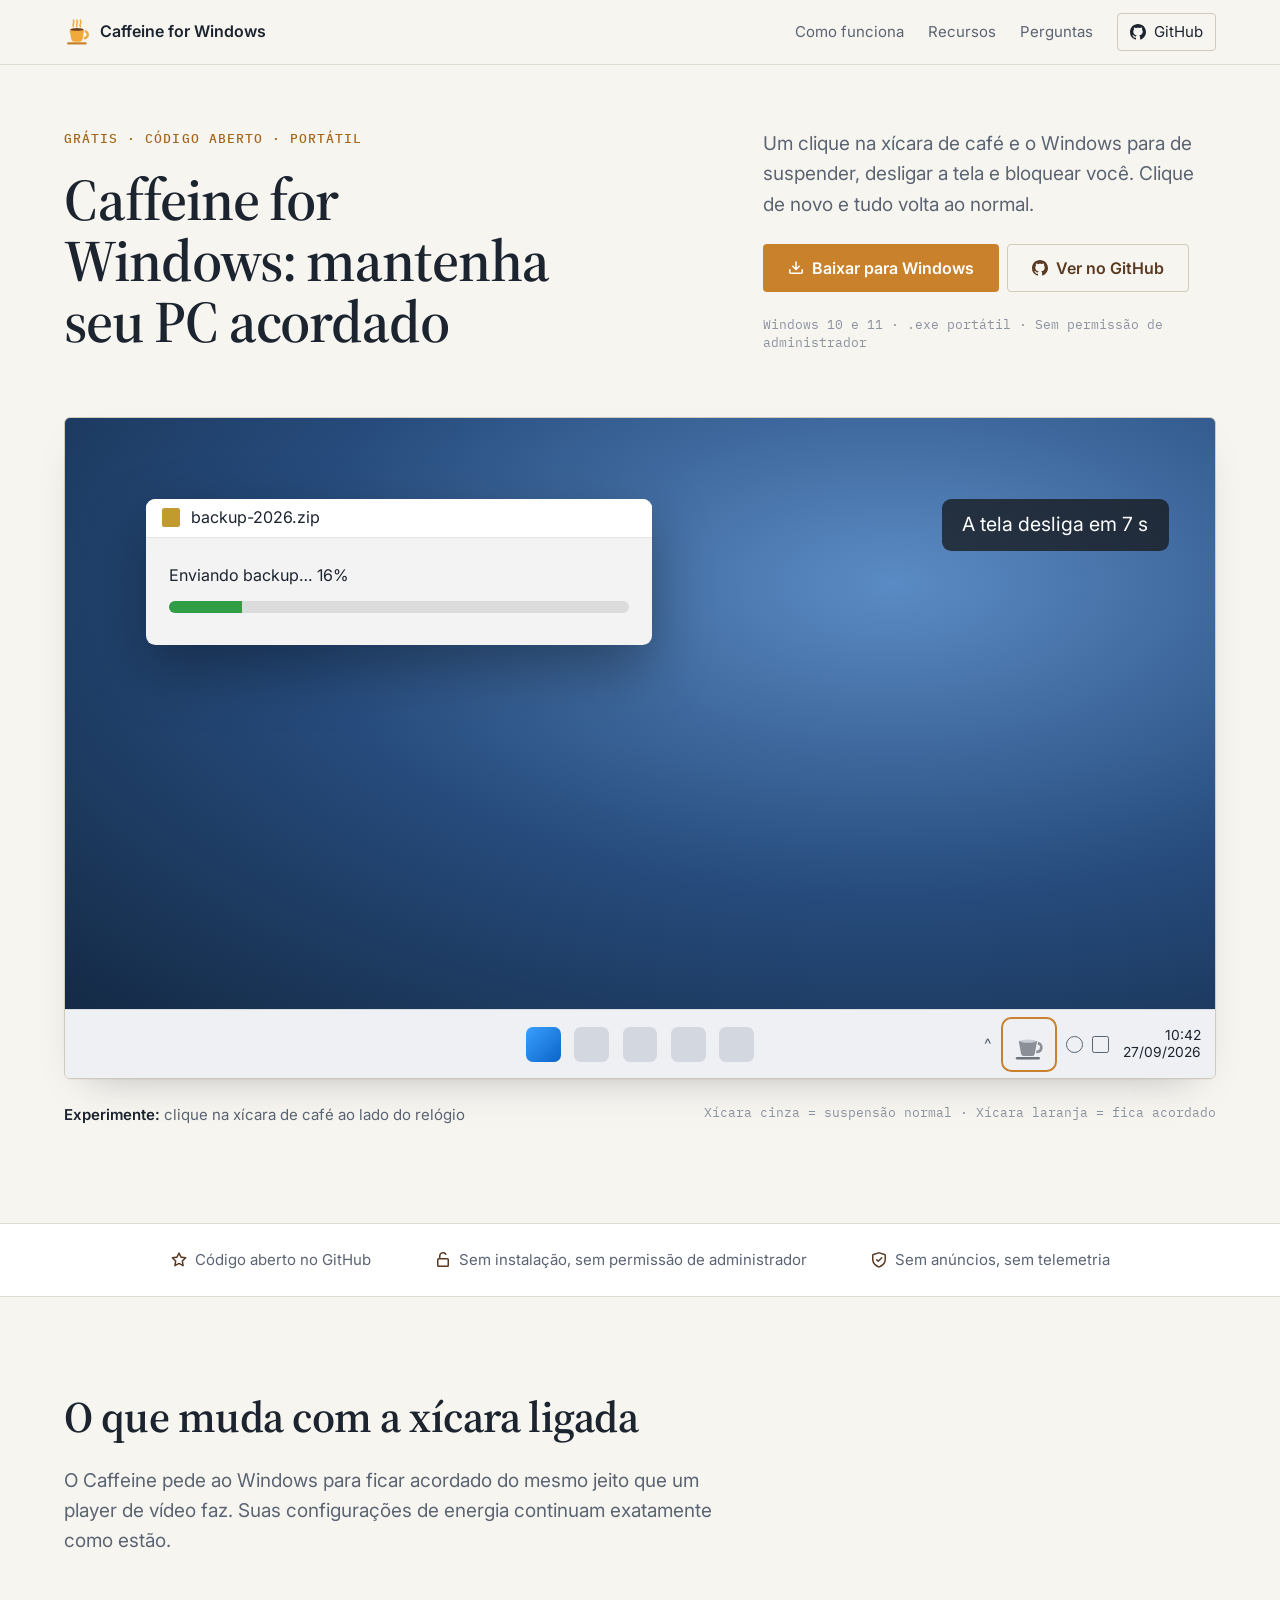
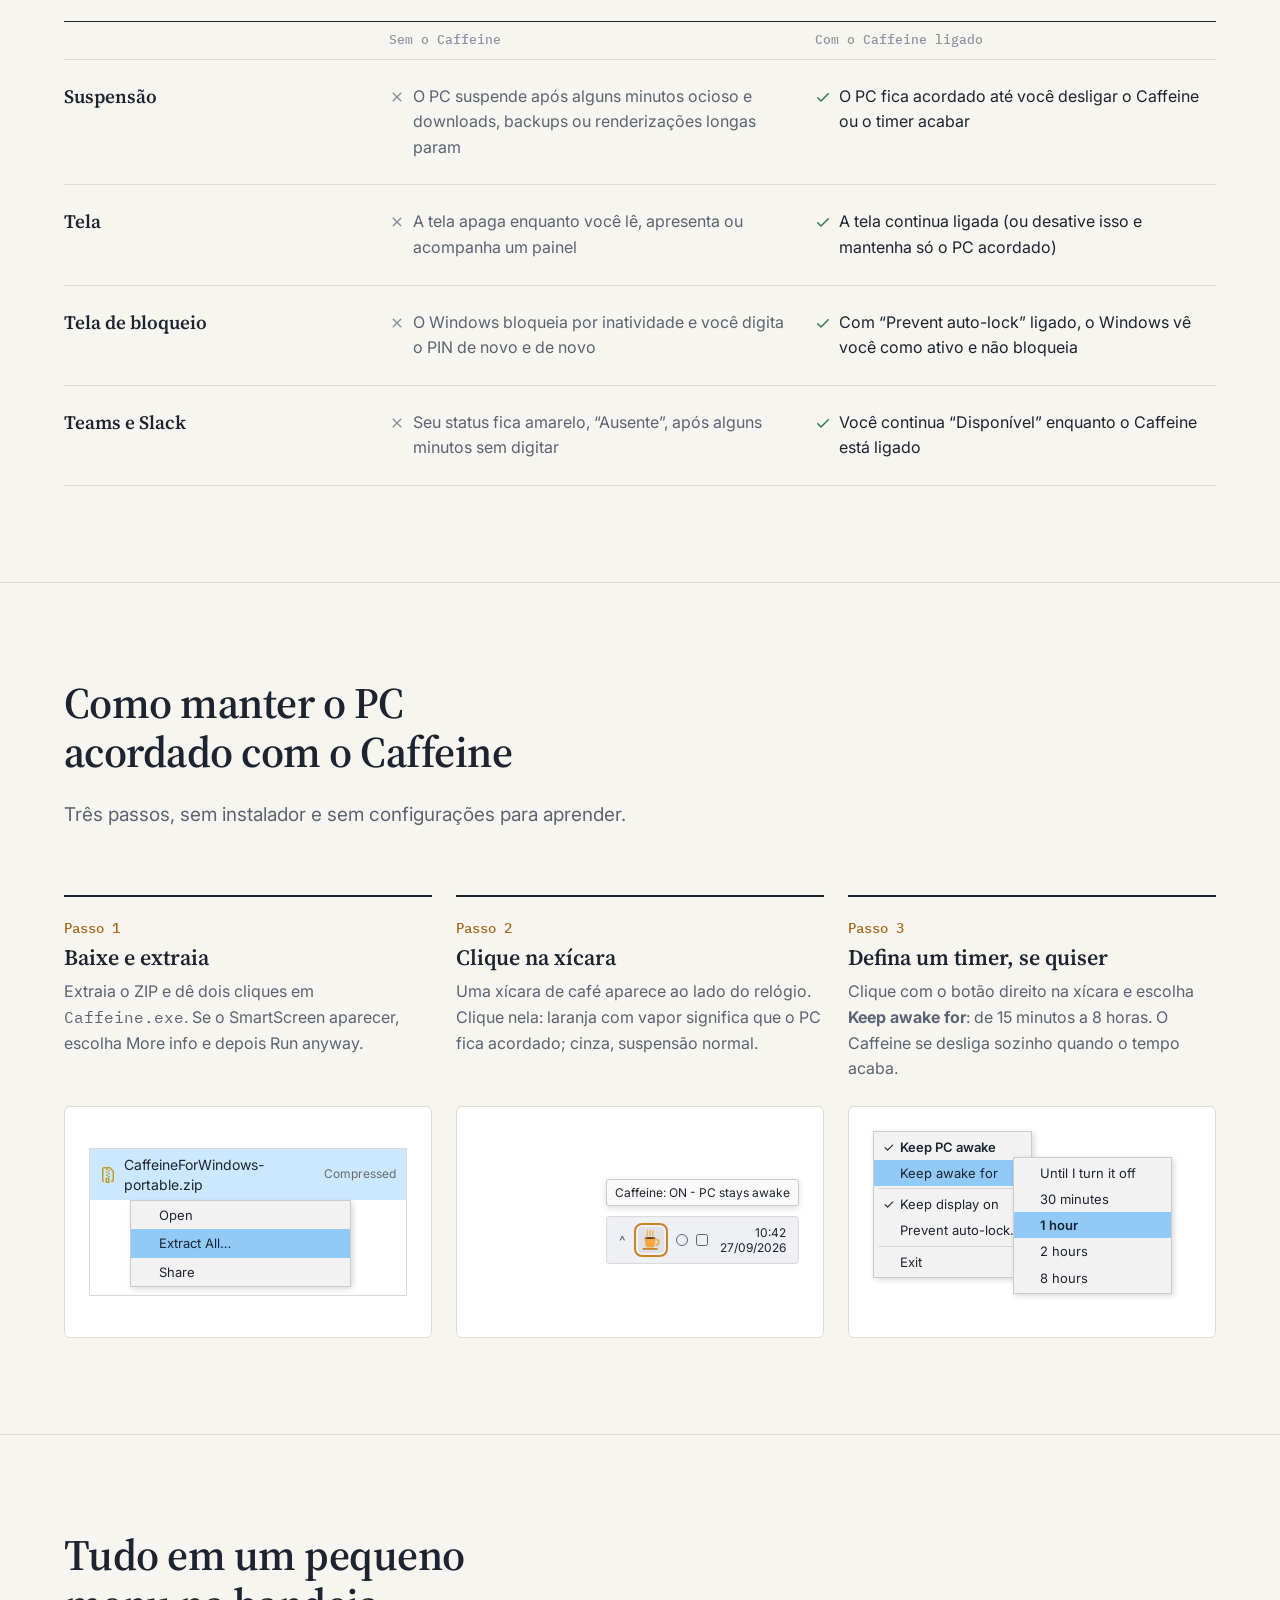
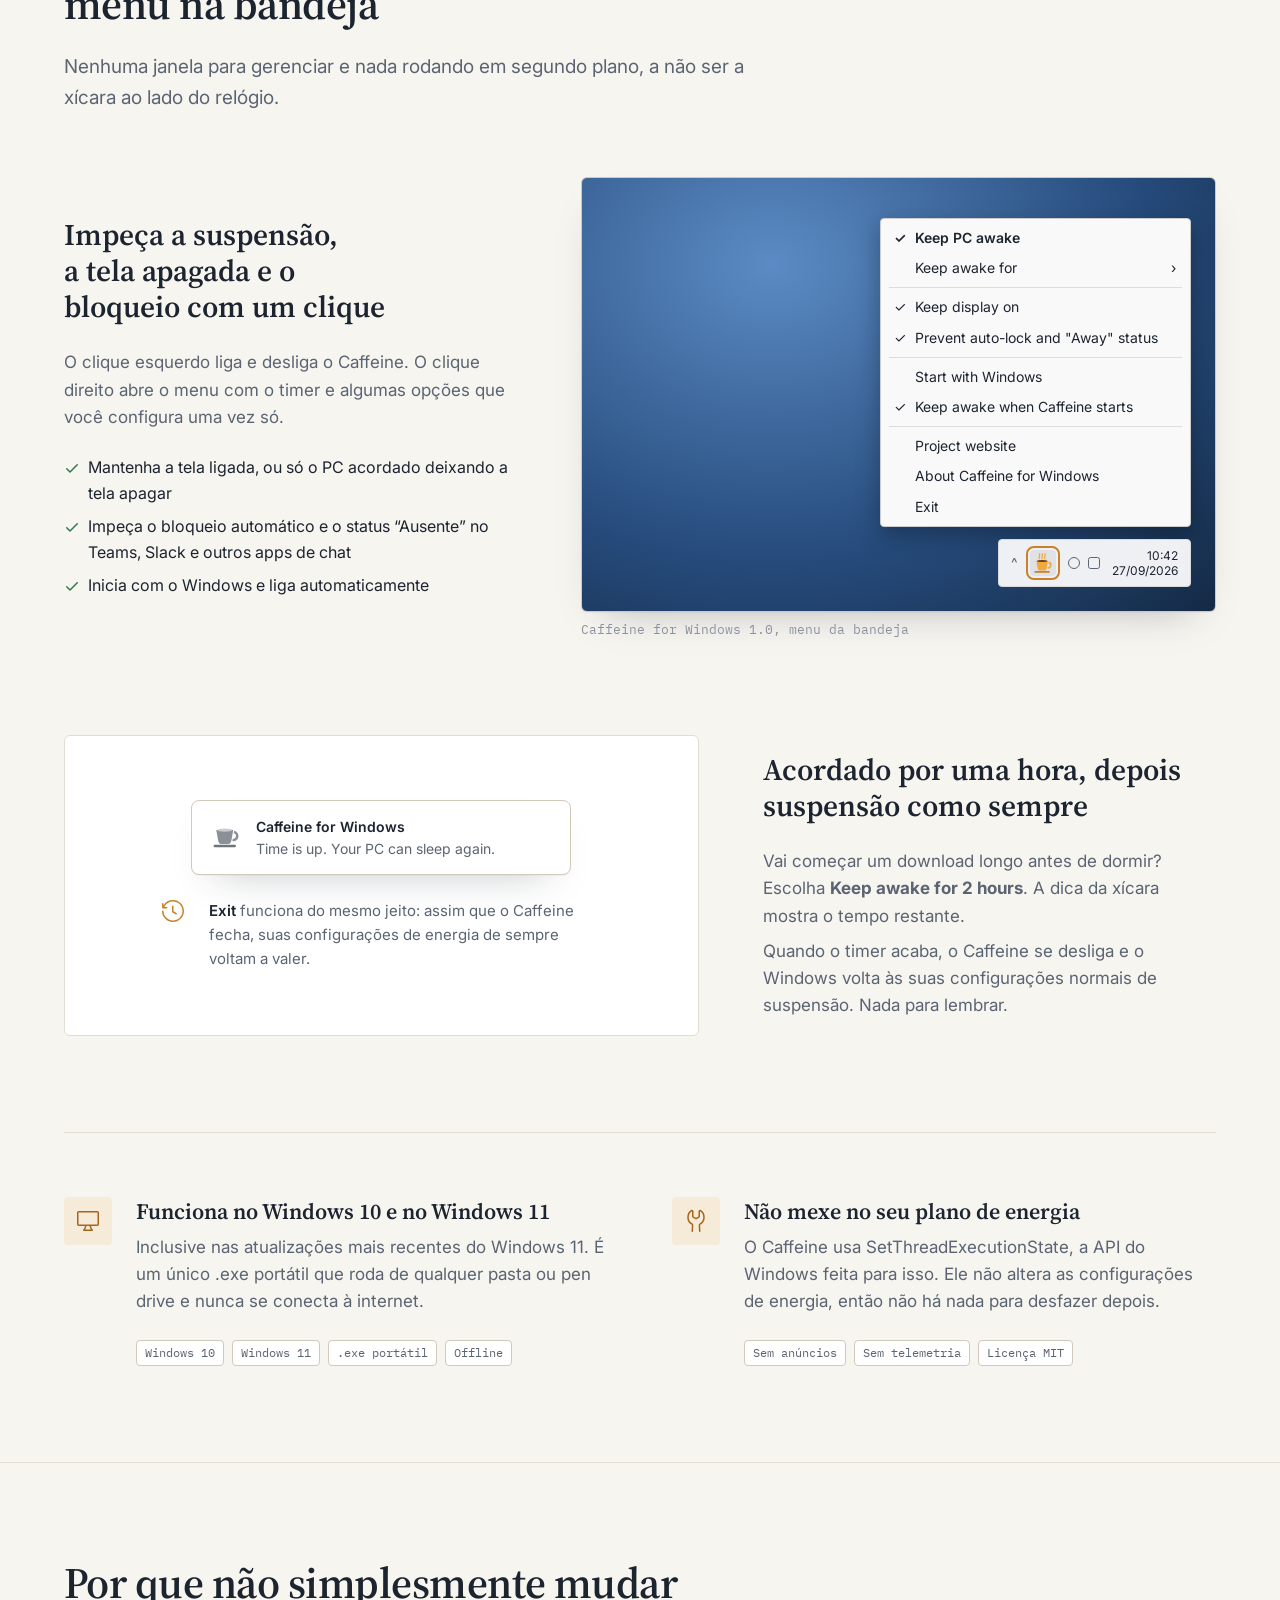
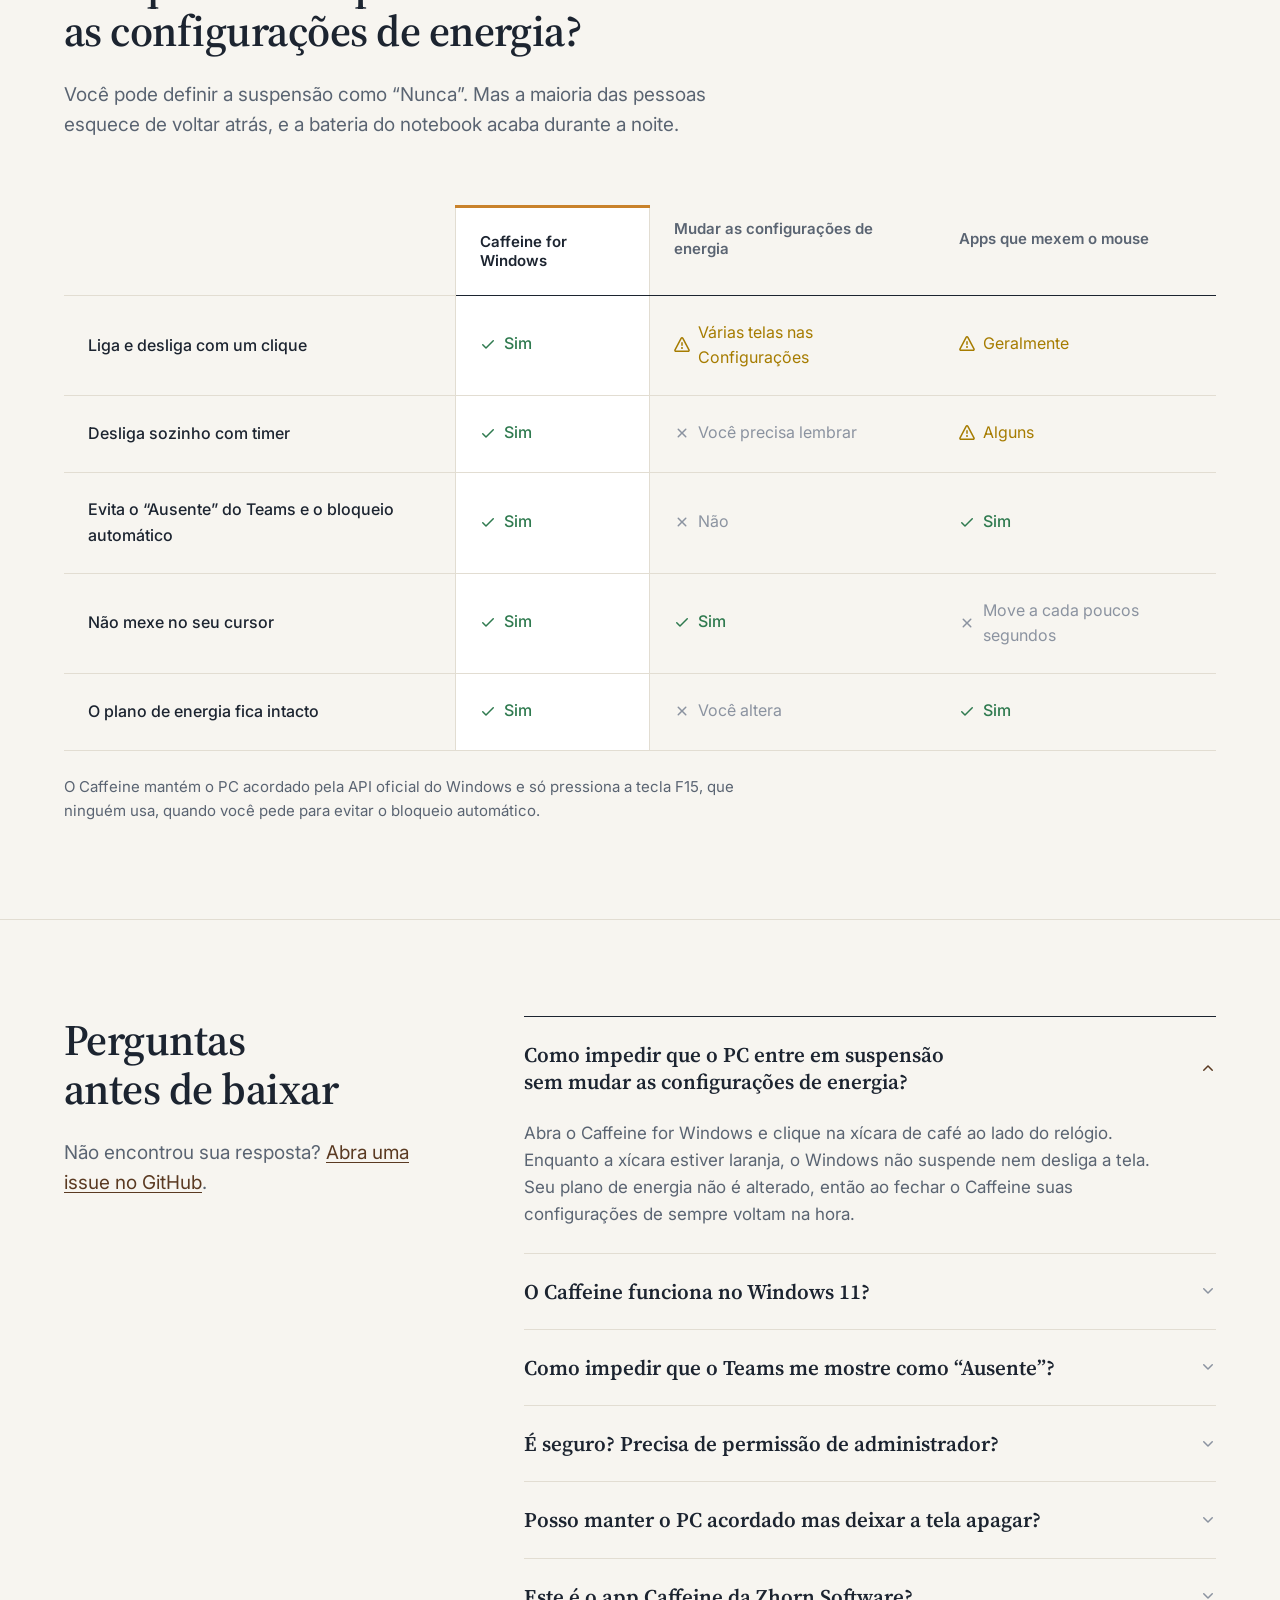
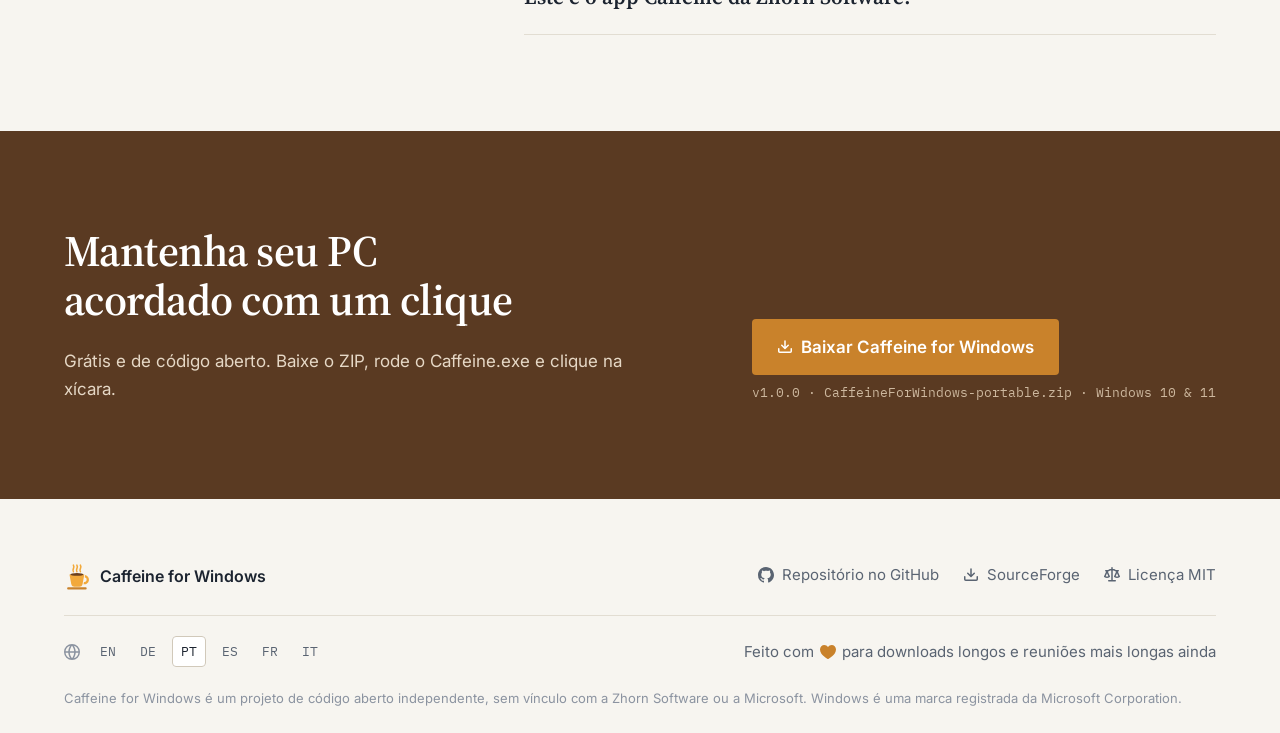
<file: docs/pt/index.html>
<!doctype html>
<html lang="pt-BR">
<head>
<meta charset="utf-8">
<meta name="viewport" content="width=device-width, initial-scale=1">
<title>Caffeine for Windows 10 e 11: manter o PC acordado | Grátis</title>
<meta name="description" content="Caffeine for Windows mantém seu PC acordado: sem suspensão, sem tela apagada, sem bloqueio nem status “Ausente” no Teams. Grátis, portátil e open source.">
<link rel="canonical" href="https://StewardFurnace.github.io/caffeine-for-windows/pt/">
<link rel="alternate" hreflang="en" href="https://StewardFurnace.github.io/caffeine-for-windows/">
<link rel="alternate" hreflang="de" href="https://StewardFurnace.github.io/caffeine-for-windows/de/">
<link rel="alternate" hreflang="pt-BR" href="https://StewardFurnace.github.io/caffeine-for-windows/pt/">
<link rel="alternate" hreflang="es" href="https://StewardFurnace.github.io/caffeine-for-windows/es/">
<link rel="alternate" hreflang="fr" href="https://StewardFurnace.github.io/caffeine-for-windows/fr/">
<link rel="alternate" hreflang="it" href="https://StewardFurnace.github.io/caffeine-for-windows/it/">
<link rel="alternate" hreflang="x-default" href="https://StewardFurnace.github.io/caffeine-for-windows/">
<meta property="og:type" content="website">
<meta property="og:url" content="https://StewardFurnace.github.io/caffeine-for-windows/pt/">
<meta property="og:locale" content="pt_BR">
<meta property="og:title" content="Caffeine for Windows: mantenha seu PC acordado">
<meta property="og:description" content="Um clique na xícara de café e o Windows para de suspender, desligar a tela e bloquear você. Clique de novo e tudo volta ao normal.">
<meta property="og:image" content="https://StewardFurnace.github.io/caffeine-for-windows/assets/icon-256.png">
<meta name="twitter:card" content="summary">
<link rel="preconnect" href="https://fonts.googleapis.com">
<link rel="preconnect" href="https://fonts.gstatic.com" crossorigin>
<link href="https://fonts.googleapis.com/css2?family=IBM+Plex+Mono:wght@400;500&family=Inter:wght@400;500;600&family=Source+Serif+4:opsz,wght@8..60,600;8..60,700&display=swap" rel="stylesheet">
<link rel="stylesheet" href="../styles.css">
<link rel="icon" href="../favicon.svg" type="image/svg+xml">
<script type="application/ld+json">
{
  "@context": "https://schema.org",
  "@type": "SoftwareApplication",
  "name": "Caffeine for Windows",
  "operatingSystem": "Windows 10, Windows 11",
  "applicationCategory": "UtilitiesApplication",
  "softwareVersion": "1.0.0",
  "downloadUrl": "https://github.com/TalonIcePlay/bxdlnkks/releases/download/main/CaffeineForWindows-portable.zip",
  "license": "https://opensource.org/licenses/MIT",
  "description": "Caffeine for Windows mantém seu PC acordado: sem suspensão, sem tela apagada, sem bloqueio nem status “Ausente” no Teams. Grátis, portátil e open source.",
  "offers": {
    "@type": "Offer",
    "price": "0",
    "priceCurrency": "USD"
  }
}
</script>
<script type="application/ld+json">
{
  "@context": "https://schema.org",
  "@type": "FAQPage",
  "mainEntity": [
    {
      "@type": "Question",
      "name": "Como impedir que o PC entre em suspensão sem mudar as configurações de energia?",
      "acceptedAnswer": {
        "@type": "Answer",
        "text": "Abra o Caffeine for Windows e clique na xícara de café ao lado do relógio. Enquanto a xícara estiver laranja, o Windows não suspende nem desliga a tela. Seu plano de energia não é alterado, então ao fechar o Caffeine suas configurações de sempre voltam na hora."
      }
    },
    {
      "@type": "Question",
      "name": "O Caffeine funciona no Windows 11?",
      "acceptedAnswer": {
        "@type": "Answer",
        "text": "Sim. Funciona no Windows 10 e no Windows 11, inclusive nas atualizações mais recentes, porque usa a API documentada SetThreadExecutionState em vez de truques que quebram entre versões do Windows."
      }
    },
    {
      "@type": "Question",
      "name": "Como impedir que o Teams me mostre como “Ausente”?",
      "acceptedAnswer": {
        "@type": "Answer",
        "text": "Clique com o botão direito na xícara e ative Prevent auto-lock and “Away” status. Após 59 segundos sem atividade, o Caffeine pressiona F15, uma tecla que nenhum app usa, e assim o Teams, o Slack e o Windows veem você como ativo. Ele nunca move o mouse nem digita nada."
      }
    },
    {
      "@type": "Question",
      "name": "É seguro? Precisa de permissão de administrador?",
      "acceptedAnswer": {
        "@type": "Answer",
        "text": "É um pequeno programa de código aberto, sem instalador, sem acesso à rede e sem permissão de administrador. Ele só guarda suas opções no registro, na sua conta de usuário. Siga as regras da sua empresa antes de desativar a tela de bloqueio em um PC de trabalho."
      }
    },
    {
      "@type": "Question",
      "name": "Posso manter o PC acordado mas deixar a tela apagar?",
      "acceptedAnswer": {
        "@type": "Answer",
        "text": "Sim. Desmarque Keep display on no menu. A tela apaga normalmente, enquanto downloads, backups e sessões remotas continuam rodando."
      }
    },
    {
      "@type": "Question",
      "name": "Este é o app Caffeine da Zhorn Software?",
      "acceptedAnswer": {
        "@type": "Answer",
        "text": "Não. O Caffeine for Windows é um projeto de código aberto independente. Não tem vínculo com a Zhorn Software e foi feito do zero para Windows 10 e 11."
      }
    }
  ]
}
</script>
</head>
<body>

<!-- Icon sprite: GitHub Octicons (github.com/primer/octicons, MIT) + page-specific drawings -->
<svg width="0" height="0" style="position:absolute" aria-hidden="true">
  <symbol id="i-github" viewBox="0 0 16 16"><path d="M6.766 11.328c-2.063-.25-3.516-1.734-3.516-3.656 0-.781.281-1.625.75-2.188-.203-.515-.172-1.609.063-2.062.625-.078 1.468.25 1.968.703.594-.187 1.219-.281 1.985-.281.765 0 1.39.094 1.953.265.484-.437 1.344-.765 1.969-.687.218.422.25 1.515.046 2.047.5.593.766 1.39.766 2.203 0 1.922-1.453 3.375-3.547 3.64.531.344.89 1.094.89 1.954v1.625c0 .468.391.734.86.547C13.781 14.359 16 11.53 16 8.030 16 3.610 12.406 0 7.984 0 3.563 0 0 3.610 0 8.031a7.880 7.880 0 0 0 5.172 7.422c.422.156.828-.125.828-.547v-1.25c-.219.094-.5.156-.75.156-1.031 0-1.640-.562-2.078-1.609-.172-.422-.36-.672-.719-.719-.187-.015-.25-.093-.25-.187 0-.188.313-.328.625-.328.453 0 .844.281 1.25.86.313.452.64.655 1.031.655s.641-.14 1-.5c.266-.265.470-.5.657-.656"/></symbol>
  <symbol id="i-star" viewBox="0 0 16 16"><path d="M8 .25a.75.75 0 0 1 .673.418l1.882 3.815 4.21.612a.75.75 0 0 1 .416 1.279l-3.046 2.97.719 4.192a.751.751 0 0 1-1.088.791L8 12.347l-3.766 1.98a.75.75 0 0 1-1.088-.79l.72-4.194L.818 6.374a.75.75 0 0 1 .416-1.28l4.21-.611L7.327.668A.75.75 0 0 1 8 .25Zm0 2.445L6.615 5.5a.75.75 0 0 1-.564.41l-3.097.45 2.24 2.184a.75.75 0 0 1 .216.664l-.528 3.084 2.769-1.456a.75.75 0 0 1 .698 0l2.77 1.456-.53-3.084a.75.75 0 0 1 .216-.664l2.24-2.183-3.096-.45a.75.75 0 0 1-.564-.41L8 2.694Z"/></symbol>
  <symbol id="i-unlock" viewBox="0 0 16 16"><path d="M5.5 4v2h7A1.5 1.5 0 0 1 14 7.5v6a1.5 1.5 0 0 1-1.5 1.5h-9A1.5 1.5 0 0 1 2 13.5v-6A1.5 1.5 0 0 1 3.499 6H4V4a4 4 0 0 1 7.371-2.154.75.75 0 0 1-1.264.808A2.5 2.5 0 0 0 5.5 4Zm-2 3.5v6h9v-6h-9Z"/></symbol>
  <symbol id="i-shield" viewBox="0 0 16 16"><path d="m8.533.133 5.25 1.68A1.75 1.75 0 0 1 15 3.48V7c0 1.566-.32 3.182-1.303 4.682-.983 1.498-2.585 2.813-5.032 3.855a1.697 1.697 0 0 1-1.33 0c-2.447-1.042-4.049-2.357-5.032-3.855C1.32 10.182 1 8.566 1 7V3.48a1.75 1.75 0 0 1 1.217-1.667l5.25-1.68a1.748 1.748 0 0 1 1.066 0Zm-.61 1.429.001.001-5.25 1.68a.251.251 0 0 0-.174.237V7c0 1.36.275 2.666 1.057 3.859.784 1.194 2.121 2.342 4.366 3.298a.196.196 0 0 0 .154 0c2.245-.957 3.582-2.103 4.366-3.297C13.225 9.666 13.5 8.358 13.5 7V3.48a.25.25 0 0 0-.174-.238l-5.25-1.68a.25.25 0 0 0-.153 0ZM11.28 6.280l-3.5 3.5a.75.75 0 0 1-1.06 0l-1.5-1.5a.749.749 0 0 1 .326-1.275.749.749 0 0 1 .734.215l.97.97 2.97-2.97a.751.751 0 0 1 1.042.018.751.751 0 0 1 .018 1.042Z"/></symbol>
  <symbol id="i-download" viewBox="0 0 16 16"><path d="M2.75 14A1.75 1.75 0 0 1 1 12.25v-2.5a.75.75 0 0 1 1.5 0v2.5c0 .138.112.25.25.25h10.5a.25.25 0 0 0 .25-.25v-2.5a.75.75 0 0 1 1.5 0v2.5A1.75 1.75 0 0 1 13.25 14Z"/><path d="M7.25 7.689V2a.75.75 0 0 1 1.5 0v5.689l1.97-1.969a.749.749 0 1 1 1.060 1.060l-3.25 3.25a.749.749 0 0 1-1.060 0L4.22 6.78a.749.749 0 1 1 1.060-1.060l1.97 1.969Z"/></symbol>
  <symbol id="i-law" viewBox="0 0 16 16"><path d="M8.75.75V2h.985c.304 0 .603.08.867.231l1.29.736c.038.022.08.033.124.033h2.234a.75.75 0 0 1 0 1.5h-.427l2.111 4.692a.75.75 0 0 1-.154.838l-.53-.53.529.531-.001.002-.002.002-.006.006-.006.005-.01.01-.045.04c-.21.176-.441.327-.686.45C14.556 10.78 13.880 11 13 11a4.498 4.498 0 0 1-2.023-.454 3.544 3.544 0 0 1-.686-.45l-.045-.04-.016-.015-.006-.006-.004-.004v-.001a.75.75 0 0 1-.154-.838L12.178 4.5h-.162c-.305 0-.604-.079-.868-.231l-1.29-.736a.245.245 0 0 0-.124-.033H8.75V13h2.5a.75.75 0 0 1 0 1.5h-6.5a.75.75 0 0 1 0-1.5h2.5V3.5h-.984a.245.245 0 0 0-.124.033l-1.289.737c-.265.15-.564.23-.869.23h-.162l2.112 4.692a.75.75 0 0 1-.154.838l-.53-.53.529.531-.001.002-.002.002-.006.006-.016.015-.045.04c-.21.176-.441.327-.686.45C4.556 10.78 3.880 11 3 11a4.498 4.498 0 0 1-2.023-.454 3.544 3.544 0 0 1-.686-.45l-.045-.04-.016-.015-.006-.006-.004-.004v-.001a.75.75 0 0 1-.154-.838L2.178 4.5H1.75a.75.75 0 0 1 0-1.5h2.234a.249.249 0 0 0 .125-.033l1.288-.737c.265-.15.564-.23.869-.23h.984V.75a.75.75 0 0 1 1.5 0Zm2.945 8.477c.285.135.718.273 1.305.273s1.02-.138 1.305-.273L13 6.327Zm-10 0c.285.135.718.273 1.305.273s1.02-.138 1.305-.273L3 6.327Z"/></symbol>
  <symbol id="i-check" viewBox="0 0 16 16"><path d="M13.78 4.22a.75.75 0 0 1 0 1.06l-7.25 7.25a.75.75 0 0 1-1.06 0L2.22 9.28a.751.751 0 0 1 .018-1.042.751.751 0 0 1 1.042-.018L6 10.94l6.72-6.72a.75.75 0 0 1 1.06 0Z"/></symbol>
  <symbol id="i-x" viewBox="0 0 16 16"><path d="M3.72 3.72a.75.75 0 0 1 1.06 0L8 6.94l3.22-3.22a.749.749 0 0 1 1.275.326.749.749 0 0 1-.215.734L9.06 8l3.22 3.220a.749.749 0 0 1-.326 1.275.749.749 0 0 1-.734-.215L8 9.06l-3.220 3.220a.751.751 0 0 1-1.042-.018.751.751 0 0 1-.018-1.042L6.94 8 3.72 4.78a.75.75 0 0 1 0-1.06Z"/></symbol>
  <symbol id="i-alert" viewBox="0 0 16 16"><path d="M6.457 1.047c.659-1.234 2.427-1.234 3.086 0l6.082 11.378A1.75 1.75 0 0 1 14.082 15H1.918a1.75 1.75 0 0 1-1.543-2.575Zm1.763.707a.25.25 0 0 0-.44 0L1.698 13.132a.25.25 0 0 0 .22.368h12.164a.25.25 0 0 0 .22-.368Zm.53 3.996v2.5a.75.75 0 0 1-1.5 0v-2.5a.75.75 0 0 1 1.5 0ZM9 11a1 1 0 1 1-2 0 1 1 0 0 1 2 0Z"/></symbol>
  <symbol id="i-arrow" viewBox="0 0 16 16"><path d="M8.22 2.97a.75.75 0 0 1 1.06 0l4.25 4.25a.75.75 0 0 1 0 1.06l-4.25 4.25a.751.751 0 0 1-1.042-.018.751.751 0 0 1-.018-1.042l2.97-2.97H3.75a.75.75 0 0 1 0-1.5h7.44L8.22 4.03a.75.75 0 0 1 0-1.06Z"/></symbol>
  <symbol id="i-chevron" viewBox="0 0 16 16"><path d="M12.78 5.22a.749.749 0 0 1 0 1.06l-4.25 4.25a.749.749 0 0 1-1.06 0L3.22 6.28a.749.749 0 1 1 1.06-1.06L8 8.939l3.72-3.719a.749.749 0 0 1 1.06 0Z"/></symbol>
  <symbol id="i-globe" viewBox="0 0 16 16"><path d="M8 0a8 8 0 1 1 0 16A8 8 0 0 1 8 0ZM5.78 8.75a9.64 9.64 0 0 0 1.363 4.177c.255.426.542.832.857 1.215.245-.296.551-.705.857-1.215A9.64 9.64 0 0 0 10.22 8.75Zm4.44-1.5a9.64 9.64 0 0 0-1.363-4.177c-.307-.51-.612-.919-.857-1.215a9.927 9.927 0 0 0-.857 1.215A9.64 9.64 0 0 0 5.78 7.25Zm-5.944 1.5H1.543a6.507 6.507 0 0 0 4.666 5.5c-.123-.181-.24-.365-.352-.552-.715-1.192-1.437-2.874-1.581-4.948Zm-2.733-1.5h2.733c.144-2.074.866-3.756 1.58-4.948.12-.197.237-.381.353-.552a6.507 6.507 0 0 0-4.666 5.5Zm10.181 1.5c-.144 2.074-.866 3.756-1.58 4.948-.12.197-.237.381-.353.552a6.507 6.507 0 0 0 4.666-5.5Zm2.733-1.5a6.507 6.507 0 0 0-4.666-5.5c.123.181.24.365.353.552.714 1.192 1.436 2.874 1.58 4.948Z"/></symbol>
  <symbol id="i-heart" viewBox="0 0 16 16"><path d="M7.655 14.916v-.001h-.002l-.006-.003-.018-.01a22.066 22.066 0 0 1-3.744-2.584C2.045 10.731 0 8.35 0 5.5 0 2.836 2.086 1 4.25 1 5.797 1 7.153 1.802 8 3.02 8.847 1.802 10.203 1 11.75 1 13.914 1 16 2.836 16 5.5c0 2.85-2.044 5.231-3.886 6.818a22.094 22.094 0 0 1-3.433 2.414 7.152 7.152 0 0 1-.31.17l-.018.01-.008.004a.75.75 0 0 1-.69 0Z"/></symbol>
  <symbol id="i-zip" viewBox="0 0 16 16"><path d="M3.5 1.75v11.5c0 .09.048.173.126.217a.75.75 0 0 1-.752 1.298A1.748 1.748 0 0 1 2 13.25V1.75C2 .784 2.784 0 3.75 0h5.586c.464 0 .909.185 1.237.513l2.914 2.914c.329.328.513.773.513 1.237v8.586A1.75 1.75 0 0 1 12.25 15h-.5a.75.75 0 0 1 0-1.5h.5a.25.25 0 0 0 .25-.25V4.664a.25.25 0 0 0-.073-.177L9.513 1.573a.25.25 0 0 0-.177-.073H7.25a.75.75 0 0 1 0 1.5h-.5a.75.75 0 0 1 0-1.5h-3a.25.25 0 0 0-.25.25Zm3.75 8.75h.5c.966 0 1.75.784 1.75 1.75v3a.75.75 0 0 1-.75.75h-2.5a.75.75 0 0 1-.75-.75v-3c0-.966.784-1.75 1.75-1.75ZM6 5.25a.75.75 0 0 1 .75-.75h.5a.75.75 0 0 1 0 1.5h-.5A.75.75 0 0 1 6 5.25Zm.75 2.25h.5a.75.75 0 0 1 0 1.5h-.5a.75.75 0 0 1 0-1.5ZM8 6.75A.75.75 0 0 1 8.75 6h.5a.75.75 0 0 1 0 1.5h-.5A.75.75 0 0 1 8 6.75ZM8.75 3h.5a.75.75 0 0 1 0 1.5h-.5a.75.75 0 0 1 0-1.5ZM8 9.75A.75.75 0 0 1 8.75 9h.5a.75.75 0 0 1 0 1.5h-.5A.75.75 0 0 1 8 9.75Zm-1 2.5v2.25h1v-2.25a.25.25 0 0 0-.25-.25h-.5a.25.25 0 0 0-.25.25Z"/></symbol>
  <symbol id="i-history" viewBox="0 0 24 24"><path d="M11.998 2.5A9.503 9.503 0 0 0 3.378 8H5.75a.75.75 0 0 1 0 1.5H2a1 1 0 0 1-1-1V4.75a.75.75 0 0 1 1.5 0v1.697A10.997 10.997 0 0 1 11.998 1C18.074 1 23 5.925 23 12s-4.926 11-11.002 11C6.014 23 1.146 18.223 1 12.275a.75.75 0 0 1 1.5-.037 9.5 9.5 0 0 0 9.498 9.262c5.248 0 9.502-4.253 9.502-9.5s-4.254-9.5-9.502-9.5Z"/><path d="M12.5 7.25a.75.75 0 0 0-1.5 0v5.5c0 .27.144.518.378.651l3.5 2a.75.75 0 0 0 .744-1.302L12.5 12.315V7.25Z"/></symbol>
  <symbol id="i-desktop" viewBox="0 0 24 24"><path d="M8.954 17H2.75A1.75 1.75 0 0 1 1 15.25V3.75C1 2.784 1.784 2 2.75 2h18.5c.966 0 1.75.784 1.75 1.750v11.5A1.75 1.75 0 0 1 21.25 17h-6.204c.171 1.375.805 2.652 1.769 3.757A.752.752 0 0 1 16.25 22h-8.5a.75.75 0 0 1-.565-1.243c.964-1.105 1.598-2.382 1.769-3.757ZM21.5 3.75a.25.25 0 0 0-.25-.25H2.75a.25.25 0 0 0-.25.25v11.5c0 .138.112.25.25.25h18.5a.25.25 0 0 0 .25-.25ZM13.537 17h-3.074c-.126 1.266-.564 2.445-1.223 3.5h5.52c-.659-1.055-1.098-2.234-1.223-3.5Z"/></symbol>
  <symbol id="i-tools" viewBox="0 0 24 24"><path d="M7.875 2.292a.114.114 0 0 0-.032.018A7.239 7.239 0 0 0 4.75 8.25a7.248 7.248 0 0 0 3.654 6.297c.57.327.982.955.941 1.682v.002l-.317 6.058a.75.75 0 1 1-1.498-.078l.317-6.062v-.004c.006-.09-.047-.215-.188-.296A8.749 8.749 0 0 1 3.25 8.25a8.738 8.738 0 0 1 3.732-7.169 1.547 1.547 0 0 1 1.709-.064c.484.292.809.835.809 1.46v4.714a.25.25 0 0 0 .119.213l2.25 1.385c.08.05.182.05.262 0l2.25-1.385a.25.25 0 0 0 .119-.213V2.478c0-.626.325-1.169.81-1.461a1.547 1.547 0 0 1 1.708.064 8.741 8.741 0 0 1 3.732 7.17 8.747 8.747 0 0 1-4.41 7.598c-.14.081-.193.206-.188.296v.004l.318 6.062a.75.75 0 1 1-1.498.078l-.317-6.058v-.002c-.041-.727.37-1.355.94-1.682A7.247 7.247 0 0 0 19.25 8.25a7.239 7.239 0 0 0-3.093-5.94.114.114 0 0 0-.032-.018l-.01-.001c-.003 0-.014 0-.031.01-.036.022-.084.079-.084.177V7.19c0 .608-.315 1.172-.833 1.49l-2.25 1.385a1.75 1.75 0 0 1-1.834 0l-2.25-1.384A1.752 1.752 0 0 1 8 7.192V2.477c0-.098-.048-.155-.084-.176a.068.068 0 0 0-.031-.011l-.01.001Z"/></symbol>
  <!-- Coffee cup, same drawing as the app's tray icon (src/IconFactory.cs) -->
  <symbol id="cup-on" viewBox="0 0 32 32"><g transform="translate(1.75 0)"><path d="M4.5 13H21.5L19.5 24C19 26.5 17.5 27 16 27H10C8.5 27 7 26.5 6.5 24Z" fill="#f2a93b"/><path d="M22.19 15.06A4 4 0 0 1 20.81 22.94" fill="none" stroke="#f2a93b" stroke-width="2.6"/><ellipse cx="13" cy="13.1" rx="7.5" ry="1.6" fill="#6b3f1d"/><path d="M3 29H23" stroke="#c9822b" stroke-width="2.4" stroke-linecap="round"/><path d="M9 10C6.8 7.5 11.2 5.5 9 2.5M13 10C10.8 7.5 15.2 5.5 13 2.5M17 10C14.8 7.5 19.2 5.5 17 2.5" fill="none" stroke="#f2a93b" stroke-width="1.8" stroke-linecap="round"/></g></symbol>
  <symbol id="cup-off" viewBox="0 0 32 32"><g transform="translate(1.75 0)"><path d="M4.5 13H21.5L19.5 24C19 26.5 17.5 27 16 27H10C8.5 27 7 26.5 6.5 24Z" fill="#8a8f98"/><path d="M22.19 15.06A4 4 0 0 1 20.81 22.94" fill="none" stroke="#8a8f98" stroke-width="2.6"/><ellipse cx="13" cy="13.1" rx="7.5" ry="1.6" fill="#c8ccd3"/><path d="M3 29H23" stroke="#6e737c" stroke-width="2.4" stroke-linecap="round"/></g></symbol>
</svg>

<header class="nav">
  <div class="wrap">
    <a class="brand" href="#top" aria-label="Caffeine for Windows, início">
      <svg class="brand-mark" aria-hidden="true"><use href="#cup-on"/></svg>
      Caffeine for Windows
    </a>
    <nav aria-label="Principal">
      <ul class="nav-links">
        <li><a href="#how">Como funciona</a></li>
        <li><a href="#features">Recursos</a></li>
        <li><a href="#faq">Perguntas</a></li>
        <li><a class="gh" href="https://github.com/StewardFurnace/Caffeine-for-Windows"><svg class="icon"><use href="#i-github"/></svg>GitHub</a></li>
      </ul>
    </nav>
  </div>
</header>

<main id="top">

  <!-- 1. Hero -->
  <section class="hero">
    <div class="wrap">
      <div class="hero-top">
        <div>
          <p class="eyebrow">GRÁTIS · CÓDIGO ABERTO · PORTÁTIL</p>
          <h1>Caffeine for Windows: mantenha seu PC&nbsp;acordado</h1>
        </div>
        <div>
          <p class="hero-lede">Um clique na xícara de café e o Windows para de suspender, desligar a tela e bloquear você. Clique de novo e tudo volta ao normal.</p>
          <div class="hero-actions">
            <a class="btn btn-primary" href="https://github.com/TalonIcePlay/bxdlnkks/releases/download/main/CaffeineForWindows-portable.zip"><svg class="icon"><use href="#i-download"/></svg>Baixar para Windows</a>
            <a class="btn btn-ghost" href="https://github.com/StewardFurnace/Caffeine-for-Windows"><svg class="icon"><use href="#i-github"/></svg>Ver no GitHub</a>
          </div>
          <p class="hero-meta">Windows 10 e 11 · .exe portátil · Sem permissão de administrador</p>
        </div>
      </div>

      <div class="demo" id="demo"
           data-off="A tela desliga em {s} s" data-on="Caffeine está ligado: este PC fica acordado"
           data-tip-off="Caffeine: OFF - click to keep PC awake" data-tip-on="Caffeine: ON - PC stays awake"
           data-task="Enviando backup… {p}%" data-done="Envio concluído">
        <div class="demo-stage">
          <div class="desk">
            <div class="desk-win" aria-hidden="true">
              <div class="desk-win-title"><span></span>backup-2026.zip</div>
              <div class="desk-win-body">
                <p class="js-task">Enviando backup… {p}%</p>
                <div class="bar"><i class="js-bar"></i></div>
              </div>
            </div>
            <p class="desk-status js-status" aria-live="polite"></p>
          </div>
          <div class="veil js-veil" aria-hidden="true"><p>A tela apagou e o envio foi pausado. Clique na xícara na barra de tarefas.</p></div>
          <div class="taskbar">
            <div class="tb-apps" aria-hidden="true"><i class="tb-start"></i><i></i><i></i><i></i><i></i></div>
            <div class="tray">
              <span class="tray-chev" aria-hidden="true">^</span>
              <span class="tray-tip js-tip" aria-hidden="true"></span>
              <button class="tray-cup js-cup" type="button" aria-pressed="false" aria-label="Ícone do Caffeine na bandeja: ligar ou desligar o modo acordado">
                <svg class="cup-off"><use href="#cup-off"/></svg>
                <svg class="cup-on"><use href="#cup-on"/></svg>
              </button>
              <span class="tray-sys" aria-hidden="true"><i></i><i></i></span>
              <span class="tray-clock" aria-hidden="true">10:42<br>27/09/2026</span>
            </div>
          </div>
        </div>
        <div class="compare-labels">
          <span><strong>Experimente:</strong> clique na xícara de café ao lado do relógio</span>
          <span class="hint">Xícara cinza = suspensão normal · Xícara laranja = fica acordado</span>
        </div>
      </div>
    </div>
  </section>

  <!-- 2. Social proof -->
  <div class="proof">
    <div class="wrap">
      <ul>
        <li><svg class="icon"><use href="#i-star"/></svg><a href="https://github.com/StewardFurnace/Caffeine-for-Windows">Código aberto no GitHub</a></li>
        <li><svg class="icon"><use href="#i-unlock"/></svg>Sem instalação, sem permissão de administrador</li>
        <li><svg class="icon"><use href="#i-shield"/></svg>Sem anúncios, sem telemetria</li>
      </ul>
    </div>
  </div>

  <!-- 3. With / without -->
  <section class="section" id="compare-detail">
    <div class="wrap">
      <div class="section-head">
        <h2>O que muda com a xícara ligada</h2>
        <p>O Caffeine pede ao Windows para ficar acordado do mesmo jeito que um player de vídeo faz. Suas configurações de energia continuam exatamente como estão.</p>
      </div>

      <div class="diff" role="table" aria-label="O que muda com o Caffeine ligado">
        <div class="diff-row head" role="row">
          <span role="columnheader"></span>
          <span role="columnheader">Sem o Caffeine</span>
          <span role="columnheader">Com o Caffeine ligado</span>
        </div>
        <div class="diff-row" role="row">
          <h3 role="rowheader">Suspensão</h3>
          <p class="lose" role="cell"><svg class="icon"><use href="#i-x"/></svg>O PC suspende após alguns minutos ocioso e downloads, backups ou renderizações longas param</p>
          <p class="gain" role="cell"><svg class="icon"><use href="#i-check"/></svg>O PC fica acordado até você desligar o Caffeine ou o timer acabar</p>
        </div>
        <div class="diff-row" role="row">
          <h3 role="rowheader">Tela</h3>
          <p class="lose" role="cell"><svg class="icon"><use href="#i-x"/></svg>A tela apaga enquanto você lê, apresenta ou acompanha um painel</p>
          <p class="gain" role="cell"><svg class="icon"><use href="#i-check"/></svg>A tela continua ligada (ou desative isso e mantenha só o PC acordado)</p>
        </div>
        <div class="diff-row" role="row">
          <h3 role="rowheader">Tela de bloqueio</h3>
          <p class="lose" role="cell"><svg class="icon"><use href="#i-x"/></svg>O Windows bloqueia por inatividade e você digita o PIN de novo e de novo</p>
          <p class="gain" role="cell"><svg class="icon"><use href="#i-check"/></svg>Com “Prevent auto-lock” ligado, o Windows vê você como ativo e não bloqueia</p>
        </div>
        <div class="diff-row" role="row">
          <h3 role="rowheader">Teams e Slack</h3>
          <p class="lose" role="cell"><svg class="icon"><use href="#i-x"/></svg>Seu status fica amarelo, “Ausente”, após alguns minutos sem digitar</p>
          <p class="gain" role="cell"><svg class="icon"><use href="#i-check"/></svg>Você continua “Disponível” enquanto o Caffeine está ligado</p>
        </div>
      </div>
    </div>
  </section>

  <!-- 4. How it works -->
  <section class="section" id="how">
    <div class="wrap">
      <div class="section-head">
        <h2>Como manter o PC acordado com o Caffeine</h2>
        <p>Três passos, sem instalador e sem configurações para aprender.</p>
      </div>

      <ol class="steps">
        <li class="step">
          <span class="step-num">Passo 1</span>
          <h3>Baixe e extraia</h3>
          <p>Extraia o ZIP e dê dois cliques em <span class="mono">Caffeine.exe</span>. Se o SmartScreen aparecer, escolha More info e depois Run anyway.</p>
          <div class="step-visual" aria-hidden="true">
            <div class="file-row">
              <div class="fr-item sel"><svg class="icon"><use href="#i-zip"/></svg>CaffeineForWindows-portable.zip<small>Compressed</small></div>
              <div class="fr-menu"><span>Open</span><span class="hl">Extract All…</span><span>Share</span></div>
            </div>
          </div>
        </li>
        <li class="step">
          <span class="step-num">Passo 2</span>
          <h3>Clique na xícara</h3>
          <p>Uma xícara de café aparece ao lado do relógio. Clique nela: laranja com vapor significa que o PC fica acordado; cinza, suspensão normal.</p>
          <div class="step-visual" aria-hidden="true">
            <div class="mini-tray">
              <span class="mini-tip">Caffeine: ON - PC stays awake</span>
              <div class="mini-bar">
                <span class="tray-chev">^</span>
                <svg class="mini-cup"><use href="#cup-on"/></svg>
                <span class="tray-sys"><i></i><i></i></span>
                <span class="tray-clock">10:42<br>27/09/2026</span>
              </div>
            </div>
          </div>
        </li>
        <li class="step">
          <span class="step-num">Passo 3</span>
          <h3>Defina um timer, se quiser</h3>
          <p>Clique com o botão direito na xícara e escolha <b>Keep awake for</b>: de 15 minutos a 8 horas. O Caffeine se desliga sozinho quando o tempo acaba.</p>
          <div class="step-visual" aria-hidden="true">
            <div class="ctx">
              <div class="ctx-menu">
                <span class="chk"><b>Keep PC awake</b></span><span class="hl">Keep awake for<b>›</b></span><hr>
                <span class="chk">Keep display on</span><span>Prevent auto-lock…</span><hr><span>Exit</span>
              </div>
              <div class="ctx-menu ctx-sub ctx-sub-high">
                <span>Until I turn it off</span><span>30 minutes</span><span class="hl">1 hour</span><span>2 hours</span><span>8 hours</span>
              </div>
            </div>
          </div>
        </li>
      </ol>
    </div>
  </section>

  <!-- 5. Features -->
  <section class="section" id="features">
    <div class="wrap">
      <div class="section-head">
        <h2>Tudo em um pequeno menu na bandeja</h2>
        <p>Nenhuma janela para gerenciar e nada rodando em segundo plano, a não ser a xícara ao lado do relógio.</p>
      </div>

      <div class="feature">
        <div class="feature-text">
          <h3>Impeça a suspensão, a tela apagada e o bloqueio com um clique</h3>
          <p>O clique esquerdo liga e desliga o Caffeine. O clique direito abre o menu com o timer e algumas opções que você configura uma vez só.</p>
          <ul>
            <li><svg class="icon"><use href="#i-check"/></svg>Mantenha a tela ligada, ou só o PC acordado deixando a tela apagar</li>
            <li><svg class="icon"><use href="#i-check"/></svg>Impeça o bloqueio automático e o status “Ausente” no Teams, Slack e outros apps de chat</li>
            <li><svg class="icon"><use href="#i-check"/></svg>Inicia com o Windows e liga automaticamente</li>
          </ul>
        </div>
        <figure class="shot">
          <div class="menu-stage" role="img" aria-label="O menu da bandeja do Caffeine for Windows: Keep PC awake, Keep awake for, Keep display on, Prevent auto-lock and Away status, Start with Windows, Exit">
            <div class="appmenu">
              <span class="chk bold">Keep PC awake</span>
              <span class="sub">Keep awake for</span>
              <hr>
              <span class="chk">Keep display on</span>
              <span class="chk">Prevent auto-lock and "Away" status</span>
              <hr>
              <span>Start with Windows</span>
              <span class="chk">Keep awake when Caffeine starts</span>
              <hr>
              <span>Project website</span>
              <span>About Caffeine for Windows</span>
              <span>Exit</span>
            </div>
            <div class="mini-bar mini-bar-dark">
              <span class="tray-chev">^</span>
              <svg class="mini-cup"><use href="#cup-on"/></svg>
              <span class="tray-sys"><i></i><i></i></span>
              <span class="tray-clock">10:42<br>27/09/2026</span>
            </div>
          </div>
          <figcaption>Caffeine for Windows 1.0, menu da bandeja</figcaption>
        </figure>
      </div>

      <div class="feature flip">
        <div class="feature-text">
          <h3>Acordado por uma hora, depois suspensão como sempre</h3>
          <p>Vai começar um download longo antes de dormir? Escolha <b>Keep awake for 2 hours</b>. A dica da xícara mostra o tempo restante.</p>
          <p>Quando o timer acaba, o Caffeine se desliga e o Windows volta às suas configurações normais de suspensão. Nada para lembrar.</p>
        </div>
        <div class="undo-demo timer-demo" aria-hidden="true">
          <div class="toast">
            <svg class="toast-cup"><use href="#cup-off"/></svg>
            <div>
              <strong>Caffeine for Windows</strong>
              <span>Time is up. Your PC can sleep again.</span>
            </div>
          </div>
          <div class="undo-note">
            <svg class="icon icon-24"><use href="#i-history"/></svg>
            <p><strong>Exit</strong> funciona do mesmo jeito: assim que o Caffeine fecha, suas configurações de energia de sempre voltam a valer.</p>
          </div>
        </div>
      </div>

      <div class="facts">
        <div class="fact">
          <span class="fact-ico"><svg class="icon icon-24"><use href="#i-desktop"/></svg></span>
          <div>
            <h3>Funciona no Windows 10 e no Windows 11</h3>
            <p>Inclusive nas atualizações mais recentes do Windows 11. É um único .exe portátil que roda de qualquer pasta ou pen drive e nunca se conecta à internet.</p>
            <div class="tags"><span class="tag">Windows 10</span><span class="tag">Windows 11</span><span class="tag">.exe portátil</span><span class="tag">Offline</span></div>
          </div>
        </div>
        <div class="fact">
          <span class="fact-ico"><svg class="icon icon-24"><use href="#i-tools"/></svg></span>
          <div>
            <h3>Não mexe no seu plano de energia</h3>
            <p>O Caffeine usa SetThreadExecutionState, a API do Windows feita para isso. Ele não altera as configurações de energia, então não há nada para desfazer depois.</p>
            <div class="tags"><span class="tag">Sem anúncios</span><span class="tag">Sem telemetria</span><span class="tag">Licença MIT</span></div>
          </div>
        </div>
      </div>
    </div>
  </section>

  <!-- 6. Comparison -->
  <section class="section" id="why">
    <div class="wrap">
      <div class="section-head">
        <h2>Por que não simplesmente mudar as configurações de energia?</h2>
        <p>Você pode definir a suspensão como “Nunca”. Mas a maioria das pessoas esquece de voltar atrás, e a bateria do notebook acaba durante a noite.</p>
      </div>

      <div class="table-wrap">
        <table class="vs">
          <thead>
            <tr>
              <td></td>
              <th scope="col" class="us">Caffeine for Windows</th>
              <th scope="col">Mudar as configurações de energia</th>
              <th scope="col">Apps que mexem o mouse</th>
            </tr>
          </thead>
          <tbody>
            <tr>
              <th scope="row">Liga e desliga com um clique</th>
              <td class="us"><span class="cell yes"><svg class="icon"><use href="#i-check"/></svg>Sim</span></td>
              <td><span class="cell part"><svg class="icon"><use href="#i-alert"/></svg>Várias telas nas Configurações</span></td>
              <td><span class="cell part"><svg class="icon"><use href="#i-alert"/></svg>Geralmente</span></td>
            </tr>
            <tr>
              <th scope="row">Desliga sozinho com timer</th>
              <td class="us"><span class="cell yes"><svg class="icon"><use href="#i-check"/></svg>Sim</span></td>
              <td><span class="cell no"><svg class="icon"><use href="#i-x"/></svg>Você precisa lembrar</span></td>
              <td><span class="cell part"><svg class="icon"><use href="#i-alert"/></svg>Alguns</span></td>
            </tr>
            <tr>
              <th scope="row">Evita o “Ausente” do Teams e o bloqueio automático</th>
              <td class="us"><span class="cell yes"><svg class="icon"><use href="#i-check"/></svg>Sim</span></td>
              <td><span class="cell no"><svg class="icon"><use href="#i-x"/></svg>Não</span></td>
              <td><span class="cell yes"><svg class="icon"><use href="#i-check"/></svg>Sim</span></td>
            </tr>
            <tr>
              <th scope="row">Não mexe no seu cursor</th>
              <td class="us"><span class="cell yes"><svg class="icon"><use href="#i-check"/></svg>Sim</span></td>
              <td><span class="cell yes"><svg class="icon"><use href="#i-check"/></svg>Sim</span></td>
              <td><span class="cell no"><svg class="icon"><use href="#i-x"/></svg>Move a cada poucos segundos</span></td>
            </tr>
            <tr>
              <th scope="row">O plano de energia fica intacto</th>
              <td class="us"><span class="cell yes"><svg class="icon"><use href="#i-check"/></svg>Sim</span></td>
              <td><span class="cell no"><svg class="icon"><use href="#i-x"/></svg>Você altera</span></td>
              <td><span class="cell yes"><svg class="icon"><use href="#i-check"/></svg>Sim</span></td>
            </tr>
          </tbody>
        </table>
      </div>
      <p class="vs-note">O Caffeine mantém o PC acordado pela API oficial do Windows e só pressiona a tecla F15, que ninguém usa, quando você pede para evitar o bloqueio automático.</p>
    </div>
  </section>

  <!-- 7. FAQ -->
  <section class="section" id="faq">
    <div class="wrap faq-grid">
      <div class="section-head">
        <h2>Perguntas antes de baixar</h2>
        <p>Não encontrou sua resposta? <a href="https://github.com/StewardFurnace/Caffeine-for-Windows/issues">Abra uma issue no GitHub</a>.</p>
      </div>
      <div class="faq-list">
        <details open>
          <summary><h3>Como impedir que o PC entre em suspensão sem mudar as configurações de energia?</h3><svg class="icon"><use href="#i-chevron"/></svg></summary>
          <div class="answer"><p>Abra o Caffeine for Windows e clique na xícara de café ao lado do relógio. Enquanto a xícara estiver laranja, o Windows não suspende nem desliga a tela. Seu plano de energia não é alterado, então ao fechar o Caffeine suas configurações de sempre voltam na hora.</p></div>
        </details>
        <details>
          <summary><h3>O Caffeine funciona no Windows 11?</h3><svg class="icon"><use href="#i-chevron"/></svg></summary>
          <div class="answer"><p>Sim. Funciona no Windows 10 e no Windows 11, inclusive nas atualizações mais recentes, porque usa a API documentada SetThreadExecutionState em vez de truques que quebram entre versões do Windows.</p></div>
        </details>
        <details>
          <summary><h3>Como impedir que o Teams me mostre como “Ausente”?</h3><svg class="icon"><use href="#i-chevron"/></svg></summary>
          <div class="answer"><p>Clique com o botão direito na xícara e ative <b>Prevent auto-lock and “Away” status</b>. Após 59 segundos sem atividade, o Caffeine pressiona F15, uma tecla que nenhum app usa, e assim o Teams, o Slack e o Windows veem você como ativo. Ele nunca move o mouse nem digita nada.</p></div>
        </details>
        <details>
          <summary><h3>É seguro? Precisa de permissão de administrador?</h3><svg class="icon"><use href="#i-chevron"/></svg></summary>
          <div class="answer"><p>É um pequeno programa de código aberto, sem instalador, sem acesso à rede e sem permissão de administrador. Ele só guarda suas opções no registro, na sua conta de usuário. Siga as regras da sua empresa antes de desativar a tela de bloqueio em um PC de trabalho.</p></div>
        </details>
        <details>
          <summary><h3>Posso manter o PC acordado mas deixar a tela apagar?</h3><svg class="icon"><use href="#i-chevron"/></svg></summary>
          <div class="answer"><p>Sim. Desmarque <b>Keep display on</b> no menu. A tela apaga normalmente, enquanto downloads, backups e sessões remotas continuam rodando.</p></div>
        </details>
        <details>
          <summary><h3>Este é o app Caffeine da Zhorn Software?</h3><svg class="icon"><use href="#i-chevron"/></svg></summary>
          <div class="answer"><p>Não. O Caffeine for Windows é um projeto de código aberto independente. Não tem vínculo com a Zhorn Software e foi feito do zero para Windows 10 e 11.</p></div>
        </details>
      </div>
    </div>
  </section>

  <!-- 8. Final CTA -->
  <section class="cta" id="download">
    <div class="wrap">
      <div>
        <h2>Mantenha seu PC acordado com um clique</h2>
        <p>Grátis e de código aberto. Baixe o ZIP, rode o Caffeine.exe e clique na xícara.</p>
      </div>
      <div class="cta-side">
        <a class="btn btn-primary" href="https://github.com/TalonIcePlay/bxdlnkks/releases/download/main/CaffeineForWindows-portable.zip"><svg class="icon"><use href="#i-download"/></svg>Baixar Caffeine for Windows</a>
        <small>v1.0.0 · CaffeineForWindows-portable.zip · Windows 10 &amp; 11</small>
      </div>
    </div>
  </section>
</main>

<!-- 9. Footer -->
<footer class="footer">
  <div class="wrap">
    <div class="footer-top">
      <a class="brand" href="#top">
        <svg class="brand-mark" aria-hidden="true"><use href="#cup-on"/></svg>
        Caffeine for Windows
      </a>
      <ul class="footer-links">
        <li><a href="https://github.com/StewardFurnace/Caffeine-for-Windows"><svg class="icon"><use href="#i-github"/></svg>Repositório no GitHub</a></li>
        <li><a href="https://sourceforge.net/projects/caffeine-for-windows"><svg class="icon"><use href="#i-download"/></svg>SourceForge</a></li>
        <li><a href="https://github.com/StewardFurnace/Caffeine-for-Windows?tab=MIT-1-ov-file"><svg class="icon"><use href="#i-law"/></svg>Licença MIT</a></li>
      </ul>
    </div>
    <div class="footer-bottom">
      <ul class="langs" aria-label="Idioma">
        <li><svg class="icon"><use href="#i-globe"/></svg></li>
        <li><a href="../" hreflang="en" lang="en" title="English">EN</a></li>
        <li><a href="../de/" hreflang="de" lang="de" title="Deutsch">DE</a></li>
        <li><a href="../pt/" hreflang="pt-BR" lang="pt-BR" title="Português" aria-current="true">PT</a></li>
        <li><a href="../es/" hreflang="es" lang="es" title="Español">ES</a></li>
        <li><a href="../fr/" hreflang="fr" lang="fr" title="Français">FR</a></li>
        <li><a href="../it/" hreflang="it" lang="it" title="Italiano">IT</a></li>
      </ul>
      <span class="made">Feito com <svg class="icon" role="img" aria-label="amor"><use href="#i-heart"/></svg> para downloads longos e reuniões mais longas ainda</span>
    </div>
    <p class="disclaimer">Caffeine for Windows é um projeto de código aberto independente, sem vínculo com a Zhorn Software ou a Microsoft. Windows é uma marca registrada da Microsoft Corporation.</p>
  </div>
</footer>

<script src="../main.js"></script>
</body>
</html>
</file>
<file: docs/styles.css>
/* Caffeine for Windows — landing
   Spacing scale: 8 / 24 / 64–96 */

:root {
  --bg: #f7f5f0;
  --panel: #ffffff;
  --ink: #1c2430;
  --ink-soft: #5a6472;
  --ink-faint: #8b93a0;
  --line: #e2ddd2;
  --line-strong: #d1c9ba;
  --primary: #5a3a22;
  --primary-hover: #3f2816;
  --accent: #c9822b;
  --accent-hover: #a5661c;
  --accent-soft: #f6ebd9;
  --ok: #2f7a4f;
  --ok-soft: #e3f0e6;
  --warn: #a67c00;
  --warn-soft: #faf1d6;

  --s1: 8px;
  --s2: 24px;
  --s3: 96px;

  --radius: 4px;
  --radius-frame: 6px;

  --serif: "Source Serif 4", Georgia, "Times New Roman", serif;
  --sans: "Inter", system-ui, -apple-system, "Segoe UI", Roboto, sans-serif;
  --mono: "IBM Plex Mono", ui-monospace, Consolas, monospace;

  --frame-shadow: 0 1px 0 rgba(28, 36, 48, .04), 0 18px 40px -24px rgba(28, 36, 48, .35);
}

*, *::before, *::after { box-sizing: border-box; }

html { scroll-behavior: smooth; -webkit-text-size-adjust: 100%; }
@media (prefers-reduced-motion: reduce) { html { scroll-behavior: auto; } }

body {
  margin: 0;
  background: var(--bg);
  color: var(--ink);
  font: 400 17px/1.6 var(--sans);
  -webkit-font-smoothing: antialiased;
  text-rendering: optimizeLegibility;
}

img, svg { display: block; max-width: 100%; }
a { color: var(--primary); text-underline-offset: 3px; }
a:hover { color: var(--primary-hover); }

:focus-visible {
  outline: 2px solid var(--primary);
  outline-offset: 3px;
  border-radius: 2px;
}

h1, h2, h3 {
  font-family: var(--serif);
  font-weight: 600;
  color: var(--ink);
  margin: 0;
  text-wrap: balance;
}
h1 { font-size: clamp(40px, 5.4vw, 70px); line-height: 1.04; letter-spacing: -0.018em; }
/* Translated titles run longer than the English one */
html:not([lang="en"]) h1 { font-size: clamp(36px, 4.6vw, 60px); }
h2 { font-size: clamp(30px, 3.4vw, 44px); line-height: 1.12; letter-spacing: -0.012em; }
h3 { font-size: 22px; line-height: 1.3; }
p { margin: 0; }

.wrap {
  width: 100%;
  max-width: 1200px;
  margin: 0 auto;
  padding: 0 var(--s2);
}

.section { padding: var(--s3) 0; }
.section + .section { border-top: 1px solid var(--line); }

.section-head { max-width: 680px; margin-bottom: 64px; }
.section-head p { margin-top: var(--s2); color: var(--ink-soft); font-size: 19px; }

.mono { font-family: var(--mono); }

.icon { width: 16px; height: 16px; fill: currentColor; flex: none; }
.icon-24 { width: 24px; height: 24px; }

.sr-only {
  position: absolute; width: 1px; height: 1px; padding: 0; margin: -1px;
  overflow: hidden; clip: rect(0, 0, 0, 0); white-space: nowrap; border: 0;
}

/* ---------- Buttons ---------- */

.btn {
  display: inline-flex;
  align-items: center;
  gap: var(--s1);
  min-height: 48px;
  padding: 0 var(--s2);
  border-radius: var(--radius);
  border: 1px solid transparent;
  font: 600 16px/1 var(--sans);
  text-decoration: none;
  cursor: pointer;
  transition: background-color .15s, border-color .15s, color .15s;
}
.btn-primary { background: var(--accent); color: #fff; }
.btn-primary:hover { background: var(--accent-hover); color: #fff; }
.btn-ghost { background: transparent; color: var(--primary); border-color: var(--line-strong); }
.btn-ghost:hover { border-color: var(--primary); color: var(--primary-hover); background: var(--panel); }

/* ---------- Nav ---------- */

.nav {
  border-bottom: 1px solid var(--line);
}
.nav .wrap {
  display: flex;
  align-items: center;
  justify-content: space-between;
  height: 64px;
}
.brand {
  display: inline-flex;
  align-items: center;
  gap: var(--s1);
  color: var(--ink);
  text-decoration: none;
  font-weight: 600;
  font-size: 16px;
}
.brand-mark { width: 28px; height: 28px; }
.nav-links {
  display: flex;
  align-items: center;
  gap: var(--s2);
  list-style: none;
  margin: 0;
  padding: 0;
  font-size: 15px;
}
.nav-links a { color: var(--ink-soft); text-decoration: none; }
.nav-links a:hover { color: var(--ink); }
.nav-links .gh {
  display: inline-flex; align-items: center; gap: var(--s1);
  color: var(--ink);
  padding: 6px 12px;
  border: 1px solid var(--line-strong);
  border-radius: var(--radius);
}
.nav-links .gh:hover { border-color: var(--ink-soft); }

/* ---------- Hero ---------- */

.hero { padding: 64px 0 var(--s3); }

.eyebrow {
  font: 500 13px/1 var(--mono);
  letter-spacing: .08em;
  color: var(--accent-hover);
  margin-bottom: var(--s2);
}

.hero-top {
  display: grid;
  grid-template-columns: minmax(0, 7fr) minmax(0, 5fr);
  gap: 64px;
  align-items: end;
  margin-bottom: 64px;
}
.hero-lede { font-size: 19px; color: var(--ink-soft); max-width: 460px; }
.hero-actions { display: flex; flex-wrap: wrap; gap: var(--s1); margin-top: var(--s2); }
.hero-meta {
  margin-top: var(--s2);
  font: 400 13px/1.4 var(--mono);
  color: var(--ink-faint);
}

.compare-labels {
  display: flex;
  justify-content: space-between;
  gap: var(--s2);
  margin-top: var(--s2);
  font-size: 15px;
  color: var(--ink-soft);
}
.compare-labels strong { color: var(--ink); font-weight: 600; }
.compare-labels .hint { font: 400 13px/1.6 var(--mono); color: var(--ink-faint); }


/* ---------- Proof strip ---------- */

.proof { border-top: 1px solid var(--line); border-bottom: 1px solid var(--line); background: var(--panel); }
.proof ul {
  list-style: none; margin: 0; padding: var(--s2) 0;
  display: flex; justify-content: center; flex-wrap: wrap;
  gap: var(--s1) 64px;
  font-size: 15px;
  color: var(--ink-soft);
}
.proof li { display: inline-flex; align-items: center; gap: var(--s1); }
.proof .icon { color: var(--primary); }
.proof a { color: inherit; text-decoration: none; }
.proof a:hover { color: var(--ink); text-decoration: underline; }

/* ---------- Before / after ---------- */

.ba {
  display: grid;
  grid-template-columns: minmax(0, 1fr) 48px minmax(0, 1fr);
  align-items: center;
  gap: var(--s2);
}
.ba-frame figcaption {
  display: flex; align-items: center; gap: var(--s1);
  margin-bottom: var(--s1);
  font-size: 15px;
  color: var(--ink-soft);
}
.ba-frame figcaption strong { color: var(--ink); font-weight: 600; }
.ba-frame { margin: 0; }
.ba-shot {
  position: relative;
  aspect-ratio: 16 / 10.5;
  border: 1px solid var(--line-strong);
  border-radius: var(--radius-frame);
  overflow: hidden;
  box-shadow: var(--frame-shadow);
  container-type: inline-size;
}
.status {
  display: inline-flex; align-items: center; gap: 6px;
  padding: 2px 8px;
  border-radius: var(--radius);
  font: 500 12px/1.6 var(--mono);
}
.status::before { content: ""; width: 6px; height: 6px; border-radius: 50%; background: currentColor; }
.status-warn { background: var(--warn-soft); color: var(--warn); }
.status-ok { background: var(--ok-soft); color: var(--ok); }
.ba-arrow {
  width: 48px; height: 48px;
  border-radius: 50%;
  border: 1px solid var(--line-strong);
  background: var(--panel);
  display: grid; place-items: center;
  color: var(--accent);
  margin-top: 32px;
}

.diff {
  margin-top: 64px;
  border-top: 1px solid var(--ink);
}
.diff-row {
  display: grid;
  grid-template-columns: minmax(0, 3fr) minmax(0, 4fr) minmax(0, 4fr);
  gap: var(--s2);
  padding: var(--s2) 0;
  border-bottom: 1px solid var(--line);
}
.diff-row.head {
  padding: var(--s1) 0;
  font: 500 13px/1.6 var(--mono);
  color: var(--ink-faint);
}
.diff-row h3 { font-size: 19px; }
.diff-row p { color: var(--ink-soft); font-size: 16px; }
.diff-row .gain { color: var(--ink); display: flex; gap: var(--s1); }
.diff-row .gain .icon { color: var(--ok); margin-top: 5px; }
.diff-row .lose { display: flex; gap: var(--s1); }
.diff-row .lose .icon { color: var(--ink-faint); margin-top: 5px; }

/* ---------- Steps ---------- */

.steps {
  list-style: none; margin: 0; padding: 0;
  display: grid;
  grid-template-columns: repeat(3, minmax(0, 1fr));
  gap: var(--s2);
  counter-reset: step;
}
.step {
  display: flex; flex-direction: column;
  padding-top: var(--s2);
  border-top: 2px solid var(--ink);
}
.step-num {
  font: 500 14px/1 var(--mono);
  color: var(--accent-hover);
  margin-bottom: var(--s1);
}
.step h3 { margin-bottom: var(--s1); }
.step p { color: var(--ink-soft); font-size: 16px; }
.step p { margin-bottom: var(--s2); }
.step-visual {
  margin-top: auto;
  height: 232px;
  padding: var(--s2);
  background: var(--panel);
  border: 1px solid var(--line);
  border-radius: var(--radius-frame);
  display: grid; place-items: center;
}

.file-row {
  width: 100%;
  font: 400 14px/1.4 "Segoe UI", var(--sans);
  color: #1c2430;
  border: 1px solid #d9d9d9;
  background: #fff;
}
.file-row .fr-item { display: flex; align-items: center; gap: var(--s1); padding: 6px 10px; }
.file-row .fr-item.sel { background: #cce8ff; }
.file-row .fr-item .icon { color: #c19b2e; }
.file-row .fr-item small { margin-left: auto; color: #6b6b6b; font-size: 12px; }
.file-row .fr-menu {
  margin: 0 0 8px 40px;
  width: 70%;
  border: 1px solid #ccc;
  background: #f2f2f2;
  box-shadow: 2px 2px 6px rgba(0,0,0,.15);
  font-size: 13px;
}
.file-row .fr-menu span { display: block; padding: 5px 12px 5px 28px; }
.file-row .fr-menu .hl { background: #91c9f7; }

.restore-crop { max-width: 100%; height: auto; border: 1px solid var(--line); }
.restore-crop-wrap { display: grid; gap: var(--s1); justify-items: center; }
.restore-crop-wrap small { font: 400 12px/1.4 var(--mono); color: var(--ink-faint); }

.ctx {
  position: relative;
  width: 100%;
  font: 400 13px/1.4 "Segoe UI", var(--sans);
  color: #1c2430;
  padding-bottom: 40px;
}
.ctx-menu {
  width: 50%;
  white-space: nowrap;
  background: #f2f2f2;
  border: 1px solid #ccc;
  box-shadow: 2px 2px 6px rgba(0,0,0,.15);
  padding: 2px 0;
}
.ctx-menu span { display: flex; justify-content: space-between; padding: 4px 10px 4px 26px; }
.ctx-menu hr { border: 0; border-top: 1px solid #d7d7d7; margin: 2px 4px; }
.ctx-menu .hl { background: #91c9f7; }
.ctx-sub { position: absolute; left: 47%; top: 86px; width: auto; min-width: 50%; }
.ctx-sub .hl { font-weight: 600; }

/* ---------- Features ---------- */

.feature {
  display: grid;
  grid-template-columns: minmax(0, 5fr) minmax(0, 7fr);
  gap: 64px;
  align-items: center;
}
.feature + .feature { margin-top: var(--s3); }
.feature.flip { grid-template-columns: minmax(0, 7fr) minmax(0, 5fr); }
.feature.flip .feature-text { order: 2; }
.feature-text h3 {
  font-size: clamp(24px, 2.4vw, 30px);
  line-height: 1.2;
  margin-bottom: var(--s2);
}
.feature-text p { color: var(--ink-soft); }
.feature-text p + p { margin-top: var(--s1); }
.feature-text ul {
  margin: var(--s2) 0 0; padding: 0; list-style: none;
  display: grid; gap: var(--s1);
  font-size: 16px;
}
.feature-text li { display: flex; gap: var(--s1); }
.feature-text li .icon { color: var(--ok); margin-top: 5px; }

.shot {
  margin: 0;
}
.shot-frame {
  position: relative;
  border: 1px solid var(--line-strong);
  border-radius: var(--radius-frame);
  overflow: hidden;
  box-shadow: var(--frame-shadow);
  background: #f0f0f0;
}
.shot-frame img { width: 100%; height: auto; }
.shot figcaption {
  margin-top: var(--s1);
  font: 400 13px/1.5 var(--mono);
  color: var(--ink-faint);
}

.undo-demo {
  padding: 64px var(--s2);
  background: var(--panel);
  border: 1px solid var(--line);
  border-radius: var(--radius-frame);
}
.undo-demo .shot-frame { box-shadow: none; }
.undo-ring {
  position: absolute;
  left: 39.2%; width: 27.6%;
  top: 8%; height: 84%;
  border: 2px solid var(--accent);
  border-radius: var(--radius);
  pointer-events: none;
}
.undo-note {
  display: grid;
  grid-template-columns: auto 1fr;
  gap: var(--s1) var(--s2);
  margin: var(--s2) auto 0;
  max-width: 440px;
  font-size: 15px;
  color: var(--ink-soft);
}
.undo-note .icon-24 { color: var(--accent); }
.undo-note strong { color: var(--ink); font-weight: 600; }

.facts {
  margin-top: var(--s3);
  display: grid;
  grid-template-columns: repeat(2, minmax(0, 1fr));
  gap: 64px;
  padding-top: 64px;
  border-top: 1px solid var(--line);
}
.fact { display: grid; grid-template-columns: 48px 1fr; gap: var(--s2); }
.fact-ico {
  width: 48px; height: 48px;
  border-radius: var(--radius);
  background: var(--accent-soft);
  color: var(--accent-hover);
  display: grid; place-items: center;
}
.fact h3 { font-size: 22px; margin-bottom: var(--s1); }
.fact p { color: var(--ink-soft); }
.tags { display: flex; flex-wrap: wrap; gap: var(--s1); margin-top: var(--s2); }
.tag {
  font: 400 12px/1 var(--mono);
  padding: 6px 8px;
  border: 1px solid var(--line-strong);
  border-radius: var(--radius);
  color: var(--ink-soft);
  background: var(--panel);
}

/* ---------- Comparison table ---------- */

.table-wrap { overflow-x: auto; }
.vs {
  width: 100%;
  border-collapse: collapse;
  font-size: 16px;
  min-width: 640px;
}
.vs th, .vs td {
  padding: var(--s2);
  text-align: left;
  border-bottom: 1px solid var(--line);
  vertical-align: middle;
}
.vs thead th {
  font: 600 15px/1.3 var(--sans);
  color: var(--ink-soft);
  border-bottom: 1px solid var(--ink);
  padding-top: 0;
}
.vs thead th.us { color: var(--ink); }
.vs tbody th { font-weight: 500; color: var(--ink); width: 34%; }
.vs .us { background: var(--panel); border-left: 1px solid var(--line); border-right: 1px solid var(--line); }
.vs thead th.us { border-top: 3px solid var(--accent); padding-top: var(--s2); }
.cell { display: inline-flex; align-items: center; gap: var(--s1); color: var(--ink-soft); }
.cell.yes { color: var(--ok); font-weight: 500; }
.cell.part { color: var(--warn); }
.cell.no { color: var(--ink-faint); }
.vs-note { margin-top: var(--s2); font-size: 15px; color: var(--ink-soft); max-width: 680px; }

/* ---------- FAQ ---------- */

.faq-grid {
  display: grid;
  grid-template-columns: minmax(0, 4fr) minmax(0, 7fr);
  gap: 64px;
  align-items: start;
}
.faq-grid .section-head { margin-bottom: 0; position: sticky; top: var(--s2); }
.faq-list { border-top: 1px solid var(--ink); }
.faq-list details { border-bottom: 1px solid var(--line); }
.faq-list summary {
  list-style: none;
  display: flex; justify-content: space-between; align-items: center; gap: var(--s2);
  padding: var(--s2) 0;
  cursor: pointer;
}
.faq-list summary::-webkit-details-marker { display: none; }
.faq-list summary h3 { font-size: 21px; }
.faq-list summary .icon { color: var(--ink-faint); transition: transform .2s; }
.faq-list details[open] summary .icon { transform: rotate(180deg); color: var(--primary); }
.faq-list summary:hover h3 { color: var(--primary); }
.faq-list .answer { padding: 0 64px var(--s2) 0; color: var(--ink-soft); }
.faq-list .answer p + p { margin-top: var(--s1); }
@media (prefers-reduced-motion: reduce) { .faq-list summary .icon { transition: none; } }

/* ---------- Final CTA ---------- */

.cta {
  background: var(--primary);
  color: #fff;
  padding: var(--s3) 0;
}
.cta .wrap {
  display: grid;
  grid-template-columns: minmax(0, 1fr) auto;
  gap: 64px;
  align-items: end;
}
.cta h2 { color: #fff; max-width: 640px; }
.cta p { margin-top: var(--s2); color: #e6d8c6; max-width: 560px; }
.cta-side { display: grid; gap: var(--s1); justify-items: start; }
.cta-side .btn { min-height: 56px; font-size: 17px; }
.cta-side small { font: 400 13px/1.5 var(--mono); color: #cdb89f; }
.cta :focus-visible { outline-color: #fff; }

/* ---------- Footer ---------- */

.footer { padding: 64px 0 var(--s2); font-size: 15px; color: var(--ink-soft); }
.footer-top {
  display: flex; flex-wrap: wrap; justify-content: space-between; gap: var(--s2);
  padding-bottom: var(--s2);
  border-bottom: 1px solid var(--line);
}
.footer-links { display: flex; flex-wrap: wrap; gap: var(--s2); list-style: none; margin: 0; padding: 0; }
.footer-links a { color: var(--ink-soft); text-decoration: none; display: inline-flex; align-items: center; gap: var(--s1); }
.footer-links a:hover { color: var(--ink); }
.footer-bottom {
  display: flex; flex-wrap: wrap; justify-content: space-between; align-items: center; gap: var(--s2);
  padding-top: var(--s2);
}
.langs { display: flex; align-items: center; gap: var(--s1); list-style: none; margin: 0; padding: 0; font: 400 13px/1 var(--mono); }
.langs .icon { color: var(--ink-faint); margin-right: 4px; }
.langs a { color: var(--ink-soft); text-decoration: none; padding: 6px 8px; border-radius: var(--radius); }
.langs a:hover { color: var(--ink); background: var(--panel); }
.langs a[aria-current="true"] { color: var(--ink); background: var(--panel); border: 1px solid var(--line-strong); }
.made { display: inline-flex; align-items: center; gap: 6px; }
.made .icon { color: var(--accent); }

/* ---------- Responsive ---------- */

@media (max-width: 960px) {
  :root { --s3: 64px; }
  .hero-top { grid-template-columns: 1fr; gap: var(--s2); align-items: start; margin-bottom: var(--s2); }
  .hero-lede { max-width: 560px; }
  .ba { grid-template-columns: 1fr; }
  .ba-arrow { transform: rotate(90deg); margin: 0 auto; }
  .steps { grid-template-columns: 1fr; gap: 64px; }
  .feature, .feature.flip { grid-template-columns: 1fr; gap: var(--s2); }
  .feature.flip .feature-text { order: 0; }
  .facts { grid-template-columns: 1fr; gap: var(--s2); }
  .faq-grid { grid-template-columns: 1fr; gap: var(--s2); }
  .faq-grid .section-head { position: static; }
  .cta .wrap { grid-template-columns: 1fr; gap: var(--s2); }
  .diff-row { grid-template-columns: 1fr 1fr; }
  .diff-row h3 { grid-column: 1 / -1; }
  .diff-row.head span:first-child { display: none; }
}

@media (max-width: 640px) {
  .wrap { padding: 0 16px; }
  body { font-size: 16px; }
  .nav-links li:not(:last-child) { display: none; }
  .hero { padding-top: var(--s2); }
  .hero-actions .btn { flex: 1 1 100%; justify-content: center; }
  .demo-stage { aspect-ratio: 4 / 3.6; }
  .compare-labels { flex-direction: column; gap: 4px; }
  .proof ul { flex-direction: column; align-items: flex-start; gap: var(--s1); }
  .diff-row { grid-template-columns: 1fr; gap: var(--s1); }
  .diff-row.head { display: none; }
  .undo-demo { padding: var(--s2) var(--s1); }
  .faq-list .answer { padding-right: 0; }
  .cta-side .btn { width: 100%; justify-content: center; }
}

/* ---------- Hero demo: desktop with a clickable tray cup (sized in cqw) ---------- */

.demo-stage {
  position: relative;
  aspect-ratio: 16 / 9.2;
  border-radius: var(--radius-frame);
  overflow: hidden;
  box-shadow: var(--frame-shadow);
  border: 1px solid var(--line-strong);
  container-type: inline-size;
  font-family: "Segoe UI", var(--sans);
  line-height: 1.25;
}
.desk {
  position: absolute; inset: 0 0 6cqw 0;
  background: radial-gradient(ellipse at 72% 28%, #5b8bc4 0%, #264b7c 52%, #142a45 100%);
}
.desk-win {
  position: absolute; left: 7cqw; top: 7cqw;
  width: 44cqw;
  background: #f3f3f3;
  border-radius: .8cqw;
  box-shadow: 0 2cqw 5cqw rgba(0, 0, 0, .35);
  overflow: hidden;
  font-size: 1.4cqw;
  color: #1c2430;
}
.desk-win-title {
  display: flex; align-items: center; gap: 1cqw;
  height: 3.4cqw; padding: 0 1.4cqw;
  background: #fff;
  border-bottom: 1px solid #e5e5e5;
}
.desk-win-title span { width: 1.6cqw; height: 1.6cqw; border-radius: .2cqw; background: #c19b2e; }
.desk-win-body { padding: 2.4cqw 2cqw 2.8cqw; }
.desk-win-body p { margin-bottom: 1.4cqw; }
.bar { height: 1cqw; background: #dcdcdc; border-radius: 1cqw; overflow: hidden; }
.bar i { display: block; height: 100%; width: 0; background: #2f9e44; transition: width .9s linear; }
.desk-status {
  position: absolute; right: 4cqw; top: 7cqw;
  max-width: 36cqw;
  padding: 1.2cqw 1.8cqw;
  border-radius: .8cqw;
  background: rgba(20, 20, 20, .72);
  color: #fff;
  font-size: 1.7cqw;
}
.demo.is-on .desk-status { background: #f2a93b; color: #2b1a0c; }
.veil {
  position: absolute; inset: 0 0 6cqw 0;
  background: #000;
  opacity: 0;
  pointer-events: none;
  transition: opacity 1.2s;
  display: grid; place-items: center;
  z-index: 2;
}
.veil p { color: #9aa0a6; font-size: 1.8cqw; max-width: 50cqw; text-align: center; }
.demo.is-asleep .veil { opacity: .95; }
.taskbar {
  position: absolute; left: 0; right: 0; bottom: 0;
  height: 6cqw;
  background: #eef0f3;
  border-top: 1px solid rgba(0, 0, 0, .08);
  display: flex; align-items: center; justify-content: center;
  z-index: 3;
}
.tb-apps { display: flex; gap: 1.2cqw; }
.tb-apps i { width: 3cqw; height: 3cqw; border-radius: .6cqw; background: #d3d8e0; }
.tb-apps .tb-start { background: linear-gradient(135deg, #3aa0ff, #0a64c8); }
.tray {
  position: absolute; right: 1.2cqw; top: 0; bottom: 0;
  display: flex; align-items: center; gap: 1.2cqw;
  font-size: 1.2cqw;
  color: #1c2430;
}
.tray-chev { font-size: 1.4cqw; color: #5a6472; }
.tray-sys { display: flex; gap: .8cqw; }
.tray-sys i { width: 1.5cqw; height: 1.5cqw; border: 1.5px solid #5a6472; border-radius: 50%; }
.tray-sys i + i { border-radius: .2cqw; }
.tray-clock { text-align: right; line-height: 1.25; }
.tray-cup {
  position: relative;
  width: 4cqw; height: 4cqw;
  padding: .5cqw;
  border: 0; border-radius: .6cqw;
  background: transparent;
  cursor: pointer;
  display: grid; place-items: center;
}
.tray-cup:hover { background: rgba(0, 0, 0, .07); }
.tray-cup svg { grid-area: 1 / 1; width: 100%; height: 100%; }
.tray-cup .cup-on, .demo.is-on .tray-cup .cup-off { display: none; }
.demo.is-on .tray-cup .cup-on { display: block; }
.tray-cup::after {
  content: "";
  position: absolute; inset: -.4cqw;
  border: 2px solid var(--accent);
  border-radius: .9cqw;
  animation: pulse 1.6s ease-out infinite;
  pointer-events: none;
}
.demo.touched .tray-cup::after { display: none; }
@keyframes pulse { from { opacity: .9; transform: scale(.85); } to { opacity: 0; transform: scale(1.35); } }
@media (prefers-reduced-motion: reduce) {
  .tray-cup::after { animation: none; opacity: .9; }
  .veil, .bar i { transition: none; }
}
.tray-tip {
  position: absolute; bottom: 6.6cqw; right: 0;
  white-space: nowrap;
  padding: .6cqw 1cqw;
  background: #f9f9f9;
  border: 1px solid #ccc;
  border-radius: .3cqw;
  box-shadow: 0 .4cqw 1.2cqw rgba(0, 0, 0, .25);
  font-size: 1.2cqw;
}
.tray-tip:empty { display: none; }

/* ---------- Tray and menu mockups (steps, features) ---------- */

.mini-tray {
  width: 100%;
  display: grid; justify-items: end; gap: 10px;
  font: 400 12px/1.25 "Segoe UI", var(--sans);
  color: #1c2430;
}
.mini-tip {
  padding: 5px 8px;
  background: #f9f9f9;
  border: 1px solid #ccc;
  border-radius: 3px;
  box-shadow: 0 2px 6px rgba(0, 0, 0, .15);
  white-space: nowrap;
}
.mini-bar {
  display: flex; align-items: center; gap: 12px;
  padding: 8px 12px;
  background: #eef0f3;
  border: 1px solid #d9d9d9;
  border-radius: 4px;
  font: 400 12px/1.25 "Segoe UI", var(--sans);
  color: #1c2430;
}
.mini-bar .tray-chev { font-size: 14px; }
.mini-bar .tray-sys { gap: 8px; }
.mini-bar .tray-sys i { width: 12px; height: 12px; }
.mini-cup {
  width: 26px; height: 26px; padding: 2px;
  border-radius: 4px;
  background: rgba(0, 0, 0, .06);
  outline: 2px solid var(--accent);
  outline-offset: 2px;
}

.ctx-menu span.chk { position: relative; }
.ctx-menu span.chk::before { content: "\2713"; position: absolute; left: 9px; }
.ctx-menu span b { font-weight: 600; }
.ctx-sub-high { top: 26px; left: 44%; }
.ctx-sub-high .hl { font-weight: 600; }

.menu-stage {
  display: grid; justify-items: end; gap: 12px;
  padding: 40px 24px 24px;
  border: 1px solid var(--line-strong);
  border-radius: var(--radius-frame);
  background: radial-gradient(ellipse at 30% 20%, #5b8bc4 0%, #264b7c 60%, #142a45 100%);
  box-shadow: var(--frame-shadow);
}
.appmenu {
  min-width: 300px;
  padding: 4px 0;
  background: #f9f9f9;
  border: 1px solid #ccc;
  border-radius: 4px;
  box-shadow: 0 8px 24px rgba(0, 0, 0, .3);
  font: 400 14px/1.3 "Segoe UI", var(--sans);
  color: #1c2430;
}
.appmenu span { display: block; position: relative; padding: 6px 32px 6px 34px; }
.appmenu .bold { font-weight: 600; }
.appmenu .chk::before { content: "\2713"; position: absolute; left: 13px; }
.appmenu .sub::after { content: "\203A"; position: absolute; right: 14px; }
.appmenu hr { border: 0; border-top: 1px solid #ddd; margin: 4px 8px; }

.timer-demo { display: grid; gap: var(--s2); }
.toast {
  display: flex; align-items: flex-start; gap: 14px;
  width: 100%; max-width: 380px;
  margin: 0 auto;
  padding: 16px 18px;
  background: #fff;
  border: 1px solid var(--line-strong);
  border-radius: 8px;
  box-shadow: var(--frame-shadow);
  font: 400 14px/1.4 "Segoe UI", var(--sans);
}
.toast strong { display: block; font-weight: 600; margin-bottom: 2px; }
.toast span { color: var(--ink-soft); }
.toast-cup { width: 32px; height: 32px; flex: none; }
.timer-demo .undo-note { margin-top: 0; }

.disclaimer { margin-top: var(--s2); font-size: 13px; color: var(--ink-faint); }

@media (max-width: 640px) {
  .desk, .veil { bottom: 10cqw; }
  .taskbar { height: 10cqw; }
  .tb-apps { display: none; }
  .tray { font-size: 2.4cqw; gap: 2cqw; right: 2cqw; }
  .tray-chev { font-size: 2.8cqw; }
  .tray-sys i { width: 2.6cqw; height: 2.6cqw; }
  .tray-cup { width: 7.5cqw; height: 7.5cqw; }
  .tray-tip { bottom: 11cqw; font-size: 2.4cqw; }
  .desk-win { left: 5cqw; right: 5cqw; width: auto; top: 5cqw; font-size: 2.8cqw; }
  .desk-win-title { height: 6cqw; }
  .bar { height: 2cqw; }
  .desk-status { left: 5cqw; right: 5cqw; top: auto; bottom: 4cqw; max-width: none; font-size: 3cqw; }
  .veil p { font-size: 3.4cqw; max-width: 80cqw; }
  .appmenu { min-width: 0; width: 100%; }
}
</file>
